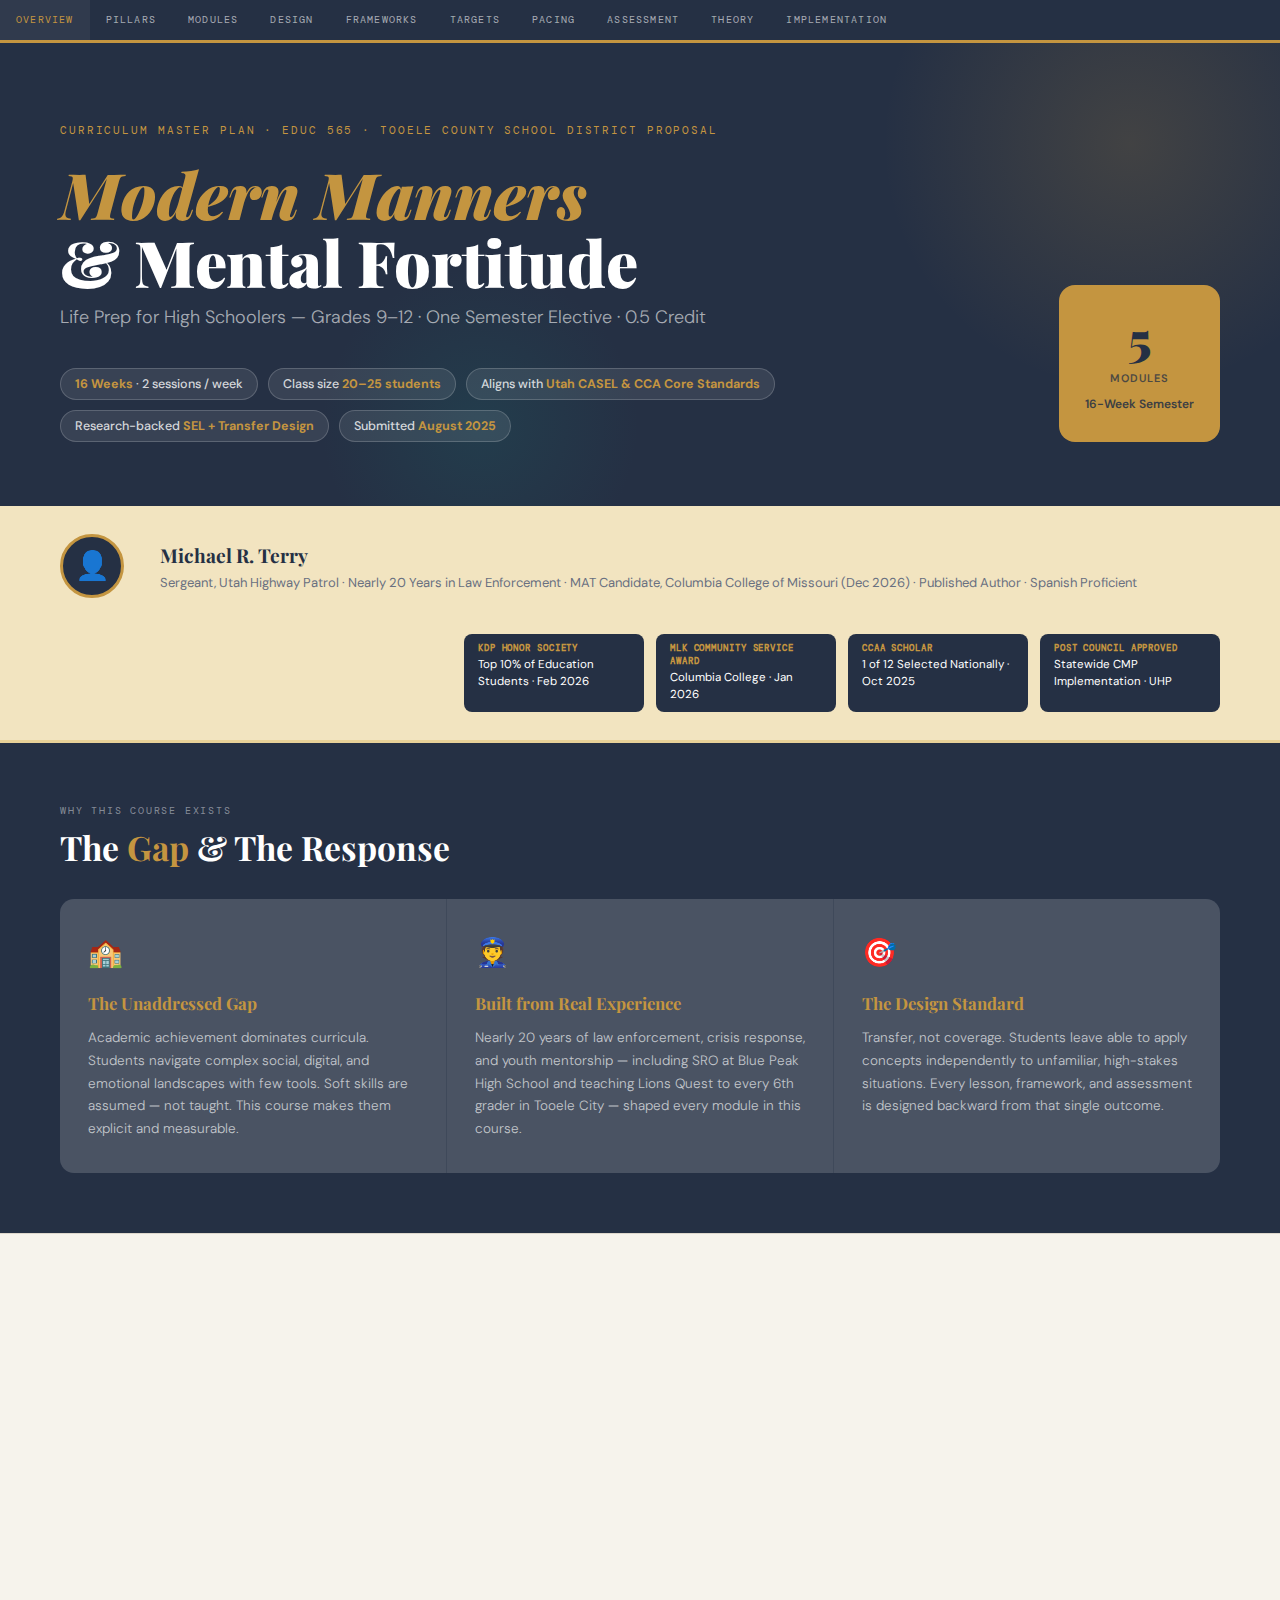
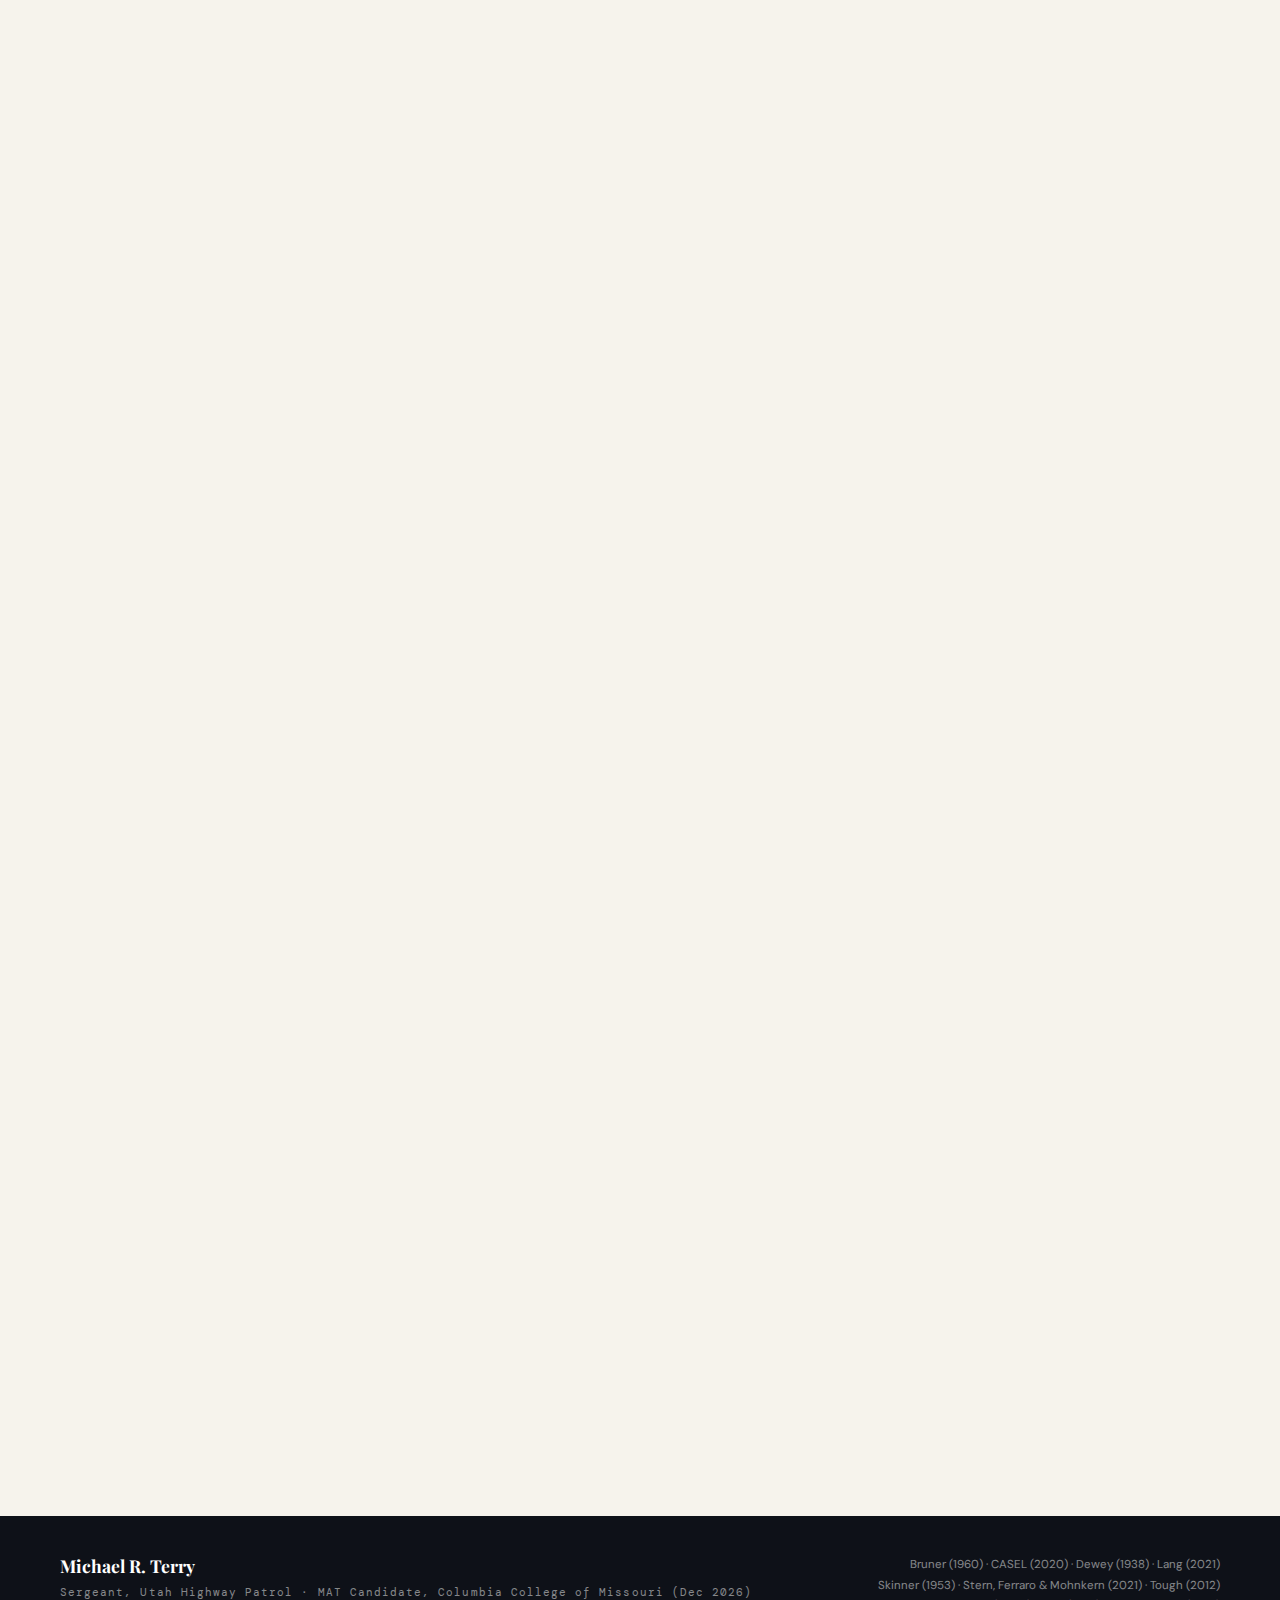
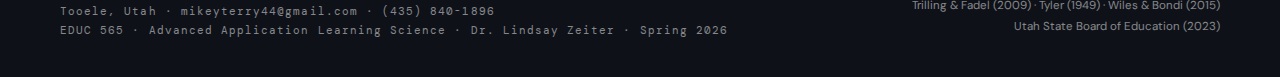
<file: index.html>
<!DOCTYPE html>
<html lang="en">
<head>
<meta charset="UTF-8">
<meta name="viewport" content="width=device-width, initial-scale=1.0">
<title>Modern Manners & Mental Fortitude — Full Curriculum Infographic</title>
<link href="https://fonts.googleapis.com/css2?family=Playfair+Display:ital,wght@0,700;0,900;1,700&family=DM+Sans:ital,wght@0,300;0,400;0,500;0,600;1,400&family=DM+Mono:wght@400;500&display=swap" rel="stylesheet">
<style>
:root {
  --ink:      #0e1118;
  --paper:    #f6f3ec;
  --slate:    #253044;
  --slate2:   #344159;
  --gold:     #c49540;
  --gold-lt:  #f2e4c0;
  --gold-dim: #e8d198;
  --teal:     #1b6b6b;
  --teal-lt:  #cce9e9;
  --rust:     #b0432e;
  --rust-lt:  #f3dbd5;
  --sage:     #456640;
  --sage-lt:  #d8ecd5;
  --plum:     #5c3d6e;
  --plum-lt:  #e5d8ef;
  --muted:    #697080;
  --rule:     #ddd7cc;
  --white:    #ffffff;
}
* { box-sizing: border-box; margin: 0; padding: 0; }
html { scroll-behavior: smooth; }
body { background: var(--paper); color: var(--ink); font-family: 'DM Sans', sans-serif; font-size: 15px; line-height: 1.6; }

nav { position: sticky; top: 0; z-index: 100; background: var(--slate); display: flex; flex-wrap: wrap; border-bottom: 3px solid var(--gold); }
nav a { color: rgba(255,255,255,.6); text-decoration: none; font-family: 'DM Mono', monospace; font-size: 10px; letter-spacing: .12em; text-transform: uppercase; padding: 12px 16px; transition: color .2s, background .2s; white-space: nowrap; }
nav a:hover { color: var(--gold); background: rgba(255,255,255,.05); }

.hero { background: var(--slate); padding: 80px 60px 64px; position: relative; overflow: hidden; }
.hero::before { content: ''; position: absolute; width: 500px; height: 500px; top: -150px; right: -100px; border-radius: 50%; background: radial-gradient(circle, rgba(196,149,64,.18) 0%, transparent 70%); pointer-events: none; }
.hero::after { content: ''; position: absolute; width: 320px; height: 320px; bottom: -80px; left: 25%; border-radius: 50%; background: radial-gradient(circle, rgba(27,107,107,.22) 0%, transparent 70%); pointer-events: none; }
.hero-layout { display: grid; grid-template-columns: 1fr auto; gap: 48px; align-items: end; position: relative; z-index: 1; }
.hero-eyebrow { font-family: 'DM Mono', monospace; font-size: 10.5px; letter-spacing: .18em; text-transform: uppercase; color: var(--gold); margin-bottom: 20px; }
.hero h1 { font-family: 'Playfair Display', serif; font-size: clamp(2.4rem, 5vw, 4.2rem); font-weight: 900; line-height: 1.06; color: #fff; margin-bottom: 8px; }
.hero h1 em { font-style: italic; color: var(--gold); }
.hero-tagline { font-size: 18px; color: rgba(255,255,255,.6); font-weight: 300; margin-bottom: 36px; }
.hero-chips { display: flex; flex-wrap: wrap; gap: 10px; }
.chip { background: rgba(255,255,255,.09); border: 1px solid rgba(255,255,255,.18); border-radius: 40px; padding: 5px 14px; font-size: 12.5px; color: rgba(255,255,255,.8); font-weight: 500; }
.chip strong { color: var(--gold); }
.hero-badge { background: var(--gold); color: var(--slate); border-radius: 16px; padding: 28px 26px; text-align: center; min-width: 160px; flex-shrink: 0; }
.badge-num { font-family: 'Playfair Display', serif; font-size: 3rem; font-weight: 900; line-height: 1; display: block; margin-bottom: 4px; }
.badge-label { font-size: 11px; font-weight: 600; text-transform: uppercase; letter-spacing: .10em; opacity: .75; }
.badge-sub { font-size: 12px; font-weight: 600; margin-top: 6px; opacity: .85; }

.inst-strip { background: var(--gold-lt); border-bottom: 3px solid var(--gold-dim); padding: 28px 60px; display: flex; align-items: center; gap: 36px; flex-wrap: wrap; }
.inst-avatar { width: 64px; height: 64px; border-radius: 50%; background: var(--slate); display: flex; align-items: center; justify-content: center; font-size: 28px; flex-shrink: 0; border: 3px solid var(--gold); }
.inst-name { font-family: 'Playfair Display', serif; font-size: 1.2rem; font-weight: 700; color: var(--slate); }
.inst-titles { font-size: 13px; color: var(--muted); margin-top: 3px; line-height: 1.5; }
.inst-awards { margin-left: auto; display: flex; gap: 12px; flex-wrap: wrap; }
.award-pill { background: var(--slate); color: #fff; border-radius: 8px; padding: 8px 14px; font-size: 11.5px; line-height: 1.45; max-width: 180px; }
.award-pill strong { display: block; color: var(--gold); font-family: 'DM Mono', monospace; font-size: 9px; letter-spacing: .10em; text-transform: uppercase; margin-bottom: 2px; }

.section { padding: 60px; border-bottom: 1px solid var(--rule); }
.section.alt { background: var(--white); }
.section.dark { background: var(--slate); color: #fff; }
.section.gold-bg { background: var(--gold-lt); }
.section-label { font-family: 'DM Mono', monospace; font-size: 10px; letter-spacing: .18em; text-transform: uppercase; color: var(--muted); margin-bottom: 8px; }
.section.dark .section-label { color: rgba(255,255,255,.45); }
.section-title { font-family: 'Playfair Display', serif; font-size: clamp(1.5rem, 3vw, 2.1rem); font-weight: 700; line-height: 1.2; color: var(--slate); margin-bottom: 32px; }
.section.dark .section-title { color: #fff; }
.accent { color: var(--gold); }
.accent-rust { color: var(--rust); }

.rat-grid { display: grid; grid-template-columns: repeat(3, 1fr); gap: 1px; background: rgba(255,255,255,.12); border-radius: 14px; overflow: hidden; }
.rat-cell { background: rgba(255,255,255,.06); padding: 32px 28px; }
.rat-icon { font-size: 28px; margin-bottom: 14px; }
.rat-title { font-family: 'Playfair Display', serif; font-size: 1.05rem; font-weight: 700; color: var(--gold); margin-bottom: 10px; }
.rat-body { font-size: 13.5px; color: rgba(255,255,255,.68); line-height: 1.7; font-weight: 300; }

.pillars-grid { display: grid; grid-template-columns: repeat(4, 1fr); gap: 18px; }
.pillar { border-radius: 14px; padding: 28px 22px 24px; position: relative; overflow: hidden; border: 1.5px solid transparent; transition: transform .2s, box-shadow .2s; }
.pillar:hover { transform: translateY(-4px); box-shadow: 0 14px 36px rgba(0,0,0,.10); }
.pillar.p-teal { background: var(--teal-lt); border-color: var(--teal); }
.pillar.p-rust { background: var(--rust-lt); border-color: var(--rust); }
.pillar.p-gold { background: var(--gold-lt); border-color: var(--gold); }
.pillar.p-sage { background: var(--sage-lt); border-color: var(--sage); }
.pillar-wm { font-family: 'Playfair Display', serif; font-size: 5rem; font-weight: 900; line-height: 1; position: absolute; top: 8px; right: 12px; opacity: .09; }
.pillar.p-teal .pillar-wm { color: var(--teal); }
.pillar.p-rust .pillar-wm { color: var(--rust); }
.pillar.p-gold .pillar-wm { color: var(--gold); }
.pillar.p-sage .pillar-wm { color: var(--sage); }
.pillar-icon { font-size: 26px; margin-bottom: 12px; }
.pillar-title { font-family: 'Playfair Display', serif; font-size: 1.05rem; font-weight: 700; color: var(--slate); margin-bottom: 10px; }
.pillar-body { font-size: 13px; color: var(--muted); line-height: 1.65; }
.pillar-subs { margin-top: 14px; display: flex; flex-direction: column; gap: 5px; }
.sub-tag { font-size: 11.5px; color: var(--muted); padding-left: 0; border-top: 1px solid var(--rule); padding-top: 5px; }
.sub-tag::before { content: '→ '; opacity: .5; }

.cq-grid { display: grid; grid-template-columns: 1fr 1fr; gap: 16px; }
.cq-card { background: var(--white); border-radius: 12px; padding: 24px 26px; border-left: 5px solid var(--gold); box-shadow: 0 2px 10px rgba(0,0,0,.05); }
.cq-card p { font-family: 'Playfair Display', serif; font-size: 1.05rem; font-style: italic; color: var(--slate); line-height: 1.55; }
.cq-card p::before { content: '"'; color: var(--gold); }
.cq-card p::after { content: '"'; color: var(--gold); }

.modules-grid { display: grid; grid-template-columns: repeat(5, 1fr); gap: 14px; }
.module-card { background: var(--white); border-radius: 12px; padding: 22px 18px; box-shadow: 0 2px 10px rgba(0,0,0,.04); transition: transform .2s; }
.module-card:nth-child(1) { border-top: 4px solid var(--gold); }
.module-card:nth-child(2) { border-top: 4px solid var(--teal); }
.module-card:nth-child(3) { border-top: 4px solid var(--rust); }
.module-card:nth-child(4) { border-top: 4px solid var(--sage); }
.module-card:nth-child(5) { border-top: 4px solid var(--plum); }
.module-card:hover { transform: translateY(-3px); }
.module-num { font-family: 'DM Mono', monospace; font-size: 10px; letter-spacing: .12em; text-transform: uppercase; color: var(--muted); margin-bottom: 6px; }
.module-icon { font-size: 24px; margin-bottom: 10px; }
.module-title { font-family: 'Playfair Display', serif; font-size: .95rem; font-weight: 700; color: var(--slate); margin-bottom: 10px; }
.module-topics { display: flex; flex-direction: column; gap: 5px; }
.module-topic { font-size: 12px; color: var(--muted); padding-left: 12px; position: relative; line-height: 1.5; }
.module-topic::before { content: '·'; position: absolute; left: 3px; color: var(--gold); font-weight: 700; }

.spiral-wrapper { display: grid; grid-template-columns: 200px 1fr; gap: 32px; align-items: center; }
.spiral-diagram { display: flex; flex-direction: column; gap: 8px; }
.spiral-ring { height: 44px; border-radius: 0 22px 22px 0; display: flex; align-items: center; padding: 0 18px 0 14px; font-size: 12px; font-weight: 600; color: white; white-space: nowrap; }
.spiral-ring:nth-child(1) { width: 100%; background: var(--teal); }
.spiral-ring:nth-child(2) { width: 133%; background: var(--gold); color: var(--slate); }
.spiral-ring:nth-child(3) { width: 166%; background: var(--rust); }
.spiral-ring:nth-child(4) { width: 200%; background: var(--slate); }
.spiral-label { font-size: 10.5px; color: var(--muted); font-family: 'DM Mono', monospace; letter-spacing: .10em; text-transform: uppercase; margin-top: 8px; }
.spiral-desc-col { display: flex; flex-direction: column; gap: 12px; }
.spiral-item { background: var(--white); border-radius: 10px; padding: 16px 20px; border-left: 4px solid var(--rule); font-size: 13.5px; color: var(--ink); line-height: 1.6; }
.spiral-item strong { font-weight: 600; color: var(--slate); display: block; margin-bottom: 3px; }

.timeline-outer { overflow-x: auto; }
.timeline-track { display: flex; position: relative; min-width: 700px; padding-top: 56px; }
.timeline-line { position: absolute; top: 24px; left: 11px; right: 0; height: 3px; background: linear-gradient(90deg, var(--teal), var(--gold), var(--rust), var(--sage), var(--slate)); border-radius: 3px; }
.phase { flex: 1; padding-right: 18px; position: relative; }
.phase:last-child { padding-right: 0; }
.phase-dot { position: absolute; top: -44px; left: 0; width: 22px; height: 22px; border-radius: 50%; border: 3px solid var(--paper); box-shadow: 0 0 0 2px currentColor; }
.phase:nth-child(1) .phase-dot { color: var(--teal); background: var(--teal); }
.phase:nth-child(2) .phase-dot { color: var(--gold); background: var(--gold); }
.phase:nth-child(3) .phase-dot { color: var(--rust); background: var(--rust); }
.phase:nth-child(4) .phase-dot { color: var(--sage); background: var(--sage); }
.phase:nth-child(5) .phase-dot { color: var(--slate); background: var(--slate); }
.phase-days { font-family: 'DM Mono', monospace; font-size: 9.5px; letter-spacing: .10em; text-transform: uppercase; color: var(--muted); margin-bottom: 5px; }
.phase-name { font-family: 'Playfair Display', serif; font-size: 1rem; font-weight: 700; color: var(--slate); margin-bottom: 8px; }
.phase-desc { font-size: 12.5px; color: var(--muted); line-height: 1.65; }
.phase-tools { margin-top: 10px; display: flex; flex-direction: column; gap: 4px; }
.phase-tool { font-size: 11.5px; color: var(--muted); padding-left: 10px; position: relative; }
.phase-tool::before { content: '▸'; position: absolute; left: 0; color: var(--gold); font-size: 9px; top: 2px; }

.fw-row { display: grid; grid-template-columns: 1fr 1fr; gap: 24px; }
.fw-card { background: var(--white); border-radius: 14px; padding: 30px 28px; border: 1px solid var(--rule); box-shadow: 0 2px 14px rgba(0,0,0,.04); }
.fw-header { display: flex; align-items: flex-start; gap: 14px; margin-bottom: 22px; padding-bottom: 18px; border-bottom: 1px solid var(--rule); }
.fw-badge { width: 48px; height: 48px; border-radius: 12px; display: flex; align-items: center; justify-content: center; font-size: 22px; flex-shrink: 0; }
.fw-badge.teal { background: var(--teal-lt); }
.fw-badge.rust { background: var(--rust-lt); }
.fw-title { font-family: 'Playfair Display', serif; font-size: 1.1rem; font-weight: 700; color: var(--slate); line-height: 1.3; margin-bottom: 3px; }
.fw-subtitle { font-size: 12.5px; color: var(--muted); }
.fw-steps { display: flex; flex-direction: column; gap: 12px; }
.fw-step { display: flex; align-items: flex-start; gap: 12px; }
.fw-letter { font-family: 'Playfair Display', serif; font-size: 1.6rem; font-weight: 900; line-height: 1; min-width: 28px; padding-top: 1px; }
.fw-letter.teal { color: var(--teal); }
.fw-letter.rust { color: var(--rust); }
.fw-step-body { font-size: 13.5px; line-height: 1.55; }
.fw-step-body strong { color: var(--slate); }
.fw-step-body span { color: var(--muted); }

.targets-list { display: flex; flex-direction: column; gap: 12px; }
.t-row { display: flex; align-items: flex-start; gap: 18px; background: var(--white); padding: 18px 22px; border-radius: 10px; border: 1px solid var(--rule); transition: border-color .2s; }
.t-row:hover { border-color: var(--gold); }
.t-num { font-family: 'Playfair Display', serif; font-size: 2rem; font-weight: 900; color: var(--gold); line-height: 1; min-width: 36px; padding-top: 2px; }
.t-text { font-size: 14px; color: var(--ink); line-height: 1.65; flex: 1; }
.t-tag { margin-left: auto; flex-shrink: 0; font-family: 'DM Mono', monospace; font-size: 10.5px; padding: 4px 10px; border-radius: 20px; background: var(--gold-lt); color: var(--gold); font-weight: 500; align-self: center; white-space: nowrap; }

.contexts-grid { display: grid; grid-template-columns: repeat(4, 1fr); gap: 16px; }
.ctx-card { background: var(--slate); border-radius: 14px; padding: 28px 22px; text-align: center; transition: transform .2s, box-shadow .2s; border-bottom: 4px solid transparent; }
.ctx-card:nth-child(1) { border-color: var(--teal); }
.ctx-card:nth-child(2) { border-color: var(--gold); }
.ctx-card:nth-child(3) { border-color: var(--rust); }
.ctx-card:nth-child(4) { border-color: var(--sage); }
.ctx-card:hover { transform: translateY(-4px); box-shadow: 0 16px 36px rgba(0,0,0,.22); }
.ctx-icon { font-size: 34px; margin-bottom: 12px; }
.ctx-name { font-family: 'Playfair Display', serif; font-size: 1rem; font-weight: 700; color: #fff; margin-bottom: 8px; }
.ctx-desc { font-size: 12.5px; color: rgba(255,255,255,.6); line-height: 1.65; font-weight: 300; }

.lit-row { display: grid; grid-template-columns: repeat(4, 1fr); gap: 14px; }
.lit-card { padding: 22px 18px; border-radius: 12px; border: 1.5px solid var(--rule); background: var(--paper); transition: border-color .2s, transform .2s; }
.lit-card:hover { border-color: var(--gold); transform: translateY(-2px); }
.lit-icon { font-size: 24px; margin-bottom: 10px; }
.lit-name { font-family: 'Playfair Display', serif; font-size: .95rem; font-weight: 700; color: var(--slate); margin-bottom: 7px; }
.lit-desc { font-size: 12.5px; color: var(--muted); line-height: 1.65; }

.pacing-grid { display: grid; grid-template-columns: repeat(4, 1fr); gap: 10px; }
.wk { background: var(--white); border-radius: 10px; padding: 14px 16px; border: 1px solid var(--rule); transition: border-color .2s; position: relative; }
.wk:hover { border-color: var(--gold); }
.wk.milestone { border-color: var(--rust); background: var(--rust-lt); }
.wk-num { font-family: 'DM Mono', monospace; font-size: 9.5px; letter-spacing: .12em; text-transform: uppercase; color: var(--muted); margin-bottom: 5px; }
.wk.milestone .wk-num { color: var(--rust); }
.wk-text { font-size: 12.5px; color: var(--ink); line-height: 1.55; font-weight: 500; }
.wk-dot { position: absolute; top: 10px; right: 10px; width: 8px; height: 8px; border-radius: 50%; background: var(--gold); opacity: .5; }
.wk.milestone .wk-dot { background: var(--rust); opacity: 1; }

.assess-list { display: flex; flex-direction: column; gap: 12px; }
.assess-row { display: grid; grid-template-columns: 26px 180px 100px 1fr 120px; gap: 18px; align-items: start; background: var(--white); padding: 16px 22px; border-radius: 10px; border: 1px solid var(--rule); }
.assess-row.hdr { background: var(--slate); border: none; font-family: 'DM Mono', monospace; font-size: 9.5px; letter-spacing: .12em; text-transform: uppercase; color: rgba(255,255,255,.55); padding: 12px 22px; }
.a-icon { font-size: 18px; padding-top: 1px; }
.a-name { font-size: 13.5px; font-weight: 600; color: var(--slate); line-height: 1.45; }
.a-badge { font-family: 'DM Mono', monospace; font-size: 10.5px; padding: 4px 10px; border-radius: 20px; font-weight: 500; width: fit-content; white-space: nowrap; }
.a-badge.f { background: var(--teal-lt); color: var(--teal); }
.a-badge.s { background: var(--rust-lt); color: var(--rust); }
.a-desc { font-size: 13px; color: var(--muted); line-height: 1.65; }
.a-targets { font-family: 'DM Mono', monospace; font-size: 12px; color: var(--gold); font-weight: 500; text-align: right; }

.rubric-table { width: 100%; border-collapse: collapse; font-size: 13px; background: var(--white); border-radius: 12px; overflow: hidden; box-shadow: 0 2px 12px rgba(0,0,0,.05); }
.rubric-table thead th { background: var(--slate); color: #fff; padding: 14px 16px; text-align: left; font-family: 'DM Mono', monospace; font-size: 10px; letter-spacing: .12em; text-transform: uppercase; font-weight: 400; }
.rubric-table thead th.col-e { color: var(--gold); }
.rubric-table thead th.col-m { color: var(--teal-lt); }
.rubric-table thead th.col-n { color: rgba(255,255,255,.5); }
.rubric-table tbody tr { border-bottom: 1px solid var(--rule); }
.rubric-table tbody tr:last-child { border-bottom: none; }
.rubric-table tbody td { padding: 13px 16px; vertical-align: top; line-height: 1.6; }
.rubric-table tbody td:first-child { font-weight: 600; color: var(--slate); }
.rubric-table tbody tr:nth-child(even) td { background: var(--paper); }

.scenario-box { background: var(--rust-lt); border-left: 6px solid var(--rust); border-radius: 0 14px 14px 0; padding: 36px 40px; }
.scenario-box h3 { font-family: 'Playfair Display', serif; font-size: 1.3rem; font-weight: 700; color: var(--slate); margin-bottom: 14px; }
.scenario-body { font-size: 14px; color: var(--ink); line-height: 1.75; margin-bottom: 20px; }
.s-tags { display: flex; flex-wrap: wrap; gap: 8px; }
.s-tag { background: var(--rust); color: #fff; border-radius: 20px; padding: 5px 15px; font-size: 12.5px; font-weight: 500; }

.journal-grid { display: grid; grid-template-columns: repeat(5, 1fr); gap: 12px; }
.j-card { background: var(--white); border-radius: 12px; padding: 20px 18px; border: 1px solid var(--rule); border-top: 4px solid var(--gold); }
.j-icon { font-size: 22px; margin-bottom: 10px; }
.j-prompt { font-size: 13px; font-style: italic; color: var(--slate); line-height: 1.6; font-family: 'Playfair Display', serif; }

.theory-grid { display: grid; grid-template-columns: repeat(4, 1fr); gap: 16px; }
.theory-card { background: var(--white); border-radius: 12px; padding: 22px 20px; border-top: 4px solid var(--gold); box-shadow: 0 2px 10px rgba(0,0,0,.04); }
.theory-author { font-family: 'DM Mono', monospace; font-size: 10px; letter-spacing: .10em; color: var(--gold); text-transform: uppercase; margin-bottom: 6px; }
.theory-title { font-family: 'Playfair Display', serif; font-size: .95rem; font-weight: 700; color: var(--slate); margin-bottom: 10px; }
.theory-body { font-size: 12.5px; color: var(--muted); line-height: 1.65; }

.impl-grid { display: grid; grid-template-columns: repeat(3, 1fr); gap: 20px; }
.impl-card { padding: 26px 24px; border-radius: 12px; border: 1px solid var(--rule); background: var(--white); }
.impl-icon { font-size: 26px; margin-bottom: 12px; }
.impl-title { font-family: 'Playfair Display', serif; font-size: 1rem; font-weight: 700; color: var(--slate); margin-bottom: 12px; }
.impl-items { display: flex; flex-direction: column; gap: 6px; }
.impl-item { font-size: 13px; color: var(--muted); line-height: 1.55; padding-left: 14px; position: relative; }
.impl-item::before { content: '→'; position: absolute; left: 0; color: var(--gold); font-size: 11px; top: 2px; }

.eval-grid { display: flex; flex-direction: column; gap: 12px; }
.eval-row { display: grid; grid-template-columns: 260px 1fr; gap: 20px; align-items: center; background: var(--white); padding: 16px 22px; border-radius: 10px; border: 1px solid var(--rule); }
.eval-goal { font-size: 13.5px; font-weight: 600; color: var(--slate); line-height: 1.5; }
.eval-method { font-size: 13px; color: var(--muted); line-height: 1.6; padding-left: 18px; border-left: 3px solid var(--gold); }

.budget-grid { display: grid; grid-template-columns: repeat(4, 1fr); gap: 14px; margin-bottom: 20px; }
.budget-card { background: var(--white); border-radius: 12px; padding: 20px 18px; border: 1px solid var(--rule); text-align: center; transition: border-color .2s; }
.budget-card:hover { border-color: var(--gold); }
.budget-amt { font-family: 'Playfair Display', serif; font-size: 1.7rem; font-weight: 900; color: var(--slate); line-height: 1; margin-bottom: 6px; }
.budget-cat { font-size: 12.5px; color: var(--muted); line-height: 1.5; }
.budget-total { background: var(--slate); color: #fff; border-radius: 12px; padding: 20px 28px; display: flex; justify-content: space-between; align-items: center; }
.budget-total-label { font-size: 14px; font-weight: 600; }
.budget-total-amt { font-family: 'Playfair Display', serif; font-size: 2rem; font-weight: 900; color: var(--gold); }

footer { background: var(--ink); color: rgba(255,255,255,.5); padding: 36px 60px; display: grid; grid-template-columns: 1fr auto; gap: 24px; align-items: center; }
.footer-name { font-family: 'Playfair Display', serif; font-size: 1.1rem; color: #fff; font-weight: 700; margin-bottom: 4px; }
.footer-meta { font-family: 'DM Mono', monospace; font-size: 10.5px; letter-spacing: .10em; line-height: 1.8; }
.footer-refs { font-size: 11.5px; line-height: 1.8; text-align: right; max-width: 400px; }

.fade { opacity: 0; transform: translateY(20px); transition: opacity .5s ease, transform .5s ease; }
.fade.in { opacity: 1; transform: translateY(0); }

@media (max-width: 900px) {
  .section, .hero { padding: 40px 24px; }
  .inst-strip { padding: 24px; }
  .hero-layout { grid-template-columns: 1fr; }
  .hero-badge { display: none; }
  .pillars-grid, .modules-grid, .contexts-grid, .lit-row, .theory-grid, .pacing-grid, .journal-grid, .budget-grid { grid-template-columns: 1fr 1fr; }
  .rat-grid, .fw-row, .impl-grid, .spiral-wrapper { grid-template-columns: 1fr; }
  .assess-row { grid-template-columns: 1fr 1fr; }
  .assess-row.hdr { display: none; }
  .eval-row { grid-template-columns: 1fr; }
  footer { grid-template-columns: 1fr; }
  .footer-refs { text-align: left; }
}
</style>
</head>
<body>

<nav>
  <a href="#overview">Overview</a>
  <a href="#pillars">Pillars</a>
  <a href="#modules">Modules</a>
  <a href="#design">Design</a>
  <a href="#frameworks">Frameworks</a>
  <a href="#targets">Targets</a>
  <a href="#pacing">Pacing</a>
  <a href="#assessment">Assessment</a>
  <a href="#theory">Theory</a>
  <a href="#implementation">Implementation</a>
</nav>

<!-- HERO -->
<header class="hero" id="overview">
  <div class="hero-layout">
    <div>
      <p class="hero-eyebrow">Curriculum Master Plan · EDUC 565 · Tooele County School District Proposal</p>
      <h1><em>Modern Manners</em><br>&amp; Mental Fortitude</h1>
      <p class="hero-tagline">Life Prep for High Schoolers — Grades 9–12 · One Semester Elective · 0.5 Credit</p>
      <div class="hero-chips">
        <div class="chip"><strong>16 Weeks</strong> · 2 sessions / week</div>
        <div class="chip">Class size <strong>20–25 students</strong></div>
        <div class="chip">Aligns with <strong>Utah CASEL &amp; CCA Core Standards</strong></div>
        <div class="chip">Research-backed <strong>SEL + Transfer Design</strong></div>
        <div class="chip">Submitted <strong>August 2025</strong></div>
      </div>
    </div>
    <div class="hero-badge">
      <span class="badge-num">5</span>
      <span class="badge-label">Modules</span>
      <div class="badge-sub">16-Week Semester</div>
    </div>
  </div>
</header>

<!-- INSTRUCTOR STRIP -->
<div class="inst-strip">
  <div class="inst-avatar">👤</div>
  <div>
    <div class="inst-name">Michael R. Terry</div>
    <div class="inst-titles">Sergeant, Utah Highway Patrol · Nearly 20 Years in Law Enforcement · MAT Candidate, Columbia College of Missouri (Dec 2026) · Published Author · Spanish Proficient</div>
  </div>
  <div class="inst-awards">
    <div class="award-pill"><strong>KDP Honor Society</strong>Top 10% of Education Students · Feb 2026</div>
    <div class="award-pill"><strong>MLK Community Service Award</strong>Columbia College · Jan 2026</div>
    <div class="award-pill"><strong>CCAA Scholar</strong>1 of 12 Selected Nationally · Oct 2025</div>
    <div class="award-pill"><strong>POST Council Approved</strong>Statewide CMP Implementation · UHP</div>
  </div>
</div>

<!-- RATIONALE -->
<section class="section dark fade" id="rationale">
  <p class="section-label">Why This Course Exists</p>
  <h2 class="section-title">The <span class="accent">Gap</span> &amp; The Response</h2>
  <div class="rat-grid">
    <div class="rat-cell fade"><div class="rat-icon">🏫</div><div class="rat-title">The Unaddressed Gap</div><div class="rat-body">Academic achievement dominates curricula. Students navigate complex social, digital, and emotional landscapes with few tools. Soft skills are assumed — not taught. This course makes them explicit and measurable.</div></div>
    <div class="rat-cell fade"><div class="rat-icon">👮</div><div class="rat-title">Built from Real Experience</div><div class="rat-body">Nearly 20 years of law enforcement, crisis response, and youth mentorship — including SRO at Blue Peak High School and teaching Lions Quest to every 6th grader in Tooele City — shaped every module in this course.</div></div>
    <div class="rat-cell fade"><div class="rat-icon">🎯</div><div class="rat-title">The Design Standard</div><div class="rat-body">Transfer, not coverage. Students leave able to apply concepts independently to unfamiliar, high-stakes situations. Every lesson, framework, and assessment is designed backward from that single outcome.</div></div>
  </div>
</section>

<!-- PILLARS -->
<section class="section fade" id="pillars">
  <p class="section-label">Anchoring Concepts</p>
  <h2 class="section-title">Four Core <span class="accent">Pillars</span></h2>
  <div class="pillars-grid">
    <div class="pillar p-teal fade"><div class="pillar-wm">01</div><div class="pillar-icon">🤝</div><div class="pillar-title">Respectful Communication</div><div class="pillar-body">Tone, body language, active listening, I-statements, and repair moves across every context — school, workplace, community, and digital.</div><div class="pillar-subs"><div class="sub-tag">Eye contact &amp; nonverbal cues</div><div class="sub-tag">Conflict repair steps</div><div class="sub-tag">Authority &amp; feedback response</div></div></div>
    <div class="pillar p-rust fade"><div class="pillar-wm">02</div><div class="pillar-icon">🧘</div><div class="pillar-title">Emotional Regulation</div><div class="pillar-body">Identifying triggers, managing stress, and applying the Pause–Label–Reframe–Respond routine as a performance skill — not a therapy tool.</div><div class="pillar-subs"><div class="sub-tag">Escalation vs. de-escalation</div><div class="sub-tag">Peer pressure &amp; belonging</div><div class="sub-tag">Mindfulness &amp; grounding</div></div></div>
    <div class="pillar p-gold fade"><div class="pillar-wm">03</div><div class="pillar-icon">⚖️</div><div class="pillar-title">Decision-Making Under Pressure</div><div class="pillar-body">Pause–Options–Consequences–Choose: a structured four-step framework applied across scenarios with competing priorities and real stakes.</div><div class="pillar-subs"><div class="sub-tag">Consequence mapping</div><div class="sub-tag">Short vs. long-term thinking</div><div class="sub-tag">Digital permanence</div></div></div>
    <div class="pillar p-sage fade"><div class="pillar-wm">04</div><div class="pillar-icon">🔁</div><div class="pillar-title">Accountability &amp; Repair</div><div class="pillar-body">Own it, fix it, follow through. How accountability builds trust and long-term opportunity — and why repair after a mistake is a strength.</div><div class="pillar-subs"><div class="sub-tag">Integrity &amp; follow-through</div><div class="sub-tag">Personal growth targets</div><div class="sub-tag">Self-assessment cycles</div></div></div>
  </div>
</section>

<!-- COMPELLING QUESTIONS -->
<section class="section alt gold-bg fade">
  <p class="section-label">Unit Inquiry</p>
  <h2 class="section-title">Compelling <span class="accent">Questions</span></h2>
  <div class="cq-grid">
    <div class="cq-card fade"><p>How do my everyday choices shape how others trust me — and the opportunities I get?</p></div>
    <div class="cq-card fade"><p>What does respect look like when no one is watching?</p></div>
    <div class="cq-card fade"><p>Why do strong emotions make good decisions harder — and what can I do about it in the moment?</p></div>
    <div class="cq-card fade"><p>How should my behavior change depending on context: friend group, classroom, workplace, or online?</p></div>
  </div>
</section>

<!-- 5 MODULES -->
<section class="section fade" id="modules">
  <p class="section-label">Content Strands</p>
  <h2 class="section-title">Five <span class="accent">Modules</span></h2>
  <div class="modules-grid">
    <div class="module-card fade"><div class="module-num">Module 01</div><div class="module-icon">🎩</div><div class="module-title">Modern Manners</div><div class="module-topics"><div class="module-topic">Eye contact &amp; greetings</div><div class="module-topic">Cell phone etiquette</div><div class="module-topic">Gratitude practices</div><div class="module-topic">Context-appropriate behavior</div></div></div>
    <div class="module-card fade"><div class="module-num">Module 02</div><div class="module-icon">🧠</div><div class="module-title">Emotional Intelligence</div><div class="module-topics"><div class="module-topic">Self-awareness &amp; triggers</div><div class="module-topic">Stress &amp; anxiety tools</div><div class="module-topic">Mindfulness basics</div><div class="module-topic">Regulation routines</div></div></div>
    <div class="module-card fade"><div class="module-num">Module 03</div><div class="module-icon">🕊️</div><div class="module-title">Conflict Navigation</div><div class="module-topics"><div class="module-topic">Disagreement without disrespect</div><div class="module-topic">Apologies &amp; repair</div><div class="module-topic">Boundaries</div><div class="module-topic">Peer mediation</div></div></div>
    <div class="module-card fade"><div class="module-num">Module 04</div><div class="module-icon">📱</div><div class="module-title">Digital Citizenship</div><div class="module-topics"><div class="module-topic">Online tone &amp; posting</div><div class="module-topic">Digital permanence</div><div class="module-topic">Reputation management</div><div class="module-topic">Privacy &amp; boundaries</div></div></div>
    <div class="module-card fade"><div class="module-num">Module 05</div><div class="module-icon">🌱</div><div class="module-title">Personal Growth</div><div class="module-topics"><div class="module-topic">Goal setting</div><div class="module-topic">Self-assessment</div><div class="module-topic">Integrity &amp; follow-through</div><div class="module-topic">Capstone project</div></div></div>
  </div>
</section>

<!-- SPIRAL CURRICULUM DESIGN -->
<section class="section alt fade" id="design">
  <p class="section-label">Curriculum Structure · Bruner (1960)</p>
  <h2 class="section-title">Spiral <span class="accent">Design</span></h2>
  <div class="spiral-wrapper">
    <div>
      <div class="spiral-diagram">
        <div class="spiral-ring">Introduce</div>
        <div class="spiral-ring">Reinforce</div>
        <div class="spiral-ring">Apply</div>
        <div class="spiral-ring">Transfer</div>
        <div class="spiral-label">Increasing Complexity →</div>
      </div>
    </div>
    <div class="spiral-desc-col">
      <div class="spiral-item fade"><strong>Weeks 1–2: Direct Instruction</strong>Core concepts introduced through mini-lessons, case studies, graphic organizers, and instructor modeling. Shared vocabulary built across the class.</div>
      <div class="spiral-item fade"><strong>Week 3: Simulation &amp; Role-Play</strong>Students apply learned skills in structured practice. Scenario prompts build fluency before independent application is expected.</div>
      <div class="spiral-item fade"><strong>Week 4: Collaborative Challenge &amp; Reflection</strong>Team-based tasks reinforce understanding. Reflection journals connect experience to concept and set goals for the next four-week cycle.</div>
      <div class="spiral-item fade"><strong>All Four Pillars Revisited Every Cycle</strong>Respect, regulation, decision-making, and accountability reappear in every module at increasing levels of complexity — exactly as Bruner's spiral model intended.</div>
    </div>
  </div>
</section>

<!-- UNIT STORYBOARD TIMELINE -->
<section class="section fade">
  <p class="section-label">Unit Storyboard · Stern et al. (2021)</p>
  <h2 class="section-title">How the <span class="accent">Unit Flows</span></h2>
  <div class="timeline-outer">
    <div class="timeline-track">
      <div class="timeline-line"></div>
      <div class="phase fade"><div class="phase-dot"></div><div class="phase-days">Days 1–4</div><div class="phase-name">Acquire</div><div class="phase-desc">Build shared vocabulary around all four anchoring concepts.</div><div class="phase-tools"><div class="phase-tool">Concept mapping</div><div class="phase-tool">Guided questioning</div><div class="phase-tool">Short video dilemmas</div><div class="phase-tool">Graphic organizers</div></div></div>
      <div class="phase fade"><div class="phase-dot"></div><div class="phase-days">Days 5–7</div><div class="phase-name">Connect</div><div class="phase-desc">Examine the relationship between emotions, choices, and consequences.</div><div class="phase-tools"><div class="phase-tool">Cause-effect charts</div><div class="phase-tool">Paired case studies</div><div class="phase-tool">Discussion protocols</div><div class="phase-tool">Reflection journals</div></div></div>
      <div class="phase fade"><div class="phase-dot"></div><div class="phase-days">Days 8–10</div><div class="phase-name">Similar Transfer</div><div class="phase-desc">Apply concepts to familiar school and peer scenarios.</div><div class="phase-tools"><div class="phase-tool">Role-play &amp; scenario cards</div><div class="phase-tool">Decision frameworks</div><div class="phase-tool">Peer feedback tools</div></div></div>
      <div class="phase fade"><div class="phase-dot"></div><div class="phase-days">Days 11–13</div><div class="phase-name">Dissimilar Transfer</div><div class="phase-desc">Apply independently to workplace, community, and digital contexts never practiced in class.</div><div class="phase-tools"><div class="phase-tool">Workplace case studies</div><div class="phase-tool">Digital dilemmas</div><div class="phase-tool">Reflective justification</div></div></div>
      <div class="phase fade"><div class="phase-dot"></div><div class="phase-days">Days 14–15</div><div class="phase-name">Student Action</div><div class="phase-desc">Culminating performance task with a real-world audience.</div><div class="phase-tools"><div class="phase-tool">Novel scenario response</div><div class="phase-tool">Justified decision + repair plan</div><div class="phase-tool">Authentic audience feedback</div></div></div>
    </div>
  </div>
</section>

<!-- FRAMEWORKS -->
<section class="section alt fade" id="frameworks">
  <p class="section-label">Student-Facing Thinking Tools</p>
  <h2 class="section-title">The Two <span class="accent">Frameworks</span></h2>
  <div class="fw-row">
    <div class="fw-card fade">
      <div class="fw-header"><div class="fw-badge teal">🧘</div><div><div class="fw-title">Regulation Routine</div><div class="fw-subtitle">Self-regulation under stress — used before decision-making</div></div></div>
      <div class="fw-steps">
        <div class="fw-step"><div class="fw-letter teal">P</div><div class="fw-step-body"><strong>Pause.</strong> <span>Stop the automatic reaction. Create space before responding.</span></div></div>
        <div class="fw-step"><div class="fw-letter teal">L</div><div class="fw-step-body"><strong>Label.</strong> <span>Name the emotion. What am I actually feeling right now?</span></div></div>
        <div class="fw-step"><div class="fw-letter teal">R</div><div class="fw-step-body"><strong>Reframe.</strong> <span>Shift perspective. What is actually happening vs. what I assumed?</span></div></div>
        <div class="fw-step"><div class="fw-letter teal">R</div><div class="fw-step-body"><strong>Respond.</strong> <span>Choose deliberately — aligned with values and context.</span></div></div>
      </div>
    </div>
    <div class="fw-card fade">
      <div class="fw-header"><div class="fw-badge rust">⚖️</div><div><div class="fw-title">Decision-Making Framework</div><div class="fw-subtitle">Structured choice-making under pressure and competing priorities</div></div></div>
      <div class="fw-steps">
        <div class="fw-step"><div class="fw-letter rust">P</div><div class="fw-step-body"><strong>Pause.</strong> <span>Regulate first. Good decisions require cognitive space.</span></div></div>
        <div class="fw-step"><div class="fw-letter rust">O</div><div class="fw-step-body"><strong>Options.</strong> <span>Identify multiple possible responses. What are my real choices?</span></div></div>
        <div class="fw-step"><div class="fw-letter rust">C</div><div class="fw-step-body"><strong>Consequences.</strong> <span>Evaluate short and long-term outcomes. Who is affected and how?</span></div></div>
        <div class="fw-step"><div class="fw-letter rust">C</div><div class="fw-step-body"><strong>Choose.</strong> <span>Select a response and justify it. Be able to explain the reasoning.</span></div></div>
      </div>
    </div>
  </div>
</section>

<!-- LEARNING TARGETS -->
<section class="section fade" id="targets">
  <p class="section-label">Learning Standards &amp; Objectives</p>
  <h2 class="section-title">What Students Will <span class="accent">Be Able to Do</span></h2>
  <div class="targets-list">
    <div class="t-row fade"><div class="t-num">1</div><div class="t-text">Recognize and actively use respectful communication approaches across school, community, workplace, and digital contexts.</div><div class="t-tag">Module 1, 3</div></div>
    <div class="t-row fade"><div class="t-num">2</div><div class="t-text">Use a decision-making framework (Pause–Options–Consequences–Choose) to analyze scenarios and justify choices with evidence and likely consequences.</div><div class="t-tag">Module 2, 3</div></div>
    <div class="t-row fade"><div class="t-num">3</div><div class="t-text">Apply self-regulation strategies (Pause–Label–Reframe–Respond) during conflict or stress, using the routine as a performance skill, not a therapeutic one.</div><div class="t-tag">Module 2</div></div>
    <div class="t-row fade"><div class="t-num">4</div><div class="t-text">Navigate digital and in-person etiquette with attention to permanence, reputation, and audience — in school, community, and online settings.</div><div class="t-tag">Module 4</div></div>
    <div class="t-row fade"><div class="t-num">5</div><div class="t-text">Explain how accountability — owning a mistake, repairing it, and following through — builds trust and long-term opportunity.</div><div class="t-tag">Module 5</div></div>
    <div class="t-row fade"><div class="t-num">6</div><div class="t-text">Establish personal growth targets, monitor progress through self-assessment, and independently transfer all skills to an unfamiliar, high-stakes scenario.</div><div class="t-tag">Module 5</div></div>
  </div>
</section>

<!-- TRANSFER CONTEXTS -->
<section class="section alt fade">
  <p class="section-label">Real-World Application</p>
  <h2 class="section-title">Where Students <span class="accent">Transfer</span></h2>
  <div class="contexts-grid">
    <div class="ctx-card fade"><div class="ctx-icon">🏫</div><div class="ctx-name">School &amp; Community</div><div class="ctx-desc">Respectful language, follow-through, and conflict repair in everyday peer and adult interactions across campus and community settings.</div></div>
    <div class="ctx-card fade"><div class="ctx-icon">💼</div><div class="ctx-name">Workplace Readiness</div><div class="ctx-desc">Professionalism, feedback response, teamwork norms, and decision-making in simulated job and team settings mirroring post-secondary realities.</div></div>
    <div class="ctx-card fade"><div class="ctx-icon">📱</div><div class="ctx-name">Digital &amp; Social Media</div><div class="ctx-desc">Digital citizenship, tone, privacy, and reputation management — with intentional focus on the permanence of online choices.</div></div>
    <div class="ctx-card fade"><div class="ctx-icon">🔥</div><div class="ctx-name">High-Stress Moments</div><div class="ctx-desc">Self-regulation and de-escalation when emotions run high or social pressure is present — trained as a performance competency.</div></div>
  </div>
</section>

<!-- MODERN LITERACIES -->
<section class="section fade">
  <p class="section-label">Skills Beyond Standards · Stern et al. (2021) &amp; Lang (2021)</p>
  <h2 class="section-title">Modern <span class="accent">Literacies</span> Developed</h2>
  <div class="lit-row">
    <div class="lit-card fade"><div class="lit-icon">🔍</div><div class="lit-name">Critical Thinking</div><div class="lit-desc">Structured decision framework to evaluate options, consequences, and long-term outcomes in any context.</div></div>
    <div class="lit-card fade"><div class="lit-icon">💬</div><div class="lit-name">Communication</div><div class="lit-desc">Respectful tone, active listening moves, and audience-aware responses in face-to-face and written formats.</div></div>
    <div class="lit-card fade"><div class="lit-icon">🤝</div><div class="lit-name">Collaboration</div><div class="lit-desc">Group norms, roles, task distribution, disagreement routines, and feedback cycles — with guided reflection built in.</div></div>
    <div class="lit-card fade"><div class="lit-icon">🌐</div><div class="lit-name">Digital Citizenship</div><div class="lit-desc">Evaluating online behavior, sources, and permanence; aligning online choices with real-world goals and reputation.</div></div>
  </div>
</section>

<!-- PACING CALENDAR -->
<section class="section alt fade" id="pacing">
  <p class="section-label">16-Week Pacing Calendar</p>
  <h2 class="section-title">Week-by-Week <span class="accent">Schedule</span></h2>
  <div class="pacing-grid">
    <div class="wk fade"><div class="wk-dot"></div><div class="wk-num">Week 1</div><div class="wk-text">Course Introduction · Expectations · Icebreakers</div></div>
    <div class="wk fade"><div class="wk-dot"></div><div class="wk-num">Week 2</div><div class="wk-text">Respectful Communication: Active listening, sentence stems</div></div>
    <div class="wk fade"><div class="wk-dot"></div><div class="wk-num">Week 3</div><div class="wk-text">Role-Play: Disagreements &amp; Listening Skills</div></div>
    <div class="wk milestone fade"><div class="wk-dot"></div><div class="wk-num">Week 4</div><div class="wk-text">Manners Challenge + Group Discussion ★</div></div>
    <div class="wk fade"><div class="wk-dot"></div><div class="wk-num">Week 5</div><div class="wk-text">EQ &amp; Emotional Regulation: Triggers, grounding</div></div>
    <div class="wk fade"><div class="wk-dot"></div><div class="wk-num">Week 6</div><div class="wk-text">Peer Interviews: How We Cope</div></div>
    <div class="wk fade"><div class="wk-dot"></div><div class="wk-num">Week 7</div><div class="wk-text">Team Challenge: Managing Stress</div></div>
    <div class="wk milestone fade"><div class="wk-dot"></div><div class="wk-num">Week 8</div><div class="wk-text">Guest Speaker: First Responder on Composure ★</div></div>
    <div class="wk fade"><div class="wk-dot"></div><div class="wk-num">Week 9</div><div class="wk-text">Modern Etiquette: Digital, public, school settings</div></div>
    <div class="wk fade"><div class="wk-dot"></div><div class="wk-num">Week 10</div><div class="wk-text">Scenario Simulations: Online Conversations</div></div>
    <div class="wk fade"><div class="wk-dot"></div><div class="wk-num">Week 11</div><div class="wk-text">Role-Play &amp; Manners in Motion Challenge</div></div>
    <div class="wk milestone fade"><div class="wk-dot"></div><div class="wk-num">Week 12</div><div class="wk-text">Conflict Resolution: Boundaries, apologies ★</div></div>
    <div class="wk fade"><div class="wk-dot"></div><div class="wk-num">Week 13</div><div class="wk-text">Simulation: Group Conflicts &amp; Peer Mediation</div></div>
    <div class="wk fade"><div class="wk-dot"></div><div class="wk-num">Week 14</div><div class="wk-text">Self-Evaluation &amp; Goal Setting</div></div>
    <div class="wk fade"><div class="wk-dot"></div><div class="wk-num">Week 15</div><div class="wk-text">Capstone Project Work Week</div></div>
    <div class="wk milestone fade"><div class="wk-dot"></div><div class="wk-num">Week 16</div><div class="wk-text">Capstone Presentations &amp; Course Reflections ★</div></div>
  </div>
</section>

<!-- ASSESSMENT -->
<section class="section fade" id="assessment">
  <p class="section-label">Assessment Framework · Tyler (1949) &amp; Dewey (1938)</p>
  <h2 class="section-title">How Learning <span class="accent">Is Measured</span></h2>
  <div class="assess-list">
    <div class="assess-row hdr"><div></div><div>Assessment</div><div>Type</div><div>Purpose &amp; Use</div><div style="text-align:right">Targets</div></div>
    <div class="assess-row fade"><div class="a-icon">📝</div><div class="a-name">Weekly Reflection Journals</div><div><div class="a-badge f">Formative</div></div><div class="a-desc">Five guided prompts each week: what was practiced, how it transferred outside class, what to do differently, what others modeled, and a goal for next week. Tracks metacognitive growth across the semester.</div><div class="a-targets">LT 3, 5, 6</div></div>
    <div class="assess-row fade"><div class="a-icon">🗂️</div><div class="a-name">Concept Sorting &amp; Exit Reflections</div><div><div class="a-badge f">Formative</div></div><div class="a-desc">Determines whether students can accurately define and distinguish anchoring concepts. Informs pacing and re-teaching decisions before moving forward.</div><div class="a-targets">LT 1</div></div>
    <div class="assess-row fade"><div class="a-icon">🎭</div><div class="a-name">Scenario Analysis &amp; Role-Play Rubrics</div><div><div class="a-badge f">Formative</div></div><div class="a-desc">Observes whether students apply regulation and decision frameworks during structured practice. Peer observation checklists used for conflict resolution scenarios.</div><div class="a-targets">LT 2, 3</div></div>
    <div class="assess-row fade"><div class="a-icon">📊</div><div class="a-name">Pre/Post Self-Efficacy Surveys</div><div><div class="a-badge f">Formative</div></div><div class="a-desc">CASEL-based competency surveys at course start and end. Quantifies growth in confidence, regulation, and interpersonal skills. Teacher and guest speaker feedback included.</div><div class="a-targets">LT 1–6</div></div>
    <div class="assess-row fade"><div class="a-icon">🏆</div><div class="a-name">"How I Handle It" Capstone</div><div><div class="a-badge s">Summative</div></div><div class="a-desc">Students present a real or simulated scenario and walk through how they applied course strategies. Evaluated on clarity, strategy application, reflection, delivery, and visual support materials.</div><div class="a-targets">LT 1–6</div></div>
    <div class="assess-row fade"><div class="a-icon">🎯</div><div class="a-name">Novel Scenario Performance Task</div><div><div class="a-badge s">Summative</div></div><div class="a-desc">Unfamiliar, high-pressure scenario mixing school, digital, and community contexts. Students produce a justified decision, evidence of regulation, and an accountability or repair plan for a real-world audience.</div><div class="a-targets">LT 1–6</div></div>
  </div>
</section>

<!-- CAPSTONE RUBRIC -->
<section class="section alt fade">
  <p class="section-label">Summative Rubric</p>
  <h2 class="section-title">Capstone: <span class="accent">"How I Handle It"</span></h2>
  <table class="rubric-table">
    <thead>
      <tr><th>Criteria</th><th class="col-e">Exceeds (10)</th><th class="col-m">Meets (8)</th><th class="col-n">Needs Improvement (5)</th></tr>
    </thead>
    <tbody>
      <tr><td>Clarity of Scenario</td><td>Clear, relatable, thoughtfully chosen with real-world grounding</td><td>Relevant and understandable</td><td>Unclear or vague scenario</td></tr>
      <tr><td>Application of Strategies</td><td>Demonstrates mastery of course tools with nuanced, layered application</td><td>Applies most tools correctly</td><td>Few or incorrect applications</td></tr>
      <tr><td>Self-Reflection</td><td>Insightful and honest reflection showing genuine growth awareness</td><td>Basic self-reflection shown</td><td>Minimal or shallow insight</td></tr>
      <tr><td>Delivery</td><td>Confident, clear, and engaging throughout the presentation</td><td>Clear but with minor issues</td><td>Unclear or difficult to follow</td></tr>
      <tr><td>Visual/Support Materials</td><td>Effective, well-prepared visuals that enhance the presentation</td><td>Basic visuals included</td><td>Missing or ineffective visuals</td></tr>
    </tbody>
  </table>
</section>

<!-- NOVEL SCENARIO -->
<section class="section fade">
  <p class="section-label">Summative Performance Task · Part 2</p>
  <h2 class="section-title">The <span class="accent-rust">Novel Scenario</span></h2>
  <div class="scenario-box">
    <h3>Unfamiliar. High-Stakes. Real-World Complexity.</h3>
    <p class="scenario-body">Students encounter a situation they have never practiced — one that deliberately mixes school expectations, digital communication, and community behavior. It adds pressure, gives partial information, and forces competing priorities. No clean answers, no practiced script. Students must draw on everything they have learned and demonstrate independent transfer to prove the learning is real.</p>
    <p class="scenario-body">The authentic audience includes school administrators, community leaders, or workplace supervisors. Students observe the impact of their choices by evaluating how decisions affect trust, reputation, and opportunity — exactly the feedback loop the real world provides.</p>
    <div class="s-tags">
      <div class="s-tag">Justified Decision</div>
      <div class="s-tag">Evidence of Self-Regulation</div>
      <div class="s-tag">Accountability or Repair Plan</div>
      <div class="s-tag">Written or Multimedia Response</div>
      <div class="s-tag">Real-World Authentic Audience</div>
      <div class="s-tag">Metacognitive Reflection</div>
    </div>
  </div>
</section>

<!-- REFLECTION JOURNAL -->
<section class="section alt fade">
  <p class="section-label">Weekly Formative Practice · Dewey (1938)</p>
  <h2 class="section-title">Reflection <span class="accent">Journal</span> Prompts</h2>
  <div class="journal-grid">
    <div class="j-card fade"><div class="j-icon">💡</div><div class="j-prompt">What was one skill or idea you practiced this week?</div></div>
    <div class="j-card fade"><div class="j-icon">🌍</div><div class="j-prompt">How did it go when you applied it outside the classroom?</div></div>
    <div class="j-card fade"><div class="j-icon">🔄</div><div class="j-prompt">What would you do differently next time?</div></div>
    <div class="j-card fade"><div class="j-icon">👀</div><div class="j-prompt">How did someone else demonstrate good manners or emotional control this week?</div></div>
    <div class="j-card fade"><div class="j-icon">🎯</div><div class="j-prompt">What is one goal you want to set for next week?</div></div>
  </div>
</section>

<!-- THEORY -->
<section class="section fade" id="theory">
  <p class="section-label">Theoretical Foundations</p>
  <h2 class="section-title">The Research <span class="accent">Behind the Design</span></h2>
  <div class="theory-grid">
    <div class="theory-card fade"><div class="theory-author">Tyler (1949)</div><div class="theory-title">Objectives-Based Design</div><div class="theory-body">All course goals are intentional, measurable, and aligned with student needs. Backward design from capstone to daily objectives.</div></div>
    <div class="theory-card fade"><div class="theory-author">Bruner (1960)</div><div class="theory-title">Spiral Curriculum</div><div class="theory-body">Core concepts revisited with increasing complexity across all five modules. Layered understanding builds over time.</div></div>
    <div class="theory-card fade"><div class="theory-author">Dewey (1938)</div><div class="theory-title">Experience &amp; Education</div><div class="theory-body">Real-world role-play and simulations ground learning. Reflection journals connect experience to concept to future application.</div></div>
    <div class="theory-card fade"><div class="theory-author">Skinner (1953)</div><div class="theory-title">Reinforcement in Practice</div><div class="theory-body">Peer feedback, instructor recognition, and Manners in Motion challenges reinforce positive skill application across the semester.</div></div>
    <div class="theory-card fade"><div class="theory-author">Wiles &amp; Bondi (2015)</div><div class="theory-title">Curriculum Planning Model</div><div class="theory-body">CMP links context, goals, implementation, and evaluation into a coherent whole with continuous improvement built in.</div></div>
    <div class="theory-card fade"><div class="theory-author">CASEL (2020)</div><div class="theory-title">SEL Competencies</div><div class="theory-body">Self-management, interpersonal communication, responsible decision-making, and digital citizenship aligned to Utah CCA Core Standards.</div></div>
    <div class="theory-card fade"><div class="theory-author">Stern et al. (2021)</div><div class="theory-title">Learning That Transfers</div><div class="theory-body">Anchoring concepts, compelling questions, and dissimilar transfer tasks drive unit structure. Coverage is never the goal.</div></div>
    <div class="theory-card fade"><div class="theory-author">Lang (2021) &amp; Tough (2012)</div><div class="theory-title">Small Teaching &amp; Grit</div><div class="theory-body">Brief, frequent retrieval and reflection cycles build durable habits. Grit and character development underpin every module.</div></div>
  </div>
</section>

<!-- IMPLEMENTATION -->
<section class="section alt fade" id="implementation">
  <p class="section-label">Implementation Plan</p>
  <h2 class="section-title">How to <span class="accent">Make It Work</span></h2>
  <div class="impl-grid">
    <div class="impl-card fade"><div class="impl-icon">🗓️</div><div class="impl-title">Scheduling Options</div><div class="impl-items"><div class="impl-item">Daily elective (45–60 min)</div><div class="impl-item">A/B block (90 min every other day)</div><div class="impl-item">Advisory enrichment block (pilot)</div><div class="impl-item">Class size: 20–25 students</div><div class="impl-item">Flexible seating + open space for simulations</div></div></div>
    <div class="impl-card fade"><div class="impl-icon">🎯</div><div class="impl-title">Instructional Strategies</div><div class="impl-items"><div class="impl-item">Role-play &amp; scenario simulation</div><div class="impl-item">Team challenges &amp; practice rounds</div><div class="impl-item">Guest speakers: first responders, employers, community leaders</div><div class="impl-item">Peer interviews &amp; guided journaling</div><div class="impl-item">Weekly Manners in Motion challenge</div></div></div>
    <div class="impl-card fade"><div class="impl-icon">📦</div><div class="impl-title">Materials &amp; Staff Prep</div><div class="impl-items"><div class="impl-item">Student journals or digital reflection logs</div><div class="impl-item">Scenario prompt cards &amp; Manners Challenge Cards</div><div class="impl-item">Projector/whiteboard for modeling &amp; instructional video</div><div class="impl-item">One-day teacher workshop on SEL &amp; group dynamics</div><div class="impl-item">Resource folder: scope, sequence, objectives, rubrics</div></div></div>
  </div>
</section>

<!-- EVAL GOALS -->
<section class="section fade">
  <p class="section-label">Evaluation Aligned to Goals · Wiles &amp; Bondi (2015)</p>
  <h2 class="section-title">Goals Mapped to <span class="accent">Evaluation Methods</span></h2>
  <div class="eval-grid">
    <div class="eval-row fade"><div class="eval-goal">Goal 1: Respectful Communication</div><div class="eval-method">Peer role-play and sentence-stem performance rubrics across school, community, workplace, and digital contexts.</div></div>
    <div class="eval-row fade"><div class="eval-goal">Goal 2: Managing Stress &amp; Triggers</div><div class="eval-method">Weekly guided journaling tracking regulation routine application — plus the final capstone presentation component.</div></div>
    <div class="eval-row fade"><div class="eval-goal">Goal 3: Modern Etiquette</div><div class="eval-method">Performance tasks and Manners in Motion challenge observations with structured rubrics.</div></div>
    <div class="eval-row fade"><div class="eval-goal">Goal 4: Conflict Resolution</div><div class="eval-method">Peer observation checklists during scenario simulations. Students evaluate each other using structured observation tools.</div></div>
    <div class="eval-row fade"><div class="eval-goal">Goal 5: Self-Assessment &amp; Growth</div><div class="eval-method">Pre/post CASEL self-efficacy surveys and teacher-student conferences measuring growth in confidence and accountability.</div></div>
  </div>
</section>

<!-- BUDGET -->
<section class="section alt fade">
  <p class="section-label">Proposed Project Budget</p>
  <h2 class="section-title">Resource <span class="accent">Requirements</span></h2>
  <div class="budget-grid">
    <div class="budget-card fade"><div class="budget-amt">$1,200</div><div class="budget-cat">Curriculum Development<br>Research texts, draft printing, revision copies</div></div>
    <div class="budget-card fade"><div class="budget-amt">$2,200</div><div class="budget-cat">Technology &amp; Software<br>Survey platform, data analysis, simulation tools</div></div>
    <div class="budget-card fade"><div class="budget-amt">$2,500</div><div class="budget-cat">Professional Development<br>Conference registration, collaborative planning</div></div>
    <div class="budget-card fade"><div class="budget-amt">$1,800</div><div class="budget-cat">Instructional Materials<br>Workbooks, classroom supplies, pilot materials</div></div>
    <div class="budget-card fade"><div class="budget-amt">$2,000</div><div class="budget-cat">Evaluation &amp; Data Analysis<br>Assessment development, external review</div></div>
    <div class="budget-card fade"><div class="budget-amt">$1,000</div><div class="budget-cat">Dissemination<br>Final guide printing, replication documentation</div></div>
    <div class="budget-card fade"><div class="budget-amt">$500</div><div class="budget-cat">Indirect Costs<br>Administrative &amp; miscellaneous expenses</div></div>
    <div class="budget-card fade" style="border: 1.5px dashed var(--muted);"><div class="budget-amt" style="font-size:1.1rem; color:var(--muted);">In-Kind</div><div class="budget-cat">Personal time: curriculum design, research, data collection &amp; analysis</div></div>
  </div>
  <div class="budget-total">
    <div class="budget-total-label">Total Proposed Budget (Direct Costs)</div>
    <div class="budget-total-amt">$11,200</div>
  </div>
</section>

<footer>
  <div>
    <div class="footer-name">Michael R. Terry</div>
    <div class="footer-meta">
      Sergeant, Utah Highway Patrol · MAT Candidate, Columbia College of Missouri (Dec 2026)<br>
      Tooele, Utah · mikeyterry44@gmail.com · (435) 840-1896<br>
      EDUC 565 · Advanced Application Learning Science · Dr. Lindsay Zeiter · Spring 2026
    </div>
  </div>
  <div class="footer-refs">
    Bruner (1960) · CASEL (2020) · Dewey (1938) · Lang (2021)<br>
    Skinner (1953) · Stern, Ferraro &amp; Mohnkern (2021) · Tough (2012)<br>
    Trilling &amp; Fadel (2009) · Tyler (1949) · Wiles &amp; Bondi (2015)<br>
    Utah State Board of Education (2023)
  </div>
</footer>

<script>
const observer = new IntersectionObserver(entries => {
  entries.forEach(entry => {
    if (entry.isIntersecting) {
      entry.target.classList.add('in');
      const children = entry.target.querySelectorAll(':scope > .fade, :scope > * > .fade');
      children.forEach((child, i) => setTimeout(() => child.classList.add('in'), i * 65));
    }
  });
}, { threshold: 0.06 });
document.querySelectorAll('.fade').forEach(el => observer.observe(el));
</script>
</body>
</html>
</file>
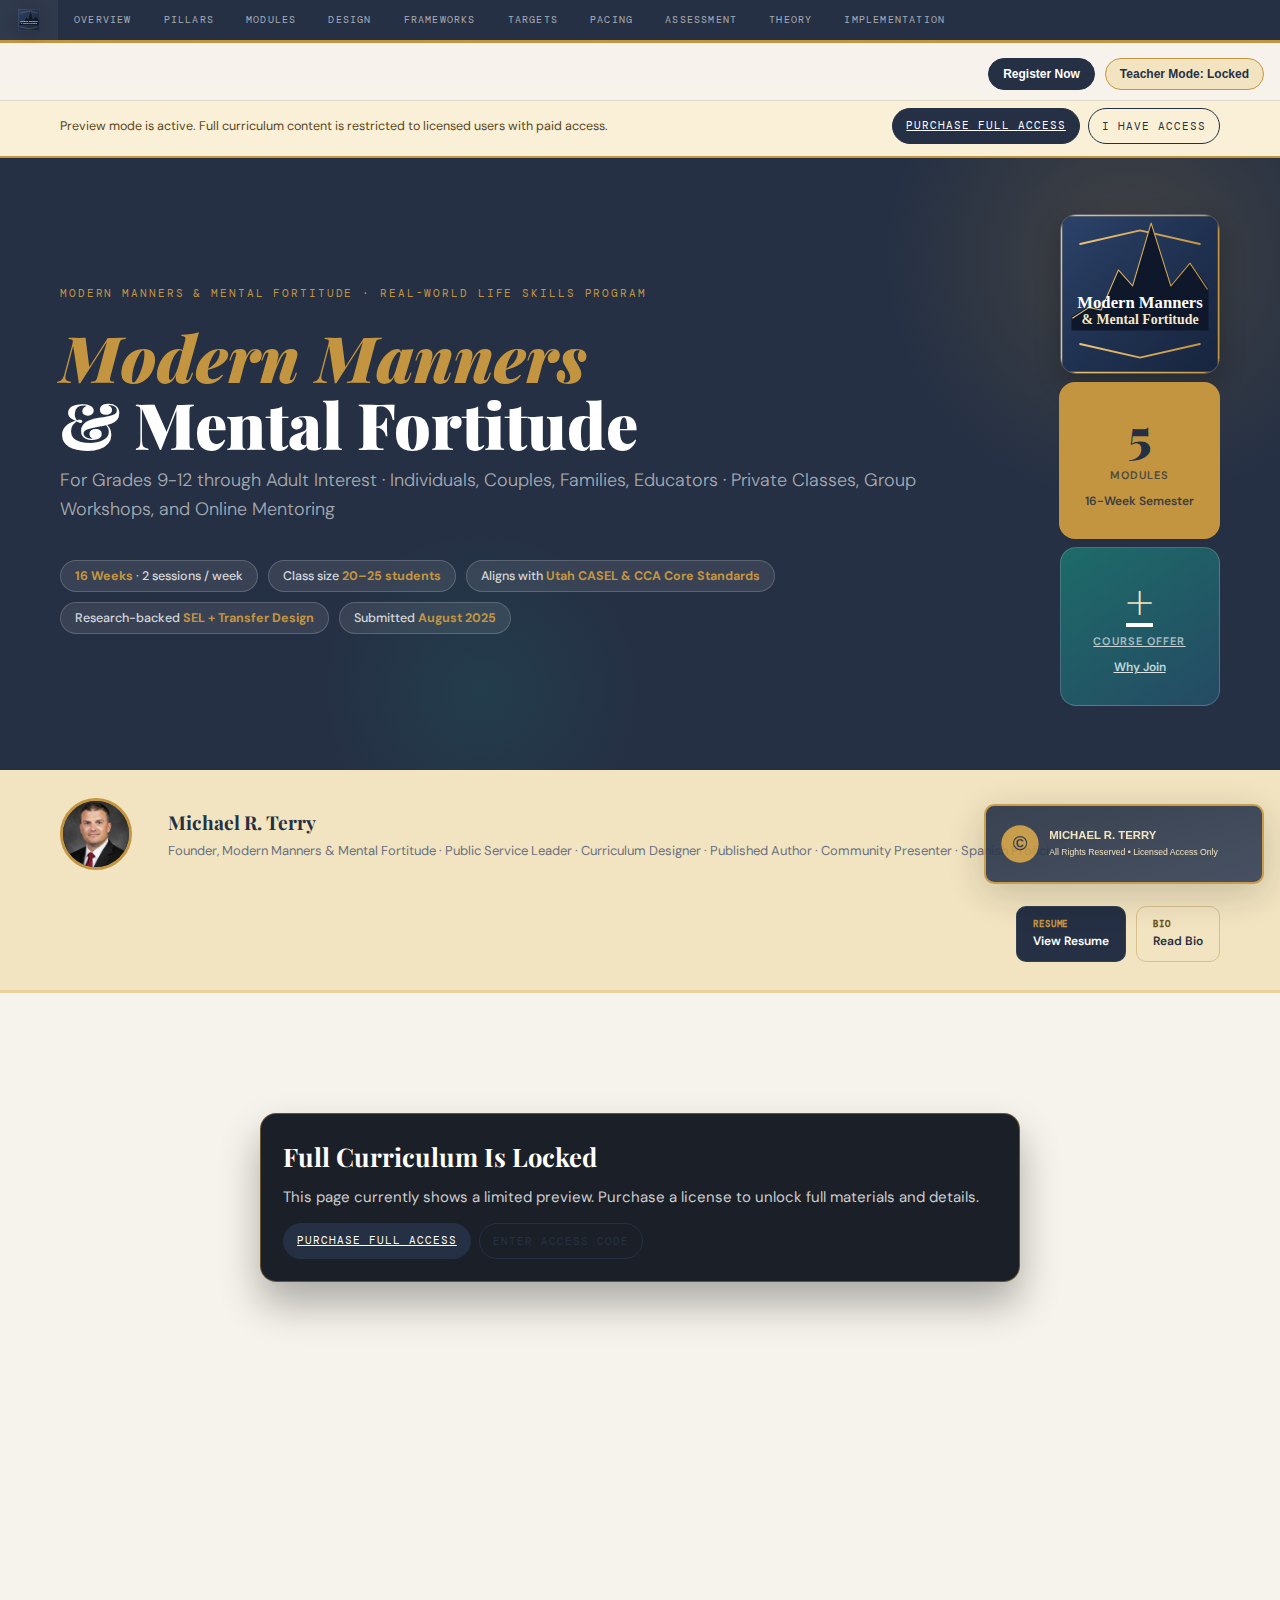
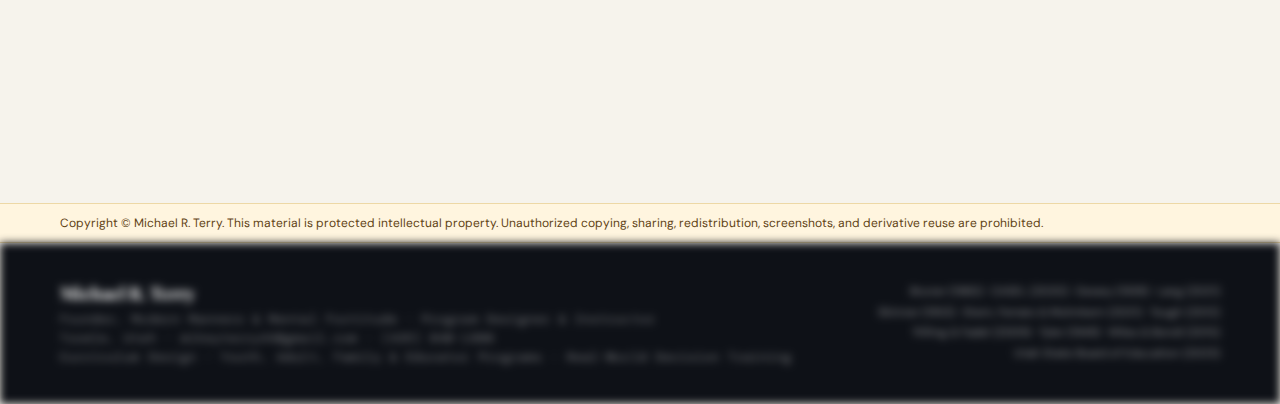
<file: docs/index.html>
<!DOCTYPE html>
<html lang="en">
<head>
<meta charset="UTF-8">
<meta name="viewport" content="width=device-width, initial-scale=1.0">
<title>Modern Manners & Mental Fortitude — Full Curriculum</title>
<link href="https://fonts.googleapis.com/css2?family=Playfair+Display:ital,wght@0,700;0,900;1,700&family=DM+Sans:ital,wght@0,300;0,400;0,500;0,600;1,400&family=DM+Mono:wght@400;500&display=swap" rel="stylesheet">
<style>
:root {
  --ink:      #0e1118;
  --paper:    #f6f3ec;
  --slate:    #253044;
  --slate2:   #344159;
  --gold:     #c49540;
  --gold-lt:  #f2e4c0;
  --gold-dim: #e8d198;
  --teal:     #1b6b6b;
  --teal-lt:  #cce9e9;
  --rust:     #b0432e;
  --rust-lt:  #f3dbd5;
  --sage:     #456640;
  --sage-lt:  #d8ecd5;
  --plum:     #5c3d6e;
  --plum-lt:  #e5d8ef;
  --muted:    #697080;
  --rule:     #ddd7cc;
  --white:    #ffffff;
}
* { box-sizing: border-box; margin: 0; padding: 0; }
html { scroll-behavior: smooth; }
body { background: var(--paper); color: var(--ink); font-family: 'DM Sans', sans-serif; font-size: 15px; line-height: 1.6; }

nav { position: sticky; top: 0; z-index: 100; background: var(--slate); display: flex; flex-wrap: wrap; border-bottom: 3px solid var(--gold); }
nav a { color: rgba(255,255,255,.6); text-decoration: none; font-family: 'DM Mono', monospace; font-size: 10px; letter-spacing: .12em; text-transform: uppercase; padding: 12px 16px; transition: color .2s, background .2s; white-space: nowrap; }
nav a:hover { color: var(--gold); background: rgba(255,255,255,.05); }
.nav-logo { padding: 8px 12px; display: inline-flex; align-items: center; }
.nav-logo img { width: 34px; height: 22px; object-fit: contain; border-radius: 6px; opacity: .95; filter: drop-shadow(0 3px 8px rgba(0,0,0,.2)); }

.hero { background: var(--slate); padding: 56px 60px 64px; position: relative; overflow: hidden; }
.hero::before { content: ''; position: absolute; width: 500px; height: 500px; top: -150px; right: -100px; border-radius: 50%; background: radial-gradient(circle, rgba(196,149,64,.18) 0%, transparent 70%); pointer-events: none; }
.hero::after { content: ''; position: absolute; width: 320px; height: 320px; bottom: -80px; left: 25%; border-radius: 50%; background: radial-gradient(circle, rgba(27,107,107,.22) 0%, transparent 70%); pointer-events: none; }
.hero-layout { display: grid; grid-template-columns: 1fr auto; gap: 48px; align-items: center; position: relative; z-index: 1; }
.hero-side { display: flex; flex-direction: column; align-items: center; gap: 8px; transform: translateY(0); }
.hero-logo-large { width: 160px; height: 160px; object-fit: contain; background: transparent; border-radius: 16px; border: 1px solid rgba(255,255,255,.2); box-shadow: 0 10px 24px rgba(0,0,0,.26); padding: 0; }
.hero-eyebrow { font-family: 'DM Mono', monospace; font-size: 10.5px; letter-spacing: .18em; text-transform: uppercase; color: var(--gold); margin-bottom: 20px; }
.hero h1 { font-family: 'Playfair Display', serif; font-size: clamp(2.4rem, 5vw, 4.2rem); font-weight: 900; line-height: 1.06; color: #fff; margin-bottom: 8px; }
.hero h1 em { font-style: italic; color: var(--gold); }
.hero-tagline { font-size: 18px; color: rgba(255,255,255,.6); font-weight: 300; margin-bottom: 36px; }
.hero-chips { display: flex; flex-wrap: wrap; gap: 10px; }
.chip { background: rgba(255,255,255,.09); border: 1px solid rgba(255,255,255,.18); border-radius: 40px; padding: 5px 14px; font-size: 12.5px; color: rgba(255,255,255,.8); font-weight: 500; }
.chip strong { color: var(--gold); }
.hero-badge { background: var(--gold); color: var(--slate); border-radius: 16px; padding: 28px 26px; text-align: center; min-width: 160px; flex-shrink: 0; }
.badge-num { font-family: 'Playfair Display', serif; font-size: 3rem; font-weight: 900; line-height: 1; display: block; margin-bottom: 4px; }
.badge-label { font-size: 11px; font-weight: 600; text-transform: uppercase; letter-spacing: .10em; opacity: .75; }
.badge-sub { font-size: 12px; font-weight: 600; margin-top: 6px; opacity: .85; }
.offer-badge {
  background: linear-gradient(145deg, #1d6b69 0%, #254a63 100%);
  color: #fff;
  border: 1px solid rgba(255,255,255,.18);
}
.offer-badge .badge-label { color: rgba(255,255,255,.82); }
.offer-badge .badge-sub { color: #d7eee9; }
.offer-badge .badge-num { color: #f2e4c0; }

.inst-strip { background: var(--gold-lt); border-bottom: 3px solid var(--gold-dim); padding: 28px 60px; display: flex; align-items: center; gap: 36px; flex-wrap: wrap; }
.inst-avatar { width: 72px; height: 72px; border-radius: 50%; overflow: hidden; flex-shrink: 0; border: 3px solid var(--gold); background: var(--slate); }
.inst-avatar img { width: 100%; height: 100%; object-fit: cover; object-position: center 18%; display: block; }
.inst-name { font-family: 'Playfair Display', serif; font-size: 1.2rem; font-weight: 700; color: var(--slate); }
.inst-titles { font-size: 13px; color: var(--muted); margin-top: 3px; line-height: 1.5; }
.bio-link {
  margin-left: auto;
  background: var(--slate);
  color: #fff;
  border-radius: 10px;
  padding: 12px 16px;
  font-size: 12px;
  font-weight: 600;
  line-height: 1.3;
  text-decoration: none;
  border: 1px solid rgba(255,255,255,.08);
  transition: transform .18s ease, box-shadow .18s ease, background .18s ease;
}
.bio-link span {
  display: block;
  font-family: 'DM Mono', monospace;
  font-size: 9px;
  letter-spacing: .10em;
  text-transform: uppercase;
  color: var(--gold);
  margin-bottom: 3px;
}
.bio-link:hover,
.bio-link:focus-visible {
  background: #1f293b;
  transform: translateY(-1px);
  box-shadow: 0 6px 18px rgba(0,0,0,.16);
}
.bio-actions {
  margin-left: auto;
  display: flex;
  gap: 10px;
  flex-wrap: wrap;
}
.bio-link.secondary {
  background: #f2e4c0;
  color: #253044;
  border-color: #d8c08d;
}
.bio-link.secondary span {
  color: #6f5422;
}
.bio-link.secondary:hover,
.bio-link.secondary:focus-visible {
  background: #e8d7ad;
}

.section { padding: 60px; border-bottom: 1px solid var(--rule); }
.section.alt { background: var(--white); }
.section.dark { background: var(--slate); color: #fff; }
.section.gold-bg { background: var(--gold-lt); }
.section-label { font-family: 'DM Mono', monospace; font-size: 10px; letter-spacing: .18em; text-transform: uppercase; color: var(--muted); margin-bottom: 8px; }
.section.dark .section-label { color: rgba(255,255,255,.45); }
.section-title { font-family: 'Playfair Display', serif; font-size: clamp(1.5rem, 3vw, 2.1rem); font-weight: 700; line-height: 1.2; color: var(--slate); margin-bottom: 32px; }
.section.dark .section-title { color: #fff; }
.accent { color: var(--gold); }
.accent-rust { color: var(--rust); }

.rat-grid { display: grid; grid-template-columns: repeat(3, 1fr); gap: 1px; background: rgba(255,255,255,.12); border-radius: 14px; overflow: hidden; }
.rat-cell { background: rgba(255,255,255,.06); padding: 32px 28px; }
.rat-icon { font-size: 28px; margin-bottom: 14px; }
.rat-title { font-family: 'Playfair Display', serif; font-size: 1.05rem; font-weight: 700; color: var(--gold); margin-bottom: 10px; }
.rat-body { font-size: 13.5px; color: rgba(255,255,255,.68); line-height: 1.7; font-weight: 300; }

.pillars-grid { display: grid; grid-template-columns: repeat(4, 1fr); gap: 18px; }
.pillar { border-radius: 14px; padding: 28px 22px 24px; position: relative; overflow: hidden; border: 1.5px solid transparent; transition: transform .2s, box-shadow .2s; }
.pillar:hover { transform: translateY(-4px); box-shadow: 0 14px 36px rgba(0,0,0,.10); }
.pillar.p-teal { background: var(--teal-lt); border-color: var(--teal); }
.pillar.p-rust { background: var(--rust-lt); border-color: var(--rust); }
.pillar.p-gold { background: var(--gold-lt); border-color: var(--gold); }
.pillar.p-sage { background: var(--sage-lt); border-color: var(--sage); }
.pillar-wm { font-family: 'Playfair Display', serif; font-size: 5rem; font-weight: 900; line-height: 1; position: absolute; top: 8px; right: 12px; opacity: .09; }
.pillar.p-teal .pillar-wm { color: var(--teal); }
.pillar.p-rust .pillar-wm { color: var(--rust); }
.pillar.p-gold .pillar-wm { color: var(--gold); }
.pillar.p-sage .pillar-wm { color: var(--sage); }
.pillar-icon { font-size: 26px; margin-bottom: 12px; }
.pillar-title { font-family: 'Playfair Display', serif; font-size: 1.05rem; font-weight: 700; color: var(--slate); margin-bottom: 10px; }
.pillar-body { font-size: 13px; color: var(--muted); line-height: 1.65; }
.pillar-subs { margin-top: 14px; display: flex; flex-direction: column; gap: 5px; }
.sub-tag { font-size: 11.5px; color: var(--muted); padding-left: 0; border-top: 1px solid var(--rule); padding-top: 5px; }
.sub-tag::before { content: '→ '; opacity: .5; }

.cq-grid { display: grid; grid-template-columns: 1fr 1fr; gap: 16px; }
.cq-card { background: var(--white); border-radius: 12px; padding: 24px 26px; border-left: 5px solid var(--gold); box-shadow: 0 2px 10px rgba(0,0,0,.05); }
.cq-card p { font-family: 'Playfair Display', serif; font-size: 1.05rem; font-style: italic; color: var(--slate); line-height: 1.55; }
.cq-card p::before { content: '"'; color: var(--gold); }
.cq-card p::after { content: '"'; color: var(--gold); }

.modules-grid { display: grid; grid-template-columns: repeat(5, 1fr); gap: 14px; }
.module-card { background: var(--white); border-radius: 12px; padding: 22px 18px; box-shadow: 0 2px 10px rgba(0,0,0,.04); transition: transform .2s; }
.module-card:nth-child(1) { border-top: 4px solid var(--gold); }
.module-card:nth-child(2) { border-top: 4px solid var(--teal); }
.module-card:nth-child(3) { border-top: 4px solid var(--rust); }
.module-card:nth-child(4) { border-top: 4px solid var(--sage); }
.module-card:nth-child(5) { border-top: 4px solid var(--plum); }
.module-card:hover { transform: translateY(-3px); }
.module-num { font-family: 'DM Mono', monospace; font-size: 10px; letter-spacing: .12em; text-transform: uppercase; color: var(--muted); margin-bottom: 6px; }
.module-icon { font-size: 24px; margin-bottom: 10px; }
.module-title { font-family: 'Playfair Display', serif; font-size: .95rem; font-weight: 700; color: var(--slate); margin-bottom: 10px; }
.module-topics { display: flex; flex-direction: column; gap: 5px; }
.module-topic { font-size: 12px; color: var(--muted); padding-left: 12px; position: relative; line-height: 1.5; }
.module-topic::before { content: '·'; position: absolute; left: 3px; color: var(--gold); font-weight: 700; }

.spiral-wrapper { display: grid; grid-template-columns: 200px 1fr; gap: 32px; align-items: center; }
.spiral-diagram { display: flex; flex-direction: column; gap: 8px; }
.spiral-ring { height: 44px; border-radius: 0 22px 22px 0; display: flex; align-items: center; padding: 0 18px 0 14px; font-size: 12px; font-weight: 600; color: white; white-space: nowrap; }
.spiral-ring:nth-child(1) { width: 100%; background: var(--teal); }
.spiral-ring:nth-child(2) { width: 133%; background: var(--gold); color: var(--slate); }
.spiral-ring:nth-child(3) { width: 166%; background: var(--rust); }
.spiral-ring:nth-child(4) { width: 200%; background: var(--slate); }
.spiral-label { font-size: 10.5px; color: var(--muted); font-family: 'DM Mono', monospace; letter-spacing: .10em; text-transform: uppercase; margin-top: 8px; }
.spiral-desc-col { display: flex; flex-direction: column; gap: 12px; }
.spiral-item { background: var(--white); border-radius: 10px; padding: 16px 20px; border-left: 4px solid var(--rule); font-size: 13.5px; color: var(--ink); line-height: 1.6; }
.spiral-item strong { font-weight: 600; color: var(--slate); display: block; margin-bottom: 3px; }

.timeline-outer { overflow-x: auto; }
.timeline-track { display: flex; position: relative; min-width: 700px; padding-top: 56px; }
.timeline-line { position: absolute; top: 24px; left: 11px; right: 0; height: 3px; background: linear-gradient(90deg, var(--teal), var(--gold), var(--rust), var(--sage), var(--slate)); border-radius: 3px; }
.phase { flex: 1; padding-right: 18px; position: relative; }
.phase:last-child { padding-right: 0; }
.phase-dot { position: absolute; top: -44px; left: 0; width: 22px; height: 22px; border-radius: 50%; border: 3px solid var(--paper); box-shadow: 0 0 0 2px currentColor; }
.phase:nth-child(1) .phase-dot { color: var(--teal); background: var(--teal); }
.phase:nth-child(2) .phase-dot { color: var(--gold); background: var(--gold); }
.phase:nth-child(3) .phase-dot { color: var(--rust); background: var(--rust); }
.phase:nth-child(4) .phase-dot { color: var(--sage); background: var(--sage); }
.phase:nth-child(5) .phase-dot { color: var(--slate); background: var(--slate); }
.phase-days { font-family: 'DM Mono', monospace; font-size: 9.5px; letter-spacing: .10em; text-transform: uppercase; color: var(--muted); margin-bottom: 5px; }
.phase-name { font-family: 'Playfair Display', serif; font-size: 1rem; font-weight: 700; color: var(--slate); margin-bottom: 8px; }
.phase-desc { font-size: 12.5px; color: var(--muted); line-height: 1.65; }
.phase-tools { margin-top: 10px; display: flex; flex-direction: column; gap: 4px; }
.phase-tool { font-size: 11.5px; color: var(--muted); padding-left: 10px; position: relative; }
.phase-tool::before { content: '▸'; position: absolute; left: 0; color: var(--gold); font-size: 9px; top: 2px; }

.fw-row { display: grid; grid-template-columns: 1fr 1fr; gap: 24px; }
.fw-card { background: var(--white); border-radius: 14px; padding: 30px 28px; border: 1px solid var(--rule); box-shadow: 0 2px 14px rgba(0,0,0,.04); }
.fw-header { display: flex; align-items: flex-start; gap: 14px; margin-bottom: 22px; padding-bottom: 18px; border-bottom: 1px solid var(--rule); }
.fw-badge { width: 48px; height: 48px; border-radius: 12px; display: flex; align-items: center; justify-content: center; font-size: 22px; flex-shrink: 0; }
.fw-badge.teal { background: var(--teal-lt); }
.fw-badge.rust { background: var(--rust-lt); }
.fw-title { font-family: 'Playfair Display', serif; font-size: 1.1rem; font-weight: 700; color: var(--slate); line-height: 1.3; margin-bottom: 3px; }
.fw-subtitle { font-size: 12.5px; color: var(--muted); }
.fw-steps { display: flex; flex-direction: column; gap: 12px; }
.fw-step { display: flex; align-items: flex-start; gap: 12px; }
.fw-letter { font-family: 'Playfair Display', serif; font-size: 1.6rem; font-weight: 900; line-height: 1; min-width: 28px; padding-top: 1px; }
.fw-letter.teal { color: var(--teal); }
.fw-letter.rust { color: var(--rust); }
.fw-step-body { font-size: 13.5px; line-height: 1.55; }
.fw-step-body strong { color: var(--slate); }
.fw-step-body span { color: var(--muted); }

.targets-list { display: flex; flex-direction: column; gap: 12px; }
.t-row { display: flex; align-items: flex-start; gap: 18px; background: var(--white); padding: 18px 22px; border-radius: 10px; border: 1px solid var(--rule); transition: border-color .2s; }
.t-row:hover { border-color: var(--gold); }
.t-num { font-family: 'Playfair Display', serif; font-size: 2rem; font-weight: 900; color: var(--gold); line-height: 1; min-width: 36px; padding-top: 2px; }
.t-text { font-size: 14px; color: var(--ink); line-height: 1.65; flex: 1; }
.t-tag { margin-left: auto; flex-shrink: 0; font-family: 'DM Mono', monospace; font-size: 10.5px; padding: 4px 10px; border-radius: 20px; background: var(--gold-lt); color: var(--gold); font-weight: 500; align-self: center; white-space: nowrap; }

.contexts-grid { display: grid; grid-template-columns: repeat(4, 1fr); gap: 16px; }
.ctx-card { background: var(--slate); border-radius: 14px; padding: 28px 22px; text-align: center; transition: transform .2s, box-shadow .2s; border-bottom: 4px solid transparent; }
.ctx-card:nth-child(1) { border-color: var(--teal); }
.ctx-card:nth-child(2) { border-color: var(--gold); }
.ctx-card:nth-child(3) { border-color: var(--rust); }
.ctx-card:nth-child(4) { border-color: var(--sage); }
.ctx-card:hover { transform: translateY(-4px); box-shadow: 0 16px 36px rgba(0,0,0,.22); }
.ctx-icon { font-size: 34px; margin-bottom: 12px; }
.ctx-name { font-family: 'Playfair Display', serif; font-size: 1rem; font-weight: 700; color: #fff; margin-bottom: 8px; }
.ctx-desc { font-size: 12.5px; color: rgba(255,255,255,.6); line-height: 1.65; font-weight: 300; }

.lit-row { display: grid; grid-template-columns: repeat(4, 1fr); gap: 14px; }
.lit-card { padding: 22px 18px; border-radius: 12px; border: 1.5px solid var(--rule); background: var(--paper); transition: border-color .2s, transform .2s; }
.lit-card:hover { border-color: var(--gold); transform: translateY(-2px); }
.lit-icon { font-size: 24px; margin-bottom: 10px; }
.lit-name { font-family: 'Playfair Display', serif; font-size: .95rem; font-weight: 700; color: var(--slate); margin-bottom: 7px; }
.lit-desc { font-size: 12.5px; color: var(--muted); line-height: 1.65; }

.pacing-grid { display: grid; grid-template-columns: repeat(4, 1fr); gap: 10px; }
.wk { background: var(--white); border-radius: 10px; padding: 14px 16px; border: 1px solid var(--rule); transition: border-color .2s; position: relative; }
.wk:hover { border-color: var(--gold); }
.wk.milestone { border-color: var(--rust); background: var(--rust-lt); }
.wk-num { font-family: 'DM Mono', monospace; font-size: 9.5px; letter-spacing: .12em; text-transform: uppercase; color: var(--muted); margin-bottom: 5px; }
.wk.milestone .wk-num { color: var(--rust); }
.wk-text { font-size: 12.5px; color: var(--ink); line-height: 1.55; font-weight: 500; }
.wk-dot { position: absolute; top: 10px; right: 10px; width: 8px; height: 8px; border-radius: 50%; background: var(--gold); opacity: .5; }
.wk.milestone .wk-dot { background: var(--rust); opacity: 1; }

.assess-list { display: flex; flex-direction: column; gap: 12px; }
.assess-row { display: grid; grid-template-columns: 26px 180px 100px 1fr 120px; gap: 18px; align-items: start; background: var(--white); padding: 16px 22px; border-radius: 10px; border: 1px solid var(--rule); }
.assess-row.hdr { background: var(--slate); border: none; font-family: 'DM Mono', monospace; font-size: 9.5px; letter-spacing: .12em; text-transform: uppercase; color: rgba(255,255,255,.55); padding: 12px 22px; }
.a-icon { font-size: 18px; padding-top: 1px; }
.a-name { font-size: 13.5px; font-weight: 600; color: var(--slate); line-height: 1.45; }
.a-badge { font-family: 'DM Mono', monospace; font-size: 10.5px; padding: 4px 10px; border-radius: 20px; font-weight: 500; width: fit-content; white-space: nowrap; }
.a-badge.f { background: var(--teal-lt); color: var(--teal); }
.a-badge.s { background: var(--rust-lt); color: var(--rust); }
.a-desc { font-size: 13px; color: var(--muted); line-height: 1.65; }
.a-targets { font-family: 'DM Mono', monospace; font-size: 12px; color: var(--gold); font-weight: 500; text-align: right; }

.rubric-table { width: 100%; border-collapse: collapse; font-size: 13px; background: var(--white); border-radius: 12px; overflow: hidden; box-shadow: 0 2px 12px rgba(0,0,0,.05); }
.rubric-table thead th { background: var(--slate); color: #fff; padding: 14px 16px; text-align: left; font-family: 'DM Mono', monospace; font-size: 10px; letter-spacing: .12em; text-transform: uppercase; font-weight: 400; }
.rubric-table thead th.col-e { color: var(--gold); }
.rubric-table thead th.col-m { color: var(--teal-lt); }
.rubric-table thead th.col-n { color: rgba(255,255,255,.5); }
.rubric-table tbody tr { border-bottom: 1px solid var(--rule); }
.rubric-table tbody tr:last-child { border-bottom: none; }
.rubric-table tbody td { padding: 13px 16px; vertical-align: top; line-height: 1.6; }
.rubric-table tbody td:first-child { font-weight: 600; color: var(--slate); }
.rubric-table tbody tr:nth-child(even) td { background: var(--paper); }

.scenario-box { background: var(--rust-lt); border-left: 6px solid var(--rust); border-radius: 0 14px 14px 0; padding: 36px 40px; }
.scenario-box h3 { font-family: 'Playfair Display', serif; font-size: 1.3rem; font-weight: 700; color: var(--slate); margin-bottom: 14px; }
.scenario-body { font-size: 14px; color: var(--ink); line-height: 1.75; margin-bottom: 20px; }
.s-tags { display: flex; flex-wrap: wrap; gap: 8px; }
.s-tag { background: var(--rust); color: #fff; border-radius: 20px; padding: 5px 15px; font-size: 12.5px; font-weight: 500; }

.journal-grid { display: grid; grid-template-columns: repeat(5, 1fr); gap: 12px; }
.j-card { background: var(--white); border-radius: 12px; padding: 20px 18px; border: 1px solid var(--rule); border-top: 4px solid var(--gold); }
.j-icon { font-size: 22px; margin-bottom: 10px; }
.j-prompt { font-size: 13px; font-style: italic; color: var(--slate); line-height: 1.6; font-family: 'Playfair Display', serif; }

.theory-grid { display: grid; grid-template-columns: repeat(4, 1fr); gap: 16px; }
.theory-card { background: var(--white); border-radius: 12px; padding: 22px 20px; border-top: 4px solid var(--gold); box-shadow: 0 2px 10px rgba(0,0,0,.04); }
.theory-author { font-family: 'DM Mono', monospace; font-size: 10px; letter-spacing: .10em; color: var(--gold); text-transform: uppercase; margin-bottom: 6px; }
.theory-title { font-family: 'Playfair Display', serif; font-size: .95rem; font-weight: 700; color: var(--slate); margin-bottom: 10px; }
.theory-body { font-size: 12.5px; color: var(--muted); line-height: 1.65; }

.impl-grid { display: grid; grid-template-columns: repeat(3, 1fr); gap: 20px; }
.impl-card { padding: 26px 24px; border-radius: 12px; border: 1px solid var(--rule); background: var(--white); }
.impl-icon { font-size: 26px; margin-bottom: 12px; }
.impl-title { font-family: 'Playfair Display', serif; font-size: 1rem; font-weight: 700; color: var(--slate); margin-bottom: 12px; }
.impl-items { display: flex; flex-direction: column; gap: 6px; }
.impl-item { font-size: 13px; color: var(--muted); line-height: 1.55; padding-left: 14px; position: relative; }
.impl-item::before { content: '→'; position: absolute; left: 0; color: var(--gold); font-size: 11px; top: 2px; }

.eval-grid { display: flex; flex-direction: column; gap: 12px; }
.eval-row { display: grid; grid-template-columns: 260px 1fr; gap: 20px; align-items: center; background: var(--white); padding: 16px 22px; border-radius: 10px; border: 1px solid var(--rule); }
.eval-goal { font-size: 13.5px; font-weight: 600; color: var(--slate); line-height: 1.5; }
.eval-method { font-size: 13px; color: var(--muted); line-height: 1.6; padding-left: 18px; border-left: 3px solid var(--gold); }

.budget-grid { display: grid; grid-template-columns: repeat(4, 1fr); gap: 14px; margin-bottom: 20px; }
.budget-card { background: var(--white); border-radius: 12px; padding: 20px 18px; border: 1px solid var(--rule); text-align: center; transition: border-color .2s; }
.budget-card:hover { border-color: var(--gold); }
.budget-amt { font-family: 'Playfair Display', serif; font-size: 1.7rem; font-weight: 900; color: var(--slate); line-height: 1; margin-bottom: 6px; }
.budget-cat { font-size: 12.5px; color: var(--muted); line-height: 1.5; }
.budget-total { background: var(--slate); color: #fff; border-radius: 12px; padding: 20px 28px; display: flex; justify-content: space-between; align-items: center; }
.budget-total-label { font-size: 14px; font-weight: 600; }
.budget-total-amt { font-family: 'Playfair Display', serif; font-size: 2rem; font-weight: 900; color: var(--gold); }

footer { background: var(--ink); color: rgba(255,255,255,.5); padding: 36px 60px; display: grid; grid-template-columns: 1fr auto; gap: 24px; align-items: center; }
.footer-name { font-family: 'Playfair Display', serif; font-size: 1.1rem; color: #fff; font-weight: 700; margin-bottom: 4px; }
.footer-meta { font-family: 'DM Mono', monospace; font-size: 10.5px; letter-spacing: .10em; line-height: 1.8; }
.footer-refs { font-size: 11.5px; line-height: 1.8; text-align: right; max-width: 400px; }

.fade { opacity: 0; transform: translateY(20px); transition: opacity .5s ease, transform .5s ease; }
.fade.in { opacity: 1; transform: translateY(0); }

.utility-bar {
  position: sticky;
  top: 48px;
  z-index: 95;
  background: rgba(246, 243, 236, 0.92);
  backdrop-filter: blur(6px);
  border-bottom: 1px solid var(--rule);
  padding: 10px 16px;
  display: flex;
  justify-content: flex-end;
  gap: 10px;
}
.util-btn {
  border: 1px solid var(--rule);
  background: var(--white);
  color: var(--slate);
  border-radius: 999px;
  padding: 8px 14px;
  font-size: 12px;
  font-weight: 600;
  cursor: pointer;
}
.util-btn.primary { background: var(--slate); color: #fff; border-color: var(--slate); }
.util-btn.locked { background: var(--gold-lt); border-color: var(--gold); }

.card-link { cursor: pointer; }
.card-link:focus-visible { outline: 3px solid var(--gold); outline-offset: 2px; }

.modal {
  position: fixed;
  inset: 0;
  z-index: 300;
  display: none;
  align-items: center;
  justify-content: center;
  padding: 18px;
}
.modal.open { display: flex; }
.modal-backdrop { position: absolute; inset: 0; background: rgba(14, 17, 24, 0.55); }
.modal-panel {
  position: relative;
  width: min(680px, 96vw);
  max-height: 90vh;
  overflow: auto;
  background: var(--paper);
  border-radius: 16px;
  border: 1px solid var(--rule);
  padding: 24px;
  box-shadow: 0 20px 50px rgba(0, 0, 0, 0.25);
}
.modal-title {
  font-family: 'Playfair Display', serif;
  color: var(--slate);
  font-size: 1.7rem;
  line-height: 1.2;
  margin-bottom: 8px;
}
.modal-sub { color: var(--muted); margin-bottom: 16px; }
.form-grid { display: grid; gap: 10px; }
.form-grid label { font-weight: 600; color: var(--slate); font-size: 13px; }
.form-grid input, .form-grid select, .form-grid textarea {
  width: 100%;
  padding: 12px;
  border-radius: 10px;
  border: 1px solid var(--rule);
  background: var(--white);
  color: var(--ink);
  font-size: 14px;
}
.modal-actions { margin-top: 16px; display: flex; justify-content: flex-end; gap: 8px; }
.form-status {
  margin-top: 10px;
  border: 1px solid var(--rule);
  border-radius: 10px;
  padding: 10px 12px;
  font-size: 13px;
  color: var(--slate);
  background: var(--white);
  display: none;
}
.form-status.show { display: block; }
.copyright-warning {
  background: #fff5df;
  color: #5f4315;
  border-top: 1px solid #edd8a6;
  border-bottom: 1px solid #edd8a6;
  padding: 10px 60px;
  font-size: 12px;
  line-height: 1.5;
}
.copyright-floating {
  position: fixed;
  right: 16px;
  bottom: 16px;
  width: min(280px, 62vw);
  opacity: .9;
  z-index: 55;
  pointer-events: none;
}
.copyright-floating img { width: 100%; height: auto; display: block; filter: drop-shadow(0 10px 20px rgba(0,0,0,.2)); }
.access-gate {
  background: #f9f0d7;
  border-bottom: 2px solid var(--gold);
  padding: 12px 60px;
  display: flex;
  align-items: center;
  justify-content: space-between;
  gap: 12px;
  flex-wrap: wrap;
}
.access-gate-copy { font-size: 12.5px; color: #5b4518; max-width: 900px; }
.access-actions { display: flex; gap: 8px; flex-wrap: wrap; }
.access-btn {
  border: 1px solid var(--slate);
  background: var(--slate);
  color: #fff;
  border-radius: 999px;
  padding: 8px 13px;
  font-size: 11px;
  letter-spacing: .09em;
  text-transform: uppercase;
  font-family: 'DM Mono', monospace;
  cursor: pointer;
}
.access-btn.secondary {
  background: transparent;
  color: var(--slate);
}
body.preview-locked .protected-content {
  filter: blur(4px) saturate(.85);
  pointer-events: none;
  user-select: none;
}
.protected-shell { position: relative; }
.locked-overlay {
  display: none;
  position: absolute;
  left: 50%;
  top: 120px;
  transform: translateX(-50%);
  z-index: 22;
  width: min(760px, calc(100% - 32px));
  background: rgba(15,20,30,.95);
  color: #fff;
  border: 1px solid rgba(196,149,64,.45);
  border-radius: 16px;
  padding: 22px;
  box-shadow: 0 22px 40px rgba(0,0,0,.3);
}
body.preview-locked .locked-overlay { display: block; }
.locked-overlay h3 { font-family: 'Playfair Display', serif; font-size: 1.6rem; margin-bottom: 8px; }
.locked-overlay p { color: rgba(255,255,255,.78); margin-bottom: 14px; }
.locked-overlay .access-actions { margin-top: 4px; }

@media (max-width: 900px) {
  .section, .hero { padding: 40px 24px; }
  .inst-strip { padding: 24px; }
  .copyright-warning, .access-gate { padding: 12px 24px; }
  .locked-overlay { top: 80px; }
  .hero-layout { grid-template-columns: 1fr; }
  .hero-side { align-items: flex-start; transform: translateY(0); }
  .hero-logo-large { width: 140px; height: 140px; object-fit: contain; }
  #modulesBadge { display: none; }
  .offer-badge { display: inline-flex; }
  .pillars-grid, .modules-grid, .contexts-grid, .lit-row, .theory-grid, .pacing-grid, .journal-grid, .budget-grid { grid-template-columns: 1fr 1fr; }
  .rat-grid, .fw-row, .impl-grid, .spiral-wrapper { grid-template-columns: 1fr; }
  .assess-row { grid-template-columns: 1fr 1fr; }
  .assess-row.hdr { display: none; }
  .eval-row { grid-template-columns: 1fr; }
  footer { grid-template-columns: 1fr; }
  .footer-refs { text-align: left; }
  .utility-bar { top: 44px; justify-content: center; flex-wrap: wrap; }
}
</style>
</head>
<body>

<nav>
  <a class="nav-logo" href="index.html" aria-label="Home">
    <img src="assets/mmmf-site-mark.svg" alt="Site logo">
  </a>
  <a href="#overview">Overview</a>
  <a href="#pillars">Pillars</a>
  <a href="#modules">Modules</a>
  <a href="#design">Design</a>
  <a href="#frameworks">Frameworks</a>
  <a href="#targets">Targets</a>
  <a href="#pacing">Pacing</a>
  <a href="#assessment">Assessment</a>
  <a href="#theory">Theory</a>
  <a href="#implementation">Implementation</a>
</nav>
<div class="utility-bar">
  <button class="util-btn primary" id="registerBtn" type="button">Register Now</button>
  <button class="util-btn locked" id="teacherToggle" type="button">Teacher Mode: Locked</button>
  <button class="util-btn locked" id="publicAccessToggle" type="button" style="display:none;">Public Access: Locked</button>
  <button class="util-btn" id="sheetsTabBtn" type="button" style="display:none;">Sheets</button>
  <button class="util-btn" id="settingsBtn" type="button" style="display:none;">Settings</button>
  <button class="util-btn" id="adminBtn" type="button" style="display:none;">Admin</button>
</div>
<div class="access-gate" id="accessGate">
  <div class="access-gate-copy">Preview mode is active. Full curriculum content is restricted to licensed users with paid access.</div>
  <div class="access-actions">
    <a class="access-btn" id="purchaseLinkTop" href="#">Purchase Full Access</a>
    <button class="access-btn secondary" id="unlockBtnTop" type="button">I Have Access</button>
  </div>
</div>

<!-- HERO -->
<header class="hero" id="overview">
  <div class="hero-layout">
    <div>
      <p class="hero-eyebrow">Modern Manners &amp; Mental Fortitude · Real-World Life Skills Program</p>
      <h1><em>Modern Manners</em><br>&amp; Mental Fortitude</h1>
      <p class="hero-tagline">For Grades 9-12 through Adult Interest · Individuals, Couples, Families, Educators · Private Classes, Group Workshops, and Online Mentoring</p>
      <div class="hero-chips">
        <div class="chip"><strong>16 Weeks</strong> · 2 sessions / week</div>
        <div class="chip">Class size <strong>20–25 students</strong></div>
        <div class="chip">Aligns with <strong>Utah CASEL &amp; CCA Core Standards</strong></div>
        <div class="chip">Research-backed <strong>SEL + Transfer Design</strong></div>
        <div class="chip">Submitted <strong>August 2025</strong></div>
      </div>
    </div>
    <div class="hero-side">
      <img class="hero-logo-large" src="assets/mmmf-site-mark.svg" alt="Modern Manners &amp; Mental Fortitude logo">
      <div class="hero-badge card-link" id="modulesBadge" tabindex="0" role="button" aria-label="Open module list">
        <span class="badge-num">5</span>
        <span class="badge-label">Modules</span>
        <div class="badge-sub">16-Week Semester</div>
      </div>
      <a class="hero-badge offer-badge" href="offer.html" aria-label="Open course offer">
        <span class="badge-num">+</span>
        <span class="badge-label">Course Offer</span>
        <div class="badge-sub">Why Join</div>
      </a>
    </div>
  </div>
</header>

<!-- INSTRUCTOR STRIP -->
<div class="inst-strip">
  <div class="inst-avatar">
    <img src="michael-terry-headshot.jpg" alt="Portrait of Michael R. Terry">
  </div>
  <div>
    <div class="inst-name">Michael R. Terry</div>
    <div class="inst-titles">Founder, Modern Manners &amp; Mental Fortitude · Public Service Leader · Curriculum Designer · Published Author · Community Presenter · Spanish Proficient</div>
  </div>
  <div class="bio-actions">
    <a class="bio-link" href="resume.html">
      <span>Resume</span>
      View Resume
    </a>
    <a class="bio-link secondary" href="bio.html">
      <span>Bio</span>
      Read Bio
    </a>
  </div>
</div>

<div class="protected-shell">
<div class="locked-overlay" id="lockedOverlay">
  <h3>Full Curriculum Is Locked</h3>
  <p>This page currently shows a limited preview. Purchase a license to unlock full materials and details.</p>
  <div class="access-actions">
    <a class="access-btn" id="purchaseLinkOverlay" href="#">Purchase Full Access</a>
    <button class="access-btn secondary" id="unlockBtnOverlay" type="button">Enter Access Code</button>
  </div>
</div>

<!-- RATIONALE -->
<section class="section dark fade protected-content" id="rationale">
  <p class="section-label">Why This Course Exists</p>
  <h2 class="section-title">The <span class="accent">Gap</span> &amp; The Response</h2>
  <div class="rat-grid">
    <div class="rat-cell fade"><div class="rat-icon">🏫</div><div class="rat-title">The Unaddressed Gap</div><div class="rat-body">Academic achievement dominates curricula. Students navigate complex social, digital, and emotional landscapes with few tools. Soft skills are assumed — not taught. This course makes them explicit and measurable.</div></div>
    <div class="rat-cell fade"><div class="rat-icon">👮</div><div class="rat-title">Built from Real Experience</div><div class="rat-body">Nearly 20 years of law enforcement, crisis response, and youth mentorship — including SRO at Blue Peak High School and teaching Lions Quest to every 6th grader in Tooele City — shaped every module in this course.</div></div>
    <div class="rat-cell fade"><div class="rat-icon">🎯</div><div class="rat-title">The Design Standard</div><div class="rat-body">Transfer, not coverage. Students leave able to apply concepts independently to unfamiliar, high-stakes situations. Every lesson, framework, and assessment is designed backward from that single outcome.</div></div>
  </div>
</section>

<!-- PILLARS -->
<section class="section fade protected-content" id="pillars">
  <p class="section-label">Anchoring Concepts</p>
  <h2 class="section-title">Four Core <span class="accent">Pillars</span></h2>
  <div class="pillars-grid">
    <div class="pillar p-teal fade"><div class="pillar-wm">01</div><div class="pillar-icon">🤝</div><div class="pillar-title">Respectful Communication</div><div class="pillar-body">Tone, body language, active listening, I-statements, and repair moves across every context — school, workplace, community, and digital.</div><div class="pillar-subs"><div class="sub-tag">Eye contact &amp; nonverbal cues</div><div class="sub-tag">Conflict repair steps</div><div class="sub-tag">Authority &amp; feedback response</div></div></div>
    <div class="pillar p-rust fade"><div class="pillar-wm">02</div><div class="pillar-icon">🧘</div><div class="pillar-title">Emotional Regulation</div><div class="pillar-body">Identifying triggers, managing stress, and applying the Pause–Label–Reframe–Respond routine as a performance skill — not a therapy tool.</div><div class="pillar-subs"><div class="sub-tag">Escalation vs. de-escalation</div><div class="sub-tag">Peer pressure &amp; belonging</div><div class="sub-tag">Mindfulness &amp; grounding</div></div></div>
    <div class="pillar p-gold fade"><div class="pillar-wm">03</div><div class="pillar-icon">⚖️</div><div class="pillar-title">Decision-Making Under Pressure</div><div class="pillar-body">Pause–Options–Consequences–Choose: a structured four-step framework applied across scenarios with competing priorities and real stakes.</div><div class="pillar-subs"><div class="sub-tag">Consequence mapping</div><div class="sub-tag">Short vs. long-term thinking</div><div class="sub-tag">Digital permanence</div></div></div>
    <div class="pillar p-sage fade"><div class="pillar-wm">04</div><div class="pillar-icon">🔁</div><div class="pillar-title">Accountability &amp; Repair</div><div class="pillar-body">Own it, fix it, follow through. How accountability builds trust and long-term opportunity — and why repair after a mistake is a strength.</div><div class="pillar-subs"><div class="sub-tag">Integrity &amp; follow-through</div><div class="sub-tag">Personal growth targets</div><div class="sub-tag">Self-assessment cycles</div></div></div>
  </div>
</section>

<!-- COMPELLING QUESTIONS -->
<section class="section alt gold-bg fade protected-content">
  <p class="section-label">Unit Inquiry</p>
  <h2 class="section-title">Compelling <span class="accent">Questions</span></h2>
  <div class="cq-grid">
    <div class="cq-card fade"><p>How do my everyday choices shape how others trust me — and the opportunities I get?</p></div>
    <div class="cq-card fade"><p>What does respect look like when no one is watching?</p></div>
    <div class="cq-card fade"><p>Why do strong emotions make good decisions harder — and what can I do about it in the moment?</p></div>
    <div class="cq-card fade"><p>How should my behavior change depending on context: friend group, classroom, workplace, or online?</p></div>
  </div>
</section>

<!-- 5 MODULES -->
<section class="section fade protected-content" id="modules">
  <p class="section-label">Content Strands</p>
  <h2 class="section-title">Five <span class="accent">Modules</span></h2>
  <div class="modules-grid">
    <div class="module-card fade"><div class="module-num">Module 01</div><div class="module-icon">🎩</div><div class="module-title">Modern Manners</div><div class="module-topics"><div class="module-topic">Eye contact &amp; greetings</div><div class="module-topic">Cell phone etiquette</div><div class="module-topic">Gratitude practices</div><div class="module-topic">Context-appropriate behavior</div></div></div>
    <div class="module-card fade"><div class="module-num">Module 02</div><div class="module-icon">🧠</div><div class="module-title">Emotional Intelligence</div><div class="module-topics"><div class="module-topic">Self-awareness &amp; triggers</div><div class="module-topic">Stress &amp; anxiety tools</div><div class="module-topic">Mindfulness basics</div><div class="module-topic">Regulation routines</div></div></div>
    <div class="module-card fade"><div class="module-num">Module 03</div><div class="module-icon">🕊️</div><div class="module-title">Conflict Navigation</div><div class="module-topics"><div class="module-topic">Disagreement without disrespect</div><div class="module-topic">Apologies &amp; repair</div><div class="module-topic">Boundaries</div><div class="module-topic">Peer mediation</div></div></div>
    <div class="module-card fade"><div class="module-num">Module 04</div><div class="module-icon">📱</div><div class="module-title">Digital Citizenship</div><div class="module-topics"><div class="module-topic">Online tone &amp; posting</div><div class="module-topic">Digital permanence</div><div class="module-topic">Reputation management</div><div class="module-topic">Privacy &amp; boundaries</div></div></div>
    <div class="module-card fade"><div class="module-num">Module 05</div><div class="module-icon">🌱</div><div class="module-title">Personal Growth</div><div class="module-topics"><div class="module-topic">Goal setting</div><div class="module-topic">Self-assessment</div><div class="module-topic">Integrity &amp; follow-through</div><div class="module-topic">Capstone project</div></div></div>
  </div>
</section>

<!-- SPIRAL CURRICULUM DESIGN -->
<section class="section alt fade protected-content" id="design">
  <p class="section-label">Curriculum Structure · Bruner (1960)</p>
  <h2 class="section-title">Spiral <span class="accent">Design</span></h2>
  <div class="spiral-wrapper">
    <div>
      <div class="spiral-diagram">
        <div class="spiral-ring">Introduce</div>
        <div class="spiral-ring">Reinforce</div>
        <div class="spiral-ring">Apply</div>
        <div class="spiral-ring">Transfer</div>
        <div class="spiral-label">Increasing Complexity →</div>
      </div>
    </div>
    <div class="spiral-desc-col">
      <div class="spiral-item fade"><strong>Weeks 1–2: Direct Instruction</strong>Core concepts introduced through mini-lessons, case studies, graphic organizers, and instructor modeling. Shared vocabulary built across the class.</div>
      <div class="spiral-item fade"><strong>Week 3: Simulation &amp; Role-Play</strong>Students apply learned skills in structured practice. Scenario prompts build fluency before independent application is expected.</div>
      <div class="spiral-item fade"><strong>Week 4: Collaborative Challenge &amp; Reflection</strong>Team-based tasks reinforce understanding. Reflection journals connect experience to concept and set goals for the next four-week cycle.</div>
      <div class="spiral-item fade"><strong>All Four Pillars Revisited Every Cycle</strong>Respect, regulation, decision-making, and accountability reappear in every module at increasing levels of complexity — exactly as Bruner's spiral model intended.</div>
    </div>
  </div>
</section>

<!-- UNIT STORYBOARD TIMELINE -->
<section class="section fade protected-content">
  <p class="section-label">Unit Storyboard · Stern et al. (2021)</p>
  <h2 class="section-title">How the <span class="accent">Unit Flows</span></h2>
  <div class="timeline-outer">
    <div class="timeline-track">
      <div class="timeline-line"></div>
      <div class="phase fade"><div class="phase-dot"></div><div class="phase-days">Days 1–4</div><div class="phase-name">Acquire</div><div class="phase-desc">Build shared vocabulary around all four anchoring concepts.</div><div class="phase-tools"><div class="phase-tool">Concept mapping</div><div class="phase-tool">Guided questioning</div><div class="phase-tool">Short video dilemmas</div><div class="phase-tool">Graphic organizers</div></div></div>
      <div class="phase fade"><div class="phase-dot"></div><div class="phase-days">Days 5–7</div><div class="phase-name">Connect</div><div class="phase-desc">Examine the relationship between emotions, choices, and consequences.</div><div class="phase-tools"><div class="phase-tool">Cause-effect charts</div><div class="phase-tool">Paired case studies</div><div class="phase-tool">Discussion protocols</div><div class="phase-tool">Reflection journals</div></div></div>
      <div class="phase fade"><div class="phase-dot"></div><div class="phase-days">Days 8–10</div><div class="phase-name">Similar Transfer</div><div class="phase-desc">Apply concepts to familiar school and peer scenarios.</div><div class="phase-tools"><div class="phase-tool">Role-play &amp; scenario cards</div><div class="phase-tool">Decision frameworks</div><div class="phase-tool">Peer feedback tools</div></div></div>
      <div class="phase fade"><div class="phase-dot"></div><div class="phase-days">Days 11–13</div><div class="phase-name">Dissimilar Transfer</div><div class="phase-desc">Apply independently to workplace, community, and digital contexts never practiced in class.</div><div class="phase-tools"><div class="phase-tool">Workplace case studies</div><div class="phase-tool">Digital dilemmas</div><div class="phase-tool">Reflective justification</div></div></div>
      <div class="phase fade"><div class="phase-dot"></div><div class="phase-days">Days 14–15</div><div class="phase-name">Student Action</div><div class="phase-desc">Culminating performance task with a real-world audience.</div><div class="phase-tools"><div class="phase-tool">Novel scenario response</div><div class="phase-tool">Justified decision + repair plan</div><div class="phase-tool">Authentic audience feedback</div></div></div>
    </div>
  </div>
</section>

<!-- FRAMEWORKS -->
<section class="section alt fade protected-content" id="frameworks">
  <p class="section-label">Student-Facing Thinking Tools</p>
  <h2 class="section-title">The Two <span class="accent">Frameworks</span></h2>
  <div class="fw-row">
    <div class="fw-card fade">
      <div class="fw-header"><div class="fw-badge teal">🧘</div><div><div class="fw-title">Regulation Routine</div><div class="fw-subtitle">Self-regulation under stress — used before decision-making</div></div></div>
      <div class="fw-steps">
        <div class="fw-step"><div class="fw-letter teal">P</div><div class="fw-step-body"><strong>Pause.</strong> <span>Stop the automatic reaction. Create space before responding.</span></div></div>
        <div class="fw-step"><div class="fw-letter teal">L</div><div class="fw-step-body"><strong>Label.</strong> <span>Name the emotion. What am I actually feeling right now?</span></div></div>
        <div class="fw-step"><div class="fw-letter teal">R</div><div class="fw-step-body"><strong>Reframe.</strong> <span>Shift perspective. What is actually happening vs. what I assumed?</span></div></div>
        <div class="fw-step"><div class="fw-letter teal">R</div><div class="fw-step-body"><strong>Respond.</strong> <span>Choose deliberately — aligned with values and context.</span></div></div>
      </div>
    </div>
    <div class="fw-card fade">
      <div class="fw-header"><div class="fw-badge rust">⚖️</div><div><div class="fw-title">Decision-Making Framework</div><div class="fw-subtitle">Structured choice-making under pressure and competing priorities</div></div></div>
      <div class="fw-steps">
        <div class="fw-step"><div class="fw-letter rust">P</div><div class="fw-step-body"><strong>Pause.</strong> <span>Regulate first. Good decisions require cognitive space.</span></div></div>
        <div class="fw-step"><div class="fw-letter rust">O</div><div class="fw-step-body"><strong>Options.</strong> <span>Identify multiple possible responses. What are my real choices?</span></div></div>
        <div class="fw-step"><div class="fw-letter rust">C</div><div class="fw-step-body"><strong>Consequences.</strong> <span>Evaluate short and long-term outcomes. Who is affected and how?</span></div></div>
        <div class="fw-step"><div class="fw-letter rust">C</div><div class="fw-step-body"><strong>Choose.</strong> <span>Select a response and justify it. Be able to explain the reasoning.</span></div></div>
      </div>
    </div>
  </div>
</section>

<!-- LEARNING TARGETS -->
<section class="section fade protected-content" id="targets">
  <p class="section-label">Learning Standards &amp; Objectives</p>
  <h2 class="section-title">What Students Will <span class="accent">Be Able to Do</span></h2>
  <div class="targets-list">
    <div class="t-row fade"><div class="t-num">1</div><div class="t-text">Recognize and actively use respectful communication approaches across school, community, workplace, and digital contexts.</div><div class="t-tag">Introduced: Module 1 · Reinforced: Module 3</div></div>
    <div class="t-row fade"><div class="t-num">2</div><div class="t-text">Use a decision-making framework (Pause–Options–Consequences–Choose) to analyze scenarios and justify choices with evidence and likely consequences.</div><div class="t-tag">Introduced: Module 2 · Reinforced: Module 3</div></div>
    <div class="t-row fade"><div class="t-num">3</div><div class="t-text">Apply self-regulation strategies (Pause–Label–Reframe–Respond) during conflict or stress, using the routine as a performance skill, not a therapeutic one.</div><div class="t-tag">Introduced: Module 2 · Reinforced: Module 2</div></div>
    <div class="t-row fade"><div class="t-num">4</div><div class="t-text">Navigate digital and in-person etiquette with attention to permanence, reputation, and audience — in school, community, and online settings.</div><div class="t-tag">Introduced: Module 4 · Reinforced: Module 4</div></div>
    <div class="t-row fade"><div class="t-num">5</div><div class="t-text">Explain how accountability — owning a mistake, repairing it, and following through — builds trust and long-term opportunity.</div><div class="t-tag">Introduced: Module 5 · Reinforced: Module 5</div></div>
    <div class="t-row fade"><div class="t-num">6</div><div class="t-text">Establish personal growth targets, monitor progress through self-assessment, and independently transfer all skills to an unfamiliar, high-stakes scenario.</div><div class="t-tag">Introduced: Module 5 · Reinforced: Module 5</div></div>
  </div>
</section>

<!-- TRANSFER CONTEXTS -->
<section class="section alt fade protected-content">
  <p class="section-label">Real-World Application</p>
  <h2 class="section-title">Where Students <span class="accent">Transfer</span></h2>
  <div class="contexts-grid">
    <div class="ctx-card fade"><div class="ctx-icon">🏫</div><div class="ctx-name">School &amp; Community</div><div class="ctx-desc">Respectful language, follow-through, and conflict repair in everyday peer and adult interactions across campus and community settings.</div></div>
    <div class="ctx-card fade"><div class="ctx-icon">💼</div><div class="ctx-name">Workplace Readiness</div><div class="ctx-desc">Professionalism, feedback response, teamwork norms, and decision-making in simulated job and team settings mirroring post-secondary realities.</div></div>
    <div class="ctx-card fade"><div class="ctx-icon">📱</div><div class="ctx-name">Digital &amp; Social Media</div><div class="ctx-desc">Digital citizenship, tone, privacy, and reputation management — with intentional focus on the permanence of online choices.</div></div>
    <div class="ctx-card fade"><div class="ctx-icon">🔥</div><div class="ctx-name">High-Stress Moments</div><div class="ctx-desc">Self-regulation and de-escalation when emotions run high or social pressure is present — trained as a performance competency.</div></div>
  </div>
</section>

<!-- MODERN LITERACIES -->
<section class="section fade protected-content">
  <p class="section-label">Skills Beyond Standards · Stern et al. (2021) &amp; Lang (2021)</p>
  <h2 class="section-title">Modern <span class="accent">Literacies</span> Developed</h2>
  <div class="lit-row">
    <div class="lit-card fade"><div class="lit-icon">🔍</div><div class="lit-name">Critical Thinking</div><div class="lit-desc">Structured decision framework to evaluate options, consequences, and long-term outcomes in any context.</div></div>
    <div class="lit-card fade"><div class="lit-icon">💬</div><div class="lit-name">Communication</div><div class="lit-desc">Respectful tone, active listening moves, and audience-aware responses in face-to-face and written formats.</div></div>
    <div class="lit-card fade"><div class="lit-icon">🤝</div><div class="lit-name">Collaboration</div><div class="lit-desc">Group norms, roles, task distribution, disagreement routines, and feedback cycles — with guided reflection built in.</div></div>
    <div class="lit-card fade"><div class="lit-icon">🌐</div><div class="lit-name">Digital Citizenship</div><div class="lit-desc">Evaluating online behavior, sources, and permanence; aligning online choices with real-world goals and reputation.</div></div>
  </div>
</section>

<!-- PACING CALENDAR -->
<section class="section alt fade protected-content" id="pacing">
  <p class="section-label">16-Week Pacing Calendar</p>
  <h2 class="section-title">Week-by-Week <span class="accent">Schedule</span></h2>
  <div class="pacing-grid">
    <div class="wk fade"><div class="wk-dot"></div><div class="wk-num">Week 1</div><div class="wk-text">Course Introduction · Expectations · Icebreakers</div></div>
    <div class="wk fade"><div class="wk-dot"></div><div class="wk-num">Week 2</div><div class="wk-text">Respectful Communication: Active listening, sentence stems</div></div>
    <div class="wk fade"><div class="wk-dot"></div><div class="wk-num">Week 3</div><div class="wk-text">Role-Play: Disagreements &amp; Listening Skills</div></div>
    <div class="wk milestone fade"><div class="wk-dot"></div><div class="wk-num">Week 4</div><div class="wk-text">Manners Challenge + Group Discussion ★</div></div>
    <div class="wk fade"><div class="wk-dot"></div><div class="wk-num">Week 5</div><div class="wk-text">EQ &amp; Emotional Regulation: Triggers, grounding</div></div>
    <div class="wk fade"><div class="wk-dot"></div><div class="wk-num">Week 6</div><div class="wk-text">Peer Interviews: How We Cope</div></div>
    <div class="wk fade"><div class="wk-dot"></div><div class="wk-num">Week 7</div><div class="wk-text">Team Challenge: Managing Stress</div></div>
    <div class="wk milestone fade"><div class="wk-dot"></div><div class="wk-num">Week 8</div><div class="wk-text">Guest Speaker: First Responder on Composure ★</div></div>
    <div class="wk fade"><div class="wk-dot"></div><div class="wk-num">Week 9</div><div class="wk-text">Modern Etiquette: Digital, public, school settings</div></div>
    <div class="wk fade"><div class="wk-dot"></div><div class="wk-num">Week 10</div><div class="wk-text">Scenario Simulations: Online Conversations</div></div>
    <div class="wk fade"><div class="wk-dot"></div><div class="wk-num">Week 11</div><div class="wk-text">Role-Play &amp; Manners in Motion Challenge</div></div>
    <div class="wk milestone fade"><div class="wk-dot"></div><div class="wk-num">Week 12</div><div class="wk-text">Conflict Resolution: Boundaries, apologies ★</div></div>
    <div class="wk fade"><div class="wk-dot"></div><div class="wk-num">Week 13</div><div class="wk-text">Simulation: Group Conflicts &amp; Peer Mediation</div></div>
    <div class="wk fade"><div class="wk-dot"></div><div class="wk-num">Week 14</div><div class="wk-text">Self-Evaluation &amp; Goal Setting</div></div>
    <div class="wk fade"><div class="wk-dot"></div><div class="wk-num">Week 15</div><div class="wk-text">Capstone Project Work Week</div></div>
    <div class="wk milestone fade"><div class="wk-dot"></div><div class="wk-num">Week 16</div><div class="wk-text">Capstone Presentations &amp; Course Reflections ★</div></div>
  </div>
</section>

<!-- ASSESSMENT -->
<section class="section fade protected-content" id="assessment">
  <p class="section-label">Assessment Framework · Tyler (1949) &amp; Dewey (1938)</p>
  <h2 class="section-title">How Learning <span class="accent">Is Measured</span></h2>
  <div class="assess-list">
    <div class="assess-row hdr"><div></div><div>Assessment</div><div>Type</div><div>Purpose &amp; Use</div><div style="text-align:right">Targets</div></div>
    <div class="assess-row fade"><div class="a-icon">📝</div><div class="a-name">Weekly Reflection Journals</div><div><div class="a-badge f">Formative</div></div><div class="a-desc">Five guided prompts each week: what was practiced, how it transferred outside class, what to do differently, what others modeled, and a goal for next week. Tracks metacognitive growth across the semester.</div><div class="a-targets">LT 3, 5, 6</div></div>
    <div class="assess-row fade"><div class="a-icon">🗂️</div><div class="a-name">Concept Sorting &amp; Exit Reflections</div><div><div class="a-badge f">Formative</div></div><div class="a-desc">Determines whether students can accurately define and distinguish anchoring concepts. Informs pacing and re-teaching decisions before moving forward.</div><div class="a-targets">LT 1</div></div>
    <div class="assess-row fade"><div class="a-icon">🎭</div><div class="a-name">Scenario Analysis &amp; Role-Play Rubrics</div><div><div class="a-badge f">Formative</div></div><div class="a-desc">Observes whether students apply regulation and decision frameworks during structured practice. Peer observation checklists used for conflict resolution scenarios.</div><div class="a-targets">LT 2, 3</div></div>
    <div class="assess-row fade"><div class="a-icon">📊</div><div class="a-name">Pre/Post Self-Efficacy Surveys</div><div><div class="a-badge f">Formative</div></div><div class="a-desc">CASEL-based competency surveys at course start and end. Quantifies growth in confidence, regulation, and interpersonal skills. Teacher and guest speaker feedback included.</div><div class="a-targets">LT 1–6</div></div>
    <div class="assess-row fade"><div class="a-icon">🏆</div><div class="a-name">"How I Handle It" Capstone</div><div><div class="a-badge s">Summative</div></div><div class="a-desc">Students present a real or simulated scenario and walk through how they applied course strategies. Evaluated on clarity, strategy application, reflection, delivery, and visual support materials.</div><div class="a-targets">LT 1–6</div></div>
    <div class="assess-row fade"><div class="a-icon">🎯</div><div class="a-name">Novel Scenario Performance Task</div><div><div class="a-badge s">Summative</div></div><div class="a-desc">Unfamiliar, high-pressure scenario mixing school, digital, and community contexts. Students produce a justified decision, evidence of regulation, and an accountability or repair plan for a real-world audience.</div><div class="a-targets">LT 1–6</div></div>
  </div>
</section>

<!-- CAPSTONE RUBRIC -->
<section class="section alt fade protected-content">
  <p class="section-label">Summative Rubric</p>
  <h2 class="section-title">Capstone: <span class="accent">"How I Handle It"</span></h2>
  <table class="rubric-table">
    <thead>
      <tr><th>Criteria</th><th class="col-e">Exceeds (10)</th><th class="col-m">Meets (8)</th><th class="col-n">Needs Improvement (5)</th></tr>
    </thead>
    <tbody>
      <tr><td>Clarity of Scenario</td><td>Clear, relatable, thoughtfully chosen with real-world grounding</td><td>Relevant and understandable</td><td>Unclear or vague scenario</td></tr>
      <tr><td>Application of Strategies</td><td>Demonstrates mastery of course tools with nuanced, layered application</td><td>Applies most tools correctly</td><td>Few or incorrect applications</td></tr>
      <tr><td>Self-Reflection</td><td>Insightful and honest reflection showing genuine growth awareness</td><td>Basic self-reflection shown</td><td>Minimal or shallow insight</td></tr>
      <tr><td>Delivery</td><td>Confident, clear, and engaging throughout the presentation</td><td>Clear but with minor issues</td><td>Unclear or difficult to follow</td></tr>
      <tr><td>Visual/Support Materials</td><td>Effective, well-prepared visuals that enhance the presentation</td><td>Basic visuals included</td><td>Missing or ineffective visuals</td></tr>
    </tbody>
  </table>
</section>

<!-- NOVEL SCENARIO -->
<section class="section fade protected-content">
  <p class="section-label">Summative Performance Task · Part 2</p>
  <h2 class="section-title">The <span class="accent-rust">Novel Scenario</span></h2>
  <div class="scenario-box">
    <h3>Unfamiliar. High-Stakes. Real-World Complexity.</h3>
    <p class="scenario-body">Students encounter a situation they have never practiced — one that deliberately mixes school expectations, digital communication, and community behavior. It adds pressure, gives partial information, and forces competing priorities. No clean answers, no practiced script. Students must draw on everything they have learned and demonstrate independent transfer to prove the learning is real.</p>
    <p class="scenario-body">The authentic audience includes school administrators, community leaders, or workplace supervisors. Students observe the impact of their choices by evaluating how decisions affect trust, reputation, and opportunity — exactly the feedback loop the real world provides.</p>
    <div class="s-tags">
      <div class="s-tag">Justified Decision</div>
      <div class="s-tag">Evidence of Self-Regulation</div>
      <div class="s-tag">Accountability or Repair Plan</div>
      <div class="s-tag">Written or Multimedia Response</div>
      <div class="s-tag">Real-World Authentic Audience</div>
      <div class="s-tag">Metacognitive Reflection</div>
    </div>
  </div>
</section>

<!-- REFLECTION JOURNAL -->
<section class="section alt fade protected-content">
  <p class="section-label">Weekly Formative Practice · Dewey (1938)</p>
  <h2 class="section-title">Reflection <span class="accent">Journal</span> Prompts</h2>
  <div class="journal-grid">
    <div class="j-card fade"><div class="j-icon">💡</div><div class="j-prompt">What was one skill or idea you practiced this week?</div></div>
    <div class="j-card fade"><div class="j-icon">🌍</div><div class="j-prompt">How did it go when you applied it outside the classroom?</div></div>
    <div class="j-card fade"><div class="j-icon">🔄</div><div class="j-prompt">What would you do differently next time?</div></div>
    <div class="j-card fade"><div class="j-icon">👀</div><div class="j-prompt">How did someone else demonstrate good manners or emotional control this week?</div></div>
    <div class="j-card fade"><div class="j-icon">🎯</div><div class="j-prompt">What is one goal you want to set for next week?</div></div>
  </div>
</section>

<!-- THEORY -->
<section class="section fade protected-content" id="theory">
  <p class="section-label">Theoretical Foundations</p>
  <h2 class="section-title">The Research <span class="accent">Behind the Design</span></h2>
  <div class="theory-grid">
    <div class="theory-card fade"><div class="theory-author">Tyler (1949)</div><div class="theory-title">Objectives-Based Design</div><div class="theory-body">All course goals are intentional, measurable, and aligned with student needs. Backward design from capstone to daily objectives.</div></div>
    <div class="theory-card fade"><div class="theory-author">Bruner (1960)</div><div class="theory-title">Spiral Curriculum</div><div class="theory-body">Core concepts revisited with increasing complexity across all five modules. Layered understanding builds over time.</div></div>
    <div class="theory-card fade"><div class="theory-author">Dewey (1938)</div><div class="theory-title">Experience &amp; Education</div><div class="theory-body">Real-world role-play and simulations ground learning. Reflection journals connect experience to concept to future application.</div></div>
    <div class="theory-card fade"><div class="theory-author">Skinner (1953)</div><div class="theory-title">Reinforcement in Practice</div><div class="theory-body">Peer feedback, instructor recognition, and Manners in Motion challenges reinforce positive skill application across the semester.</div></div>
    <div class="theory-card fade"><div class="theory-author">Wiles &amp; Bondi (2015)</div><div class="theory-title">Curriculum Planning Model</div><div class="theory-body">CMP links context, goals, implementation, and evaluation into a coherent whole with continuous improvement built in.</div></div>
    <div class="theory-card fade"><div class="theory-author">CASEL (2020)</div><div class="theory-title">SEL Competencies</div><div class="theory-body">Self-management, interpersonal communication, responsible decision-making, and digital citizenship aligned to Utah CCA Core Standards.</div></div>
    <div class="theory-card fade"><div class="theory-author">Stern et al. (2021)</div><div class="theory-title">Learning That Transfers</div><div class="theory-body">Anchoring concepts, compelling questions, and dissimilar transfer tasks drive unit structure. Coverage is never the goal.</div></div>
    <div class="theory-card fade"><div class="theory-author">Lang (2021) &amp; Tough (2012)</div><div class="theory-title">Small Teaching &amp; Grit</div><div class="theory-body">Brief, frequent retrieval and reflection cycles build durable habits. Grit and character development underpin every module.</div></div>
  </div>
</section>

<!-- IMPLEMENTATION -->
<section class="section alt fade protected-content" id="implementation">
  <p class="section-label">Implementation Plan</p>
  <h2 class="section-title">How to <span class="accent">Make It Work</span></h2>
  <div class="impl-grid">
    <div class="impl-card fade"><div class="impl-icon">🗓️</div><div class="impl-title">Scheduling Options</div><div class="impl-items"><div class="impl-item">Daily elective (45–60 min)</div><div class="impl-item">A/B block (90 min every other day)</div><div class="impl-item">Advisory enrichment block (pilot)</div><div class="impl-item">Class size: 20–25 students</div><div class="impl-item">Flexible seating + open space for simulations</div></div></div>
    <div class="impl-card fade"><div class="impl-icon">🎯</div><div class="impl-title">Instructional Strategies</div><div class="impl-items"><div class="impl-item">Role-play &amp; scenario simulation</div><div class="impl-item">Team challenges &amp; practice rounds</div><div class="impl-item">Guest speakers: first responders, employers, community leaders</div><div class="impl-item">Peer interviews &amp; guided journaling</div><div class="impl-item">Weekly Manners in Motion challenge</div></div></div>
    <div class="impl-card fade"><div class="impl-icon">📦</div><div class="impl-title">Materials &amp; Staff Prep</div><div class="impl-items"><div class="impl-item">Student journals or digital reflection logs</div><div class="impl-item">Scenario prompt cards &amp; Manners Challenge Cards</div><div class="impl-item">Projector/whiteboard for modeling &amp; instructional video</div><div class="impl-item">One-day teacher workshop on SEL &amp; group dynamics</div><div class="impl-item">Resource folder: scope, sequence, objectives, rubrics</div></div></div>
  </div>
</section>

<!-- EVAL GOALS -->
<section class="section fade protected-content">
  <p class="section-label">Evaluation Aligned to Goals · Wiles &amp; Bondi (2015)</p>
  <h2 class="section-title">Goals Mapped to <span class="accent">Evaluation Methods</span></h2>
  <div class="eval-grid">
    <div class="eval-row fade"><div class="eval-goal">Goal 1: Respectful Communication</div><div class="eval-method">Peer role-play and sentence-stem performance rubrics across school, community, workplace, and digital contexts.</div></div>
    <div class="eval-row fade"><div class="eval-goal">Goal 2: Managing Stress &amp; Triggers</div><div class="eval-method">Weekly guided journaling tracking regulation routine application — plus the final capstone presentation component.</div></div>
    <div class="eval-row fade"><div class="eval-goal">Goal 3: Modern Etiquette</div><div class="eval-method">Performance tasks and Manners in Motion challenge observations with structured rubrics.</div></div>
    <div class="eval-row fade"><div class="eval-goal">Goal 4: Conflict Resolution</div><div class="eval-method">Peer observation checklists during scenario simulations. Students evaluate each other using structured observation tools.</div></div>
    <div class="eval-row fade"><div class="eval-goal">Goal 5: Self-Assessment &amp; Growth</div><div class="eval-method">Pre/post CASEL self-efficacy surveys and teacher-student conferences measuring growth in confidence and accountability.</div></div>
  </div>
</section>

<!-- BUDGET -->
<section class="section alt fade protected-content">
  <p class="section-label">Proposed Project Budget</p>
  <h2 class="section-title">Resource <span class="accent">Requirements</span></h2>
  <div class="budget-grid">
    <div class="budget-card fade"><div class="budget-amt">$1,200</div><div class="budget-cat">Curriculum Development<br>Research texts, draft printing, revision copies</div></div>
    <div class="budget-card fade"><div class="budget-amt">$2,200</div><div class="budget-cat">Technology &amp; Software<br>Survey platform, data analysis, simulation tools</div></div>
    <div class="budget-card fade"><div class="budget-amt">$2,500</div><div class="budget-cat">Professional Development<br>Conference registration, collaborative planning</div></div>
    <div class="budget-card fade"><div class="budget-amt">$1,800</div><div class="budget-cat">Instructional Materials<br>Workbooks, classroom supplies, pilot materials</div></div>
    <div class="budget-card fade"><div class="budget-amt">$2,000</div><div class="budget-cat">Evaluation &amp; Data Analysis<br>Assessment development, external review</div></div>
    <div class="budget-card fade"><div class="budget-amt">$1,000</div><div class="budget-cat">Dissemination<br>Final guide printing, replication documentation</div></div>
    <div class="budget-card fade"><div class="budget-amt">$500</div><div class="budget-cat">Indirect Costs<br>Administrative &amp; miscellaneous expenses</div></div>
    <div class="budget-card fade" style="border: 1.5px dashed var(--muted);"><div class="budget-amt" style="font-size:1.1rem; color:var(--muted);">In-Kind</div><div class="budget-cat">Personal time: curriculum design, research, data collection &amp; analysis</div></div>
  </div>
  <div class="budget-total">
    <div class="budget-total-label">Total Proposed Budget (Direct Costs)</div>
    <div class="budget-total-amt">$11,200</div>
  </div>
</section>

<div class="copyright-warning">
  Copyright © Michael R. Terry. This material is protected intellectual property. Unauthorized copying, sharing, redistribution, screenshots, and derivative reuse are prohibited.
</div>

<footer class="protected-content">
  <div>
    <div class="footer-name">Michael R. Terry</div>
    <div class="footer-meta">
      Founder, Modern Manners &amp; Mental Fortitude · Program Designer &amp; Instructor<br>
      Tooele, Utah · mikeyterry44@gmail.com · (435) 840-1896<br>
      Curriculum Design · Youth, Adult, Family &amp; Educator Programs · Real-World Decision Training
    </div>
  </div>
  <div class="footer-refs">
    Bruner (1960) · CASEL (2020) · Dewey (1938) · Lang (2021)<br>
    Skinner (1953) · Stern, Ferraro &amp; Mohnkern (2021) · Tough (2012)<br>
    Trilling &amp; Fadel (2009) · Tyler (1949) · Wiles &amp; Bondi (2015)<br>
    Utah State Board of Education (2023)
  </div>
</footer>
</div>

<div class="copyright-floating" aria-hidden="true">
  <img src="assets/copyright-mark.svg" alt="">
</div>

<div class="modal" id="registerModal" aria-hidden="true">
  <div class="modal-backdrop" data-close-register></div>
  <div class="modal-panel">
    <h3 class="modal-title">Register for Future Classes</h3>
    <p class="modal-sub">Leave your info and I will contact you when class dates and locations are posted.</p>
    <form id="registerForm" novalidate>
      <div class="form-grid">
        <label for="regName">Full name</label>
        <input id="regName" name="name" required>
        <label for="regEmail">Email</label>
        <input id="regEmail" name="email" type="email" required>
        <label for="regPhone">Phone (optional)</label>
        <input id="regPhone" name="phone">
        <label for="regGroup">Best fit</label>
        <select id="regGroup" name="group" required>
          <option value="">Select one</option>
          <option>Youth</option>
          <option>Adult</option>
          <option>Family</option>
          <option>Educator</option>
        </select>
        <label for="regNotes">Notes (optional)</label>
        <textarea id="regNotes" name="notes" rows="3"></textarea>
      </div>
      <div id="registerStatus" class="form-status"></div>
      <div class="modal-actions">
        <button class="util-btn" type="button" id="registerCloseBtn">Close</button>
        <button class="util-btn primary" type="submit">Submit</button>
      </div>
    </form>
  </div>
</div>

<div class="modal" id="settingsModal" aria-hidden="true">
  <div class="modal-backdrop" data-close-settings></div>
  <div class="modal-panel">
    <h3 class="modal-title">Teacher Settings</h3>
    <p class="modal-sub">Only visible in Teacher Mode. Route registrations to a dedicated endpoint, separate from response logging.</p>
    <div class="form-grid">
      <label for="registrationEndpoint">Registration endpoint URL (optional, recommended)</label>
      <input id="registrationEndpoint" placeholder="https://script.google.com/macros/s/.../exec">
      <label for="registrationSecret">Registration secret (optional)</label>
      <input id="registrationSecret" placeholder="Stored locally">
      <label for="sheetsDashboardUrl">Google Sheets URL (Teacher tab)</label>
      <input id="sheetsDashboardUrl" placeholder="https://docs.google.com/spreadsheets/d/...">
      <label for="sheetsEndpoint">Sheets endpoint URL</label>
      <input id="sheetsEndpoint" placeholder="https://script.google.com/macros/s/.../exec">
      <label for="sheetsSecret">Sheets secret (optional)</label>
      <input id="sheetsSecret" placeholder="Stored locally">
      <label for="teacherPin">Teacher PIN</label>
      <input id="teacherPin" type="password" value="4429">
      <label for="githubToken">GitHub token (for global public lock toggle)</label>
      <input id="githubToken" type="password" placeholder="ghp_...">
    </div>
    <div class="modal-actions">
      <button class="util-btn" type="button" id="settingsCloseBtn">Close</button>
      <button class="util-btn primary" type="button" id="settingsSaveBtn">Save</button>
    </div>
  </div>
</div>

<div class="modal" id="accessModal" aria-hidden="true">
  <div class="modal-backdrop" data-close-access></div>
  <div class="modal-panel">
    <h3 class="modal-title">Enter Licensed Access Code</h3>
    <p class="modal-sub">Paid customers receive an access code after purchase. Enter it to unlock the full curriculum.</p>
    <div class="form-grid">
      <label for="accessCodeInput">Access code</label>
      <input id="accessCodeInput" placeholder="Enter code">
    </div>
    <div id="accessStatus" class="form-status"></div>
    <div class="modal-actions">
      <button class="util-btn" type="button" id="accessCloseBtn">Close</button>
      <button class="util-btn primary" type="button" id="accessUnlockBtn">Unlock</button>
    </div>
  </div>
</div>

<script>
const observer = new IntersectionObserver(entries => {
  entries.forEach(entry => {
    if (entry.isIntersecting) {
      entry.target.classList.add('in');
      const children = entry.target.querySelectorAll(':scope > .fade, :scope > * > .fade');
      children.forEach((child, i) => setTimeout(() => child.classList.add('in'), i * 65));
    }
  });
}, { threshold: 0.06 });
document.querySelectorAll('.fade').forEach(el => observer.observe(el));

// Restore prior reading position when returning from details page.
(() => {
  try {
    const params = new URLSearchParams(window.location.search);
    if (params.get('restore') !== '1') return;
    const yRaw = sessionStorage.getItem('dl_last_scroll_y');
    const y = Number(yRaw || 0);
    if (!Number.isFinite(y) || y < 0) return;
    requestAnimationFrame(() => {
      window.scrollTo({ top: y, behavior: 'auto' });
      const clean = new URL(window.location.href);
      clean.searchParams.delete('restore');
      window.history.replaceState({}, '', clean.pathname + clean.search + clean.hash);
    });
  } catch (_err) {}
})();

const LS = {
  teacherUnlocked: 'dl_teacher_unlocked',
  teacherPin: 'dl_teacher_pin',
  sheetsEndpoint: 'dl_sheets_endpoint',
  sheetsSecret: 'dl_sheets_secret',
  registrationEndpoint: 'dl_registration_endpoint',
  registrationSecret: 'dl_registration_secret',
  sheetsDashboardUrl: 'dl_sheets_dashboard_url',
  githubToken: 'dl_github_token'
};
const DEFAULT_REGISTRATION_ENDPOINT = 'https://script.google.com/macros/s/AKfycbzH2--hkA4ezway034VJ6AKK7AQlkiDkGn2rjQ1tP2PhaY25gOKX89cfJZ7fucx6yUH/exec';
const DEFAULT_SHEETS_DASHBOARD_URL = 'https://docs.google.com/spreadsheets/d/1yhgF2coWvUk3QKqN347kFGMv8pqFBz79BHWE8kphs_E/edit?gid=0#gid=0';
const GITHUB_REPO_OWNER = 'readyforreallife';
const GITHUB_REPO_NAME = 'readyforreal.life';
const GITHUB_REPO_BRANCH = 'main';
const GLOBAL_ACCESS_PATH = 'docs/site-access.json';
const FALLBACK_REGISTRATION_ENDPOINTS = [
  'https://script.google.com/macros/s/AKfycby9WsQIZXATnaKbC4JeBNT4DRLzIDVXXWutlH01wW-CXg3aWcxxsZyKErNyrLRNaCmf/exec',
  DEFAULT_REGISTRATION_ENDPOINT
];
const LEGACY_SETTINGS_KEY = 'decision-lab-settings-v1';
const LEGACY_TEACHER_KEY = 'decision-lab-teacher-mode';

const teacherToggle = document.getElementById('teacherToggle');
const publicAccessToggle = document.getElementById('publicAccessToggle');
const sheetsTabBtn = document.getElementById('sheetsTabBtn');
const settingsBtn = document.getElementById('settingsBtn');
const adminBtn = document.getElementById('adminBtn');
const registerBtn = document.getElementById('registerBtn');
const registerModal = document.getElementById('registerModal');
const settingsModal = document.getElementById('settingsModal');
const registerForm = document.getElementById('registerForm');
const registerStatus = document.getElementById('registerStatus');
const registerSubmitBtn = registerForm ? registerForm.querySelector('button[type="submit"]') : null;
const sheetsEndpointInput = document.getElementById('sheetsEndpoint');
const sheetsSecretInput = document.getElementById('sheetsSecret');
const sheetsDashboardUrlInput = document.getElementById('sheetsDashboardUrl');
const registrationEndpointInput = document.getElementById('registrationEndpoint');
const registrationSecretInput = document.getElementById('registrationSecret');
const teacherPinInput = document.getElementById('teacherPin');
const githubTokenInput = document.getElementById('githubToken');
let registerSubmitting = false;
let globalAccessState = { publicUnlocked: false, updatedAt: '' };

function getTeacherPin() {
  return localStorage.getItem(LS.teacherPin) || '4429';
}

function isTeacherUnlocked() {
  return localStorage.getItem(LS.teacherUnlocked) === '1';
}

function setTeacherUnlocked(v) {
  localStorage.setItem(LS.teacherUnlocked, v ? '1' : '0');
  localStorage.setItem(LEGACY_TEACHER_KEY, v ? 'true' : 'false');
  teacherToggle.textContent = v ? 'Teacher Mode: Unlocked' : 'Teacher Mode: Locked';
  teacherToggle.classList.toggle('locked', !v);
  publicAccessToggle.style.display = v ? 'inline-flex' : 'none';
  sheetsTabBtn.style.display = v ? 'inline-flex' : 'none';
  settingsBtn.style.display = v ? 'inline-flex' : 'none';
  adminBtn.style.display = v ? 'inline-flex' : 'none';
}

function getGithubToken() {
  return (localStorage.getItem(LS.githubToken) || '').trim();
}

function encodeBase64Utf8(str) {
  return btoa(unescape(encodeURIComponent(str)));
}

function updatePublicAccessToggle() {
  if (!publicAccessToggle) return;
  const isUnlocked = !!globalAccessState.publicUnlocked;
  publicAccessToggle.textContent = isUnlocked ? 'Public Access: Unlocked' : 'Public Access: Locked';
  publicAccessToggle.classList.toggle('locked', !isUnlocked);
}

async function loadGlobalAccessState() {
  try {
    const res = await fetch(`site-access.json?t=${Date.now()}`, { cache: 'no-store' });
    if (!res.ok) return;
    const data = await res.json();
    globalAccessState = {
      publicUnlocked: !!data.publicUnlocked,
      updatedAt: String(data.updatedAt || '')
    };
    updatePublicAccessToggle();
  } catch (_err) {}
}

async function publishGlobalAccessState(nextUnlocked) {
  const token = getGithubToken();
  if (!token) {
    window.alert('Add your GitHub token in Teacher Settings first, then save.');
    openModal(settingsModal);
    return false;
  }

  const apiUrl = `https://api.github.com/repos/${GITHUB_REPO_OWNER}/${GITHUB_REPO_NAME}/contents/${encodeURIComponent(GLOBAL_ACCESS_PATH)}`;
  const getCurrentSha = async (attempt = 0) => {
    try {
      const current = await fetch(`${apiUrl}?ref=${encodeURIComponent(GITHUB_REPO_BRANCH)}&t=${Date.now()}_${attempt}`, {
        cache: 'no-store',
        headers: {
          Authorization: `Bearer ${token}`,
          Accept: 'application/vnd.github+json',
          'X-GitHub-Api-Version': '2022-11-28'
        }
      });
      if (!current.ok) return null;
      const currentJson = await current.json();
      return currentJson.sha || null;
    } catch (_err) {
      return null;
    }
  };

  const saveOnce = async (sha) => {
    const nextState = {
      publicUnlocked: !!nextUnlocked,
      updatedAt: new Date().toISOString()
    };
    const payload = {
      message: nextState.publicUnlocked ? 'Unlock site for public visitors' : 'Lock site to paid access',
      content: encodeBase64Utf8(`${JSON.stringify(nextState, null, 2)}\n`),
      branch: GITHUB_REPO_BRANCH
    };
    if (sha) payload.sha = sha;
    const saveRes = await fetch(apiUrl, {
      method: 'PUT',
      headers: {
        Authorization: `Bearer ${token}`,
        Accept: 'application/vnd.github+json',
        'X-GitHub-Api-Version': '2022-11-28',
        'Content-Type': 'application/json'
      },
      body: JSON.stringify(payload)
    });
    let errJson = null;
    if (!saveRes.ok) {
      try {
        errJson = await saveRes.json();
      } catch (_err) {}
      return {
        ok: false,
        status: saveRes.status,
        message: errJson && errJson.message ? String(errJson.message) : ''
      };
    }
    return { ok: true, nextState };
  };

  const wait = (ms) => new Promise((resolve) => setTimeout(resolve, ms));
  let result = { ok: false, status: 0, message: '' };
  for (let attempt = 0; attempt < 5; attempt += 1) {
    result = await saveOnce(await getCurrentSha(attempt));
    if (result.ok) break;
    const isShaConflict = result.status === 409 || /does not match/i.test(result.message);
    if (!isShaConflict) break;
    await wait(250 + attempt * 200);
  }

  if (!result.ok) {
    // Last safety check: if another write already set the desired state, treat as success.
    await loadGlobalAccessState();
    if (globalAccessState.publicUnlocked === !!nextUnlocked) {
      window.alert(globalAccessState.publicUnlocked ? 'Site is now unlocked for everyone.' : 'Site is now locked to paid access.');
      return true;
    }
  }

  if (!result.ok) {
    const detail = result.message ? `\n${result.message}` : '';
    window.alert(`Could not update public access.${detail}\nRetry in a few seconds.`);
    return false;
  }

  globalAccessState = result.nextState;
  updatePublicAccessToggle();
  window.alert(result.nextState.publicUnlocked ? 'Site is now unlocked for everyone.' : 'Site is now locked to paid access.');
  setTimeout(syncGlobalAccessState, 1500);
  return true;
}

function openModal(modalEl) {
  modalEl.classList.add('open');
  modalEl.setAttribute('aria-hidden', 'false');
}

function closeModal(modalEl) {
  modalEl.classList.remove('open');
  modalEl.setAttribute('aria-hidden', 'true');
}

function showStatus(text, isError) {
  registerStatus.textContent = text;
  registerStatus.classList.add('show');
  registerStatus.style.borderColor = isError ? '#b0432e' : '#ddd7cc';
  registerStatus.style.color = isError ? '#b0432e' : '#253044';
}

async function trySubmitToEndpoint(url, payload, secret) {
  if (!url) return false;
  const outbound = { ...payload };
  if (secret && !outbound.secret) outbound.secret = secret;
  if (!outbound.secret) outbound.secret = '4429-DECISION-LAB';
  const body = JSON.stringify(outbound);
  const opts = {
    method: 'POST',
    headers: { 'Content-Type': 'text/plain;charset=utf-8' },
    body
  };
  try {
    const res = await fetch(url, opts);
    if (res.ok) return true;
  } catch (_err) {}
  try {
    if (navigator.sendBeacon) {
      const sent = navigator.sendBeacon(url, new Blob([body], { type: 'text/plain;charset=utf-8' }));
      if (sent) return true;
    }
  } catch (_err) {}
  try {
    await fetch(url, { ...opts, mode: 'no-cors' });
    return true;
  } catch (_err) {}
  return false;
}

setTeacherUnlocked(isTeacherUnlocked());
const legacySettingsRaw = localStorage.getItem(LEGACY_SETTINGS_KEY);
let legacySettings = null;
if (legacySettingsRaw) {
  try {
    legacySettings = JSON.parse(legacySettingsRaw);
  } catch (_err) {
    legacySettings = null;
  }
}
const endpointFromStorage =
  localStorage.getItem(LS.sheetsEndpoint)
  || (legacySettings && legacySettings.sheetsEndpoint)
  || '';
const secretFromStorage =
  localStorage.getItem(LS.sheetsSecret)
  || (legacySettings && legacySettings.sheetsSecret)
  || '';
const registrationEndpointFromStorage =
  localStorage.getItem(LS.registrationEndpoint)
  || (legacySettings && (legacySettings.registrationEndpoint || legacySettings.registerEndpoint))
  || DEFAULT_REGISTRATION_ENDPOINT;
const registrationSecretFromStorage =
  localStorage.getItem(LS.registrationSecret)
  || (legacySettings && (legacySettings.registrationSecret || legacySettings.registerSecret))
  || '';
const sheetsDashboardUrlFromStorage =
  localStorage.getItem(LS.sheetsDashboardUrl)
  || DEFAULT_SHEETS_DASHBOARD_URL;
sheetsEndpointInput.value = endpointFromStorage;
sheetsSecretInput.value = secretFromStorage;
sheetsDashboardUrlInput.value = sheetsDashboardUrlFromStorage;
registrationEndpointInput.value = registrationEndpointFromStorage;
registrationSecretInput.value = registrationSecretFromStorage;
teacherPinInput.value = getTeacherPin();
githubTokenInput.value = getGithubToken();
if (localStorage.getItem(LEGACY_TEACHER_KEY) === 'true') {
  setTeacherUnlocked(true);
}
updatePublicAccessToggle();
syncGlobalAccessState();

teacherToggle.addEventListener('click', () => {
  if (isTeacherUnlocked()) {
    setTeacherUnlocked(false);
    return;
  }
  const entered = window.prompt('Enter Teacher PIN');
  if (entered === null) return;
  if (entered === getTeacherPin()) {
    setTeacherUnlocked(true);
  } else {
    window.alert('Incorrect PIN.');
  }
});

settingsBtn.addEventListener('click', () => openModal(settingsModal));
adminBtn.addEventListener('click', () => { window.location.href = '/admin/'; });
sheetsTabBtn.addEventListener('click', () => {
  const url = (localStorage.getItem(LS.sheetsDashboardUrl) || DEFAULT_SHEETS_DASHBOARD_URL).trim();
  if (!url) return;
  window.location.href = url;
});
document.getElementById('settingsCloseBtn').addEventListener('click', () => closeModal(settingsModal));
document.querySelector('[data-close-settings]').addEventListener('click', () => closeModal(settingsModal));
document.getElementById('settingsSaveBtn').addEventListener('click', () => {
  localStorage.setItem(LS.sheetsEndpoint, sheetsEndpointInput.value.trim());
  localStorage.setItem(LS.sheetsSecret, sheetsSecretInput.value.trim());
  localStorage.setItem(LS.sheetsDashboardUrl, sheetsDashboardUrlInput.value.trim());
  localStorage.setItem(LS.registrationEndpoint, registrationEndpointInput.value.trim());
  localStorage.setItem(LS.registrationSecret, registrationSecretInput.value.trim());
  if (legacySettings) {
    legacySettings.sheetsEndpoint = sheetsEndpointInput.value.trim();
    legacySettings.sheetsSecret = sheetsSecretInput.value.trim();
    legacySettings.registrationEndpoint = registrationEndpointInput.value.trim();
    legacySettings.registrationSecret = registrationSecretInput.value.trim();
    localStorage.setItem(LEGACY_SETTINGS_KEY, JSON.stringify(legacySettings));
  }
  const newPin = teacherPinInput.value.trim();
  if (newPin) {
    localStorage.setItem(LS.teacherPin, newPin);
  }
  localStorage.setItem(LS.githubToken, githubTokenInput.value.trim());
  closeModal(settingsModal);
  window.alert('Settings saved.');
});

publicAccessToggle.addEventListener('click', async () => {
  if (!isTeacherUnlocked()) {
    window.alert('Unlock Teacher Mode first.');
    return;
  }
  const next = !globalAccessState.publicUnlocked;
  publicAccessToggle.disabled = true;
  try {
    const ok = await publishGlobalAccessState(next);
    if (ok) {
      if (next) {
        // If teacher toggles global unlock on, unlock this browser immediately.
        setLocalUnlocked(globalAccessState.updatedAt || new Date().toISOString());
      } else {
        // If teacher toggles global lock on, clear this browser's local paid unlock
        // so the lock is visible immediately.
        clearLocalUnlocked();
      }
      setLockedState(!(isUnlocked() || globalAccessState.publicUnlocked));
    }
  } finally {
    publicAccessToggle.disabled = false;
  }
});

registerBtn.addEventListener('click', () => {
  registerStatus.classList.remove('show');
  registerForm.reset();
  registerSubmitting = false;
  if (registerSubmitBtn) {
    registerSubmitBtn.disabled = false;
    registerSubmitBtn.textContent = 'Submit';
    registerSubmitBtn.style.opacity = '1';
    registerSubmitBtn.style.cursor = 'pointer';
  }
  openModal(registerModal);
});
document.getElementById('registerCloseBtn').addEventListener('click', () => closeModal(registerModal));
document.querySelector('[data-close-register]').addEventListener('click', () => closeModal(registerModal));

registerForm.addEventListener('submit', async (e) => {
  e.preventDefault();
  if (registerSubmitting) {
    showStatus('Submitting... please wait.', false);
    return;
  }
  registerSubmitting = true;
  if (registerSubmitBtn) {
    registerSubmitBtn.disabled = true;
    registerSubmitBtn.textContent = 'Submitting...';
    registerSubmitBtn.style.opacity = '0.72';
    registerSubmitBtn.style.cursor = 'not-allowed';
  }
  const formData = new FormData(registerForm);
  const payload = {
    type: 'registration',
    event: 'registration',
    form: 'register_now',
    name: String(formData.get('name') || '').trim(),
    email: String(formData.get('email') || '').trim(),
    phone: String(formData.get('phone') || '').trim(),
    group: String(formData.get('group') || '').trim(),
    notes: String(formData.get('notes') || '').trim(),
    timestamp: new Date().toISOString()
  };
  // Backward-compatible fields for older Apps Script handlers.
  payload.participant_name = payload.name;
  payload.role_or_level = payload.group;
  payload.age = '';
  payload.scenario_title = 'Registration Interest';
  payload.choice = 'Register Now';
  payload.tool = payload.email;
  payload.concept = payload.phone;
  payload.why = payload.notes;
  payload.full_name = payload.name;
  payload.best_fit = payload.group;
  payload.program = 'Modern Manners and Mental Fortitude';
  payload.source = 'website-register-modal';
  if (!payload.name || !payload.email || !payload.group) {
    showStatus('Please complete name, email, and best fit.', true);
    registerSubmitting = false;
    if (registerSubmitBtn) {
      registerSubmitBtn.disabled = false;
      registerSubmitBtn.textContent = 'Submit';
      registerSubmitBtn.style.opacity = '1';
      registerSubmitBtn.style.cursor = 'pointer';
    }
    return;
  }
  const primaryEndpoint =
    localStorage.getItem(LS.registrationEndpoint)
    || localStorage.getItem(LS.sheetsEndpoint)
    || DEFAULT_REGISTRATION_ENDPOINT;
  const secret =
    localStorage.getItem(LS.registrationSecret)
    || localStorage.getItem(LS.sheetsSecret)
    || '';
  const endpointCandidates = [
    primaryEndpoint,
    ...FALLBACK_REGISTRATION_ENDPOINTS
  ].filter(Boolean).filter((url, idx, arr) => arr.indexOf(url) === idx);
  if (!endpointCandidates.length) {
    const queue = JSON.parse(localStorage.getItem('dl_registration_queue') || '[]');
    queue.push(payload);
    localStorage.setItem('dl_registration_queue', JSON.stringify(queue));
    showStatus('Saved locally. Add a Registration endpoint (or Sheets endpoint) in Teacher Settings to sync.', false);
    registerSubmitting = false;
    if (registerSubmitBtn) {
      registerSubmitBtn.disabled = false;
      registerSubmitBtn.textContent = 'Submit';
      registerSubmitBtn.style.opacity = '1';
      registerSubmitBtn.style.cursor = 'pointer';
    }
    return;
  }
  try {
    let sent = false;
    for (const url of endpointCandidates) {
      // Try each configured endpoint until one accepts/dispatches.
      // Apps Script deployments vary; this fallback avoids manual endpoint churn.
      sent = await trySubmitToEndpoint(url, payload, secret);
      if (sent) break;
    }
    if (sent) {
      showStatus('Submitted. Thank you.', false);
      setTimeout(() => closeModal(registerModal), 900);
      registerSubmitting = false;
      if (registerSubmitBtn) {
        registerSubmitBtn.disabled = false;
        registerSubmitBtn.textContent = 'Submit';
        registerSubmitBtn.style.opacity = '1';
        registerSubmitBtn.style.cursor = 'pointer';
      }
      return;
    }
    throw new Error('All endpoints failed');
  } catch (_err) {
    const queue = JSON.parse(localStorage.getItem('dl_registration_queue') || '[]');
    queue.push(payload);
    localStorage.setItem('dl_registration_queue', JSON.stringify(queue));
    showStatus('Could not submit. Saved locally to retry later.', true);
    registerSubmitting = false;
    if (registerSubmitBtn) {
      registerSubmitBtn.disabled = false;
      registerSubmitBtn.textContent = 'Submit';
      registerSubmitBtn.style.opacity = '1';
      registerSubmitBtn.style.cursor = 'pointer';
    }
  }
});

const linkTargets = [
  '.pillar', '.module-card', '.t-row', '.ctx-card', '.lit-card', '.wk',
  '.assess-row:not(.hdr)', '.theory-card', '.impl-card', '.j-card',
  '.budget-card', '.eval-row', '.cq-card', '.rat-cell', '.spiral-item',
  '.phase', '.scenario-box', '.rubric-table tbody tr'
];
document.querySelectorAll(linkTargets.join(',')).forEach((el) => {
  const normalizeText = (node) => (
    String((node && (node.innerText || node.textContent)) || '')
      .replace(/\s+/g, ' ')
      .trim()
  );
  const clipAtWord = (text, maxLen) => {
    const t = String(text || '').trim();
    if (!t || t.length <= maxLen) return t;
    const clipped = t.slice(0, maxLen);
    const lastSpace = clipped.lastIndexOf(' ');
    return (lastSpace > 20 ? clipped.slice(0, lastSpace) : clipped).trim();
  };
  const titleEl =
    el.querySelector('.pillar-title, .module-title, .ctx-name, .lit-name, .phase-name, .a-name, .theory-title, .impl-title, .eval-goal, .wk-text, .j-prompt, .t-text, .cq-card p, .rat-title, .spiral-item strong')
    || el;
  const rawTitle = clipAtWord(normalizeText(titleEl), 180) || 'Detail';
  const section = el.closest('section')?.id || 'overview';
  const summary = clipAtWord(normalizeText(el), 900);
  el.classList.add('card-link');
  el.setAttribute('tabindex', '0');
  const openDetail = () => {
    try {
      sessionStorage.setItem('dl_last_scroll_y', String(window.scrollY || 0));
      sessionStorage.setItem('dl_last_section', section);
    } catch (_err) {}
    const u = new URL('details.html', window.location.href);
    u.searchParams.set('section', section);
    u.searchParams.set('title', rawTitle);
    u.searchParams.set('summary', summary);
    window.location.href = u.toString();
  };
  el.addEventListener('click', openDetail);
  el.addEventListener('keydown', (evt) => {
    if (evt.key === 'Enter' || evt.key === ' ') {
      evt.preventDefault();
      openDetail();
    }
  });
});

const modulesBadge = document.getElementById('modulesBadge');
if (modulesBadge) {
  const openModuleList = () => {
    try {
      sessionStorage.setItem('dl_last_scroll_y', String(window.scrollY || 0));
      sessionStorage.setItem('dl_last_section', 'modules');
    } catch (_err) {}
    const u = new URL('details.html', window.location.href);
    u.searchParams.set('section', 'modules');
    u.searchParams.set('title', '5 Modules · 16-Week Semester');
    u.searchParams.set(
      'summary',
      [
        'Module 1: Modern Manners',
        'Module 2: Emotional Intelligence',
        'Module 3: Conflict Navigation',
        'Module 4: Digital Citizenship',
        'Module 5: Personal Growth'
      ].join('\n')
    );
    window.location.href = u.toString();
  };
  modulesBadge.addEventListener('click', openModuleList);
  modulesBadge.addEventListener('keydown', (evt) => {
    if (evt.key === 'Enter' || evt.key === ' ') {
      evt.preventDefault();
      openModuleList();
    }
  });
}

const ACCESS_CONTROL = {
  storageKey: 'rrl_paid_access',
  unlockedAtKey: 'rrl_paid_access_unlocked_at',
  unlockCode: 'MRT-PAID-2026',
  checkoutUrl: 'https://buy.stripe.com/'
};
const accessGate = document.getElementById('accessGate');
const accessModal = document.getElementById('accessModal');
const accessCodeInput = document.getElementById('accessCodeInput');
const accessStatus = document.getElementById('accessStatus');
const purchaseLinkTop = document.getElementById('purchaseLinkTop');
const purchaseLinkOverlay = document.getElementById('purchaseLinkOverlay');
const unlockBtnTop = document.getElementById('unlockBtnTop');
const unlockBtnOverlay = document.getElementById('unlockBtnOverlay');
const accessCloseBtn = document.getElementById('accessCloseBtn');
const accessUnlockBtn = document.getElementById('accessUnlockBtn');

function showAccessStatus(msg, isError) {
  if (!accessStatus) return;
  accessStatus.textContent = msg;
  accessStatus.style.display = 'block';
  accessStatus.style.borderColor = isError ? '#b0432e' : '#5f7f35';
}
function setLockedState(locked) {
  document.body.classList.toggle('preview-locked', locked);
  if (accessGate) accessGate.style.display = locked ? 'flex' : 'none';
}
function openAccessModal() {
  if (!accessModal) return;
  accessModal.classList.add('open');
  accessModal.setAttribute('aria-hidden', 'false');
  if (accessCodeInput) {
    accessCodeInput.value = '';
    accessCodeInput.focus();
  }
  if (accessStatus) accessStatus.style.display = 'none';
}
function closeAccessModal() {
  if (!accessModal) return;
  accessModal.classList.remove('open');
  accessModal.setAttribute('aria-hidden', 'true');
}
function setLocalUnlocked(ts) {
  localStorage.setItem(ACCESS_CONTROL.storageKey, '1');
  localStorage.setItem(ACCESS_CONTROL.unlockedAtKey, String(ts || new Date().toISOString()));
}
function clearLocalUnlocked() {
  localStorage.removeItem(ACCESS_CONTROL.storageKey);
  localStorage.removeItem(ACCESS_CONTROL.unlockedAtKey);
}
function isUnlocked() {
  if (localStorage.getItem(ACCESS_CONTROL.storageKey) !== '1') return false;
  if (globalAccessState.publicUnlocked) return true;
  const localTs = Date.parse(String(localStorage.getItem(ACCESS_CONTROL.unlockedAtKey) || '')) || 0;
  const globalTs = Date.parse(String(globalAccessState.updatedAt || '')) || 0;
  if (!globalTs) return true;
  return localTs >= globalTs;
}
async function syncGlobalAccessState() {
  await loadGlobalAccessState();
  setLockedState(!(isUnlocked() || globalAccessState.publicUnlocked));
}
if (purchaseLinkTop) purchaseLinkTop.href = ACCESS_CONTROL.checkoutUrl;
if (purchaseLinkOverlay) purchaseLinkOverlay.href = ACCESS_CONTROL.checkoutUrl;
setLockedState(!(isUnlocked() || globalAccessState.publicUnlocked));
setInterval(syncGlobalAccessState, 8000);
document.addEventListener('visibilitychange', () => {
  if (!document.hidden) syncGlobalAccessState();
});
window.addEventListener('focus', syncGlobalAccessState);

unlockBtnTop?.addEventListener('click', openAccessModal);
unlockBtnOverlay?.addEventListener('click', openAccessModal);
accessCloseBtn?.addEventListener('click', closeAccessModal);
document.querySelectorAll('[data-close-access]').forEach((el) => el.addEventListener('click', closeAccessModal));
accessUnlockBtn?.addEventListener('click', () => {
  const code = String(accessCodeInput?.value || '').trim();
  if (code !== ACCESS_CONTROL.unlockCode) {
    showAccessStatus('Code not recognized. Please check your purchase email.', true);
    return;
  }
  setLocalUnlocked();
  setLockedState(!(isUnlocked() || globalAccessState.publicUnlocked));
  closeAccessModal();
});

// Deterrence only: client-side blocks can be bypassed by a determined user.
document.addEventListener('contextmenu', (evt) => {
  if (document.body.classList.contains('preview-locked')) evt.preventDefault();
});
document.addEventListener('copy', (evt) => {
  if (document.body.classList.contains('preview-locked')) evt.preventDefault();
});
document.addEventListener('cut', (evt) => {
  if (document.body.classList.contains('preview-locked')) evt.preventDefault();
});
document.addEventListener('keydown', (evt) => {
  if (!document.body.classList.contains('preview-locked')) return;
  const k = evt.key.toLowerCase();
  if ((evt.metaKey || evt.ctrlKey) && (k === 'c' || k === 's' || k === 'p' || k === 'u')) evt.preventDefault();
});
</script>
</body>
</html>

<!-- deploy-refresh: 2026-03-05T17:24Z -->
</file>
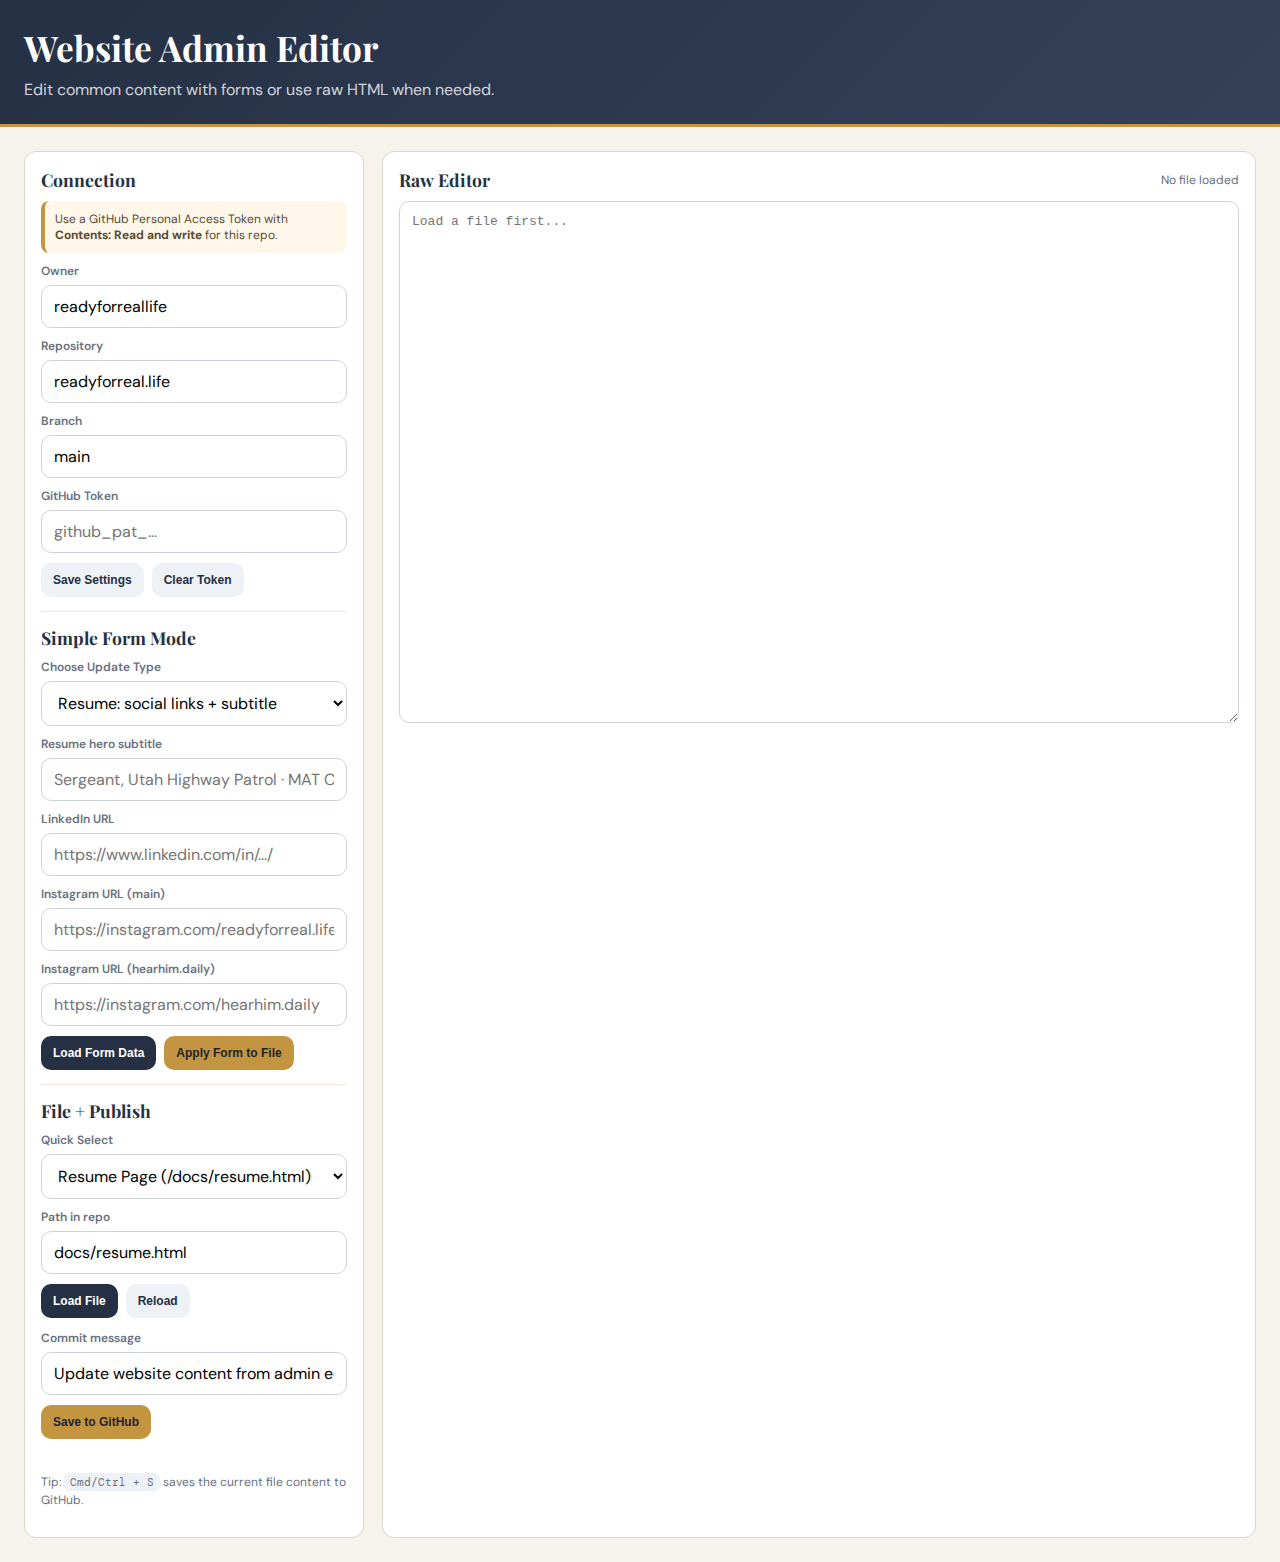
<file: docs/admin/index.html>
<!DOCTYPE html>
<html lang="en">
<head>
<meta charset="UTF-8">
<meta name="viewport" content="width=device-width, initial-scale=1.0">
<title>Site Admin Editor</title>
<link href="https://fonts.googleapis.com/css2?family=Playfair+Display:wght@700;900&family=DM+Sans:wght@400;500;600&family=DM+Mono:wght@400;500&display=swap" rel="stylesheet">
<style>
:root {
  --slate: #253044;
  --slate2: #344159;
  --gold: #c49540;
  --paper: #f6f3ec;
  --ink: #0e1118;
  --muted: #697080;
  --white: #fff;
  --danger: #b0432e;
  --ok: #1f7a55;
}
* { box-sizing: border-box; }
body {
  margin: 0;
  background: var(--paper);
  color: var(--ink);
  font-family: 'DM Sans', sans-serif;
}
.header {
  background: linear-gradient(135deg, var(--slate) 0%, var(--slate2) 100%);
  color: #fff;
  border-bottom: 3px solid var(--gold);
  padding: 24px;
}
.header h1 {
  margin: 0;
  font-family: 'Playfair Display', serif;
  font-size: clamp(1.6rem, 2.8vw, 2.2rem);
}
.header p { margin: 8px 0 0; color: rgba(255,255,255,.8); }
.wrap {
  max-width: 1280px;
  margin: 0 auto;
  padding: 24px;
  display: grid;
  grid-template-columns: 340px 1fr;
  gap: 18px;
}
.card {
  background: var(--white);
  border: 1px solid #ddd7cc;
  border-radius: 12px;
  padding: 16px;
}
.card h2 {
  margin: 0 0 10px;
  font-family: 'Playfair Display', serif;
  font-size: 1.1rem;
  color: var(--slate);
}
label {
  display: block;
  font-size: 12px;
  font-weight: 600;
  color: var(--muted);
  margin: 10px 0 6px;
}
input, select, textarea {
  width: 100%;
  border: 1px solid #cfd4dc;
  border-radius: 10px;
  padding: 10px 12px;
  font: inherit;
  background: #fff;
}
textarea {
  min-height: 58vh;
  font-family: ui-monospace, SFMono-Regular, Menlo, Monaco, Consolas, "Liberation Mono", "Courier New", monospace;
  font-size: 13px;
  line-height: 1.5;
}
.row { display: flex; gap: 8px; flex-wrap: wrap; }
.btn {
  border: 0;
  border-radius: 10px;
  padding: 10px 12px;
  font-size: 12px;
  font-weight: 700;
  cursor: pointer;
}
.btn.primary { background: var(--slate); color: #fff; }
.btn.gold { background: var(--gold); color: #1d2330; }
.btn.ghost { background: #eef1f5; color: var(--slate); }
.status { margin-top: 8px; font-size: 12px; min-height: 16px; }
.status.ok { color: var(--ok); }
.status.err { color: var(--danger); }
.note { font-size: 12px; color: var(--muted); line-height: 1.5; }
.warn {
  font-size: 12px;
  border-left: 4px solid var(--gold);
  background: #fff8ea;
  padding: 10px;
  border-radius: 8px;
  color: #5a4b2f;
}
.kbd {
  font-family: 'DM Mono', monospace;
  font-size: 11px;
  background: #eef1f5;
  border-radius: 6px;
  padding: 2px 6px;
}
hr { border: 0; border-top: 1px solid #ece6d8; margin: 14px 0; }
.editor-head {
  display: flex;
  justify-content: space-between;
  gap: 8px;
  align-items: center;
  margin-bottom: 10px;
}
.small { font-size: 12px; color: var(--muted); }
.form-panel { display: none; }
.form-panel.active { display: block; }
@media (max-width: 980px) {
  .wrap { grid-template-columns: 1fr; }
  textarea { min-height: 48vh; }
}
</style>
</head>
<body>
<header class="header">
  <h1>Website Admin Editor</h1>
  <p>Edit common content with forms or use raw HTML when needed.</p>
</header>

<main class="wrap">
  <section class="card">
    <h2>Connection</h2>
    <div class="warn">Use a GitHub Personal Access Token with <strong>Contents: Read and write</strong> for this repo.</div>

    <label for="owner">Owner</label>
    <input id="owner" type="text" value="readyforreallife">

    <label for="repo">Repository</label>
    <input id="repo" type="text" value="readyforreal.life">

    <label for="branch">Branch</label>
    <input id="branch" type="text" value="main">

    <label for="token">GitHub Token</label>
    <input id="token" type="password" placeholder="github_pat_..." autocomplete="off">

    <div class="row" style="margin-top:10px;">
      <button class="btn ghost" id="savePrefsBtn" type="button">Save Settings</button>
      <button class="btn ghost" id="clearTokenBtn" type="button">Clear Token</button>
    </div>

    <hr>

    <h2>Simple Form Mode</h2>
    <label for="formPreset">Choose Update Type</label>
    <select id="formPreset">
      <option value="resume_social">Resume: social links + subtitle</option>
      <option value="modules_hero">Modules card: hero title + summary</option>
      <option value="homepage_bio">Homepage: bio strip + resume button</option>
      <option value="raw">Raw editor only</option>
    </select>

    <div id="panel_resume_social" class="form-panel active">
      <label for="fResumeSubtitle">Resume hero subtitle</label>
      <input id="fResumeSubtitle" type="text" placeholder="Sergeant, Utah Highway Patrol · MAT Candidate · Published Author">

      <label for="fLinkedIn">LinkedIn URL</label>
      <input id="fLinkedIn" type="text" placeholder="https://www.linkedin.com/in/.../">

      <label for="fInstagramMain">Instagram URL (main)</label>
      <input id="fInstagramMain" type="text" placeholder="https://instagram.com/readyforreal.life">

      <label for="fInstagramHH">Instagram URL (hearhim.daily)</label>
      <input id="fInstagramHH" type="text" placeholder="https://instagram.com/hearhim.daily">
    </div>

    <div id="panel_modules_hero" class="form-panel">
      <label for="fModulesTitle">Modules hero title</label>
      <input id="fModulesTitle" type="text" placeholder="5 Modules · 16-Week Semester">

      <label for="fModulesSummary">Modules hero summary</label>
      <input id="fModulesSummary" type="text" placeholder="A sequenced pathway across five modules...">
    </div>

    <div id="panel_homepage_bio" class="form-panel">
      <label for="fInstName">Instructor name</label>
      <input id="fInstName" type="text" placeholder="Michael R. Terry">

      <label for="fInstTitles">Instructor titles line</label>
      <input id="fInstTitles" type="text" placeholder="Founder, Modern Manners & Mental Fortitude · ...">

      <label for="fBioUrl">Resume button URL</label>
      <input id="fBioUrl" type="text" placeholder="resume.html">

      <label for="fBioText">Resume button text</label>
      <input id="fBioText" type="text" placeholder="View Resume Profile">
    </div>

    <div class="row" style="margin-top:10px;">
      <button class="btn primary" id="loadFormBtn" type="button">Load Form Data</button>
      <button class="btn gold" id="applyFormBtn" type="button">Apply Form to File</button>
    </div>

    <hr>

    <h2>File + Publish</h2>
    <label for="filePreset">Quick Select</label>
    <select id="filePreset">
      <option value="docs/index.html">Homepage (/docs/index.html)</option>
      <option value="docs/details.html">Card Detail Page (/docs/details.html)</option>
      <option value="docs/resume.html">Resume Page (/docs/resume.html)</option>
      <option value="docs/styles.css">Styles (/docs/styles.css)</option>
      <option value="custom">Custom path...</option>
    </select>

    <label for="path">Path in repo</label>
    <input id="path" type="text" value="docs/resume.html">

    <div class="row" style="margin-top:10px;">
      <button class="btn primary" id="loadBtn" type="button">Load File</button>
      <button class="btn ghost" id="reloadBtn" type="button">Reload</button>
    </div>

    <label for="message" style="margin-top:12px;">Commit message</label>
    <input id="message" type="text" value="Update website content from admin editor">

    <div class="row" style="margin-top:10px;">
      <button class="btn gold" id="saveBtn" type="button">Save to GitHub</button>
    </div>

    <div id="status" class="status"></div>
    <p class="note" style="margin-top:10px;">Tip: <span class="kbd">Cmd/Ctrl + S</span> saves the current file content to GitHub.</p>
  </section>

  <section class="card">
    <div class="editor-head">
      <h2 style="margin:0;">Raw Editor</h2>
      <div class="small" id="fileMeta">No file loaded</div>
    </div>
    <textarea id="editor" placeholder="Load a file first..."></textarea>
  </section>
</main>

<script>
const els = {
  owner: document.getElementById('owner'),
  repo: document.getElementById('repo'),
  branch: document.getElementById('branch'),
  token: document.getElementById('token'),
  formPreset: document.getElementById('formPreset'),
  loadFormBtn: document.getElementById('loadFormBtn'),
  applyFormBtn: document.getElementById('applyFormBtn'),
  filePreset: document.getElementById('filePreset'),
  path: document.getElementById('path'),
  loadBtn: document.getElementById('loadBtn'),
  reloadBtn: document.getElementById('reloadBtn'),
  saveBtn: document.getElementById('saveBtn'),
  editor: document.getElementById('editor'),
  message: document.getElementById('message'),
  status: document.getElementById('status'),
  fileMeta: document.getElementById('fileMeta'),
  savePrefsBtn: document.getElementById('savePrefsBtn'),
  clearTokenBtn: document.getElementById('clearTokenBtn'),
  fResumeSubtitle: document.getElementById('fResumeSubtitle'),
  fLinkedIn: document.getElementById('fLinkedIn'),
  fInstagramMain: document.getElementById('fInstagramMain'),
  fInstagramHH: document.getElementById('fInstagramHH'),
  fModulesTitle: document.getElementById('fModulesTitle'),
  fModulesSummary: document.getElementById('fModulesSummary'),
  fInstName: document.getElementById('fInstName'),
  fInstTitles: document.getElementById('fInstTitles'),
  fBioUrl: document.getElementById('fBioUrl'),
  fBioText: document.getElementById('fBioText')
};

const LS = {
  owner: 'dl_admin_owner',
  repo: 'dl_admin_repo',
  branch: 'dl_admin_branch',
  path: 'dl_admin_path',
  token: 'dl_admin_token',
  formPreset: 'dl_admin_form_preset'
};

const PRESET_PATH = {
  resume_social: 'docs/resume.html',
  modules_hero: 'docs/details.html',
  homepage_bio: 'docs/index.html'
};

let currentSha = '';

function setStatus(msg, isError = false) {
  els.status.textContent = msg || '';
  els.status.className = 'status ' + (isError ? 'err' : 'ok');
}

function escHtml(s) {
  return String(s || '')
    .replace(/&/g, '&amp;')
    .replace(/</g, '&lt;')
    .replace(/>/g, '&gt;')
    .replace(/"/g, '&quot;')
    .replace(/'/g, '&#39;');
}

function escJsSingle(s) {
  return String(s || '').replace(/\\/g, '\\\\').replace(/'/g, "\\'");
}

function b64ToUtf8(base64) {
  const cleaned = String(base64 || '').replace(/\n/g, '');
  const binary = atob(cleaned);
  const bytes = new Uint8Array(binary.length);
  for (let i = 0; i < binary.length; i++) bytes[i] = binary.charCodeAt(i);
  return new TextDecoder().decode(bytes);
}

function utf8ToB64(text) {
  const bytes = new TextEncoder().encode(text);
  let bin = '';
  bytes.forEach((b) => { bin += String.fromCharCode(b); });
  return btoa(bin);
}

function apiHeaders() {
  const token = els.token.value.trim();
  const headers = {
    Accept: 'application/vnd.github+json',
    'X-GitHub-Api-Version': '2022-11-28'
  };
  if (token) headers.Authorization = 'Bearer ' + token;
  return headers;
}

function repoUrl(path) {
  const owner = els.owner.value.trim();
  const repo = els.repo.value.trim();
  return `https://api.github.com/repos/${owner}/${repo}/contents/${encodeURIComponent(path).replace(/%2F/g, '/')}`;
}

function normalizePath(p) {
  return String(p || '').trim().replace(/^\/+/, '');
}

function prettyLinkText(url) {
  return String(url || '').replace(/^https?:\/\//, '').replace(/\/$/, '');
}

async function loadFile() {
  const path = normalizePath(els.path.value);
  if (!path) return setStatus('Path is required.', true);
  setStatus('Loading...');
  els.path.value = path;

  const url = repoUrl(path) + `?ref=${encodeURIComponent(els.branch.value.trim() || 'main')}`;
  const res = await fetch(url, { headers: apiHeaders() });
  if (!res.ok) {
    const txt = await res.text();
    throw new Error(`Load failed (${res.status}): ${txt.slice(0, 220)}`);
  }

  const data = await res.json();
  currentSha = data.sha || '';
  els.editor.value = b64ToUtf8(data.content || '');
  els.fileMeta.textContent = `${path} · sha ${currentSha.slice(0, 7)}`;
  localStorage.setItem(LS.path, path);
  setStatus('File loaded.');
}

async function saveFile() {
  const path = normalizePath(els.path.value);
  if (!path) return setStatus('Path is required.', true);
  if (!els.token.value.trim()) return setStatus('GitHub token required.', true);

  const body = {
    message: (els.message.value || 'Update via website admin').trim(),
    content: utf8ToB64(els.editor.value),
    branch: (els.branch.value || 'main').trim()
  };
  if (currentSha) body.sha = currentSha;

  setStatus('Saving to GitHub...');

  const res = await fetch(repoUrl(path), {
    method: 'PUT',
    headers: { ...apiHeaders(), 'Content-Type': 'application/json' },
    body: JSON.stringify(body)
  });

  if (!res.ok) {
    const txt = await res.text();
    throw new Error(`Save failed (${res.status}): ${txt.slice(0, 260)}`);
  }

  const data = await res.json();
  currentSha = data.content && data.content.sha ? data.content.sha : currentSha;
  els.fileMeta.textContent = `${path} · sha ${String(currentSha).slice(0, 7)}`;
  setStatus('Saved and pushed to GitHub. Site should redeploy in about 1-2 minutes.');
}

function showFormPanel(key) {
  ['resume_social', 'modules_hero', 'homepage_bio'].forEach((k) => {
    const panel = document.getElementById('panel_' + k);
    if (panel) panel.classList.toggle('active', k === key);
  });
}

function getFormPath() {
  const key = els.formPreset.value;
  return PRESET_PATH[key] || '';
}

function populateFormFromEditor() {
  const text = els.editor.value;
  const mode = els.formPreset.value;

  if (mode === 'resume_social') {
    const subtitle = text.match(/<p class="hero-sub">([\s\S]*?)<\/p>/i);
    const linkedin = text.match(/https:\/\/www\.linkedin\.com\/in\/[^"'\s<]+\/?/i);
    const ig = Array.from(text.matchAll(/https:\/\/instagram\.com\/[^"'\s<]+\/?/ig)).map((m) => m[0]);
    els.fResumeSubtitle.value = subtitle ? subtitle[1].trim() : '';
    els.fLinkedIn.value = linkedin ? linkedin[0] : '';
    els.fInstagramMain.value = ig[0] || '';
    els.fInstagramHH.value = ig[1] || '';
    return;
  }

  if (mode === 'modules_hero') {
    const m = text.match(/if \(isSemesterModulesCard\) \{[\s\S]*?title = '([^']*)';[\s\S]*?summary = '([^']*)';[\s\S]*?\}/);
    els.fModulesTitle.value = m ? m[1] : '';
    els.fModulesSummary.value = m ? m[2] : '';
    return;
  }

  if (mode === 'homepage_bio') {
    const n = text.match(/<div class="inst-name">([\s\S]*?)<\/div>/i);
    const t = text.match(/<div class="inst-titles">([\s\S]*?)<\/div>/i);
    const b = text.match(/<a class="bio-link" href="([^"]*)">([\s\S]*?)<\/a>/i);
    els.fInstName.value = n ? n[1].trim() : '';
    els.fInstTitles.value = t ? t[1].trim() : '';
    els.fBioUrl.value = b ? b[1].trim() : '';
    els.fBioText.value = b ? b[2].replace(/<span>[\s\S]*?<\/span>/i, '').trim() : '';
  }
}

function applyFormToEditor() {
  let text = els.editor.value;
  const mode = els.formPreset.value;

  if (mode === 'resume_social') {
    const sub = escHtml(els.fResumeSubtitle.value.trim());
    const li = els.fLinkedIn.value.trim();
    const ig1 = els.fInstagramMain.value.trim();
    const ig2 = els.fInstagramHH.value.trim();
    if (!li || !ig1 || !ig2) throw new Error('LinkedIn and both Instagram URLs are required.');

    text = text.replace(/<p class="hero-sub">[\s\S]*?<\/p>/i, `<p class="hero-sub">${sub}</p>`);

    const socialLine = `<div class="roles"><a class="social-external" href="${escHtml(li)}">${escHtml(prettyLinkText(li))}</a> · <a class="social-external" href="${escHtml(ig1)}">${escHtml(prettyLinkText(ig1))}</a> · <a class="social-external" href="${escHtml(ig2)}">${escHtml(prettyLinkText(ig2))}</a></div>`;
    const socialRegex = /<div class="roles"><a[^>]*href="https:\/\/www\.linkedin\.com\/in\/[^"]*"[^>]*>[\s\S]*?<\/div>/i;
    if (!socialRegex.test(text)) throw new Error('Could not find social links block in file.');
    text = text.replace(socialRegex, socialLine);
  }

  if (mode === 'modules_hero') {
    const t = els.fModulesTitle.value.trim();
    const s = els.fModulesSummary.value.trim();
    if (!t || !s) throw new Error('Modules title and summary are required.');

    const block = /if \(isSemesterModulesCard\) \{[\s\S]*?\}/;
    if (!block.test(text)) throw new Error('Could not find Modules hero override block.');
    text = text.replace(block, `if (isSemesterModulesCard) {\n  title = '${escJsSingle(t)}';\n  summary = '${escJsSingle(s)}';\n}`);
  }

  if (mode === 'homepage_bio') {
    const name = escHtml(els.fInstName.value.trim());
    const titles = escHtml(els.fInstTitles.value.trim());
    const url = escHtml(els.fBioUrl.value.trim());
    const txt = escHtml(els.fBioText.value.trim() || 'View Resume Profile');
    if (!name || !titles || !url) throw new Error('Name, titles, and resume URL are required.');

    text = text.replace(/<div class="inst-name">[\s\S]*?<\/div>/i, `<div class="inst-name">${name}</div>`);
    text = text.replace(/<div class="inst-titles">[\s\S]*?<\/div>/i, `<div class="inst-titles">${titles}</div>`);
    text = text.replace(/<a class="bio-link" href="[^"]*">[\s\S]*?<\/a>/i, `<a class="bio-link" href="${url}"><span>RESUME</span>${txt}</a>`);
  }

  els.editor.value = text;
  setStatus('Form changes applied to file editor. Click Save to GitHub to publish.');
}

async function loadForForm() {
  const p = getFormPath();
  if (!p) return setStatus('Choose a form preset first.', true);
  els.path.value = p;
  els.filePreset.value = [...els.filePreset.options].some(o => o.value === p) ? p : 'custom';
  await loadFile();
  populateFormFromEditor();
  setStatus('Form data loaded from live file.');
}

els.formPreset.addEventListener('change', () => {
  const mode = els.formPreset.value;
  showFormPanel(mode);
  localStorage.setItem(LS.formPreset, mode);
  const p = getFormPath();
  if (p) {
    els.path.value = p;
    if ([...els.filePreset.options].some(o => o.value === p)) els.filePreset.value = p;
  }
});

els.filePreset.addEventListener('change', () => {
  if (els.filePreset.value !== 'custom') els.path.value = els.filePreset.value;
});

els.loadFormBtn.addEventListener('click', async () => {
  try { await loadForForm(); } catch (err) { setStatus(err.message, true); }
});

els.applyFormBtn.addEventListener('click', () => {
  try { applyFormToEditor(); } catch (err) { setStatus(err.message, true); }
});

els.loadBtn.addEventListener('click', async () => {
  try { await loadFile(); } catch (err) { setStatus(err.message, true); }
});

els.reloadBtn.addEventListener('click', async () => {
  try { await loadFile(); } catch (err) { setStatus(err.message, true); }
});

els.saveBtn.addEventListener('click', async () => {
  try { await saveFile(); } catch (err) { setStatus(err.message, true); }
});

els.savePrefsBtn.addEventListener('click', () => {
  localStorage.setItem(LS.owner, els.owner.value.trim());
  localStorage.setItem(LS.repo, els.repo.value.trim());
  localStorage.setItem(LS.branch, els.branch.value.trim());
  localStorage.setItem(LS.path, normalizePath(els.path.value));
  localStorage.setItem(LS.formPreset, els.formPreset.value);
  sessionStorage.setItem(LS.token, els.token.value.trim());
  setStatus('Settings saved (token is stored only for this browser session).');
});

els.clearTokenBtn.addEventListener('click', () => {
  els.token.value = '';
  sessionStorage.removeItem(LS.token);
  setStatus('Token cleared.');
});

document.addEventListener('keydown', async (event) => {
  const isSave = (event.metaKey || event.ctrlKey) && event.key.toLowerCase() === 's';
  if (!isSave) return;
  event.preventDefault();
  try { await saveFile(); } catch (err) { setStatus(err.message, true); }
});

(function init() {
  els.owner.value = localStorage.getItem(LS.owner) || els.owner.value;
  els.repo.value = localStorage.getItem(LS.repo) || els.repo.value;
  els.branch.value = localStorage.getItem(LS.branch) || els.branch.value;
  els.token.value = sessionStorage.getItem(LS.token) || '';

  const preset = localStorage.getItem(LS.formPreset) || 'resume_social';
  if ([...els.formPreset.options].some(o => o.value === preset)) els.formPreset.value = preset;
  showFormPanel(els.formPreset.value);

  const defaultPath = PRESET_PATH[els.formPreset.value] || 'docs/resume.html';
  const savedPath = localStorage.getItem(LS.path) || defaultPath;
  els.path.value = savedPath;
  if ([...els.filePreset.options].some(o => o.value === savedPath)) {
    els.filePreset.value = savedPath;
  } else {
    els.filePreset.value = 'custom';
  }
})();
</script>
</body>
</html>
</file>
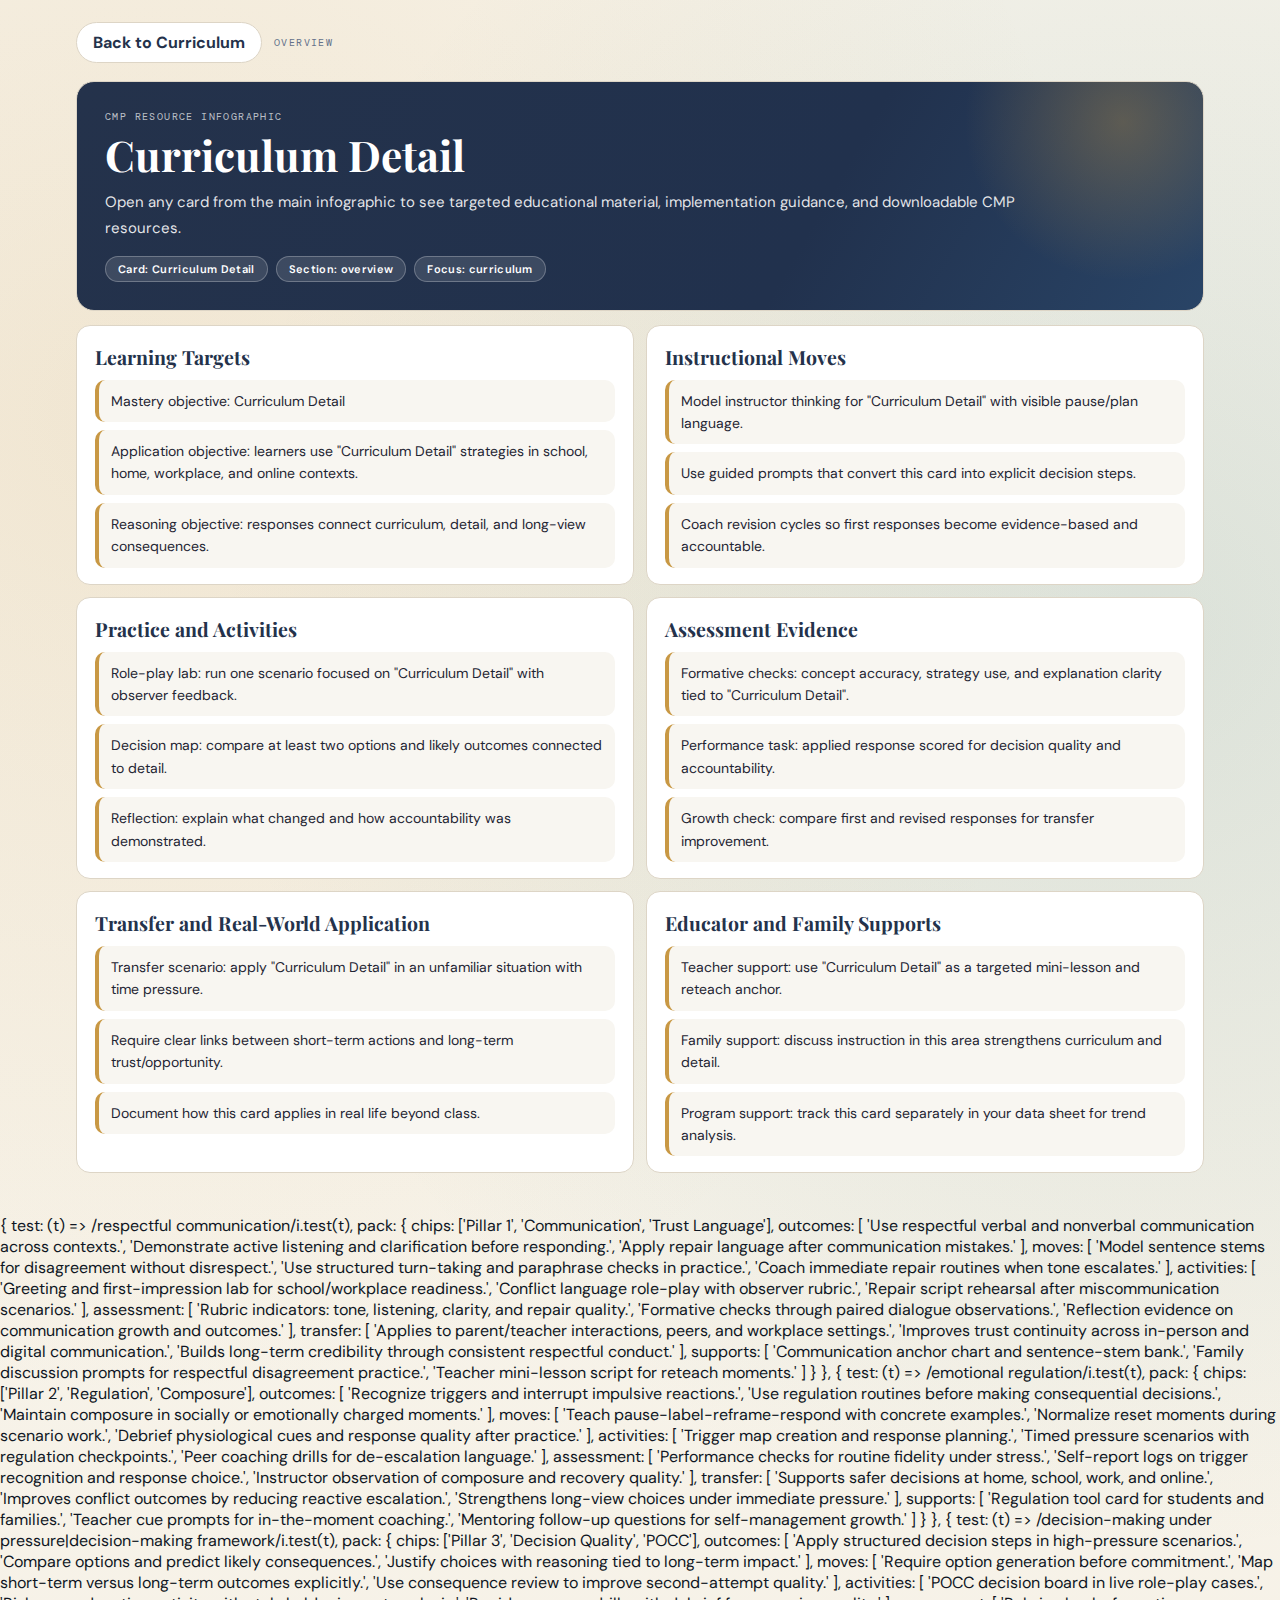
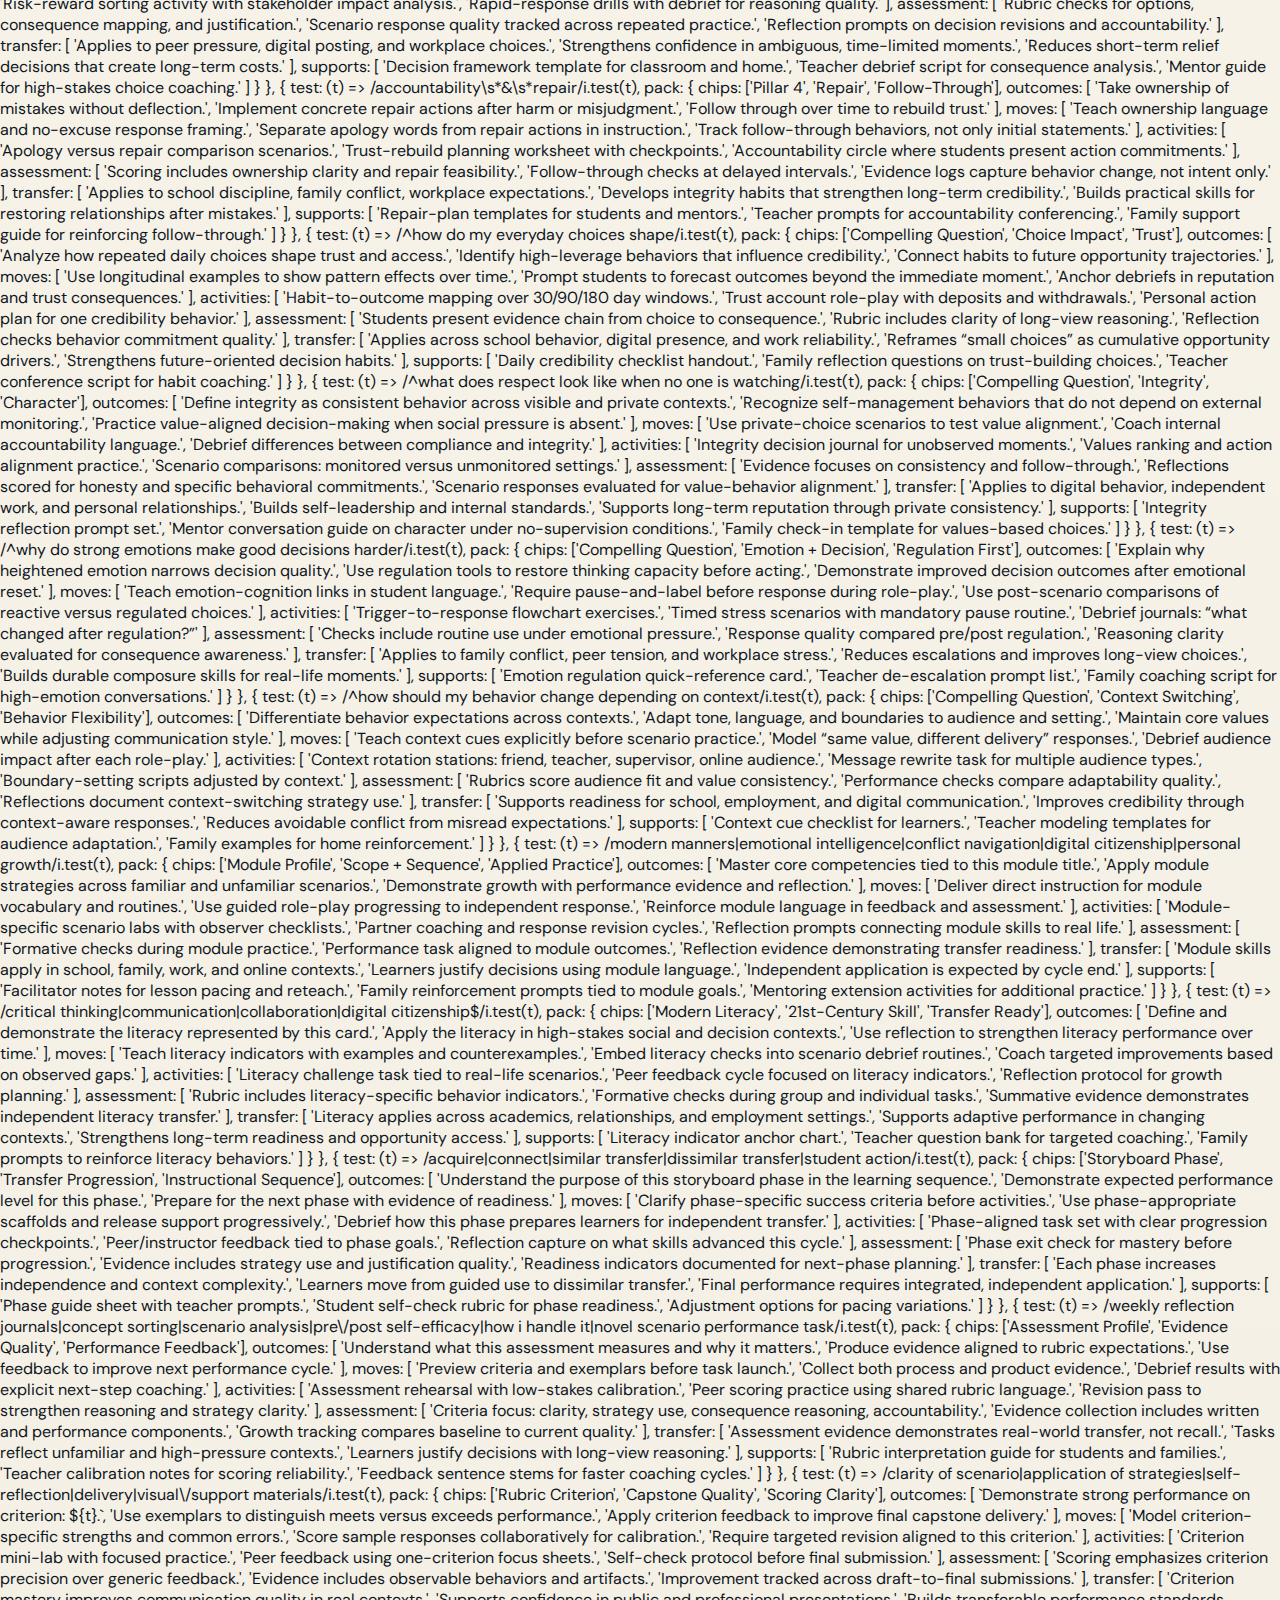
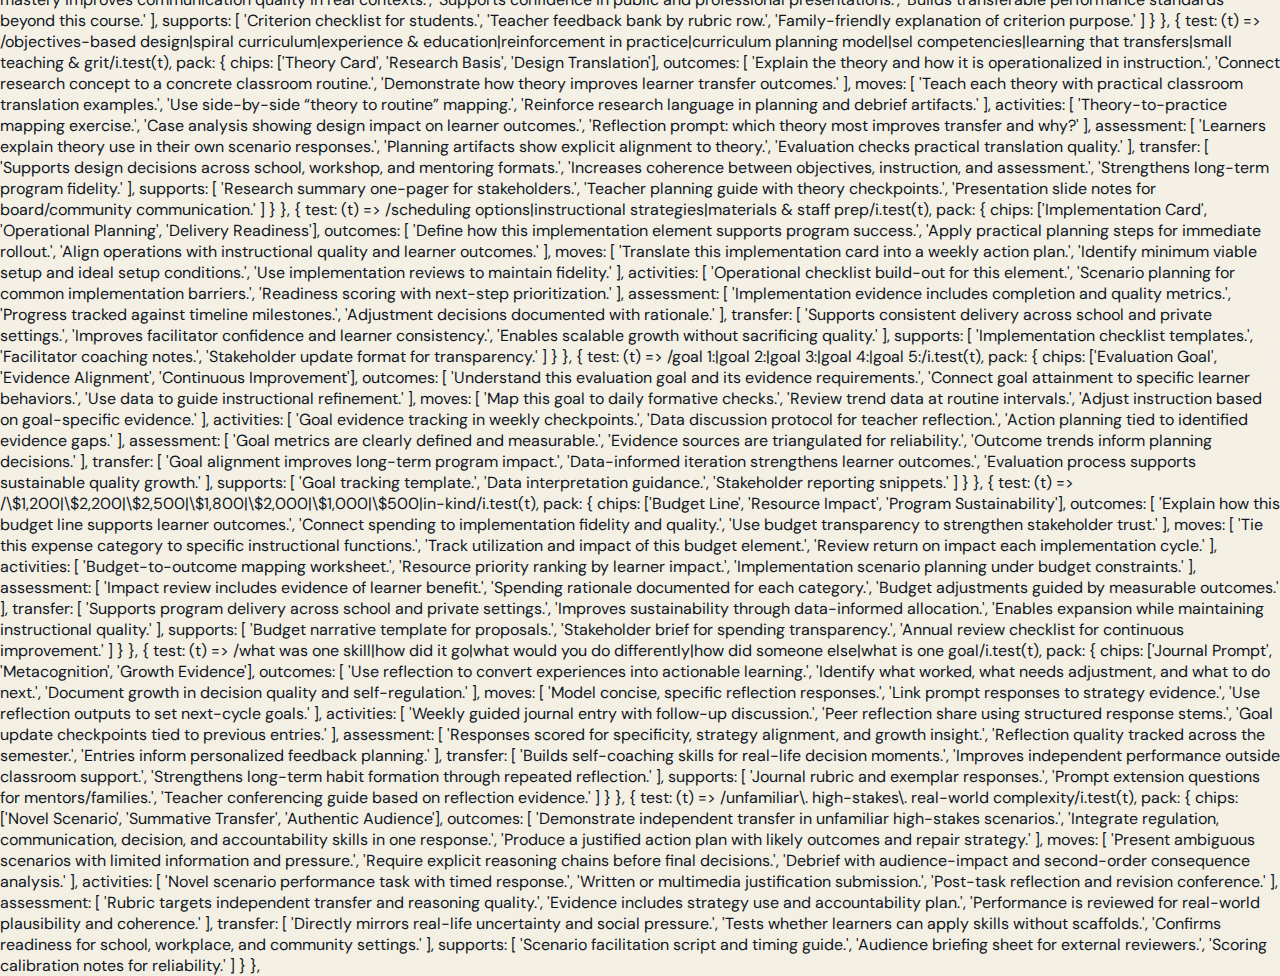
<file: details.copytest.html>
<!DOCTYPE html>
<html lang="en">
<head>
<meta charset="UTF-8">
<meta name="viewport" content="width=device-width, initial-scale=1.0">
<title>CMP Resource Detail</title>
<link href="https://fonts.googleapis.com/css2?family=Playfair+Display:wght@700;900&family=DM+Sans:wght@400;500;600;700&family=DM+Mono:wght@400;500&display=swap" rel="stylesheet">
<style>
:root {
  --ink: #0f1623;
  --paper: #f7f3ea;
  --slate: #24324b;
  --slate2: #2f415f;
  --gold: #c89844;
  --teal: #1d6b69;
  --rust: #b44a38;
  --sage: #5d7851;
  --rule: #ddd5c6;
  --white: #ffffff;
  --muted: #63718a;
}
* { box-sizing: border-box; margin: 0; padding: 0; }
body {
  font-family: 'DM Sans', sans-serif;
  color: var(--ink);
  background:
    radial-gradient(circle at 10% 10%, rgba(200, 152, 68, 0.15), transparent 25%),
    radial-gradient(circle at 90% 15%, rgba(29, 107, 105, 0.13), transparent 25%),
    linear-gradient(180deg, #f8f4eb 0%, #f4efe3 100%);
}
.wrap { max-width: 1160px; margin: 0 auto; padding: 22px 16px 42px; }
.top {
  display: flex; align-items: center; gap: 12px; flex-wrap: wrap;
  margin-bottom: 18px;
}
.btn {
  border: 1px solid var(--rule);
  background: var(--white);
  border-radius: 999px;
  color: var(--slate);
  font-weight: 700;
  text-decoration: none;
  padding: 9px 16px;
  display: inline-flex;
  align-items: center;
}
.btn-link { cursor: pointer; }
.meta {
  font-family: 'DM Mono', monospace;
  font-size: 10px;
  text-transform: uppercase;
  letter-spacing: 0.14em;
  color: var(--muted);
}
.hero {
  border-radius: 18px;
  border: 1px solid var(--rule);
  background: linear-gradient(120deg, var(--slate) 0%, #21314d 65%, #294466 100%);
  color: #fff;
  padding: 28px;
  position: relative;
  overflow: hidden;
  margin-bottom: 14px;
}
.hero::after {
  content: "";
  position: absolute;
  width: 320px;
  height: 320px;
  right: -80px;
  top: -120px;
  border-radius: 50%;
  background: radial-gradient(circle, rgba(200,152,68,.34) 0%, transparent 70%);
}
.eyebrow {
  font-family: 'DM Mono', monospace;
  letter-spacing: .14em;
  text-transform: uppercase;
  color: rgba(255,255,255,.70);
  font-size: 10px;
  margin-bottom: 8px;
}
h1 {
  font-family: 'Playfair Display', serif;
  font-size: clamp(1.8rem, 3.3vw, 2.8rem);
  line-height: 1.14;
  margin-bottom: 10px;
}
.summary {
  color: rgba(255,255,255,.88);
  line-height: 1.75;
  font-size: 15px;
  max-width: 980px;
  white-space: pre-line;
}
.chip-row {
  margin-top: 14px;
  display: flex;
  flex-wrap: wrap;
  gap: 8px;
}
.chip {
  border-radius: 999px;
  border: 1px solid rgba(255,255,255,.25);
  background: rgba(255,255,255,.12);
  font-size: 11px;
  letter-spacing: .03em;
  font-weight: 600;
  padding: 5px 12px;
}
.grid {
  display: grid;
  grid-template-columns: repeat(2, minmax(0, 1fr));
  gap: 12px;
}
.card {
  background: var(--white);
  border: 1px solid var(--rule);
  border-radius: 14px;
  padding: 18px 18px 16px;
}
.card h2 {
  font-family: 'Playfair Display', serif;
  font-size: 1.22rem;
  color: var(--slate);
  margin-bottom: 10px;
}
.card p {
  color: var(--ink);
  line-height: 1.7;
  font-size: 14px;
}
.list { display: grid; gap: 8px; margin-top: 8px; }
.item {
  border-radius: 10px;
  border-left: 4px solid var(--gold);
  background: #f8f6f1;
  padding: 10px 12px;
  color: #1f2533;
  font-size: 14px;
  line-height: 1.6;
}
.item strong { color: var(--slate); }
.docs {
  display: grid;
  grid-template-columns: repeat(2, minmax(0, 1fr));
  gap: 10px;
}
.doc-link {
  text-decoration: none;
  color: var(--slate);
  border: 1px solid var(--rule);
  border-radius: 10px;
  background: #fcfbf8;
  padding: 10px 12px;
  font-size: 13px;
  font-weight: 600;
}
.doc-link:hover { border-color: var(--gold); }
.note {
  margin-top: 10px;
  color: var(--muted);
  font-size: 13px;
}
.teacher-only { display: none; }
@media (max-width: 900px) {
  .grid, .docs { grid-template-columns: 1fr; }
}
</style>
</head>
<body>
  <div class="wrap">
    <div class="top">
      <a class="btn btn-link" href="index.html?restore=1" id="backToCurriculum">Back to Curriculum</a>
      <div class="meta" id="sectionMeta">Section</div>
    </div>

    <section class="hero">
      <div class="eyebrow">CMP Resource Infographic</div>
      <h1 id="title">Curriculum Detail</h1>
      <div class="summary" id="summary">Open any card from the main infographic to see targeted educational material, implementation guidance, and downloadable CMP resources.</div>
      <div class="chip-row" id="chipRow"></div>
    </section>

    <div class="grid">
      <section class="card">
        <h2>Learning Targets</h2>
        <div class="list" id="outcomes"></div>
      </section>
      <section class="card">
        <h2>Instructional Moves</h2>
        <div class="list" id="moves"></div>
      </section>
      <section class="card">
        <h2>Practice and Activities</h2>
        <div class="list" id="activities"></div>
      </section>
      <section class="card">
        <h2>Assessment Evidence</h2>
        <div class="list" id="assessment"></div>
      </section>
      <section class="card">
        <h2>Transfer and Real-World Application</h2>
        <div class="list" id="transfer"></div>
      </section>
      <section class="card">
        <h2>Educator and Family Supports</h2>
        <div class="list" id="supports"></div>
      </section>
      <section class="card teacher-only" id="resourcesCard" style="grid-column: 1 / -1;">
        <h2>CMP Resources and Downloads</h2>
        <div class="docs" id="resources"></div>
        <p class="note">These links open within the same website tab and can be used as handouts for classes, board review, and curriculum implementation planning.</p>
      </section>
    </div>
  </div>

<script>
const params = new URLSearchParams(window.location.search);
const title = (params.get('title') || 'Curriculum Detail').trim();
const section = (params.get('section') || 'overview').trim();
const summary = (params.get('summary') || '').trim();

const BASE_DOCS = [
  { label: 'CMP Full District Proposal', href: 'assets/docs/cmp/cmp-tooele-district-mike-terry.pdf' },
  { label: 'CMP Supplemental Packet', href: 'assets/docs/cmp/cmp-supplemental-packet.pdf' },
  { label: 'Course Addition Packet', href: 'assets/docs/cmp/course-addition-request-packet.pdf' },
  { label: 'Board Letter', href: 'assets/docs/cmp/cmp-board-letter.pdf' },
  { label: 'CMP Comparison Analysis', href: 'assets/docs/cmp/cmp-comparison-freshman-success-vs-modern-manners.pdf' },
  { label: 'One-Page Program Handout', href: 'assets/docs/cmp/One%20Page%20Handout%20-%20Modern_Manners_Mental_Fortitude_One_Pager.pdf' },
  { label: 'Unit Plan and Storyboard', href: 'assets/docs/unit-plan-storyboard.pdf' },
  { label: 'Novel Scenario (Summative)', href: 'assets/docs/novel-scenario-summative.pdf' },
  { label: 'Lesson Plan (Part 3)', href: 'assets/docs/lesson-plan-part-3.pdf' },
  { label: 'Inquiry Project Outline', href: 'assets/docs/inquiry-project-outline.pdf' }
];

const SECTION_DEFAULTS = {
  overview: {
    chips: ['Program Vision', 'All-Inclusive', 'School + Community + Family'],
    outcomes: [
      'Build respectful communication and self-regulation routines that transfer across school, family, workplace, and online contexts.',
      'Strengthen decision quality under pressure with a repeatable framework that students and adults can apply independently.',
      'Develop accountability habits: own mistakes, repair trust, and follow through with actions.'
    ],
    moves: [
      'Use explicit instruction for anchor concepts and sentence stems before scenario work.',
      'Model decision-thinking aloud: pause, identify options, map consequences, choose and justify.',
      'Revisit the same core ideas in a spiral sequence so learners progress from guided practice to independent transfer.'
    ],
    activities: [
      'Scenario cards with context shifts (home, school, workplace, online) to build flexible application.',
      'Role-play cycles with observer checklists for tone, listening, boundary setting, and repair language.',
      'Weekly reflection journals to convert lived moments into metacognitive learning evidence.'
    ],
    assessment: [
      'Formative checks: concept sorts, exit reflections, role-play rubrics, and weekly journals.',
      'Summative checks: capstone presentation and novel scenario response to an authentic audience.',
      'Growth measures: pre/post self-efficacy snapshots tied to SEL competencies.'
    ],
    transfer: [
      'Students justify decisions in unfamiliar, higher-stakes situations with limited information and social pressure.',
      'Learners connect short-term choices to long-term trust, reputation, and opportunity pathways.',
      'Adults and educators use the same language to reinforce consistency across settings.'
    ],
    supports: [
      'Teacher toolkit includes pacing map, scenario prompts, rubric language, and feedback routines.',
      'Family extension prompts keep home conversations aligned to course decision frameworks.',
      'Community-facing handouts support workshops, private classes, and mentoring sessions.'
    ]
  },
  pillars: {
    chips: ['Anchor Concepts', 'Behavior + Decision Skills', 'Spiral Reinforcement'],
    outcomes: [
      'Use respectful communication during disagreement and repair conversations.',
      'Apply self-regulation before responding under pressure.',
      'Demonstrate accountable follow-through after decisions.'
    ],
    moves: [
      'Introduce one pillar at a time with concrete examples and non-examples.',
      'Embed pillar language into discussion protocols and grading comments.',
      'Use retrieval prompts each week so pillar terms become fluent.'
    ],
    activities: [
      'Pillar stations: analyze examples from school, family, digital, and workplace situations.',
      'Partner drills for “pause and reframe” and “repair after conflict” scripts.',
      'Reflective exit tickets linked to one pillar per lesson.'
    ],
    assessment: [
      'Rubric rows map directly to pillar performance indicators.',
      'Observation checklists track communication, regulation, and accountability behaviors.',
      'Short written justifications require concept language and evidence.'
    ],
    transfer: [
      'Pillars are applied to novel dilemmas where emotional urgency conflicts with long-view goals.',
      'Learners compare outcomes when one pillar is skipped versus intentionally used.',
      'Students identify second-order effects (trust, reputation, access to opportunities).'
    ],
    supports: [
      'Teacher anchor charts and sentence stems for each pillar.',
      'Parent/mentor discussion prompts to reinforce shared language.',
      'Printable pillar quick-guide for class and coaching sessions.'
    ]
  },
  modules: {
    chips: ['Five Modules', '16-Week Flow', 'Practice to Transfer'],
    outcomes: [
      'Build from etiquette basics to independent decision transfer in complex scenarios.',
      'Strengthen learner confidence through repeated performance practice.',
      'Generate observable growth in communication, regulation, and accountability.'
    ],
    moves: [
      'Weekly structure: introduce, model, practice, reflect, and apply.',
      'Interleave module skills so no concept remains isolated.',
      'Use debrief protocols to transform role-play into strategy insight.'
    ],
    activities: [
      'Modern Manners: greetings, active listening, digital etiquette.',
      'Emotional Intelligence: trigger mapping, grounding routines, reframing drills.',
      'Conflict Navigation: apology/repair scripts, boundary language, mediation tasks.',
      'Digital Citizenship: permanence cases, audience analysis, consequence mapping.',
      'Personal Growth: goal setting, integrity checks, capstone planning.'
    ],
    assessment: [
      'Module check-ins with rubric-aligned formative tasks.',
      'Midpoint performance simulation with peer and teacher feedback.',
      'End-of-module reflection connecting strategy use to outcomes.'
    ],
    transfer: [
      'Each module includes at least one unfamiliar context problem.',
      'Learners practice using module tools when information is incomplete.',
      'Capstone combines all five modules in one authentic challenge.'
    ],
    supports: [
      'Facilitator pacing notes and discussion question bank.',
      'Private class adaptation options for individuals, couples, and families.',
      'Online mentoring adaptation with asynchronous reflection prompts.'
    ]
  },
  frameworks: {
    chips: ['PLRR', 'POCC', 'Student-Friendly Routines'],
    outcomes: [
      'Use PLRR to regulate before reacting.',
      'Use POCC to make defensible decisions under pressure.',
      'Explain reasoning with evidence and consequence awareness.'
    ],
    moves: [
      'Teach each framework step explicitly with live modeling.',
      'Use “same scenario, different framework quality” comparisons.',
      'Require framework language in oral and written debriefs.'
    ],
    activities: [
      'Rapid-cycle role-plays where students pause and reset before speaking.',
      'Decision map templates comparing options and outcomes.',
      'Partner feedback on whether each step was applied or skipped.'
    ],
    assessment: [
      'Performance rubric includes framework fidelity indicators.',
      'Reflection responses identify which step changed the outcome most.',
      'Novel scenario grading checks independent framework transfer.'
    ],
    transfer: [
      'Frameworks are applied across school conflict, work dilemmas, and digital pressure moments.',
      'Students adapt framework use with time limits and scarce information.',
      'Adults in mentoring sessions mirror the same routines for consistency.'
    ],
    supports: [
      'Pocket reference cards for PLRR and POCC.',
      'Teacher prompts for live coaching during simulations.',
      'Family conversation scripts based on framework language.'
    ]
  },
  targets: {
    chips: ['Objective Alignment', 'Observable Behaviors', 'Mastery Evidence'],
    outcomes: [
      'Targets specify exactly what students can demonstrate, not just what is covered.',
      'Targets are written for communication, regulation, decision quality, and accountability.',
      'Targets support grading consistency across teachers and cohorts.'
    ],
    moves: [
      'Post learning targets in student language at lesson launch.',
      'Tie each activity and rubric row back to a specific target.',
      'Use target-based feedback instead of generic participation comments.'
    ],
    activities: [
      'Students self-rate target confidence before and after scenario practice.',
      'Peer observers track one target during each role-play.',
      'Learners revise responses to demonstrate target growth.'
    ],
    assessment: [
      'Target-aligned checklists for formative observations.',
      'Summative rubric references target IDs for transparent grading.',
      'Summary dashboard tracks target trends over time.'
    ],
    transfer: [
      'Dissimilar transfer tasks require multiple targets in one response.',
      'Students justify choices with explicit target language.',
      'Capstone evidence shows whether skills generalize beyond class routines.'
    ],
    supports: [
      'Target tracker templates for teacher conferencing.',
      'Student-friendly target glossary for independent study.',
      'Family-facing target summary for reinforcement outside class.'
    ]
  },
  pacing: {
    chips: ['Week-by-Week', 'Milestones', 'Sustainable Delivery'],
    outcomes: [
      'Pacing ensures skills are practiced repeatedly before high-stakes assessment.',
      'Milestone weeks reinforce retention and application.',
      'Course flow supports both school semester and private cohort formats.'
    ],
    moves: [
      'Use a predictable lesson arc each week to reduce confusion and increase confidence.',
      'Build milestone weeks around synthesis, not content overload.',
      'Adjust timing for block schedules or workshop series while preserving sequence logic.'
    ],
    activities: [
      'Weekly scenario practice with rotating contexts and stakeholder roles.',
      'Reflection checkpoints at the end of each mini-cycle.',
      'Milestone challenge weeks for mixed-skill performance.'
    ],
    assessment: [
      'Weekly evidence logs support timely intervention.',
      'Mid-course review identifies learners needing additional coaching.',
      'Final milestone demonstrates integrated transfer.'
    ],
    transfer: [
      'As pacing advances, support decreases and independence increases.',
      'Late-course dilemmas include ambiguity and social risk to mirror real conditions.',
      'Students are expected to justify choices without scripted prompts.'
    ],
    supports: [
      'Alternative pacing maps for school, family, and adult workshop cohorts.',
      'Attendance-flex options for online mentoring paths.',
      'Implementation notes for compressed or extended timelines.'
    ]
  },
  assessment: {
    chips: ['Formative + Summative', 'Performance-Based', 'Growth Evidence'],
    outcomes: [
      'Assessment evaluates skill use, not just recall.',
      'Students provide evidence of thinking, not one-word answers.',
      'Scoring prioritizes clarity, strategy use, and transfer quality.'
    ],
    moves: [
      'Use low-stakes formative checks early and often.',
      'Provide rubric previews before scenario tasks.',
      'Debrief assessments with concrete next-step coaching.'
    ],
    activities: [
      'Weekly reflection journals using structured prompts.',
      'Scenario role-play rubrics scored by peers and instructor.',
      'Capstone presentations to authentic audiences.'
    ],
    assessment: [
      'Pre/post self-efficacy snapshots for growth tracking.',
      'Novel scenario summative for dissimilar transfer.',
      'Rubric dimensions: clarity, application, reflection, delivery, supports.'
    ],
    transfer: [
      'Summative scenarios combine school, digital, workplace, and family pressures.',
      'Students must show regulation and decision logic under time constraints.',
      'Evaluation includes second-order consequences and repair planning.'
    ],
    supports: [
      'Teacher calibration guide for rubric reliability.',
      'Student exemplars at multiple proficiency levels.',
      'Parent-facing explanation of how to read rubric feedback.'
    ]
  },
  theory: {
    chips: ['Research-Backed', 'Learning Science', 'CMP Coherence'],
    outcomes: [
      'Course architecture is grounded in transfer-focused curriculum design.',
      'Theory is operationalized in daily routines, not left abstract.',
      'Research foundations support district adoption and sustainability.'
    ],
    moves: [
      'Connect each classroom routine to a clear theoretical rationale.',
      'Use spiral review to deepen conceptual complexity over time.',
      'Apply reinforcement and reflection to build durable habits.'
    ],
    activities: [
      'Concept retrieval starts each cycle.',
      'Scenario application follows direct instruction.',
      'Reflection consolidates learning for future transfer.'
    ],
    assessment: [
      'Tyler alignment between objectives, instruction, and evaluation.',
      'Dewey-aligned experiential tasks with reflective integration.',
      'Stern transfer checks with dissimilar scenario design.'
    ],
    transfer: [
      'Theory-to-practice bridge: explicit routines in authentic contexts.',
      'Students show independent use of learned tools in unfamiliar settings.',
      'Curriculum supports long-term behavior change, not short-term compliance.'
    ],
    supports: [
      'Research reference summary for stakeholders and board review.',
      'Teacher orientation slides connecting theory to instruction.',
      'Implementation guide with practical classroom translation.'
    ]
  },
  implementation: {
    chips: ['Adoption Ready', 'Classroom Practical', 'Scalable'],
    outcomes: [
      'Provide a deployable model for electives, workshops, and mentoring formats.',
      'Ensure resources, pacing, and facilitation tools are ready for immediate use.',
      'Support consistent quality across different instructors and settings.'
    ],
    moves: [
      'Start with staff orientation and model lessons.',
      'Use common rubrics and observation tools across sections.',
      'Review implementation data each cycle and adjust supports.'
    ],
    activities: [
      'Scenario prompt banks and challenge cards.',
      'Guest speaker integration with reflection follow-ups.',
      'Practice labs for conflict, boundaries, and decision pressure.'
    ],
    assessment: [
      'Implementation fidelity checks each month.',
      'Submission dashboards for participation and growth.',
      'Evidence archive for board and stakeholder reporting.'
    ],
    transfer: [
      'Adapts to in-person class, private cohort, family workshop, or online mentoring.',
      'Maintains core framework integrity across delivery formats.',
      'Builds shared language across youth, adults, and educators.'
    ],
    supports: [
      'Teacher prep packet with step-by-step facilitation notes.',
      'Family workshop handouts and follow-up prompts.',
      'Online mentoring session templates with progress checkpoints.'
    ]
  },
  rationale: {
    chips: ['Need Statement', 'Local Relevance', 'Practical Outcomes'],
    outcomes: [
      'Address the gap between academic success and life readiness.',
      'Train behaviors that directly affect safety, trust, and opportunity.',
      'Equip learners with repeatable decision tools for high-pressure moments.'
    ],
    moves: [
      'Anchor instruction in realistic local and digital scenarios.',
      'Teach explicit behaviors for respectful response and repair.',
      'Use reflection to connect classroom practice to real-life moments.'
    ],
    activities: [
      'Case discussions based on common youth and adult dilemmas.',
      'Decision rehearsals with consequences mapped before action.',
      'Communication labs for conflict de-escalation and accountability.'
    ],
    assessment: [
      'Observe whether students choose long-view outcomes over short-term relief.',
      'Track quality of reasoning and consequence awareness.',
      'Measure confidence growth in handling difficult conversations.'
    ],
    transfer: [
      'Skills are used in school, home, work, and online relationships.',
      'Learners apply tools under unfamiliar pressure, not only rehearsed examples.',
      'Adults can use the same language for coaching and mentoring.'
    ],
    supports: [
      'CMP rationale documents for administrators and board members.',
      'One-page summary handouts for community partners.',
      'Talking points for presentation and adoption conversations.'
    ]
  },
  budget: {
    chips: ['Sustainability', 'Resource Planning', 'Program Growth'],
    outcomes: [
      'Support program quality through intentional resource allocation.',
      'Link budget categories to student-facing impact and fidelity.',
      'Build a sustainable model for scaling delivery options.'
    ],
    moves: [
      'Prioritize funding for training, materials, and assessment quality.',
      'Track expenditures against implementation milestones.',
      'Use data to adjust budget for highest-impact supports.'
    ],
    activities: [
      'Map each budget line to a specific instructional outcome.',
      'Create phased resource plans for pilot and expansion.',
      'Review cost-effectiveness using participation and impact metrics.'
    ],
    assessment: [
      'Quarterly review of implementation evidence versus spend.',
      'Stakeholder reporting with budget-to-outcome alignment.',
      'Continuous improvement recommendations for next cycle.'
    ],
    transfer: [
      'Budget strategy supports school adoption, private cohorts, and mentoring delivery.',
      'Funding plans include both direct instruction and family/community extensions.',
      'Resource decisions prioritize real-world skill transfer outcomes.'
    ],
    supports: [
      'Budget narrative templates for proposal packets.',
      'Board-ready summaries tied to measurable outcomes.',
      'Program sustainability planning resources.'
    ]
  }
};

const TITLE_OVERRIDES = [
  {
    when: (t) => /modern manners$/i.test(t),
    use: {
      chips: ['Module 1', 'Etiquette', 'Social Presence'],
      outcomes: [
        'Demonstrate respectful introductions, greetings, and active-listening behaviors.',
        'Apply etiquette principles in school, family, and workplace interactions.',
        'Build credibility through consistent respectful communication.'
      ]
    }
  },
  {
    when: (t) => /emotional intelligence/i.test(t),
    use: {
      chips: ['Module 2', 'Self-Regulation', 'Emotional Awareness'],
      outcomes: [
        'Identify emotional triggers and interrupt impulsive reaction patterns.',
        'Use practical regulation tools under stress.',
        'Respond with intentional language in high-emotion situations.'
      ]
    }
  },
  {
    when: (t) => /conflict navigation|conflict and repair/i.test(t),
    use: {
      chips: ['Module 3', 'Repair', 'Boundaries'],
      outcomes: [
        'Use de-escalation language during disagreement.',
        'Deliver effective apologies and structured repair plans.',
        'Set boundaries while maintaining respectful communication.'
      ]
    }
  },
  {
    when: (t) => /digital citizenship/i.test(t),
    use: {
      chips: ['Module 4', 'Online Conduct', 'Reputation'],
      outcomes: [
        'Evaluate permanence and audience impact before posting.',
        'Use digital tone and privacy best practices.',
        'Align online behavior with long-term goals and trust.'
      ]
    }
  },
  {
    when: (t) => /personal growth/i.test(t),
    use: {
      chips: ['Module 5', 'Goal Systems', 'Accountability'],
      outcomes: [
        'Set measurable personal growth goals.',
        'Track follow-through with reflection evidence.',
        'Demonstrate accountability through behavior change.'
      ]
    }
  },
  {
    when: (t) => /respectful communication/i.test(t),
    use: {
      chips: ['Pillar 1', 'Communication', 'Trust Building'],
      moves: [
        'Model respectful disagreement language and turn-taking norms.',
        'Use listening stems and paraphrase checks during pair activities.',
        'Coach repair language immediately after communication breakdowns.'
      ]
    }
  },
  {
    when: (t) => /decision-making under pressure|decision-making framework|pocc/i.test(t),
    use: {
      chips: ['Decision Framework', 'POCC', 'High-Stakes Thinking'],
      moves: [
        'Require students to name at least two options before deciding.',
        'Map short-term vs long-term consequences before response.',
        'Use accountability prompts to justify final choices.'
      ]
    }
  },
  {
    when: (t) => /regulation routine|plrr|pause/i.test(t),
    use: {
      chips: ['Regulation Routine', 'PLRR', 'Composure'],
      activities: [
        'Scenario interruption drill: pause and reset before response.',
        'Label-and-reframe practice with emotional trigger prompts.',
        'Performance reflection: how regulation changed decision quality.'
      ]
    }
  }
];

function parseWeek(titleText) {
  const m = titleText.match(/week\s+(\d{1,2})/i);
  return m ? Number(m[1]) : null;
}

function buildWeekEnhancement(week) {
  if (!week) return null;
  if (week <= 4) {
    return {
      chips: ['Pacing Detail', 'Cycle 1', 'Foundations'],
      activities: [
        'Cycle 1 builds language, routines, and social safety for productive role-play.',
        'Lessons front-load modeling so learners can see what quality responses look like.',
        'Milestone week reinforces concepts through challenge practice and reflection.'
      ]
    };
  }
  if (week <= 8) {
    return {
      chips: ['Pacing Detail', 'Cycle 2', 'Regulation'],
      activities: [
        'Cycle 2 emphasizes emotional control and decision quality under stress.',
        'Students increase independence in applying PLRR and POCC routines.',
        'Milestone week checks whether learners transfer tools beyond scripted examples.'
      ]
    };
  }
  if (week <= 12) {
    return {
      chips: ['Pacing Detail', 'Cycle 3', 'Digital + Conflict'],
      activities: [
        'Cycle 3 integrates digital citizenship with conflict repair decisions.',
        'Scenarios blend peer dynamics, social pressure, and reputation stakes.',
        'Milestone week focuses on boundary language and accountability moves.'
      ]
    };
  }
  return {
    chips: ['Pacing Detail', 'Cycle 4', 'Capstone Transfer'],
    activities: [
      'Cycle 4 moves to independent transfer and capstone preparation.',
      'Students work through unfamiliar scenarios with less teacher scaffolding.',
      'Final milestone demonstrates full-framework application to real-life stakes.'
    ]
  };
}

function mergePack(base, extra) {
  if (!extra) return base;
  const out = { ...base };
  Object.keys(extra).forEach((k) => {
    if (Array.isArray(extra[k])) out[k] = extra[k];
    else if (typeof extra[k] === 'string') out[k] = extra[k];
  });
  return out;
}

function getPack(sectionKey, titleText) {
  const base = SECTION_DEFAULTS[sectionKey] || SECTION_DEFAULTS.overview;
  let pack = { ...base };

  TITLE_OVERRIDES.forEach((ov) => {
    if (ov.when(titleText)) pack = mergePack(pack, ov.use);
  });

  const wk = parseWeek(titleText);
  if (wk) pack = mergePack(pack, buildWeekEnhancement(wk));

  return pack;
}

function safeArray(a) {
  return Array.isArray(a) ? a : [];
}

function extractKeywords(text) {
  const stop = new Set([
    'the','and','for','with','that','this','from','into','your','you','are','was','were','have','has','had',
    'in','on','at','to','of','or','as','is','be','by','an','a','it','its','their','them','they','under','over',
    'week','module','card','section','use','using','used','about'
  ]);
  return String(text || '')
    .toLowerCase()
    .replace(/[^a-z0-9\s]/g, ' ')
    .split(/\s+/)
    .filter((w) => w && w.length > 3 && !stop.has(w))
    .slice(0, 6);
}

function sentence(input, fallback) {
  const txt = String(input || '').trim();
  return txt || fallback;
}

function sectionLabel(sectionKey) {
  return String(sectionKey || 'overview').replace(/-/g, ' ');
}

const SPECIAL_CARD_PACKS = [
  {
    test: (t) => /the unaddressed gap/i.test(t),
    pack: {
      chips: ['Problem Statement', 'Need Analysis', 'Curriculum Justification'],
      outcomes: [
        'Identify the gap between academic instruction and real-life decision readiness.',
        'Explain why communication, regulation, and accountability require explicit teaching.',
        'Justify course adoption with measurable student-life relevance.'
      ],
      moves: [
        'Lead a needs-analysis discussion using local school and community examples.',
        'Compare “content coverage” versus “transfer capacity” with learners and stakeholders.',
        'Use gap evidence to define priority outcomes for implementation.'
      ],
      activities: [
        'Gap audit: students identify common high-stakes moments they feel unprepared for.',
        'Context sort: classify decisions by school, home, work, and online stakes.',
        'Outcome mapping: pair each gap with a skill objective from the course.'
      ],
      assessment: [
        'Needs statement quality scored for specificity and evidence alignment.',
        'Learners articulate why each anchor concept addresses a real gap.',
        'Stakeholder brief demonstrates clear rationale for course relevance.'
      ],
      transfer: [
        'Demonstrates how classroom skills reduce avoidable real-world consequences.',
        'Links gap areas to long-term trust, credibility, and opportunity access.',
        'Supports inclusive delivery for youth, adults, and families.'
      ],
      supports: [
        'Board-ready gap summary language.',
        'Family-facing explanation of why the course exists.',
        'Teacher facilitation prompts for opening rationale lessons.'
      ]
    }
  },
  {
    test: (t) => /built from real experience/i.test(t),
    pack: {
      chips: ['Founder Profile', 'Field Experience', 'Credibility'],
      outcomes: [
        'Understand the lived professional and mentoring experience used to build this curriculum.',
        'Connect real-world crisis decision patterns to classroom-ready skill instruction.',
        'See how field experience shaped the program focus on regulation, communication, and accountability.'
      ],
      moves: [
        'Use practitioner stories to model how pressure affects judgment and behavior.',
        'Translate field lessons into student-safe simulations and coaching routines.',
        'Debrief real examples using the same framework students use in class.'
      ],
      activities: [
        'Experience timeline: map key public-service and youth-mentoring moments to curriculum design choices.',
        'Case conversion task: convert a real field scenario into a classroom practice scenario.',
        'Reflection prompt: what leadership habits from real service apply to school and family life?'
      ],
      assessment: [
        'Learners explain which real-world experiences justify this program’s instructional priorities.',
        'Participants identify how practitioner insight improves relevance and transfer quality.',
        'Responses are evaluated for evidence of understanding between lived experience and curriculum structure.'
      ],
      transfer: [
        'Applies to youth, adults, and families because the skill demands are human, not age-limited.',
        'Builds trust with learners by showing that strategies come from tested real-life conditions.',
        'Supports mentoring and private classes by linking instruction to practical lived outcomes.'
      ],
      supports: [
        'Creator biography and talking points for introductions to schools, families, and community partners.',
        'Facilitator notes on how to use lived examples without sensationalizing events.',
        'Community-facing profile copy for flyers, website sections, and class enrollment messaging.'
      ]
    }
  },
  {
    test: (t) => /the design standard/i.test(t),
    pack: {
      chips: ['Transfer Design', 'Backward Planning', 'Mastery Focus'],
      outcomes: [
        'Prioritize transfer performance over passive content recall.',
        'Design instruction backward from summative real-world application.',
        'Define mastery as independent use in unfamiliar, higher-stakes situations.'
      ],
      moves: [
        'Start planning from capstone evidence and work backward to daily routines.',
        'Use shared language for tools, concepts, and reasoning across all modules.',
        'Build dissimilar transfer checks at regular points, not only at the end.'
      ],
      activities: [
        'Design sprint: convert one concept into instruction, practice, and transfer evidence.',
        'Scenario laddering: move from familiar to unfamiliar contexts by design.',
        'Justification drills that require tool + concept + reason statements.'
      ],
      assessment: [
        'Evidence includes quality of reasoning, not only answer selection.',
        'Transfer rubrics check independent application under pressure.',
        'Learner reflections identify second-order consequences and repair plans.'
      ],
      transfer: [
        'Learners demonstrate “long-view” decision quality in novel contexts.',
        'Framework fidelity remains stable when time pressure increases.',
        'Application quality improves from guided practice to independent response.'
      ],
      supports: [
        'Backward design planning template.',
        'Transfer-check rubric language for teacher calibration.',
        'Implementation checklist for fidelity to design standard.'
      ]
    }
  },
  {
    test: (t) => /post council approved/i.test(t),
    pack: {
      chips: ['Credential Evidence', 'Program Legitimacy', 'Stakeholder Trust'],
      outcomes: [
        'Clarify what POST Council approval signals about program credibility and implementation readiness.',
        'Communicate this credential to districts, educators, and families as quality assurance.',
        'Use the credential as supporting evidence in adoption and partnership conversations.'
      ],
      moves: [
        'Position credential language in proposals, board packets, and opening program overviews.',
        'Tie credential to standards-aligned outcomes and measurable student growth.',
        'Use transparent implementation evidence to show this is not a theory-only course.'
      ],
      activities: [
        'Credential-to-impact mapping: connect each credential claim to a concrete learning outcome.',
        'Stakeholder simulation: explain approval significance to a parent, educator, and board member.',
        'Program brief exercise: write a short adoption summary using credential evidence.'
      ],
      assessment: [
        'Participants produce a one-minute credential explanation suitable for public audiences.',
        'Materials are scored for clarity, accuracy, and relevance to learner outcomes.',
        'Review checks whether credential language strengthens confidence without overclaiming.'
      ],
      transfer: [
        'Strengthens trust in private classes, school adoption meetings, and community workshops.',
        'Provides a repeatable credibility narrative across website, flyers, and presentations.',
        'Supports long-term program sustainability through clear external validation.'
      ],
      supports: [
        'Credential messaging template for website and outreach materials.',
        'Board-friendly talking points tied to outcomes and implementation.',
        'FAQ block for educators and families asking about approval and quality.'
      ]
    }
  },
  {
    test: (t) => /kdp honor society|mlk community service award|ccaa scholar/i.test(t),
    pack: {
      chips: ['Recognition', 'Professional Development', 'Program Leadership'],
      outcomes: [
        'Show how professional recognition supports program trust and leadership credibility.',
        'Connect awards to consistent service, preparation, and educational commitment.',
        'Use recognition as context, not as substitute for instructional evidence.'
      ],
      moves: [
        'Frame recognition as supporting credibility while centering student outcomes.',
        'Use concise credential language in introductions and outreach communications.',
        'Pair recognition with clear examples of curriculum quality and learner impact.'
      ],
      activities: [
        'Build a one-paragraph credibility statement for website and flyer use.',
        'Practice presenting recognition in a way that remains student-centered.',
        'Draft a short “why this matters for learners” explanation.'
      ],
      assessment: [
        'Message clarity: award information is accurate, brief, and relevant.',
        'Audience fit: language works for families, schools, and community partners.',
        'Outcome link: recognition is tied to program quality, not personal promotion.'
      ],
      transfer: [
        'Improves stakeholder confidence for classes, mentoring, and partnerships.',
        'Supports outreach consistency across digital and in-person communication.',
        'Helps families understand leadership quality behind instruction.'
      ],
      supports: [
        'Credential summary snippets for web cards and presentation slides.',
        'Outreach copy blocks for community and district contacts.',
        'Short-form bio language aligned to program mission.'
      ]
    }
  }
];

function splitSummarySentences(summaryText) {
  return String(summaryText || '')
    .split(/(?<=[.!?])\s+/)
    .map((s) => s.trim())
    .filter(Boolean);
}

function buildCardSpecificPack(basePack, titleText, sectionKey, summaryText) {
  for (const entry of SPECIAL_CARD_PACKS) {
    if (entry.test(titleText)) {
      return entry.pack;
    }
  }

  const sectionName = sectionLabel(sectionKey);
  const keywords = extractKeywords(summaryText);
  const k1 = keywords[0] || 'decision quality';
  const k2 = keywords[1] || 'self-regulation';
  const k3 = keywords[2] || 'accountability';
  const summarySentences = splitSummarySentences(summaryText);
  const s1 = summarySentences[0] || `This card focuses on ${titleText}.`;
  const s2 = summarySentences[1] || `Instruction in this area strengthens ${k1} and ${k2}.`;
  const s3 = summarySentences[2] || `Learners demonstrate impact through accountable action and reflection.`;

  return {
    chips: [
      `Card: ${titleText}`,
      `Section: ${sectionName}`,
      `Focus: ${k1}`
    ],
    outcomes: [
      `Mastery objective: ${s1}`,
      `Application objective: learners use "${titleText}" strategies in school, home, workplace, and online contexts.`,
      `Reasoning objective: responses connect ${k1}, ${k2}, and long-view consequences.`
    ],
    moves: [
      `Model instructor thinking for "${titleText}" with visible pause/plan language.`,
      `Use guided prompts that convert this card into explicit decision steps.`,
      `Coach revision cycles so first responses become evidence-based and accountable.`
    ],
    activities: [
      `Role-play lab: run one scenario focused on "${titleText}" with observer feedback.`,
      `Decision map: compare at least two options and likely outcomes connected to ${k2}.`,
      `Reflection: explain what changed and how ${k3} was demonstrated.`
    ],
    assessment: [
      `Formative checks: concept accuracy, strategy use, and explanation clarity tied to "${titleText}".`,
      `Performance task: applied response scored for decision quality and accountability.`,
      `Growth check: compare first and revised responses for transfer improvement.`
    ],
    transfer: [
      `Transfer scenario: apply "${titleText}" in an unfamiliar situation with time pressure.`,
      `Require clear links between short-term actions and long-term trust/opportunity.`,
      `Document how this card applies in real life beyond class.`
    ],
    supports: [
      `Teacher support: use "${titleText}" as a targeted mini-lesson and reteach anchor.`,
      `Family support: discuss ${s2.toLowerCase()}`,
      `Program support: track this card separately in your data sheet for trend analysis.`
    ]
  };
}

function renderList(id, items) {
  const el = document.getElementById(id);
  el.innerHTML = '';
  (items || []).forEach((txt) => {
    const div = document.createElement('div');
    div.className = 'item';
    div.textContent = txt;
    el.appendChild(div);
  });
}

function renderResources(items) {
  const el = document.getElementById('resources');
  el.innerHTML = '';
  (items || []).forEach((res) => {
    const a = document.createElement('a');
    a.className = 'doc-link';
    a.href = res.href;
    a.textContent = res.label;
    el.appendChild(a);
  });
}

function isTeacherModeEnabled() {
  return localStorage.getItem('dl_teacher_unlocked') === '1'
    || localStorage.getItem('decision-lab-teacher-mode') === 'true';
}

function renderChips(items) {
  const el = document.getElementById('chipRow');
  el.innerHTML = '';
  (items || []).forEach((c) => {
    const chip = document.createElement('span');
    chip.className = 'chip';
    chip.textContent = c;
    el.appendChild(chip);
  });
}

document.getElementById('title').textContent = title;
document.getElementById('sectionMeta').textContent = section.replace(/-/g, ' ');
document.title = title + ' | CMP Resource Detail';
if (summary) {
  document.getElementById('summary').textContent = summary;
}

const sectionPack = getPack(section, title);
const pack = buildCardSpecificPack(sectionPack, title, section, summary || title);
renderChips(pack.chips || []);
renderList('outcomes', pack.outcomes || []);
renderList('moves', pack.moves || []);
renderList('activities', pack.activities || []);
renderList('assessment', pack.assessment || []);
renderList('transfer', pack.transfer || []);
renderList('supports', pack.supports || []);
const resourcesCard = document.getElementById('resourcesCard');
if (resourcesCard && isTeacherModeEnabled()) {
  resourcesCard.style.display = 'block';
  renderResources(BASE_DOCS);
}

const backToCurriculum = document.getElementById('backToCurriculum');
if (backToCurriculum) {
  backToCurriculum.addEventListener('click', (evt) => {
    evt.preventDefault();
    try {
      // Prefer native history when available (keeps exact browser position/state).
      if (window.history.length > 1 && document.referrer.includes(window.location.host)) {
        window.history.back();
        return;
      }
    } catch (_err) {}
    window.location.href = 'index.html?restore=1';
  });
}
</script>
</body>
</html>
  {
    test: (t) => /respectful communication/i.test(t),
    pack: {
      chips: ['Pillar 1', 'Communication', 'Trust Language'],
      outcomes: [
        'Use respectful verbal and nonverbal communication across contexts.',
        'Demonstrate active listening and clarification before responding.',
        'Apply repair language after communication mistakes.'
      ],
      moves: [
        'Model sentence stems for disagreement without disrespect.',
        'Use structured turn-taking and paraphrase checks in practice.',
        'Coach immediate repair routines when tone escalates.'
      ],
      activities: [
        'Greeting and first-impression lab for school/workplace readiness.',
        'Conflict language role-play with observer rubric.',
        'Repair script rehearsal after miscommunication scenarios.'
      ],
      assessment: [
        'Rubric indicators: tone, listening, clarity, and repair quality.',
        'Formative checks through paired dialogue observations.',
        'Reflection evidence on communication growth and outcomes.'
      ],
      transfer: [
        'Applies to parent/teacher interactions, peers, and workplace settings.',
        'Improves trust continuity across in-person and digital communication.',
        'Builds long-term credibility through consistent respectful conduct.'
      ],
      supports: [
        'Communication anchor chart and sentence-stem bank.',
        'Family discussion prompts for respectful disagreement practice.',
        'Teacher mini-lesson script for reteach moments.'
      ]
    }
  },
  {
    test: (t) => /emotional regulation/i.test(t),
    pack: {
      chips: ['Pillar 2', 'Regulation', 'Composure'],
      outcomes: [
        'Recognize triggers and interrupt impulsive reactions.',
        'Use regulation routines before making consequential decisions.',
        'Maintain composure in socially or emotionally charged moments.'
      ],
      moves: [
        'Teach pause-label-reframe-respond with concrete examples.',
        'Normalize reset moments during scenario work.',
        'Debrief physiological cues and response quality after practice.'
      ],
      activities: [
        'Trigger map creation and response planning.',
        'Timed pressure scenarios with regulation checkpoints.',
        'Peer coaching drills for de-escalation language.'
      ],
      assessment: [
        'Performance checks for routine fidelity under stress.',
        'Self-report logs on trigger recognition and response choice.',
        'Instructor observation of composure and recovery quality.'
      ],
      transfer: [
        'Supports safer decisions at home, school, work, and online.',
        'Improves conflict outcomes by reducing reactive escalation.',
        'Strengthens long-view choices under immediate pressure.'
      ],
      supports: [
        'Regulation tool card for students and families.',
        'Teacher cue prompts for in-the-moment coaching.',
        'Mentoring follow-up questions for self-management growth.'
      ]
    }
  },
  {
    test: (t) => /decision-making under pressure|decision-making framework/i.test(t),
    pack: {
      chips: ['Pillar 3', 'Decision Quality', 'POCC'],
      outcomes: [
        'Apply structured decision steps in high-pressure scenarios.',
        'Compare options and predict likely consequences.',
        'Justify choices with reasoning tied to long-term impact.'
      ],
      moves: [
        'Require option generation before commitment.',
        'Map short-term versus long-term outcomes explicitly.',
        'Use consequence review to improve second-attempt quality.'
      ],
      activities: [
        'POCC decision board in live role-play cases.',
        'Risk-reward sorting activity with stakeholder impact analysis.',
        'Rapid-response drills with debrief for reasoning quality.'
      ],
      assessment: [
        'Rubric checks for options, consequence mapping, and justification.',
        'Scenario response quality tracked across repeated practice.',
        'Reflection prompts on decision revisions and accountability.'
      ],
      transfer: [
        'Applies to peer pressure, digital posting, and workplace choices.',
        'Strengthens confidence in ambiguous, time-limited moments.',
        'Reduces short-term relief decisions that create long-term costs.'
      ],
      supports: [
        'Decision framework template for classroom and home.',
        'Teacher debrief script for consequence analysis.',
        'Mentor guide for high-stakes choice coaching.'
      ]
    }
  },
  {
    test: (t) => /accountability\s*&\s*repair/i.test(t),
    pack: {
      chips: ['Pillar 4', 'Repair', 'Follow-Through'],
      outcomes: [
        'Take ownership of mistakes without deflection.',
        'Implement concrete repair actions after harm or misjudgment.',
        'Follow through over time to rebuild trust.'
      ],
      moves: [
        'Teach ownership language and no-excuse response framing.',
        'Separate apology words from repair actions in instruction.',
        'Track follow-through behaviors, not only initial statements.'
      ],
      activities: [
        'Apology versus repair comparison scenarios.',
        'Trust-rebuild planning worksheet with checkpoints.',
        'Accountability circle where students present action commitments.'
      ],
      assessment: [
        'Scoring includes ownership clarity and repair feasibility.',
        'Follow-through checks at delayed intervals.',
        'Evidence logs capture behavior change, not intent only.'
      ],
      transfer: [
        'Applies to school discipline, family conflict, workplace expectations.',
        'Develops integrity habits that strengthen long-term credibility.',
        'Builds practical skills for restoring relationships after mistakes.'
      ],
      supports: [
        'Repair-plan templates for students and mentors.',
        'Teacher prompts for accountability conferencing.',
        'Family support guide for reinforcing follow-through.'
      ]
    }
  },
  {
    test: (t) => /^how do my everyday choices shape/i.test(t),
    pack: {
      chips: ['Compelling Question', 'Choice Impact', 'Trust'],
      outcomes: [
        'Analyze how repeated daily choices shape trust and access.',
        'Identify high-leverage behaviors that influence credibility.',
        'Connect habits to future opportunity trajectories.'
      ],
      moves: [
        'Use longitudinal examples to show pattern effects over time.',
        'Prompt students to forecast outcomes beyond the immediate moment.',
        'Anchor debriefs in reputation and trust consequences.'
      ],
      activities: [
        'Habit-to-outcome mapping over 30/90/180 day windows.',
        'Trust account role-play with deposits and withdrawals.',
        'Personal action plan for one credibility behavior.'
      ],
      assessment: [
        'Students present evidence chain from choice to consequence.',
        'Rubric includes clarity of long-view reasoning.',
        'Reflection checks behavior commitment quality.'
      ],
      transfer: [
        'Applies across school behavior, digital presence, and work reliability.',
        'Reframes “small choices” as cumulative opportunity drivers.',
        'Strengthens future-oriented decision habits.'
      ],
      supports: [
        'Daily credibility checklist handout.',
        'Family reflection questions on trust-building choices.',
        'Teacher conference script for habit coaching.'
      ]
    }
  },
  {
    test: (t) => /^what does respect look like when no one is watching/i.test(t),
    pack: {
      chips: ['Compelling Question', 'Integrity', 'Character'],
      outcomes: [
        'Define integrity as consistent behavior across visible and private contexts.',
        'Recognize self-management behaviors that do not depend on external monitoring.',
        'Practice value-aligned decision-making when social pressure is absent.'
      ],
      moves: [
        'Use private-choice scenarios to test value alignment.',
        'Coach internal accountability language.',
        'Debrief differences between compliance and integrity.'
      ],
      activities: [
        'Integrity decision journal for unobserved moments.',
        'Values ranking and action alignment practice.',
        'Scenario comparisons: monitored versus unmonitored settings.'
      ],
      assessment: [
        'Evidence focuses on consistency and follow-through.',
        'Reflections scored for honesty and specific behavioral commitments.',
        'Scenario responses evaluated for value-behavior alignment.'
      ],
      transfer: [
        'Applies to digital behavior, independent work, and personal relationships.',
        'Builds self-leadership and internal standards.',
        'Supports long-term reputation through private consistency.'
      ],
      supports: [
        'Integrity reflection prompt set.',
        'Mentor conversation guide on character under no-supervision conditions.',
        'Family check-in template for values-based choices.'
      ]
    }
  },
  {
    test: (t) => /^why do strong emotions make good decisions harder/i.test(t),
    pack: {
      chips: ['Compelling Question', 'Emotion + Decision', 'Regulation First'],
      outcomes: [
        'Explain why heightened emotion narrows decision quality.',
        'Use regulation tools to restore thinking capacity before acting.',
        'Demonstrate improved decision outcomes after emotional reset.'
      ],
      moves: [
        'Teach emotion-cognition links in student language.',
        'Require pause-and-label before response during role-play.',
        'Use post-scenario comparisons of reactive versus regulated choices.'
      ],
      activities: [
        'Trigger-to-response flowchart exercises.',
        'Timed stress scenarios with mandatory pause routine.',
        'Debrief journals: “what changed after regulation?”'
      ],
      assessment: [
        'Checks include routine use under emotional pressure.',
        'Response quality compared pre/post regulation.',
        'Reasoning clarity evaluated for consequence awareness.'
      ],
      transfer: [
        'Applies to family conflict, peer tension, and workplace stress.',
        'Reduces escalations and improves long-view choices.',
        'Builds durable composure skills for real-life moments.'
      ],
      supports: [
        'Emotion regulation quick-reference card.',
        'Teacher de-escalation prompt list.',
        'Family coaching script for high-emotion conversations.'
      ]
    }
  },
  {
    test: (t) => /^how should my behavior change depending on context/i.test(t),
    pack: {
      chips: ['Compelling Question', 'Context Switching', 'Behavior Flexibility'],
      outcomes: [
        'Differentiate behavior expectations across contexts.',
        'Adapt tone, language, and boundaries to audience and setting.',
        'Maintain core values while adjusting communication style.'
      ],
      moves: [
        'Teach context cues explicitly before scenario practice.',
        'Model “same value, different delivery” responses.',
        'Debrief audience impact after each role-play.'
      ],
      activities: [
        'Context rotation stations: friend, teacher, supervisor, online audience.',
        'Message rewrite task for multiple audience types.',
        'Boundary-setting scripts adjusted by context.'
      ],
      assessment: [
        'Rubrics score audience fit and value consistency.',
        'Performance checks compare adaptability quality.',
        'Reflections document context-switching strategy use.'
      ],
      transfer: [
        'Supports readiness for school, employment, and digital communication.',
        'Improves credibility through context-aware responses.',
        'Reduces avoidable conflict from misread expectations.'
      ],
      supports: [
        'Context cue checklist for learners.',
        'Teacher modeling templates for audience adaptation.',
        'Family examples for home reinforcement.'
      ]
    }
  },
  {
    test: (t) => /modern manners|emotional intelligence|conflict navigation|digital citizenship|personal growth/i.test(t),
    pack: {
      chips: ['Module Profile', 'Scope + Sequence', 'Applied Practice'],
      outcomes: [
        'Master core competencies tied to this module title.',
        'Apply module strategies across familiar and unfamiliar scenarios.',
        'Demonstrate growth with performance evidence and reflection.'
      ],
      moves: [
        'Deliver direct instruction for module vocabulary and routines.',
        'Use guided role-play progressing to independent response.',
        'Reinforce module language in feedback and assessment.'
      ],
      activities: [
        'Module-specific scenario labs with observer checklists.',
        'Partner coaching and response revision cycles.',
        'Reflection prompts connecting module skills to real life.'
      ],
      assessment: [
        'Formative checks during module practice.',
        'Performance task aligned to module outcomes.',
        'Reflection evidence demonstrating transfer readiness.'
      ],
      transfer: [
        'Module skills apply in school, family, work, and online contexts.',
        'Learners justify decisions using module language.',
        'Independent application is expected by cycle end.'
      ],
      supports: [
        'Facilitator notes for lesson pacing and reteach.',
        'Family reinforcement prompts tied to module goals.',
        'Mentoring extension activities for additional practice.'
      ]
    }
  },
  {
    test: (t) => /critical thinking|communication|collaboration|digital citizenship$/i.test(t),
    pack: {
      chips: ['Modern Literacy', '21st-Century Skill', 'Transfer Ready'],
      outcomes: [
        'Define and demonstrate the literacy represented by this card.',
        'Apply the literacy in high-stakes social and decision contexts.',
        'Use reflection to strengthen literacy performance over time.'
      ],
      moves: [
        'Teach literacy indicators with examples and counterexamples.',
        'Embed literacy checks into scenario debrief routines.',
        'Coach targeted improvements based on observed gaps.'
      ],
      activities: [
        'Literacy challenge task tied to real-life scenarios.',
        'Peer feedback cycle focused on literacy indicators.',
        'Reflection protocol for growth planning.'
      ],
      assessment: [
        'Rubric includes literacy-specific behavior indicators.',
        'Formative checks during group and individual tasks.',
        'Summative evidence demonstrates independent literacy transfer.'
      ],
      transfer: [
        'Literacy applies across academics, relationships, and employment settings.',
        'Supports adaptive performance in changing contexts.',
        'Strengthens long-term readiness and opportunity access.'
      ],
      supports: [
        'Literacy indicator anchor chart.',
        'Teacher question bank for targeted coaching.',
        'Family prompts to reinforce literacy behaviors.'
      ]
    }
  },
  {
    test: (t) => /acquire|connect|similar transfer|dissimilar transfer|student action/i.test(t),
    pack: {
      chips: ['Storyboard Phase', 'Transfer Progression', 'Instructional Sequence'],
      outcomes: [
        'Understand the purpose of this storyboard phase in the learning sequence.',
        'Demonstrate expected performance level for this phase.',
        'Prepare for the next phase with evidence of readiness.'
      ],
      moves: [
        'Clarify phase-specific success criteria before activities.',
        'Use phase-appropriate scaffolds and release support progressively.',
        'Debrief how this phase prepares learners for independent transfer.'
      ],
      activities: [
        'Phase-aligned task set with clear progression checkpoints.',
        'Peer/instructor feedback tied to phase goals.',
        'Reflection capture on what skills advanced this cycle.'
      ],
      assessment: [
        'Phase exit check for mastery before progression.',
        'Evidence includes strategy use and justification quality.',
        'Readiness indicators documented for next-phase planning.'
      ],
      transfer: [
        'Each phase increases independence and context complexity.',
        'Learners move from guided use to dissimilar transfer.',
        'Final performance requires integrated, independent application.'
      ],
      supports: [
        'Phase guide sheet with teacher prompts.',
        'Student self-check rubric for phase readiness.',
        'Adjustment options for pacing variations.'
      ]
    }
  },
  {
    test: (t) => /weekly reflection journals|concept sorting|scenario analysis|pre\/post self-efficacy|how i handle it|novel scenario performance task/i.test(t),
    pack: {
      chips: ['Assessment Profile', 'Evidence Quality', 'Performance Feedback'],
      outcomes: [
        'Understand what this assessment measures and why it matters.',
        'Produce evidence aligned to rubric expectations.',
        'Use feedback to improve next performance cycle.'
      ],
      moves: [
        'Preview criteria and exemplars before task launch.',
        'Collect both process and product evidence.',
        'Debrief results with explicit next-step coaching.'
      ],
      activities: [
        'Assessment rehearsal with low-stakes calibration.',
        'Peer scoring practice using shared rubric language.',
        'Revision pass to strengthen reasoning and strategy clarity.'
      ],
      assessment: [
        'Criteria focus: clarity, strategy use, consequence reasoning, accountability.',
        'Evidence collection includes written and performance components.',
        'Growth tracking compares baseline to current quality.'
      ],
      transfer: [
        'Assessment evidence demonstrates real-world transfer, not recall.',
        'Tasks reflect unfamiliar and high-pressure contexts.',
        'Learners justify decisions with long-view reasoning.'
      ],
      supports: [
        'Rubric interpretation guide for students and families.',
        'Teacher calibration notes for scoring reliability.',
        'Feedback sentence stems for faster coaching cycles.'
      ]
    }
  },
  {
    test: (t) => /clarity of scenario|application of strategies|self-reflection|delivery|visual\/support materials/i.test(t),
    pack: {
      chips: ['Rubric Criterion', 'Capstone Quality', 'Scoring Clarity'],
      outcomes: [
        `Demonstrate strong performance on criterion: ${t}.`,
        'Use exemplars to distinguish meets versus exceeds performance.',
        'Apply criterion feedback to improve final capstone delivery.'
      ],
      moves: [
        'Model criterion-specific strengths and common errors.',
        'Score sample responses collaboratively for calibration.',
        'Require targeted revision aligned to this criterion.'
      ],
      activities: [
        'Criterion mini-lab with focused practice.',
        'Peer feedback using one-criterion focus sheets.',
        'Self-check protocol before final submission.'
      ],
      assessment: [
        'Scoring emphasizes criterion precision over generic feedback.',
        'Evidence includes observable behaviors and artifacts.',
        'Improvement tracked across draft-to-final submissions.'
      ],
      transfer: [
        'Criterion mastery improves communication quality in real contexts.',
        'Supports confidence in public and professional presentations.',
        'Builds transferable performance standards beyond this course.'
      ],
      supports: [
        'Criterion checklist for students.',
        'Teacher feedback bank by rubric row.',
        'Family-friendly explanation of criterion purpose.'
      ]
    }
  },
  {
    test: (t) => /objectives-based design|spiral curriculum|experience & education|reinforcement in practice|curriculum planning model|sel competencies|learning that transfers|small teaching & grit/i.test(t),
    pack: {
      chips: ['Theory Card', 'Research Basis', 'Design Translation'],
      outcomes: [
        'Explain the theory and how it is operationalized in instruction.',
        'Connect research concept to a concrete classroom routine.',
        'Demonstrate how theory improves learner transfer outcomes.'
      ],
      moves: [
        'Teach each theory with practical classroom translation examples.',
        'Use side-by-side “theory to routine” mapping.',
        'Reinforce research language in planning and debrief artifacts.'
      ],
      activities: [
        'Theory-to-practice mapping exercise.',
        'Case analysis showing design impact on learner outcomes.',
        'Reflection prompt: which theory most improves transfer and why?'
      ],
      assessment: [
        'Learners explain theory use in their own scenario responses.',
        'Planning artifacts show explicit alignment to theory.',
        'Evaluation checks practical translation quality.'
      ],
      transfer: [
        'Supports design decisions across school, workshop, and mentoring formats.',
        'Increases coherence between objectives, instruction, and assessment.',
        'Strengthens long-term program fidelity.'
      ],
      supports: [
        'Research summary one-pager for stakeholders.',
        'Teacher planning guide with theory checkpoints.',
        'Presentation slide notes for board/community communication.'
      ]
    }
  },
  {
    test: (t) => /scheduling options|instructional strategies|materials & staff prep/i.test(t),
    pack: {
      chips: ['Implementation Card', 'Operational Planning', 'Delivery Readiness'],
      outcomes: [
        'Define how this implementation element supports program success.',
        'Apply practical planning steps for immediate rollout.',
        'Align operations with instructional quality and learner outcomes.'
      ],
      moves: [
        'Translate this implementation card into a weekly action plan.',
        'Identify minimum viable setup and ideal setup conditions.',
        'Use implementation reviews to maintain fidelity.'
      ],
      activities: [
        'Operational checklist build-out for this element.',
        'Scenario planning for common implementation barriers.',
        'Readiness scoring with next-step prioritization.'
      ],
      assessment: [
        'Implementation evidence includes completion and quality metrics.',
        'Progress tracked against timeline milestones.',
        'Adjustment decisions documented with rationale.'
      ],
      transfer: [
        'Supports consistent delivery across school and private settings.',
        'Improves facilitator confidence and learner consistency.',
        'Enables scalable growth without sacrificing quality.'
      ],
      supports: [
        'Implementation checklist templates.',
        'Facilitator coaching notes.',
        'Stakeholder update format for transparency.'
      ]
    }
  },
  {
    test: (t) => /goal 1:|goal 2:|goal 3:|goal 4:|goal 5:/i.test(t),
    pack: {
      chips: ['Evaluation Goal', 'Evidence Alignment', 'Continuous Improvement'],
      outcomes: [
        'Understand this evaluation goal and its evidence requirements.',
        'Connect goal attainment to specific learner behaviors.',
        'Use data to guide instructional refinement.'
      ],
      moves: [
        'Map this goal to daily formative checks.',
        'Review trend data at routine intervals.',
        'Adjust instruction based on goal-specific evidence.'
      ],
      activities: [
        'Goal evidence tracking in weekly checkpoints.',
        'Data discussion protocol for teacher reflection.',
        'Action planning tied to identified evidence gaps.'
      ],
      assessment: [
        'Goal metrics are clearly defined and measurable.',
        'Evidence sources are triangulated for reliability.',
        'Outcome trends inform planning decisions.'
      ],
      transfer: [
        'Goal alignment improves long-term program impact.',
        'Data-informed iteration strengthens learner outcomes.',
        'Evaluation process supports sustainable quality growth.'
      ],
      supports: [
        'Goal tracking template.',
        'Data interpretation guidance.',
        'Stakeholder reporting snippets.'
      ]
    }
  },
  {
    test: (t) => /\$1,200|\$2,200|\$2,500|\$1,800|\$2,000|\$1,000|\$500|in-kind/i.test(t),
    pack: {
      chips: ['Budget Line', 'Resource Impact', 'Program Sustainability'],
      outcomes: [
        'Explain how this budget line supports learner outcomes.',
        'Connect spending to implementation fidelity and quality.',
        'Use budget transparency to strengthen stakeholder trust.'
      ],
      moves: [
        'Tie this expense category to specific instructional functions.',
        'Track utilization and impact of this budget element.',
        'Review return on impact each implementation cycle.'
      ],
      activities: [
        'Budget-to-outcome mapping worksheet.',
        'Resource priority ranking by learner impact.',
        'Implementation scenario planning under budget constraints.'
      ],
      assessment: [
        'Impact review includes evidence of learner benefit.',
        'Spending rationale documented for each category.',
        'Budget adjustments guided by measurable outcomes.'
      ],
      transfer: [
        'Supports program delivery across school and private settings.',
        'Improves sustainability through data-informed allocation.',
        'Enables expansion while maintaining instructional quality.'
      ],
      supports: [
        'Budget narrative template for proposals.',
        'Stakeholder brief for spending transparency.',
        'Annual review checklist for continuous improvement.'
      ]
    }
  },
  {
    test: (t) => /what was one skill|how did it go|what would you do differently|how did someone else|what is one goal/i.test(t),
    pack: {
      chips: ['Journal Prompt', 'Metacognition', 'Growth Evidence'],
      outcomes: [
        'Use reflection to convert experiences into actionable learning.',
        'Identify what worked, what needs adjustment, and what to do next.',
        'Document growth in decision quality and self-regulation.'
      ],
      moves: [
        'Model concise, specific reflection responses.',
        'Link prompt responses to strategy evidence.',
        'Use reflection outputs to set next-cycle goals.'
      ],
      activities: [
        'Weekly guided journal entry with follow-up discussion.',
        'Peer reflection share using structured response stems.',
        'Goal update checkpoints tied to previous entries.'
      ],
      assessment: [
        'Responses scored for specificity, strategy alignment, and growth insight.',
        'Reflection quality tracked across the semester.',
        'Entries inform personalized feedback planning.'
      ],
      transfer: [
        'Builds self-coaching skills for real-life decision moments.',
        'Improves independent performance outside classroom support.',
        'Strengthens long-term habit formation through repeated reflection.'
      ],
      supports: [
        'Journal rubric and exemplar responses.',
        'Prompt extension questions for mentors/families.',
        'Teacher conferencing guide based on reflection evidence.'
      ]
    }
  },
  {
    test: (t) => /unfamiliar\. high-stakes\. real-world complexity/i.test(t),
    pack: {
      chips: ['Novel Scenario', 'Summative Transfer', 'Authentic Audience'],
      outcomes: [
        'Demonstrate independent transfer in unfamiliar high-stakes scenarios.',
        'Integrate regulation, communication, decision, and accountability skills in one response.',
        'Produce a justified action plan with likely outcomes and repair strategy.'
      ],
      moves: [
        'Present ambiguous scenarios with limited information and pressure.',
        'Require explicit reasoning chains before final decisions.',
        'Debrief with audience-impact and second-order consequence analysis.'
      ],
      activities: [
        'Novel scenario performance task with timed response.',
        'Written or multimedia justification submission.',
        'Post-task reflection and revision conference.'
      ],
      assessment: [
        'Rubric targets independent transfer and reasoning quality.',
        'Evidence includes strategy use and accountability plan.',
        'Performance is reviewed for real-world plausibility and coherence.'
      ],
      transfer: [
        'Directly mirrors real-life uncertainty and social pressure.',
        'Tests whether learners can apply skills without scaffolds.',
        'Confirms readiness for school, workplace, and community settings.'
      ],
      supports: [
        'Scenario facilitation script and timing guide.',
        'Audience briefing sheet for external reviewers.',
        'Scoring calibration notes for reliability.'
      ]
    }
  },
</file>
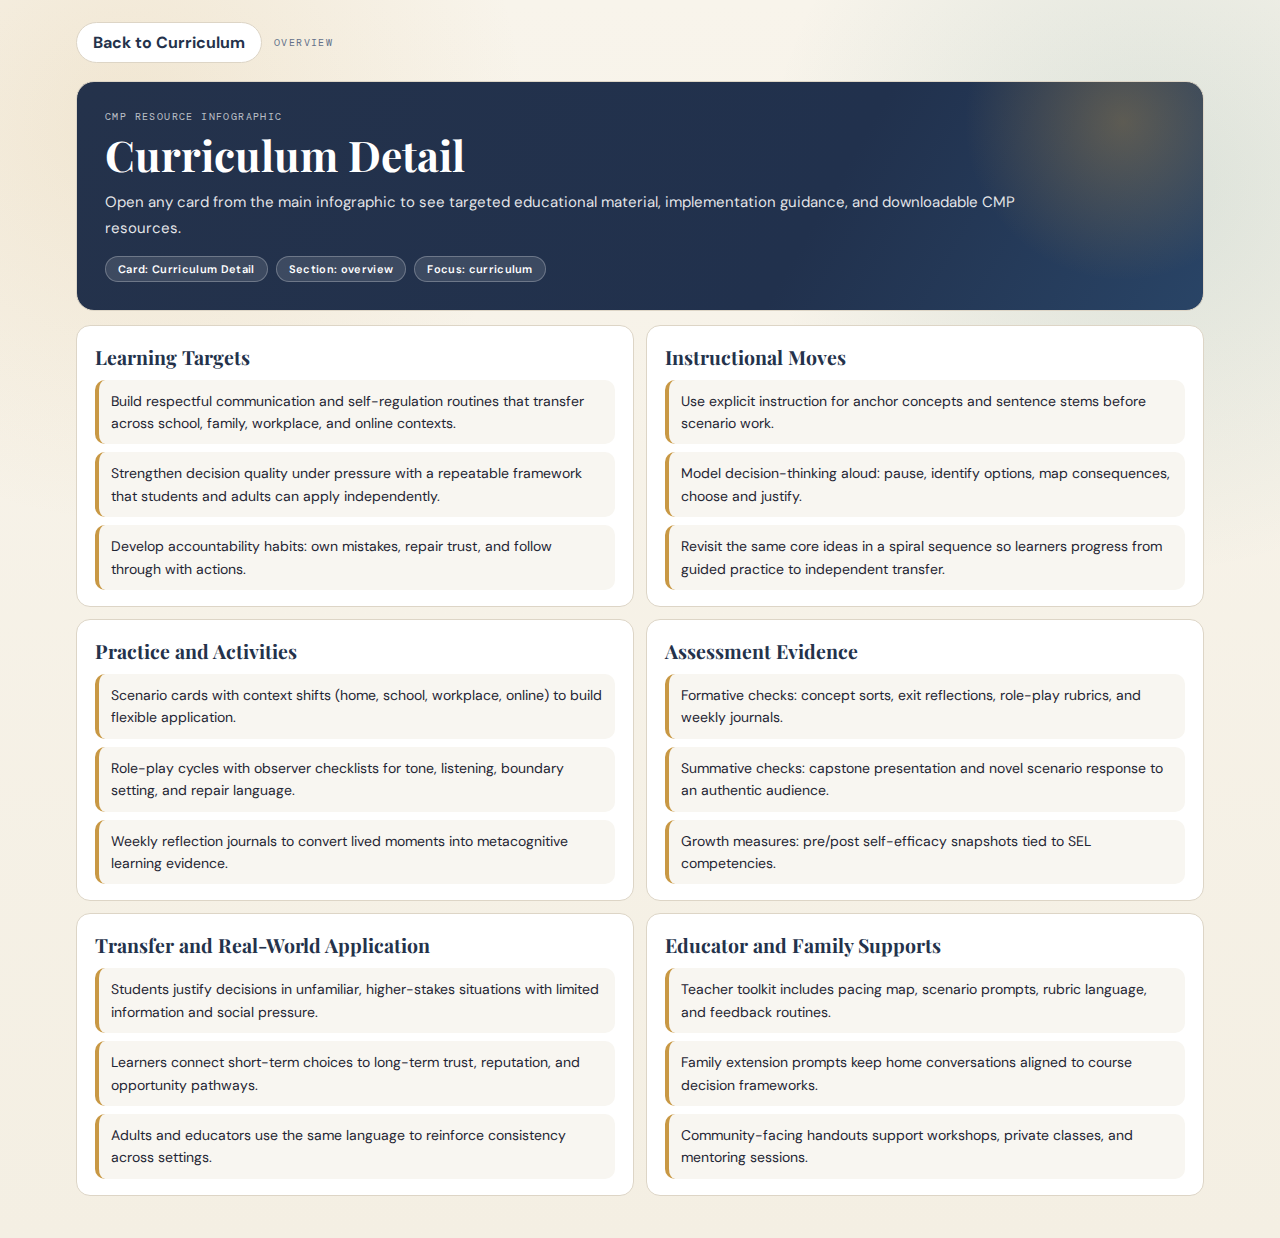
<file: details.html>
<!DOCTYPE html>
<html lang="en">
<head>
<meta charset="UTF-8">
<meta name="viewport" content="width=device-width, initial-scale=1.0">
<title>CMP Resource Detail</title>
<link href="https://fonts.googleapis.com/css2?family=Playfair+Display:wght@700;900&family=DM+Sans:wght@400;500;600;700&family=DM+Mono:wght@400;500&display=swap" rel="stylesheet">
<style>
:root {
  --ink: #0f1623;
  --paper: #f7f3ea;
  --slate: #24324b;
  --slate2: #2f415f;
  --gold: #c89844;
  --teal: #1d6b69;
  --rust: #b44a38;
  --sage: #5d7851;
  --rule: #ddd5c6;
  --white: #ffffff;
  --muted: #63718a;
}
* { box-sizing: border-box; margin: 0; padding: 0; }
body {
  font-family: 'DM Sans', sans-serif;
  color: var(--ink);
  background:
    radial-gradient(circle at 10% 10%, rgba(200, 152, 68, 0.15), transparent 25%),
    radial-gradient(circle at 90% 15%, rgba(29, 107, 105, 0.13), transparent 25%),
    linear-gradient(180deg, #f8f4eb 0%, #f4efe3 100%);
}
.wrap { max-width: 1160px; margin: 0 auto; padding: 22px 16px 42px; }
.top {
  display: flex; align-items: center; gap: 12px; flex-wrap: wrap;
  margin-bottom: 18px;
}
.btn {
  border: 1px solid var(--rule);
  background: var(--white);
  border-radius: 999px;
  color: var(--slate);
  font-weight: 700;
  text-decoration: none;
  padding: 9px 16px;
  display: inline-flex;
  align-items: center;
}
.meta {
  font-family: 'DM Mono', monospace;
  font-size: 10px;
  text-transform: uppercase;
  letter-spacing: 0.14em;
  color: var(--muted);
}
.hero {
  border-radius: 18px;
  border: 1px solid var(--rule);
  background: linear-gradient(120deg, var(--slate) 0%, #21314d 65%, #294466 100%);
  color: #fff;
  padding: 28px;
  position: relative;
  overflow: hidden;
  margin-bottom: 14px;
}
.hero::after {
  content: "";
  position: absolute;
  width: 320px;
  height: 320px;
  right: -80px;
  top: -120px;
  border-radius: 50%;
  background: radial-gradient(circle, rgba(200,152,68,.34) 0%, transparent 70%);
}
.eyebrow {
  font-family: 'DM Mono', monospace;
  letter-spacing: .14em;
  text-transform: uppercase;
  color: rgba(255,255,255,.70);
  font-size: 10px;
  margin-bottom: 8px;
}
h1 {
  font-family: 'Playfair Display', serif;
  font-size: clamp(1.8rem, 3.3vw, 2.8rem);
  line-height: 1.14;
  margin-bottom: 10px;
}
.summary {
  color: rgba(255,255,255,.88);
  line-height: 1.75;
  font-size: 15px;
  max-width: 980px;
  white-space: pre-line;
}
.chip-row {
  margin-top: 14px;
  display: flex;
  flex-wrap: wrap;
  gap: 8px;
}
.chip {
  border-radius: 999px;
  border: 1px solid rgba(255,255,255,.25);
  background: rgba(255,255,255,.12);
  font-size: 11px;
  letter-spacing: .03em;
  font-weight: 600;
  padding: 5px 12px;
}
.grid {
  display: grid;
  grid-template-columns: repeat(2, minmax(0, 1fr));
  gap: 12px;
}
.card {
  background: var(--white);
  border: 1px solid var(--rule);
  border-radius: 14px;
  padding: 18px 18px 16px;
}
.card h2 {
  font-family: 'Playfair Display', serif;
  font-size: 1.22rem;
  color: var(--slate);
  margin-bottom: 10px;
}
.card p {
  color: var(--ink);
  line-height: 1.7;
  font-size: 14px;
}
.list { display: grid; gap: 8px; margin-top: 8px; }
.item {
  border-radius: 10px;
  border-left: 4px solid var(--gold);
  background: #f8f6f1;
  padding: 10px 12px;
  color: #1f2533;
  font-size: 14px;
  line-height: 1.6;
}
.item strong { color: var(--slate); }
.docs {
  display: grid;
  grid-template-columns: repeat(2, minmax(0, 1fr));
  gap: 10px;
}
.doc-link {
  text-decoration: none;
  color: var(--slate);
  border: 1px solid var(--rule);
  border-radius: 10px;
  background: #fcfbf8;
  padding: 10px 12px;
  font-size: 13px;
  font-weight: 600;
}
.doc-link:hover { border-color: var(--gold); }
.note {
  margin-top: 10px;
  color: var(--muted);
  font-size: 13px;
}
.teacher-only { display: none; }
@media (max-width: 900px) {
  .grid, .docs { grid-template-columns: 1fr; }
}
</style>
</head>
<body>
  <div class="wrap">
    <div class="top">
      <a class="btn" href="index.html">Back to Curriculum</a>
      <div class="meta" id="sectionMeta">Section</div>
    </div>

    <section class="hero">
      <div class="eyebrow">CMP Resource Infographic</div>
      <h1 id="title">Curriculum Detail</h1>
      <div class="summary" id="summary">Open any card from the main infographic to see targeted educational material, implementation guidance, and downloadable CMP resources.</div>
      <div class="chip-row" id="chipRow"></div>
    </section>

    <div class="grid">
      <section class="card">
        <h2>Learning Targets</h2>
        <div class="list" id="outcomes"></div>
      </section>
      <section class="card">
        <h2>Instructional Moves</h2>
        <div class="list" id="moves"></div>
      </section>
      <section class="card">
        <h2>Practice and Activities</h2>
        <div class="list" id="activities"></div>
      </section>
      <section class="card">
        <h2>Assessment Evidence</h2>
        <div class="list" id="assessment"></div>
      </section>
      <section class="card">
        <h2>Transfer and Real-World Application</h2>
        <div class="list" id="transfer"></div>
      </section>
      <section class="card">
        <h2>Educator and Family Supports</h2>
        <div class="list" id="supports"></div>
      </section>
      <section class="card teacher-only" id="resourcesCard" style="grid-column: 1 / -1;">
        <h2>CMP Resources and Downloads</h2>
        <div class="docs" id="resources"></div>
        <p class="note">These links open within the same website tab and can be used as handouts for classes, board review, and curriculum implementation planning.</p>
      </section>
    </div>
  </div>

<script>
const params = new URLSearchParams(window.location.search);
const title = (params.get('title') || 'Curriculum Detail').trim();
const section = (params.get('section') || 'overview').trim();
const summary = (params.get('summary') || '').trim();

const BASE_DOCS = [
  { label: 'CMP Full District Proposal', href: 'assets/docs/cmp/cmp-tooele-district-mike-terry.pdf' },
  { label: 'CMP Supplemental Packet', href: 'assets/docs/cmp/cmp-supplemental-packet.pdf' },
  { label: 'Course Addition Packet', href: 'assets/docs/cmp/course-addition-request-packet.pdf' },
  { label: 'Board Letter', href: 'assets/docs/cmp/cmp-board-letter.pdf' },
  { label: 'CMP Comparison Analysis', href: 'assets/docs/cmp/cmp-comparison-freshman-success-vs-modern-manners.pdf' },
  { label: 'One-Page Program Handout', href: 'assets/docs/cmp/One%20Page%20Handout%20-%20Modern_Manners_Mental_Fortitude_One_Pager.pdf' },
  { label: 'Unit Plan and Storyboard', href: 'assets/docs/unit-plan-storyboard.pdf' },
  { label: 'Novel Scenario (Summative)', href: 'assets/docs/novel-scenario-summative.pdf' },
  { label: 'Lesson Plan (Part 3)', href: 'assets/docs/lesson-plan-part-3.pdf' },
  { label: 'Inquiry Project Outline', href: 'assets/docs/inquiry-project-outline.pdf' }
];

const SECTION_DEFAULTS = {
  overview: {
    chips: ['Program Vision', 'All-Inclusive', 'School + Community + Family'],
    outcomes: [
      'Build respectful communication and self-regulation routines that transfer across school, family, workplace, and online contexts.',
      'Strengthen decision quality under pressure with a repeatable framework that students and adults can apply independently.',
      'Develop accountability habits: own mistakes, repair trust, and follow through with actions.'
    ],
    moves: [
      'Use explicit instruction for anchor concepts and sentence stems before scenario work.',
      'Model decision-thinking aloud: pause, identify options, map consequences, choose and justify.',
      'Revisit the same core ideas in a spiral sequence so learners progress from guided practice to independent transfer.'
    ],
    activities: [
      'Scenario cards with context shifts (home, school, workplace, online) to build flexible application.',
      'Role-play cycles with observer checklists for tone, listening, boundary setting, and repair language.',
      'Weekly reflection journals to convert lived moments into metacognitive learning evidence.'
    ],
    assessment: [
      'Formative checks: concept sorts, exit reflections, role-play rubrics, and weekly journals.',
      'Summative checks: capstone presentation and novel scenario response to an authentic audience.',
      'Growth measures: pre/post self-efficacy snapshots tied to SEL competencies.'
    ],
    transfer: [
      'Students justify decisions in unfamiliar, higher-stakes situations with limited information and social pressure.',
      'Learners connect short-term choices to long-term trust, reputation, and opportunity pathways.',
      'Adults and educators use the same language to reinforce consistency across settings.'
    ],
    supports: [
      'Teacher toolkit includes pacing map, scenario prompts, rubric language, and feedback routines.',
      'Family extension prompts keep home conversations aligned to course decision frameworks.',
      'Community-facing handouts support workshops, private classes, and mentoring sessions.'
    ]
  },
  pillars: {
    chips: ['Anchor Concepts', 'Behavior + Decision Skills', 'Spiral Reinforcement'],
    outcomes: [
      'Use respectful communication during disagreement and repair conversations.',
      'Apply self-regulation before responding under pressure.',
      'Demonstrate accountable follow-through after decisions.'
    ],
    moves: [
      'Introduce one pillar at a time with concrete examples and non-examples.',
      'Embed pillar language into discussion protocols and grading comments.',
      'Use retrieval prompts each week so pillar terms become fluent.'
    ],
    activities: [
      'Pillar stations: analyze examples from school, family, digital, and workplace situations.',
      'Partner drills for “pause and reframe” and “repair after conflict” scripts.',
      'Reflective exit tickets linked to one pillar per lesson.'
    ],
    assessment: [
      'Rubric rows map directly to pillar performance indicators.',
      'Observation checklists track communication, regulation, and accountability behaviors.',
      'Short written justifications require concept language and evidence.'
    ],
    transfer: [
      'Pillars are applied to novel dilemmas where emotional urgency conflicts with long-view goals.',
      'Learners compare outcomes when one pillar is skipped versus intentionally used.',
      'Students identify second-order effects (trust, reputation, access to opportunities).'
    ],
    supports: [
      'Teacher anchor charts and sentence stems for each pillar.',
      'Parent/mentor discussion prompts to reinforce shared language.',
      'Printable pillar quick-guide for class and coaching sessions.'
    ]
  },
  modules: {
    chips: ['Five Modules', '16-Week Flow', 'Practice to Transfer'],
    outcomes: [
      'Build from etiquette basics to independent decision transfer in complex scenarios.',
      'Strengthen learner confidence through repeated performance practice.',
      'Generate observable growth in communication, regulation, and accountability.'
    ],
    moves: [
      'Weekly structure: introduce, model, practice, reflect, and apply.',
      'Interleave module skills so no concept remains isolated.',
      'Use debrief protocols to transform role-play into strategy insight.'
    ],
    activities: [
      'Modern Manners: greetings, active listening, digital etiquette.',
      'Emotional Intelligence: trigger mapping, grounding routines, reframing drills.',
      'Conflict Navigation: apology/repair scripts, boundary language, mediation tasks.',
      'Digital Citizenship: permanence cases, audience analysis, consequence mapping.',
      'Personal Growth: goal setting, integrity checks, capstone planning.'
    ],
    assessment: [
      'Module check-ins with rubric-aligned formative tasks.',
      'Midpoint performance simulation with peer and teacher feedback.',
      'End-of-module reflection connecting strategy use to outcomes.'
    ],
    transfer: [
      'Each module includes at least one unfamiliar context problem.',
      'Learners practice using module tools when information is incomplete.',
      'Capstone combines all five modules in one authentic challenge.'
    ],
    supports: [
      'Facilitator pacing notes and discussion question bank.',
      'Private class adaptation options for individuals, couples, and families.',
      'Online mentoring adaptation with asynchronous reflection prompts.'
    ]
  },
  frameworks: {
    chips: ['PLRR', 'POCC', 'Student-Friendly Routines'],
    outcomes: [
      'Use PLRR to regulate before reacting.',
      'Use POCC to make defensible decisions under pressure.',
      'Explain reasoning with evidence and consequence awareness.'
    ],
    moves: [
      'Teach each framework step explicitly with live modeling.',
      'Use “same scenario, different framework quality” comparisons.',
      'Require framework language in oral and written debriefs.'
    ],
    activities: [
      'Rapid-cycle role-plays where students pause and reset before speaking.',
      'Decision map templates comparing options and outcomes.',
      'Partner feedback on whether each step was applied or skipped.'
    ],
    assessment: [
      'Performance rubric includes framework fidelity indicators.',
      'Reflection responses identify which step changed the outcome most.',
      'Novel scenario grading checks independent framework transfer.'
    ],
    transfer: [
      'Frameworks are applied across school conflict, work dilemmas, and digital pressure moments.',
      'Students adapt framework use with time limits and scarce information.',
      'Adults in mentoring sessions mirror the same routines for consistency.'
    ],
    supports: [
      'Pocket reference cards for PLRR and POCC.',
      'Teacher prompts for live coaching during simulations.',
      'Family conversation scripts based on framework language.'
    ]
  },
  targets: {
    chips: ['Objective Alignment', 'Observable Behaviors', 'Mastery Evidence'],
    outcomes: [
      'Targets specify exactly what students can demonstrate, not just what is covered.',
      'Targets are written for communication, regulation, decision quality, and accountability.',
      'Targets support grading consistency across teachers and cohorts.'
    ],
    moves: [
      'Post learning targets in student language at lesson launch.',
      'Tie each activity and rubric row back to a specific target.',
      'Use target-based feedback instead of generic participation comments.'
    ],
    activities: [
      'Students self-rate target confidence before and after scenario practice.',
      'Peer observers track one target during each role-play.',
      'Learners revise responses to demonstrate target growth.'
    ],
    assessment: [
      'Target-aligned checklists for formative observations.',
      'Summative rubric references target IDs for transparent grading.',
      'Summary dashboard tracks target trends over time.'
    ],
    transfer: [
      'Dissimilar transfer tasks require multiple targets in one response.',
      'Students justify choices with explicit target language.',
      'Capstone evidence shows whether skills generalize beyond class routines.'
    ],
    supports: [
      'Target tracker templates for teacher conferencing.',
      'Student-friendly target glossary for independent study.',
      'Family-facing target summary for reinforcement outside class.'
    ]
  },
  pacing: {
    chips: ['Week-by-Week', 'Milestones', 'Sustainable Delivery'],
    outcomes: [
      'Pacing ensures skills are practiced repeatedly before high-stakes assessment.',
      'Milestone weeks reinforce retention and application.',
      'Course flow supports both school semester and private cohort formats.'
    ],
    moves: [
      'Use a predictable lesson arc each week to reduce confusion and increase confidence.',
      'Build milestone weeks around synthesis, not content overload.',
      'Adjust timing for block schedules or workshop series while preserving sequence logic.'
    ],
    activities: [
      'Weekly scenario practice with rotating contexts and stakeholder roles.',
      'Reflection checkpoints at the end of each mini-cycle.',
      'Milestone challenge weeks for mixed-skill performance.'
    ],
    assessment: [
      'Weekly evidence logs support timely intervention.',
      'Mid-course review identifies learners needing additional coaching.',
      'Final milestone demonstrates integrated transfer.'
    ],
    transfer: [
      'As pacing advances, support decreases and independence increases.',
      'Late-course dilemmas include ambiguity and social risk to mirror real conditions.',
      'Students are expected to justify choices without scripted prompts.'
    ],
    supports: [
      'Alternative pacing maps for school, family, and adult workshop cohorts.',
      'Attendance-flex options for online mentoring paths.',
      'Implementation notes for compressed or extended timelines.'
    ]
  },
  assessment: {
    chips: ['Formative + Summative', 'Performance-Based', 'Growth Evidence'],
    outcomes: [
      'Assessment evaluates skill use, not just recall.',
      'Students provide evidence of thinking, not one-word answers.',
      'Scoring prioritizes clarity, strategy use, and transfer quality.'
    ],
    moves: [
      'Use low-stakes formative checks early and often.',
      'Provide rubric previews before scenario tasks.',
      'Debrief assessments with concrete next-step coaching.'
    ],
    activities: [
      'Weekly reflection journals using structured prompts.',
      'Scenario role-play rubrics scored by peers and instructor.',
      'Capstone presentations to authentic audiences.'
    ],
    assessment: [
      'Pre/post self-efficacy snapshots for growth tracking.',
      'Novel scenario summative for dissimilar transfer.',
      'Rubric dimensions: clarity, application, reflection, delivery, supports.'
    ],
    transfer: [
      'Summative scenarios combine school, digital, workplace, and family pressures.',
      'Students must show regulation and decision logic under time constraints.',
      'Evaluation includes second-order consequences and repair planning.'
    ],
    supports: [
      'Teacher calibration guide for rubric reliability.',
      'Student exemplars at multiple proficiency levels.',
      'Parent-facing explanation of how to read rubric feedback.'
    ]
  },
  theory: {
    chips: ['Research-Backed', 'Learning Science', 'CMP Coherence'],
    outcomes: [
      'Course architecture is grounded in transfer-focused curriculum design.',
      'Theory is operationalized in daily routines, not left abstract.',
      'Research foundations support district adoption and sustainability.'
    ],
    moves: [
      'Connect each classroom routine to a clear theoretical rationale.',
      'Use spiral review to deepen conceptual complexity over time.',
      'Apply reinforcement and reflection to build durable habits.'
    ],
    activities: [
      'Concept retrieval starts each cycle.',
      'Scenario application follows direct instruction.',
      'Reflection consolidates learning for future transfer.'
    ],
    assessment: [
      'Tyler alignment between objectives, instruction, and evaluation.',
      'Dewey-aligned experiential tasks with reflective integration.',
      'Stern transfer checks with dissimilar scenario design.'
    ],
    transfer: [
      'Theory-to-practice bridge: explicit routines in authentic contexts.',
      'Students show independent use of learned tools in unfamiliar settings.',
      'Curriculum supports long-term behavior change, not short-term compliance.'
    ],
    supports: [
      'Research reference summary for stakeholders and board review.',
      'Teacher orientation slides connecting theory to instruction.',
      'Implementation guide with practical classroom translation.'
    ]
  },
  implementation: {
    chips: ['Adoption Ready', 'Classroom Practical', 'Scalable'],
    outcomes: [
      'Provide a deployable model for electives, workshops, and mentoring formats.',
      'Ensure resources, pacing, and facilitation tools are ready for immediate use.',
      'Support consistent quality across different instructors and settings.'
    ],
    moves: [
      'Start with staff orientation and model lessons.',
      'Use common rubrics and observation tools across sections.',
      'Review implementation data each cycle and adjust supports.'
    ],
    activities: [
      'Scenario prompt banks and challenge cards.',
      'Guest speaker integration with reflection follow-ups.',
      'Practice labs for conflict, boundaries, and decision pressure.'
    ],
    assessment: [
      'Implementation fidelity checks each month.',
      'Submission dashboards for participation and growth.',
      'Evidence archive for board and stakeholder reporting.'
    ],
    transfer: [
      'Adapts to in-person class, private cohort, family workshop, or online mentoring.',
      'Maintains core framework integrity across delivery formats.',
      'Builds shared language across youth, adults, and educators.'
    ],
    supports: [
      'Teacher prep packet with step-by-step facilitation notes.',
      'Family workshop handouts and follow-up prompts.',
      'Online mentoring session templates with progress checkpoints.'
    ]
  },
  rationale: {
    chips: ['Need Statement', 'Local Relevance', 'Practical Outcomes'],
    outcomes: [
      'Address the gap between academic success and life readiness.',
      'Train behaviors that directly affect safety, trust, and opportunity.',
      'Equip learners with repeatable decision tools for high-pressure moments.'
    ],
    moves: [
      'Anchor instruction in realistic local and digital scenarios.',
      'Teach explicit behaviors for respectful response and repair.',
      'Use reflection to connect classroom practice to real-life moments.'
    ],
    activities: [
      'Case discussions based on common youth and adult dilemmas.',
      'Decision rehearsals with consequences mapped before action.',
      'Communication labs for conflict de-escalation and accountability.'
    ],
    assessment: [
      'Observe whether students choose long-view outcomes over short-term relief.',
      'Track quality of reasoning and consequence awareness.',
      'Measure confidence growth in handling difficult conversations.'
    ],
    transfer: [
      'Skills are used in school, home, work, and online relationships.',
      'Learners apply tools under unfamiliar pressure, not only rehearsed examples.',
      'Adults can use the same language for coaching and mentoring.'
    ],
    supports: [
      'CMP rationale documents for administrators and board members.',
      'One-page summary handouts for community partners.',
      'Talking points for presentation and adoption conversations.'
    ]
  },
  budget: {
    chips: ['Sustainability', 'Resource Planning', 'Program Growth'],
    outcomes: [
      'Support program quality through intentional resource allocation.',
      'Link budget categories to student-facing impact and fidelity.',
      'Build a sustainable model for scaling delivery options.'
    ],
    moves: [
      'Prioritize funding for training, materials, and assessment quality.',
      'Track expenditures against implementation milestones.',
      'Use data to adjust budget for highest-impact supports.'
    ],
    activities: [
      'Map each budget line to a specific instructional outcome.',
      'Create phased resource plans for pilot and expansion.',
      'Review cost-effectiveness using participation and impact metrics.'
    ],
    assessment: [
      'Quarterly review of implementation evidence versus spend.',
      'Stakeholder reporting with budget-to-outcome alignment.',
      'Continuous improvement recommendations for next cycle.'
    ],
    transfer: [
      'Budget strategy supports school adoption, private cohorts, and mentoring delivery.',
      'Funding plans include both direct instruction and family/community extensions.',
      'Resource decisions prioritize real-world skill transfer outcomes.'
    ],
    supports: [
      'Budget narrative templates for proposal packets.',
      'Board-ready summaries tied to measurable outcomes.',
      'Program sustainability planning resources.'
    ]
  }
};

const TITLE_OVERRIDES = [
  {
    when: (t) => /modern manners$/i.test(t),
    use: {
      chips: ['Module 1', 'Etiquette', 'Social Presence'],
      outcomes: [
        'Demonstrate respectful introductions, greetings, and active-listening behaviors.',
        'Apply etiquette principles in school, family, and workplace interactions.',
        'Build credibility through consistent respectful communication.'
      ]
    }
  },
  {
    when: (t) => /emotional intelligence/i.test(t),
    use: {
      chips: ['Module 2', 'Self-Regulation', 'Emotional Awareness'],
      outcomes: [
        'Identify emotional triggers and interrupt impulsive reaction patterns.',
        'Use practical regulation tools under stress.',
        'Respond with intentional language in high-emotion situations.'
      ]
    }
  },
  {
    when: (t) => /conflict navigation|conflict and repair/i.test(t),
    use: {
      chips: ['Module 3', 'Repair', 'Boundaries'],
      outcomes: [
        'Use de-escalation language during disagreement.',
        'Deliver effective apologies and structured repair plans.',
        'Set boundaries while maintaining respectful communication.'
      ]
    }
  },
  {
    when: (t) => /digital citizenship/i.test(t),
    use: {
      chips: ['Module 4', 'Online Conduct', 'Reputation'],
      outcomes: [
        'Evaluate permanence and audience impact before posting.',
        'Use digital tone and privacy best practices.',
        'Align online behavior with long-term goals and trust.'
      ]
    }
  },
  {
    when: (t) => /personal growth/i.test(t),
    use: {
      chips: ['Module 5', 'Goal Systems', 'Accountability'],
      outcomes: [
        'Set measurable personal growth goals.',
        'Track follow-through with reflection evidence.',
        'Demonstrate accountability through behavior change.'
      ]
    }
  },
  {
    when: (t) => /respectful communication/i.test(t),
    use: {
      chips: ['Pillar 1', 'Communication', 'Trust Building'],
      moves: [
        'Model respectful disagreement language and turn-taking norms.',
        'Use listening stems and paraphrase checks during pair activities.',
        'Coach repair language immediately after communication breakdowns.'
      ]
    }
  },
  {
    when: (t) => /decision-making under pressure|decision-making framework|pocc/i.test(t),
    use: {
      chips: ['Decision Framework', 'POCC', 'High-Stakes Thinking'],
      moves: [
        'Require students to name at least two options before deciding.',
        'Map short-term vs long-term consequences before response.',
        'Use accountability prompts to justify final choices.'
      ]
    }
  },
  {
    when: (t) => /regulation routine|plrr|pause/i.test(t),
    use: {
      chips: ['Regulation Routine', 'PLRR', 'Composure'],
      activities: [
        'Scenario interruption drill: pause and reset before response.',
        'Label-and-reframe practice with emotional trigger prompts.',
        'Performance reflection: how regulation changed decision quality.'
      ]
    }
  }
];

function parseWeek(titleText) {
  const m = titleText.match(/week\s+(\d{1,2})/i);
  return m ? Number(m[1]) : null;
}

function buildWeekEnhancement(week) {
  if (!week) return null;
  if (week <= 4) {
    return {
      chips: ['Pacing Detail', 'Cycle 1', 'Foundations'],
      activities: [
        'Cycle 1 builds language, routines, and social safety for productive role-play.',
        'Lessons front-load modeling so learners can see what quality responses look like.',
        'Milestone week reinforces concepts through challenge practice and reflection.'
      ]
    };
  }
  if (week <= 8) {
    return {
      chips: ['Pacing Detail', 'Cycle 2', 'Regulation'],
      activities: [
        'Cycle 2 emphasizes emotional control and decision quality under stress.',
        'Students increase independence in applying PLRR and POCC routines.',
        'Milestone week checks whether learners transfer tools beyond scripted examples.'
      ]
    };
  }
  if (week <= 12) {
    return {
      chips: ['Pacing Detail', 'Cycle 3', 'Digital + Conflict'],
      activities: [
        'Cycle 3 integrates digital citizenship with conflict repair decisions.',
        'Scenarios blend peer dynamics, social pressure, and reputation stakes.',
        'Milestone week focuses on boundary language and accountability moves.'
      ]
    };
  }
  return {
    chips: ['Pacing Detail', 'Cycle 4', 'Capstone Transfer'],
    activities: [
      'Cycle 4 moves to independent transfer and capstone preparation.',
      'Students work through unfamiliar scenarios with less teacher scaffolding.',
      'Final milestone demonstrates full-framework application to real-life stakes.'
    ]
  };
}

function mergePack(base, extra) {
  if (!extra) return base;
  const out = { ...base };
  Object.keys(extra).forEach((k) => {
    if (Array.isArray(extra[k])) out[k] = extra[k];
    else if (typeof extra[k] === 'string') out[k] = extra[k];
  });
  return out;
}

function getPack(sectionKey, titleText) {
  const base = SECTION_DEFAULTS[sectionKey] || SECTION_DEFAULTS.overview;
  let pack = { ...base };

  TITLE_OVERRIDES.forEach((ov) => {
    if (ov.when(titleText)) pack = mergePack(pack, ov.use);
  });

  const wk = parseWeek(titleText);
  if (wk) pack = mergePack(pack, buildWeekEnhancement(wk));

  return pack;
}

function safeArray(a) {
  return Array.isArray(a) ? a : [];
}

function extractKeywords(text) {
  const stop = new Set([
    'the','and','for','with','that','this','from','into','your','you','are','was','were','have','has','had',
    'in','on','at','to','of','or','as','is','be','by','an','a','it','its','their','them','they','under','over',
    'week','module','card','section','use','using','used','about'
  ]);
  return String(text || '')
    .toLowerCase()
    .replace(/[^a-z0-9\s]/g, ' ')
    .split(/\s+/)
    .filter((w) => w && w.length > 3 && !stop.has(w))
    .slice(0, 6);
}

function sentence(input, fallback) {
  const txt = String(input || '').trim();
  return txt || fallback;
}

function sectionLabel(sectionKey) {
  return String(sectionKey || 'overview').replace(/-/g, ' ');
}

function buildCardSpecificPack(basePack, titleText, sectionKey, summaryText) {
  const sectionName = sectionLabel(sectionKey);
  const keywords = extractKeywords(summaryText);
  const k1 = keywords[0] || 'decision quality';
  const k2 = keywords[1] || 'self-regulation';
  const k3 = keywords[2] || 'accountability';

  const fallbackOutcomes = safeArray(basePack.outcomes);
  const fallbackMoves = safeArray(basePack.moves);
  const fallbackActivities = safeArray(basePack.activities);
  const fallbackAssessment = safeArray(basePack.assessment);
  const fallbackTransfer = safeArray(basePack.transfer);
  const fallbackSupports = safeArray(basePack.supports);

  return {
    chips: [
      `Card: ${titleText}`,
      `Section: ${sectionName}`,
      `Focus: ${k1}`
    ],
    outcomes: [
      sentence(fallbackOutcomes[0], `Define mastery for "${titleText}" with observable behaviors in communication, judgment, and follow-through.`),
      sentence(fallbackOutcomes[1], `Demonstrate skill transfer for "${titleText}" across school, home, workplace, and online contexts.`),
      sentence(fallbackOutcomes[2], `Produce evidence-based reasoning tied to ${k1}, ${k2}, and long-view consequences.`)
    ],
    moves: [
      sentence(fallbackMoves[0], `Model instructor thinking aloud for "${titleText}" so learners can see strategy selection in real time.`),
      sentence(fallbackMoves[1], `Use guided prompts that convert the card context into practice decisions with clear trade-off analysis.`),
      sentence(fallbackMoves[2], `Coach revision cycles where students improve first responses into high-quality, accountable responses.`)
    ],
    activities: [
      sentence(fallbackActivities[0], `Run a role-play sequence centered on "${titleText}" with peer observation and debrief.`),
      sentence(fallbackActivities[1], `Use a scenario lab where learners map options, likely outcomes, and second-order effects linked to ${k2}.`),
      sentence(fallbackActivities[2], `Assign a reflection task: what decision was made, what changed, and how ${k3} was demonstrated.`)
    ],
    assessment: [
      sentence(fallbackAssessment[0], `Formative evidence: brief checks for concept accuracy, regulation strategy use, and explanation clarity.`),
      sentence(fallbackAssessment[1], `Performance evidence: applied response to "${titleText}" scored with rubric indicators.`),
      sentence(fallbackAssessment[2], `Growth evidence: compare first attempt versus revised attempt for transfer quality and accountability.`)
    ],
    transfer: [
      sentence(fallbackTransfer[0], `Transfer task: apply "${titleText}" to an unfamiliar context with time pressure and incomplete information.`),
      sentence(fallbackTransfer[1], `Require explicit links between short-term choices and long-term trust, credibility, and opportunity.`),
      sentence(fallbackTransfer[2], `Document how strategy use in this card can be used outside class in daily life and mentoring settings.`)
    ],
    supports: [
      sentence(fallbackSupports[0], `Teacher support: use this card as a mini-lesson opener, practice cycle, and targeted reteach tool.`),
      sentence(fallbackSupports[1], `Family support: provide one home discussion prompt tied to "${titleText}" and one reflection follow-up question.`),
      sentence(fallbackSupports[2], `Program support: tag this card in your tracking sheet for trend analysis and targeted intervention planning.`)
    ]
  };
}

function renderList(id, items) {
  const el = document.getElementById(id);
  el.innerHTML = '';
  (items || []).forEach((txt) => {
    const div = document.createElement('div');
    div.className = 'item';
    div.textContent = txt;
    el.appendChild(div);
  });
}

function renderResources(items) {
  const el = document.getElementById('resources');
  el.innerHTML = '';
  (items || []).forEach((res) => {
    const a = document.createElement('a');
    a.className = 'doc-link';
    a.href = res.href;
    a.textContent = res.label;
    el.appendChild(a);
  });
}

function isTeacherModeEnabled() {
  return localStorage.getItem('dl_teacher_unlocked') === '1'
    || localStorage.getItem('decision-lab-teacher-mode') === 'true';
}

function renderChips(items) {
  const el = document.getElementById('chipRow');
  el.innerHTML = '';
  (items || []).forEach((c) => {
    const chip = document.createElement('span');
    chip.className = 'chip';
    chip.textContent = c;
    el.appendChild(chip);
  });
}

document.getElementById('title').textContent = title;
document.getElementById('sectionMeta').textContent = section.replace(/-/g, ' ');
document.title = title + ' | CMP Resource Detail';
if (summary) {
  document.getElementById('summary').textContent = summary;
}

const sectionPack = getPack(section, title);
const pack = buildCardSpecificPack(sectionPack, title, section, summary || title);
renderChips(pack.chips || []);
renderList('outcomes', pack.outcomes || []);
renderList('moves', pack.moves || []);
renderList('activities', pack.activities || []);
renderList('assessment', pack.assessment || []);
renderList('transfer', pack.transfer || []);
renderList('supports', pack.supports || []);
const resourcesCard = document.getElementById('resourcesCard');
if (resourcesCard && isTeacherModeEnabled()) {
  resourcesCard.style.display = 'block';
  renderResources(BASE_DOCS);
}
</script>
</body>
</html>
</file>
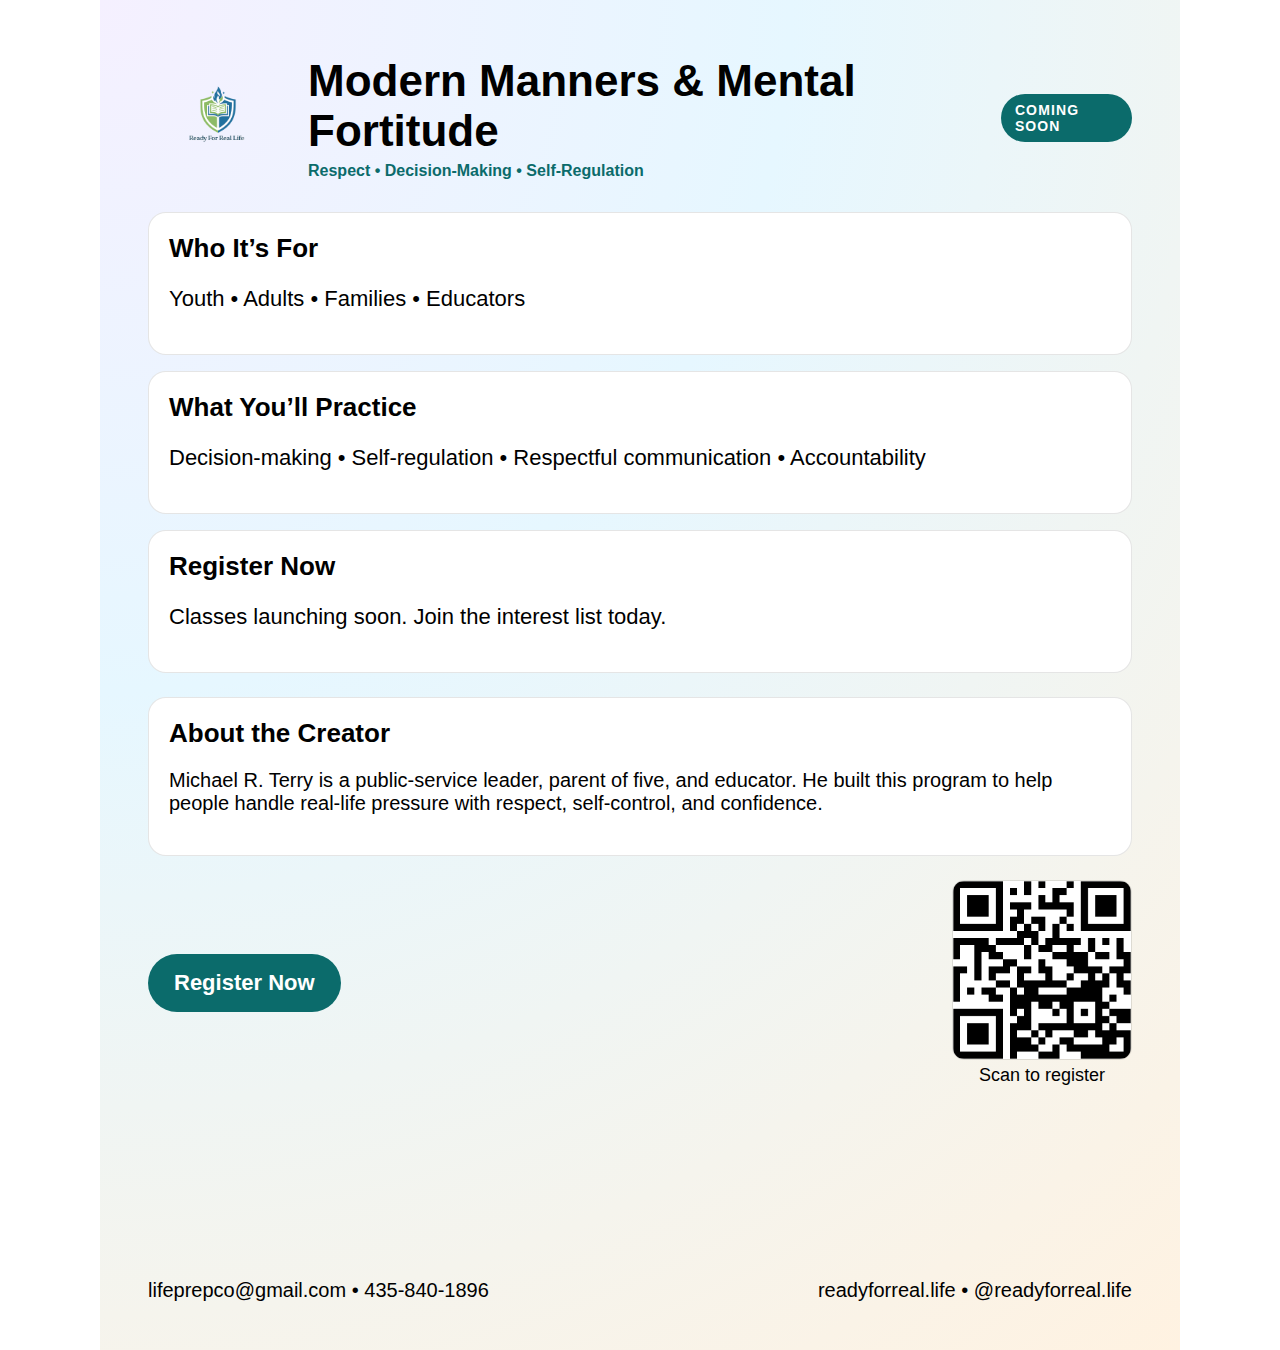
<file: flyer-social.html>
<!doctype html>
<html lang="en">
<head>
  <meta charset="utf-8" />
  <meta name="viewport" content="width=device-width, initial-scale=1" />
  <title>MMMF Social Flyer</title>
  <link rel="stylesheet" href="flyer-social.css" />
</head>
<body>
  <main class="social">
    <header>
      <img src="assets/brand.png" class="logo" alt="Ready For Real Life" />
      <div>
        <h1>Modern Manners & Mental Fortitude</h1>
        <p>Respect • Decision‑Making • Self‑Regulation</p>
      </div>
      <span class="pill">Coming Soon</span>
    </header>

    <section class="cards">
      <div class="card">
        <h2>Who It’s For</h2>
        <p>Youth • Adults • Families • Educators</p>
      </div>
      <div class="card">
        <h2>What You’ll Practice</h2>
        <p>Decision‑making • Self‑regulation • Respectful communication • Accountability</p>
      </div>
      <div class="card">
        <h2>Register Now</h2>
        <p>Classes launching soon. Join the interest list today.</p>
      </div>
    </section>

    <section class="about">
      <h2>About the Creator</h2>
      <p>Michael R. Terry is a public‑service leader, parent of five, and educator. He built this program to help people handle real‑life pressure with respect, self‑control, and confidence.</p>
    </section>

    <section class="cta">
      <a href="https://readyforreal.life" target="_blank" rel="noopener">Register Now</a>
      <div class="qr">
        <img src="assets/qr-register.png" alt="QR code to readyforreal.life" />
        <div>Scan to register</div>
      </div>
    </section>

    <footer>
      <div>lifeprepco@gmail.com • 435‑840‑1896</div>
      <div>readyforreal.life • @readyforreal.life</div>
    </footer>
  </main>
</body>
</html>
</file>
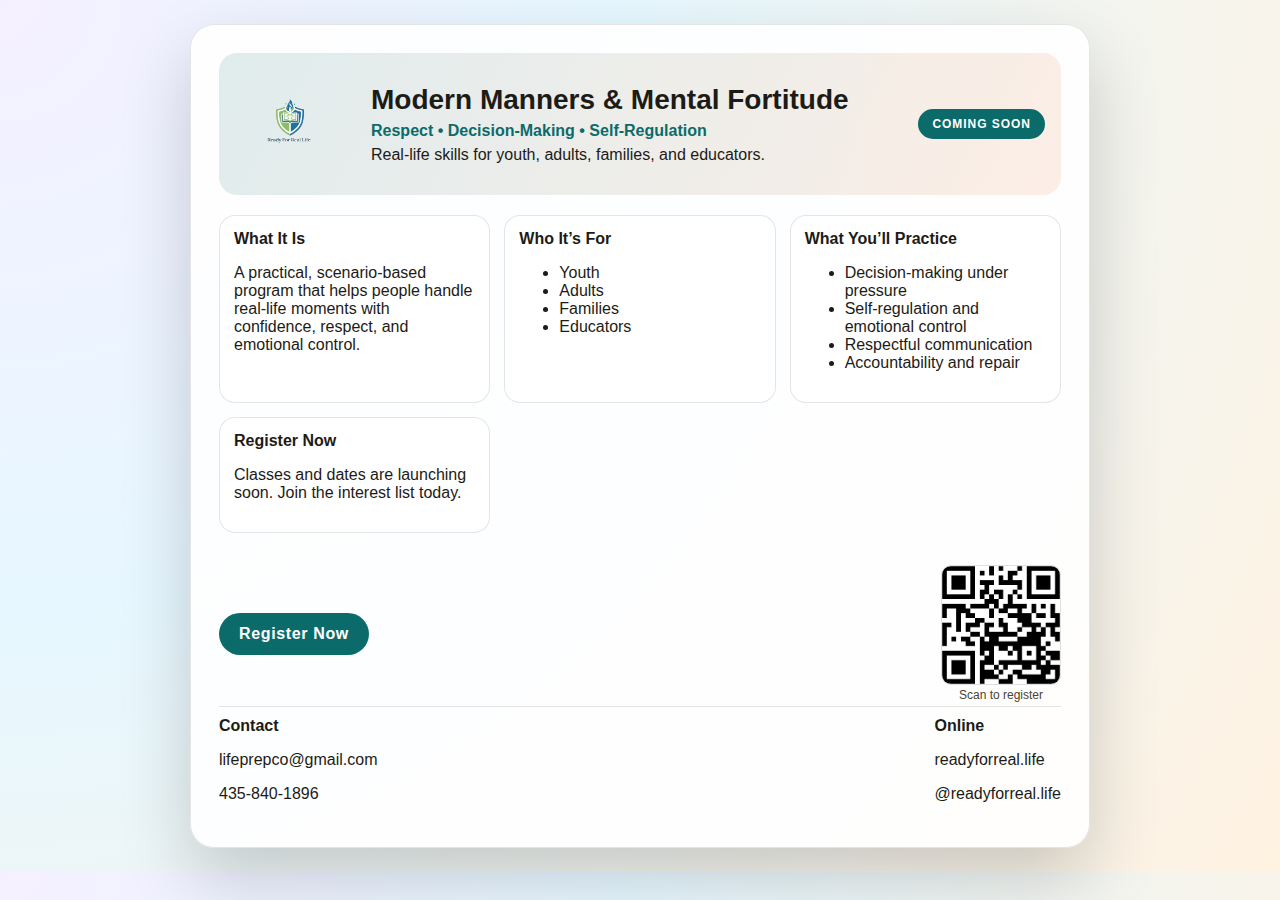
<file: flyer.html>
<!doctype html>
<html lang="en">
<head>
  <meta charset="utf-8" />
  <meta name="viewport" content="width=device-width, initial-scale=1" />
  <title>Modern Manners & Mental Fortitude — Flyer</title>
  <link rel="stylesheet" href="flyer.css" />
</head>
<body>
  <main class="flyer">
    <header class="hero">
      <img src="assets/brand.png" alt="Ready For Real Life logo" class="logo" />
      <div class="hero-text">
        <h1>Modern Manners & Mental Fortitude</h1>
        <p class="tagline">Respect • Decision‑Making • Self‑Regulation</p>
        <p class="subtitle">Real‑life skills for youth, adults, families, and educators.</p>
      </div>
      <div class="coming-soon">Coming Soon</div>
    </header>

    <section class="content">
      <div class="panel">
        <h2>What It Is</h2>
        <p>A practical, scenario‑based program that helps people handle real‑life moments with confidence, respect, and emotional control.</p>
      </div>
      <div class="panel">
        <h2>Who It’s For</h2>
        <ul>
          <li>Youth</li>
          <li>Adults</li>
          <li>Families</li>
          <li>Educators</li>
        </ul>
      </div>
      <div class="panel">
        <h2>What You’ll Practice</h2>
        <ul>
          <li>Decision‑making under pressure</li>
          <li>Self‑regulation and emotional control</li>
          <li>Respectful communication</li>
          <li>Accountability and repair</li>
        </ul>
      </div>
      <div class="panel">
        <h2>Register Now</h2>
        <p>Classes and dates are launching soon. Join the interest list today.</p>
      </div>
    </section>

    <section class="cta">
      <a class="cta-button" href="https://readyforreal.life" target="_blank" rel="noopener">Register Now</a>
      <div class="qr">
        <img src="assets/qr-register.png" alt="QR code to readyforreal.life" />
        <div>Scan to register</div>
      </div>
    </section>

    <section class="contact">
      <div>
        <strong>Contact</strong>
        <p>lifeprepco@gmail.com</p>
        <p>435‑840‑1896</p>
      </div>
      <div>
        <strong>Online</strong>
        <p>readyforreal.life</p>
        <p>@readyforreal.life</p>
      </div>
    </section>
  </main>
</body>
</html>
</file>
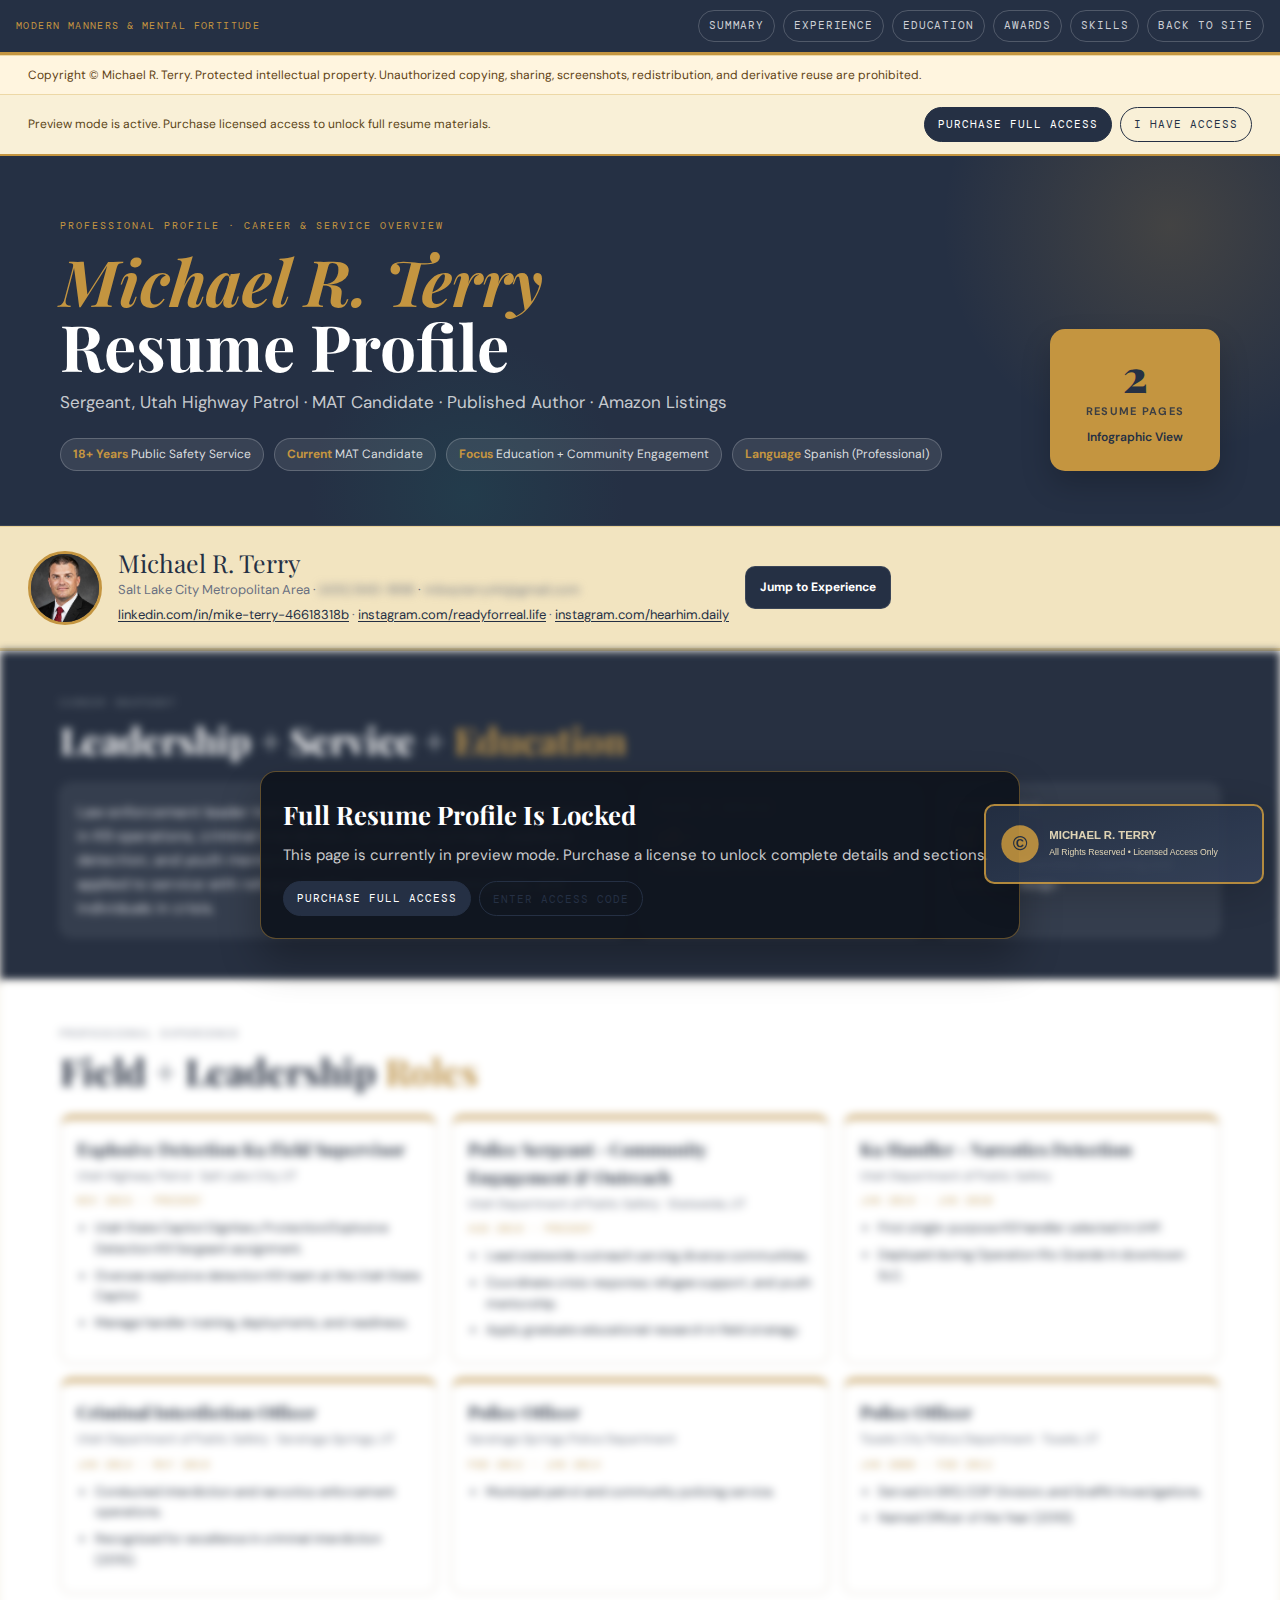
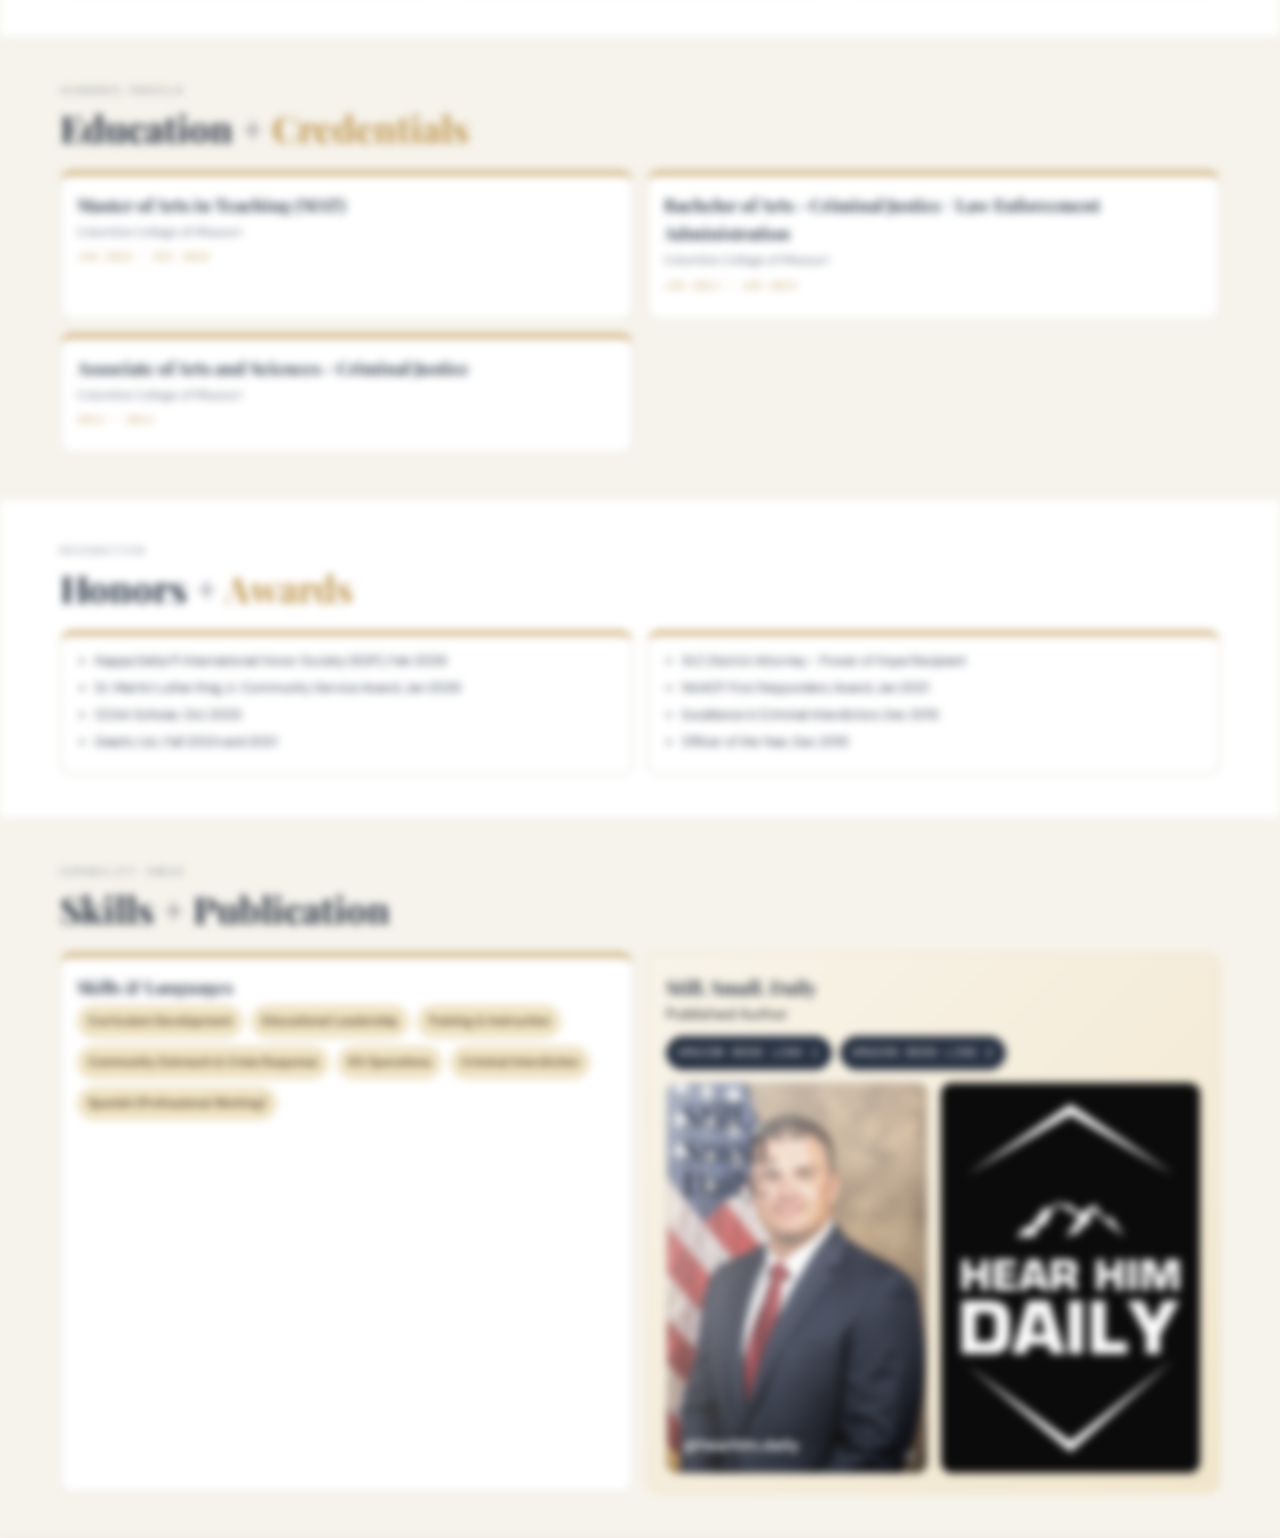
<file: resume.html>
<!DOCTYPE html>
<html lang="en">
<head>
  <meta charset="UTF-8">
  <meta name="viewport" content="width=device-width, initial-scale=1.0">
  <title>Michael R. Terry | Resume Profile</title>
  <link href="https://fonts.googleapis.com/css2?family=Playfair+Display:ital,wght@0,700;0,900;1,700&family=DM+Sans:ital,wght@0,300;0,400;0,500;0,600;1,400&family=DM+Mono:wght@400;500&display=swap" rel="stylesheet">
  <style>
    :root {
      --ink: #0e1118;
      --paper: #f6f3ec;
      --slate: #253044;
      --slate2: #344159;
      --gold: #c49540;
      --gold-lt: #f2e4c0;
      --gold-dim: #e8d198;
      --teal: #1b6b6b;
      --rust: #b0432e;
      --sage: #456640;
      --muted: #697080;
      --rule: #ddd7cc;
      --white: #ffffff;
    }
    * { box-sizing: border-box; margin: 0; padding: 0; }
    html { scroll-behavior: smooth; }
    body { background: var(--paper); color: var(--ink); font-family: "DM Sans", sans-serif; font-size: 15px; line-height: 1.6; }
    nav {
      position: sticky; top: 0; z-index: 30; background: var(--slate); border-bottom: 3px solid var(--gold);
      display: flex; align-items: center; justify-content: space-between; gap: 16px; padding: 10px 16px;
    }
    .brand {
      color: var(--gold); text-decoration: none; font-family: "DM Mono", monospace; font-size: 10px;
      letter-spacing: .14em; text-transform: uppercase; white-space: nowrap;
    }
    .nav-links { display: flex; flex-wrap: wrap; gap: 8px; }
    .nav-links a {
      color: rgba(255,255,255,.78); text-decoration: none; font-size: 11px; font-family: "DM Mono", monospace;
      letter-spacing: .08em; text-transform: uppercase; border: 1px solid rgba(255,255,255,.2); border-radius: 999px; padding: 6px 10px;
    }
    .copyright-warning {
      background: #fff5df;
      color: #5f4315;
      border-top: 1px solid #edd8a6;
      border-bottom: 1px solid #edd8a6;
      padding: 10px 28px;
      font-size: 12px;
      line-height: 1.5;
    }
    .access-gate {
      background: #f9f0d7;
      border-bottom: 2px solid var(--gold);
      padding: 12px 28px;
      display: flex;
      align-items: center;
      justify-content: space-between;
      gap: 10px;
      flex-wrap: wrap;
    }
    .access-gate-copy { font-size: 12px; color: #5b4518; }
    .access-actions { display: flex; gap: 8px; flex-wrap: wrap; }
    .access-btn {
      border: 1px solid var(--slate);
      background: var(--slate);
      color: #fff;
      border-radius: 999px;
      padding: 8px 13px;
      font-size: 11px;
      letter-spacing: .09em;
      text-transform: uppercase;
      font-family: 'DM Mono', monospace;
      text-decoration: none;
      cursor: pointer;
    }
    .access-btn.secondary { background: transparent; color: var(--slate); }
    body.preview-locked .protected-content {
      filter: blur(4px) saturate(.85);
      pointer-events: none;
      user-select: none;
    }
    .protected-shell { position: relative; }
    .locked-overlay {
      display: none;
      position: absolute;
      left: 50%;
      top: 120px;
      transform: translateX(-50%);
      z-index: 22;
      width: min(760px, calc(100% - 32px));
      background: rgba(15,20,30,.95);
      color: #fff;
      border: 1px solid rgba(196,149,64,.45);
      border-radius: 16px;
      padding: 22px;
      box-shadow: 0 22px 40px rgba(0,0,0,.3);
    }
    body.preview-locked .locked-overlay { display: block; }
    .locked-overlay h3 { font-family: "Playfair Display", serif; font-size: 1.6rem; margin-bottom: 8px; }
    .locked-overlay p { color: rgba(255,255,255,.78); margin-bottom: 14px; }
    .copyright-floating {
      position: fixed;
      right: 16px;
      bottom: 16px;
      width: min(280px, 62vw);
      opacity: .9;
      z-index: 55;
      pointer-events: none;
    }
    .copyright-floating img { width: 100%; display: block; filter: drop-shadow(0 10px 20px rgba(0,0,0,.2)); }
    .hero {
      background: var(--slate); color: white; padding: 62px 28px 54px; position: relative; overflow: hidden;
      border-bottom: 1px solid rgba(255,255,255,.09);
    }
    .hero::before {
      content: ""; position: absolute; width: 460px; height: 460px; right: -120px; top: -160px; border-radius: 50%;
      background: radial-gradient(circle, rgba(196,149,64,.19) 0%, transparent 70%);
    }
    .hero::after {
      content: ""; position: absolute; width: 320px; height: 320px; left: 24%; bottom: -130px; border-radius: 50%;
      background: radial-gradient(circle, rgba(27,107,107,.2) 0%, transparent 70%);
    }
    .hero-wrap {
      max-width: 1160px; margin: 0 auto; display: grid; grid-template-columns: 1fr auto; align-items: end; gap: 30px; position: relative; z-index: 1;
    }
    .eyebrow {
      font-family: "DM Mono", monospace; font-size: 10px; letter-spacing: .2em; text-transform: uppercase; color: var(--gold); margin-bottom: 14px;
    }
    h1 { font-family: "Playfair Display", serif; font-size: clamp(2.2rem, 5vw, 4rem); line-height: 1.02; margin-bottom: 10px; }
    h1 em { color: var(--gold); font-style: italic; }
    .hero-sub { color: rgba(255,255,255,.75); font-size: 17px; margin-bottom: 22px; }
    .chips { display: flex; flex-wrap: wrap; gap: 10px; }
    .chip {
      background: rgba(255,255,255,.09); border: 1px solid rgba(255,255,255,.2); border-radius: 999px;
      padding: 6px 12px; font-size: 12px; color: rgba(255,255,255,.83);
    }
    .chip strong { color: var(--gold); font-weight: 700; }
    .hero-badge {
      background: var(--gold); color: var(--slate); border-radius: 15px; min-width: 170px;
      text-align: center; padding: 24px 20px; box-shadow: 0 14px 30px rgba(0,0,0,.2);
    }
    .hero-badge .num { display: block; font-family: "Playfair Display", serif; font-size: 2.8rem; line-height: 1; font-weight: 900; }
    .hero-badge .txt { font-size: 11px; letter-spacing: .12em; text-transform: uppercase; opacity: .85; font-weight: 700; }
    .hero-badge .subtxt { margin-top: 6px; font-size: 12px; font-weight: 600; }

    .profile-strip {
      background: var(--gold-lt); border-top: 1px solid var(--gold-dim); border-bottom: 3px solid var(--gold-dim);
      padding: 22px 28px; display: grid; grid-template-columns: auto 1fr auto; gap: 16px; align-items: center;
    }
    .profile-wrap { max-width: 1160px; margin: 0 auto; width: 100%; display: grid; grid-template-columns: auto 1fr auto; gap: 16px; align-items: center; }
    .avatar { width: 74px; height: 74px; border-radius: 50%; border: 3px solid var(--gold); overflow: hidden; background: var(--slate); }
    .avatar img { width: 100%; height: 100%; object-fit: cover; object-position: center 18%; display: block; }
    .name { font-family: "Playfair Display", serif; font-size: 1.55rem; color: var(--slate); line-height: 1.1; }
    .roles { font-size: 13px; color: var(--muted); margin-top: 4px; }
    .roles a { color: var(--slate); text-decoration: underline; text-underline-offset: 2px; }
    .roles a:hover { color: #1b2942; }
    .sensitive-contact { transition: filter .18s ease; }
    body.preview-locked .sensitive-contact { filter: blur(4px); user-select: none; pointer-events: none; }
    .btn {
      background: var(--slate); color: white; text-decoration: none; border-radius: 10px; padding: 11px 14px; font-size: 12px; font-weight: 700;
      border: 1px solid rgba(255,255,255,.1);
    }

    .section { padding: 44px 28px; border-bottom: 1px solid var(--rule); }
    .section.dark { background: var(--slate); color: white; }
    .section.alt { background: var(--white); }
    .container { max-width: 1160px; margin: 0 auto; }
    .section-label {
      font-family: "DM Mono", monospace; font-size: 10px; letter-spacing: .18em; text-transform: uppercase; margin-bottom: 8px; color: var(--muted);
    }
    .section.dark .section-label { color: rgba(255,255,255,.45); }
    .section-title { font-family: "Playfair Display", serif; font-size: clamp(1.6rem, 3vw, 2.3rem); line-height: 1.15; color: var(--slate); margin-bottom: 22px; }
    .section.dark .section-title { color: white; }
    .accent { color: var(--gold); }

    .summary-grid { display: grid; grid-template-columns: 2fr 1fr 1fr; gap: 14px; }
    .summary-main, .metric {
      border-radius: 12px; border: 1px solid rgba(255,255,255,.12); background: rgba(255,255,255,.07); padding: 16px;
    }
    .summary-main p { color: rgba(255,255,255,.8); }
    .metric .k { font-family: "DM Mono", monospace; font-size: 10px; letter-spacing: .12em; text-transform: uppercase; color: rgba(255,255,255,.55); }
    .metric .v { margin-top: 6px; font-family: "Playfair Display", serif; font-size: 1.7rem; color: var(--gold); line-height: 1; }
    .metric .d { margin-top: 6px; font-size: 12px; color: rgba(255,255,255,.78); }

    .cards3 { display: grid; grid-template-columns: repeat(3, 1fr); gap: 14px; }
    .cards2 { display: grid; grid-template-columns: 1fr 1fr; gap: 14px; }
    .card {
      background: var(--white); border: 1px solid var(--rule); border-radius: 12px; padding: 16px;
      border-top: 4px solid var(--gold);
    }
    .card h3 { font-family: "Playfair Display", serif; font-size: 1.1rem; color: var(--slate); margin-bottom: 4px; }
    .meta { font-size: 12px; color: var(--muted); margin-bottom: 7px; }
    .date { font-family: "DM Mono", monospace; font-size: 10px; letter-spacing: .1em; text-transform: uppercase; color: var(--gold); margin-bottom: 9px; }
    .card ul { margin-left: 18px; }
    .card li { margin-bottom: 6px; font-size: 13px; color: #2f384a; }

    .tags { display: flex; flex-wrap: wrap; gap: 8px; }
    .tag {
      background: var(--gold-lt); color: #5b471d; border: 1px solid #e2cf9a; border-radius: 999px; padding: 6px 10px;
      font-size: 12px; font-weight: 700;
    }
    .pub {
      background: linear-gradient(135deg, #f9f4e8 0%, #f3e6c7 100%); border: 1px solid #ebd7a7; border-radius: 12px; padding: 18px;
    }
    .pub strong { font-family: "Playfair Display", serif; font-size: 1.2rem; color: var(--slate); display: block; }
    .book-showcase {
      display: grid;
      grid-template-columns: 1fr 1fr;
      gap: 12px;
      margin-top: 12px;
    }
    .book-card {
      border: 1px solid var(--rule);
      border-radius: 12px;
      overflow: hidden;
      background: #0b1220;
      color: #fff;
      position: relative;
      min-height: 260px;
    }
    .book-card img { width: 100%; height: 100%; object-fit: cover; display: block; }
    .book-card.logo-card { background: #0b0b0b; }
    .book-card.logo-card img { object-fit: contain; padding: 10px; }
    .book-cover-overlay {
      position: absolute;
      inset: 0;
      display: flex;
      flex-direction: column;
      justify-content: space-between;
      padding: 16px;
      background: linear-gradient(120deg, rgba(255,255,255,.62) 0%, rgba(255,255,255,.12) 58%, rgba(0,0,0,.42) 100%);
      color: #111827;
    }
    .book-title-stack { font-family: "Playfair Display", serif; font-size: 2.1rem; line-height: 1; color: #111827; }
    .book-handle { color: #fff; font-weight: 700; text-shadow: 0 2px 8px rgba(0,0,0,.45); }
    .book-links { display: flex; flex-wrap: wrap; gap: 8px; margin-top: 10px; }
    .book-link {
      display: inline-block;
      text-decoration: none;
      border: 1px solid var(--slate);
      background: var(--slate);
      color: #fff;
      border-radius: 999px;
      padding: 7px 11px;
      font-size: 11px;
      letter-spacing: .08em;
      text-transform: uppercase;
      font-family: "DM Mono", monospace;
    }
    .util-btn {
      border: 1px solid var(--rule);
      background: var(--white);
      color: var(--ink);
      border-radius: 999px;
      padding: 8px 14px;
      font-size: 12px;
      font-weight: 600;
      cursor: pointer;
    }
    .util-btn.primary {
      border-color: var(--slate);
      background: var(--slate);
      color: #fff;
    }
    .modal { position: fixed; inset: 0; z-index: 80; display: none; }
    .modal.open { display: block; }
    .modal-backdrop { position: absolute; inset: 0; background: rgba(12,16,24,.58); }
    .modal-panel {
      position: relative;
      width: min(580px, calc(100% - 32px));
      margin: 10vh auto 0;
      background: var(--paper);
      border: 1px solid var(--rule);
      border-radius: 14px;
      padding: 18px;
    }
    .modal-title { font-family: "Playfair Display", serif; font-size: 1.3rem; color: var(--slate); margin-bottom: 6px; }
    .modal-sub { color: var(--muted); font-size: 13px; margin-bottom: 12px; }
    .form-grid { display: grid; gap: 8px; }
    .form-grid label { font-family: "DM Mono", monospace; font-size: 10px; letter-spacing: .12em; text-transform: uppercase; color: var(--muted); }
    .form-grid input {
      width: 100%;
      border: 1px solid var(--rule);
      border-radius: 10px;
      padding: 10px 12px;
      background: var(--white);
      color: var(--ink);
      font-size: 14px;
    }
    .form-status {
      margin-top: 10px;
      border: 1px solid var(--rule);
      border-radius: 10px;
      padding: 10px 12px;
      font-size: 13px;
      color: var(--slate);
      background: var(--white);
      display: none;
    }
    .modal-actions { margin-top: 14px; display: flex; justify-content: flex-end; gap: 8px; }

    @media (max-width: 980px) {
      .hero-wrap { grid-template-columns: 1fr; }
      .profile-wrap { grid-template-columns: auto 1fr; }
      .profile-wrap .btn { grid-column: 1 / -1; width: fit-content; }
      .summary-grid { grid-template-columns: 1fr; }
      .cards3 { grid-template-columns: 1fr; }
      .cards2 { grid-template-columns: 1fr; }
      .copyright-warning, .access-gate { padding: 12px 24px; }
      .locked-overlay { top: 80px; }
    }
  </style>
</head>
<body>
  <nav>
    <a class="brand" href="index.html">Modern Manners & Mental Fortitude</a>
    <div class="nav-links">
      <a href="#summary">Summary</a>
      <a href="#experience">Experience</a>
      <a href="#education">Education</a>
      <a href="#awards">Awards</a>
      <a href="#skills">Skills</a>
      <a href="index.html">Back to Site</a>
    </div>
  </nav>
  <div class="copyright-warning">
    Copyright © Michael R. Terry. Protected intellectual property. Unauthorized copying, sharing, screenshots, redistribution, and derivative reuse are prohibited.
  </div>
  <div class="access-gate" id="accessGate">
    <div class="access-gate-copy">Preview mode is active. Purchase licensed access to unlock full resume materials.</div>
    <div class="access-actions">
      <a class="access-btn" id="purchaseLinkTop" href="#">Purchase Full Access</a>
      <button class="access-btn secondary" id="unlockBtnTop" type="button">I Have Access</button>
    </div>
  </div>

  <header class="hero">
    <div class="hero-wrap">
      <div>
        <p class="eyebrow">Professional Profile · Career & Service Overview</p>
        <h1><em>Michael R. Terry</em><br>Resume Profile</h1>
        <p class="hero-sub">Sergeant, Utah Highway Patrol · MAT Candidate · Published Author · Amazon Listings</p>
        <div class="chips">
          <div class="chip"><strong>18+ Years</strong> Public Safety Service</div>
          <div class="chip"><strong>Current</strong> MAT Candidate</div>
          <div class="chip"><strong>Focus</strong> Education + Community Engagement</div>
          <div class="chip"><strong>Language</strong> Spanish (Professional)</div>
        </div>
      </div>
      <div class="hero-badge">
        <span class="num">2</span>
        <span class="txt">Resume Pages</span>
        <div class="subtxt">Infographic View</div>
      </div>
    </div>
  </header>

  <div class="profile-strip">
    <div class="profile-wrap">
      <div class="avatar"><img src="michael-terry-headshot.jpg" alt="Portrait of Michael R. Terry"></div>
      <div>
        <div class="name">Michael R. Terry</div>
        <div class="roles">Salt Lake City Metropolitan Area · <span class="sensitive-contact">(435) 840-1896</span> · <span class="sensitive-contact">mikeyterry44@gmail.com</span></div>
        <div class="roles"><a class="social-external" href="https://www.linkedin.com/in/mike-terry-46618318b/">linkedin.com/in/mike-terry-46618318b</a> · <a class="social-external" href="https://instagram.com/readyforreal.life">instagram.com/readyforreal.life</a> · <a class="social-external" href="https://instagram.com/hearhim.daily">instagram.com/hearhim.daily</a></div>
      </div>
      <a class="btn" href="#experience">Jump to Experience</a>
    </div>
  </div>

  <div class="protected-shell">
  <div class="locked-overlay" id="lockedOverlay">
    <h3>Full Resume Profile Is Locked</h3>
    <p>This page is currently in preview mode. Purchase a license to unlock complete details and sections.</p>
    <div class="access-actions">
      <a class="access-btn" id="purchaseLinkOverlay" href="#">Purchase Full Access</a>
      <button class="access-btn secondary" id="unlockBtnOverlay" type="button">Enter Access Code</button>
    </div>
  </div>
  <section class="section dark protected-content" id="summary">
    <div class="container">
      <p class="section-label">Career Snapshot</p>
      <h2 class="section-title">Leadership + Service + <span class="accent">Education</span></h2>
      <div class="summary-grid">
        <div class="summary-main">
          <p>Law enforcement leader transitioning to education with deep experience in K9 operations, criminal interdiction, community outreach, explosive detection, and youth mentorship. Graduate MAT coursework is actively applied to service with refugee families, immigrant communities, and individuals in crisis.</p>
        </div>
        <div class="metric">
          <div class="k">Years of Service</div>
          <div class="v">18+</div>
          <div class="d">Public safety and community leadership.</div>
        </div>
        <div class="metric">
          <div class="k">Current Role</div>
          <div class="v">MAT</div>
          <div class="d">Graduate preparation in teaching and curriculum design.</div>
        </div>
      </div>
    </div>
  </section>

  <section class="section alt protected-content" id="experience">
    <div class="container">
      <p class="section-label">Professional Experience</p>
      <h2 class="section-title">Field + Leadership <span class="accent">Roles</span></h2>
      <div class="cards3">
        <article class="card">
          <h3>Explosive Detection K9 Field Supervisor</h3>
          <div class="meta">Utah Highway Patrol · Salt Lake City, UT</div>
          <div class="date">Nov 2023 - Present</div>
          <ul>
            <li>Utah State Capitol Dignitary Protection/Explosive Detection K9 Sergeant assignment.</li>
            <li>Oversee explosive detection K9 team at the Utah State Capitol.</li>
            <li>Manage handler training, deployments, and readiness.</li>
          </ul>
        </article>
        <article class="card">
          <h3>Police Sergeant - Community Engagement & Outreach</h3>
          <div class="meta">Utah Department of Public Safety · Statewide, UT</div>
          <div class="date">Aug 2019 - Present</div>
          <ul>
            <li>Lead statewide outreach serving diverse communities.</li>
            <li>Coordinate crisis response, refugee support, and youth mentorship.</li>
            <li>Apply graduate educational research in field strategy.</li>
          </ul>
        </article>
        <article class="card">
          <h3>K9 Handler - Narcotics Detection</h3>
          <div class="meta">Utah Department of Public Safety</div>
          <div class="date">Jan 2016 - Jan 2020</div>
          <ul>
            <li>First single-purpose K9 handler selected in UHP.</li>
            <li>Deployed during Operation Rio Grande in downtown SLC.</li>
          </ul>
        </article>
        <article class="card">
          <h3>Criminal Interdiction Officer</h3>
          <div class="meta">Utah Department of Public Safety · Saratoga Springs, UT</div>
          <div class="date">Jan 2014 - May 2019</div>
          <ul>
            <li>Conducted interdiction and narcotics enforcement operations.</li>
            <li>Recognized for excellence in criminal interdiction (2015).</li>
          </ul>
        </article>
        <article class="card">
          <h3>Police Officer</h3>
          <div class="meta">Saratoga Springs Police Department</div>
          <div class="date">Feb 2012 - Jan 2014</div>
          <ul>
            <li>Municipal patrol and community policing service.</li>
          </ul>
        </article>
        <article class="card">
          <h3>Police Officer</h3>
          <div class="meta">Tooele City Police Department · Tooele, UT</div>
          <div class="date">Jan 2008 - Feb 2012</div>
          <ul>
            <li>Served in SRO, COP Division, and Graffiti Investigations.</li>
            <li>Named Officer of the Year (2010).</li>
          </ul>
        </article>
      </div>
    </div>
  </section>

  <section class="section protected-content" id="education">
    <div class="container">
      <p class="section-label">Academic Profile</p>
      <h2 class="section-title">Education + <span class="accent">Credentials</span></h2>
      <div class="cards2">
        <article class="card">
          <h3>Master of Arts in Teaching (MAT)</h3>
          <div class="meta">Columbia College of Missouri</div>
          <div class="date">Jan 2025 - Dec 2026</div>
        </article>
        <article class="card">
          <h3>Bachelor of Arts - Criminal Justice / Law Enforcement Administration</h3>
          <div class="meta">Columbia College of Missouri</div>
          <div class="date">Jan 2012 - Jan 2024</div>
        </article>
        <article class="card">
          <h3>Associate of Arts and Sciences - Criminal Justice</h3>
          <div class="meta">Columbia College of Missouri</div>
          <div class="date">2012 - 2014</div>
        </article>
      </div>
    </div>
  </section>

  <section class="section alt protected-content" id="awards">
    <div class="container">
      <p class="section-label">Recognition</p>
      <h2 class="section-title">Honors + <span class="accent">Awards</span></h2>
      <div class="cards2">
        <article class="card">
          <ul>
            <li>Kappa Delta Pi International Honor Society (KDP), Feb 2026</li>
            <li>Dr. Martin Luther King Jr. Community Service Award, Jan 2026</li>
            <li>CCAA Scholar, Oct 2025</li>
            <li>Dean's List, Fall 2024 and 2021</li>
          </ul>
        </article>
        <article class="card">
          <ul>
            <li>SLC District Attorney - Power of Hope Recipient</li>
            <li>NAACP First Responders Award, Jan 2021</li>
            <li>Excellence in Criminal Interdiction, Dec 2015</li>
            <li>Officer of the Year, Dec 2010</li>
          </ul>
        </article>
      </div>
    </div>
  </section>

  <section class="section protected-content" id="skills">
    <div class="container">
      <p class="section-label">Capability Areas</p>
      <h2 class="section-title">Skills + Publication</h2>
      <div class="cards2">
        <article class="card">
          <h3>Skills & Languages</h3>
          <div class="tags">
            <span class="tag">Curriculum Development</span>
            <span class="tag">Educational Leadership</span>
            <span class="tag">Training & Instruction</span>
            <span class="tag">Community Outreach & Crisis Response</span>
            <span class="tag">K9 Operations</span>
            <span class="tag">Criminal Interdiction</span>
            <span class="tag">Spanish (Professional Working)</span>
          </div>
        </article>
        <article class="pub">
          <strong>Still. Small. Daily</strong>
          Published Author
          <div class="book-links">
            <a class="book-link" href="https://www.amazon.com/Still-Small-Daily-Michael-Terry-ebook/dp/B0G6VXNXHD/ref=tmm_kin_swatch_0" target="_blank" rel="noopener noreferrer">Amazon Book Link 1</a>
            <a class="book-link" href="https://a.co/d/00Kf67G7" target="_blank" rel="noopener noreferrer">Amazon Book Link 2</a>
          </div>
          <div class="book-showcase">
            <div class="book-card">
              <img src="assets/creator.jpg" alt="Still. Small. Daily book image">
              <div class="book-cover-overlay">
                <div class="book-title-stack">Still.<br>Small.<br>Daily.</div>
                <div class="book-handle">@hearhim.daily</div>
              </div>
            </div>
            <div class="book-card logo-card">
              <img src="assets/hear-him-daily-logo.png" alt="Hear Him Daily logo">
            </div>
          </div>
        </article>
      </div>
    </div>
  </section>
  </div>

  <div class="copyright-floating" aria-hidden="true">
    <img src="assets/copyright-mark.svg" alt="">
  </div>

  <div class="modal" id="accessModal" aria-hidden="true">
    <div class="modal-backdrop" data-close-access></div>
    <div class="modal-panel">
      <h3 class="modal-title">Enter Licensed Access Code</h3>
      <p class="modal-sub">Paid customers receive an access code after purchase. Enter it to unlock this page.</p>
      <div class="form-grid">
        <label for="accessCodeInput">Access code</label>
        <input id="accessCodeInput" placeholder="Enter code">
      </div>
      <div id="accessStatus" class="form-status"></div>
      <div class="modal-actions">
        <button class="util-btn" type="button" id="accessCloseBtn">Close</button>
        <button class="util-btn primary" type="button" id="accessUnlockBtn">Unlock</button>
      </div>
    </div>
  </div>

  <script>
    const ACCESS_CONTROL = {
      storageKey: 'rrl_paid_access',
      unlockCode: 'MRT-PAID-2026',
      checkoutUrl: 'https://buy.stripe.com/'
    };
    const accessGate = document.getElementById('accessGate');
    const accessModal = document.getElementById('accessModal');
    const accessCodeInput = document.getElementById('accessCodeInput');
    const accessStatus = document.getElementById('accessStatus');
    const purchaseLinkTop = document.getElementById('purchaseLinkTop');
    const purchaseLinkOverlay = document.getElementById('purchaseLinkOverlay');
    const unlockBtnTop = document.getElementById('unlockBtnTop');
    const unlockBtnOverlay = document.getElementById('unlockBtnOverlay');
    const accessCloseBtn = document.getElementById('accessCloseBtn');
    const accessUnlockBtn = document.getElementById('accessUnlockBtn');
    function showAccessStatus(msg, isError) {
      if (!accessStatus) return;
      accessStatus.textContent = msg;
      accessStatus.style.display = 'block';
      accessStatus.style.borderColor = isError ? '#b0432e' : '#5f7f35';
    }
    function setLockedState(locked) {
      document.body.classList.toggle('preview-locked', locked);
      if (accessGate) accessGate.style.display = locked ? 'flex' : 'none';
    }
    function openAccessModal() {
      if (!accessModal) return;
      accessModal.classList.add('open');
      accessModal.setAttribute('aria-hidden', 'false');
      if (accessCodeInput) {
        accessCodeInput.value = '';
        accessCodeInput.focus();
      }
      if (accessStatus) accessStatus.style.display = 'none';
    }
    function closeAccessModal() {
      if (!accessModal) return;
      accessModal.classList.remove('open');
      accessModal.setAttribute('aria-hidden', 'true');
    }
    function isUnlocked() {
      return localStorage.getItem(ACCESS_CONTROL.storageKey) === '1';
    }
    if (purchaseLinkTop) purchaseLinkTop.href = ACCESS_CONTROL.checkoutUrl;
    if (purchaseLinkOverlay) purchaseLinkOverlay.href = ACCESS_CONTROL.checkoutUrl;
    setLockedState(!isUnlocked());
    unlockBtnTop?.addEventListener('click', openAccessModal);
    unlockBtnOverlay?.addEventListener('click', openAccessModal);
    accessCloseBtn?.addEventListener('click', closeAccessModal);
    document.querySelectorAll('[data-close-access]').forEach((el) => el.addEventListener('click', closeAccessModal));
    accessUnlockBtn?.addEventListener('click', () => {
      const code = String(accessCodeInput?.value || '').trim();
      if (code !== ACCESS_CONTROL.unlockCode) {
        showAccessStatus('Code not recognized. Please check your purchase email.', true);
        return;
      }
      localStorage.setItem(ACCESS_CONTROL.storageKey, '1');
      setLockedState(false);
      closeAccessModal();
    });
    document.addEventListener('contextmenu', (evt) => {
      if (document.body.classList.contains('preview-locked')) evt.preventDefault();
    });
    document.addEventListener('copy', (evt) => {
      if (document.body.classList.contains('preview-locked')) evt.preventDefault();
    });
    document.addEventListener('cut', (evt) => {
      if (document.body.classList.contains('preview-locked')) evt.preventDefault();
    });
    document.addEventListener('keydown', (evt) => {
      if (!document.body.classList.contains('preview-locked')) return;
      const k = evt.key.toLowerCase();
      if ((evt.metaKey || evt.ctrlKey) && (k === 'c' || k === 's' || k === 'p' || k === 'u')) evt.preventDefault();
    });
    document.querySelectorAll('.social-external').forEach((el) => {
      el.addEventListener('click', (evt) => {
        evt.preventDefault();
        const url = el.getAttribute('href');
        if (!url) return;
        const popup = window.open(
          url,
          'rrlSocialWindow',
          'popup=yes,width=1180,height=860,left=120,top=80,menubar=no,toolbar=yes,location=yes,status=yes,scrollbars=yes,resizable=yes'
        );
        if (!popup) window.location.href = url;
      });
    });
  </script>
</body>
</html>
</file>
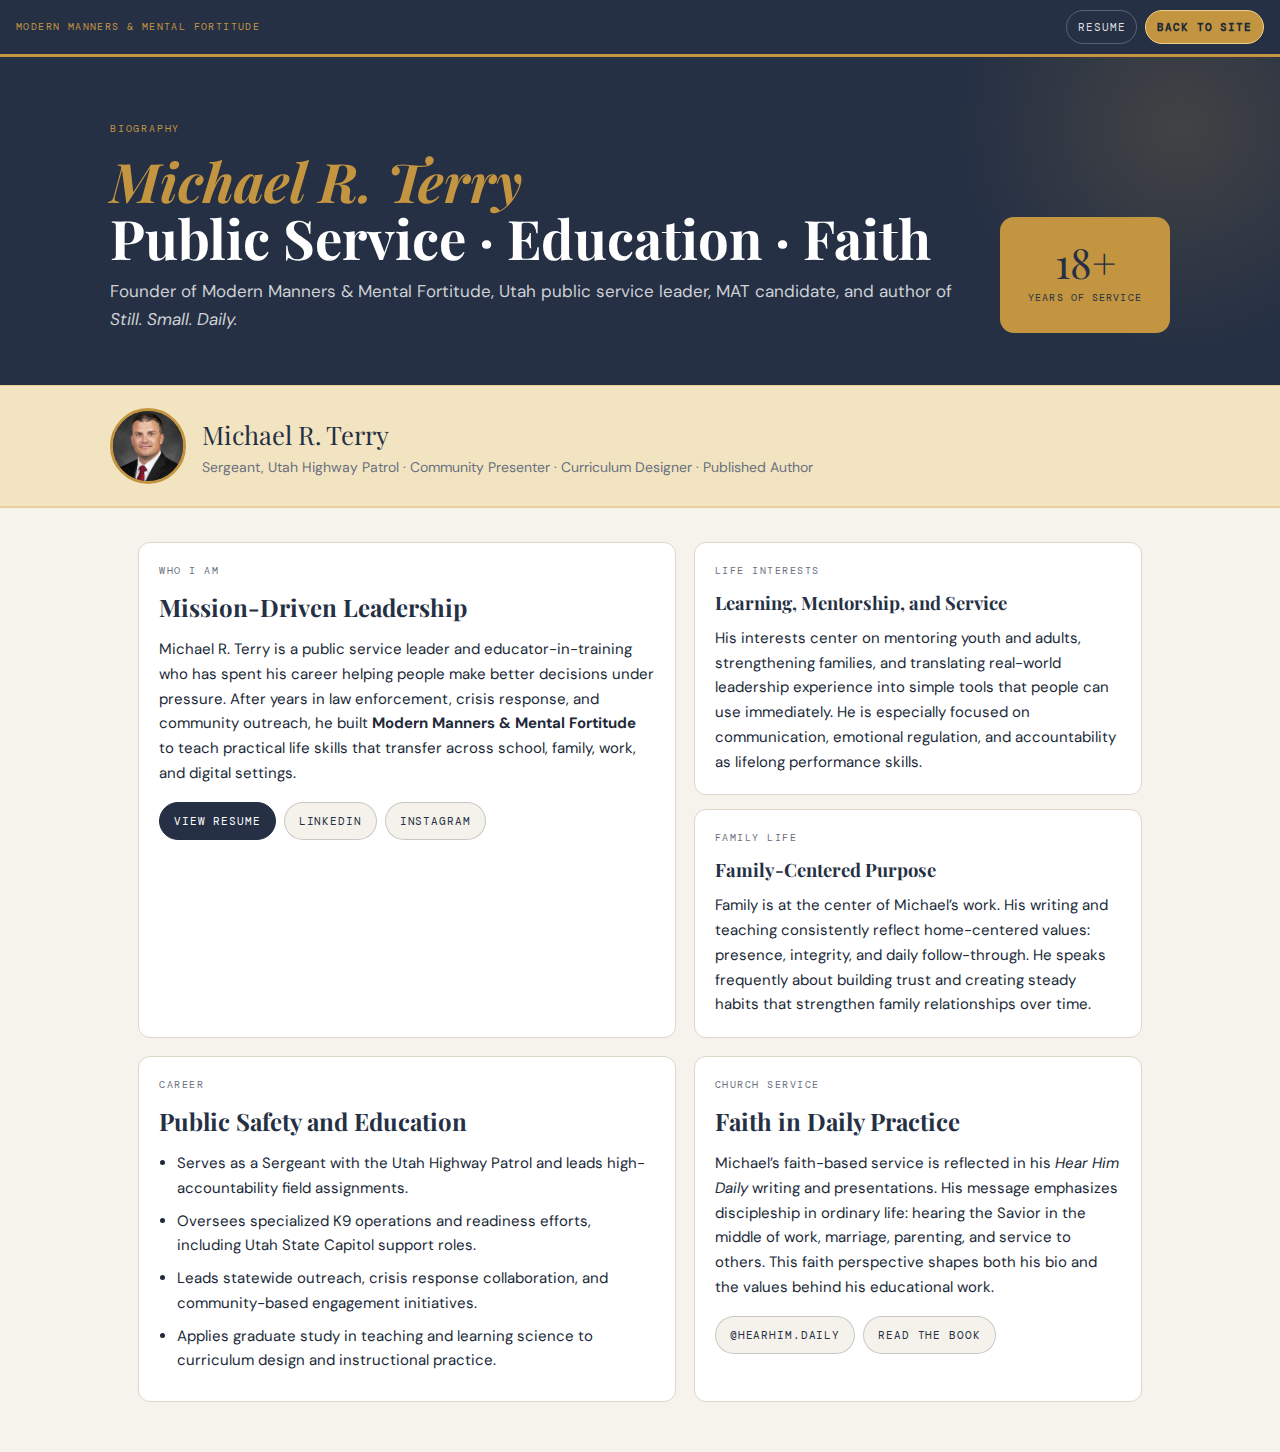
<file: docs/bio.html>
<!DOCTYPE html>
<html lang="en">
<head>
<meta charset="UTF-8">
<meta name="viewport" content="width=device-width, initial-scale=1.0">
<title>Michael R. Terry | Bio</title>
<link href="https://fonts.googleapis.com/css2?family=Playfair+Display:ital,wght@0,700;0,900;1,700&family=DM+Sans:wght@300;400;500;600&family=DM+Mono:wght@400;500&display=swap" rel="stylesheet">
<style>
:root {
  --ink: #0e1118;
  --paper: #f6f3ec;
  --slate: #253044;
  --slate2: #344159;
  --gold: #c49540;
  --gold-lt: #f2e4c0;
  --rule: #ddd7cc;
  --muted: #697080;
  --white: #ffffff;
}
* { box-sizing: border-box; margin: 0; padding: 0; }
body { background: var(--paper); color: var(--ink); font-family: 'DM Sans', sans-serif; line-height: 1.65; }
nav {
  position: sticky; top: 0; z-index: 40;
  background: var(--slate);
  border-bottom: 3px solid var(--gold);
  padding: 10px 16px;
  display: flex; align-items: center; justify-content: space-between; gap: 12px;
}
.brand {
  color: var(--gold);
  text-decoration: none;
  font-family: 'DM Mono', monospace;
  font-size: 10px;
  letter-spacing: .14em;
  text-transform: uppercase;
}
.nav-actions { display: flex; gap: 8px; flex-wrap: wrap; }
.nav-actions a {
  color: rgba(255,255,255,.86);
  text-decoration: none;
  border: 1px solid rgba(255,255,255,.24);
  border-radius: 999px;
  padding: 7px 11px;
  font-size: 11px;
  font-family: 'DM Mono', monospace;
  letter-spacing: .08em;
  text-transform: uppercase;
}
.nav-actions a.primary {
  background: var(--gold);
  color: #1f2a3a;
  border-color: #efcd88;
  font-weight: 700;
}
.hero {
  background: var(--slate);
  color: var(--white);
  padding: 64px 28px 52px;
  position: relative;
  overflow: hidden;
}
.hero::before {
  content: '';
  position: absolute;
  width: 440px;
  height: 440px;
  border-radius: 50%;
  right: -120px;
  top: -150px;
  background: radial-gradient(circle, rgba(196,149,64,.18) 0%, transparent 72%);
}
.hero-wrap {
  max-width: 1060px;
  margin: 0 auto;
  position: relative;
  z-index: 1;
  display: grid;
  grid-template-columns: 1fr auto;
  gap: 28px;
  align-items: end;
}
.eyebrow {
  font-family: 'DM Mono', monospace;
  font-size: 10px;
  letter-spacing: .18em;
  text-transform: uppercase;
  color: var(--gold);
  margin-bottom: 14px;
}
.hero h1 {
  font-family: 'Playfair Display', serif;
  font-size: clamp(2rem, 4.4vw, 3.4rem);
  line-height: 1.06;
  margin-bottom: 10px;
}
.hero h1 em { color: var(--gold); font-style: italic; }
.hero-sub { color: rgba(255,255,255,.78); font-size: 17px; }
.hero-badge {
  background: var(--gold);
  color: #253044;
  border-radius: 14px;
  padding: 24px 22px;
  min-width: 170px;
  text-align: center;
}
.hero-badge .n { display: block; font-family: 'Playfair Display', serif; font-size: 2.6rem; line-height: 1; }
.hero-badge .l { font-family: 'DM Mono', monospace; font-size: 10px; letter-spacing: .11em; text-transform: uppercase; }
.strip {
  background: var(--gold-lt);
  border-top: 1px solid #e8d198;
  border-bottom: 2px solid #e8d198;
  padding: 22px 28px;
}
.strip-wrap { max-width: 1060px; margin: 0 auto; display: grid; grid-template-columns: auto 1fr; gap: 16px; align-items: center; }
.avatar { width: 76px; height: 76px; border-radius: 50%; overflow: hidden; border: 3px solid var(--gold); background: var(--slate); }
.avatar img { width: 100%; height: 100%; object-fit: cover; object-position: center 18%; }
.strip-name { font-family: 'Playfair Display', serif; font-size: 1.6rem; color: var(--slate); }
.strip-role { color: var(--muted); font-size: 14px; }
.main { max-width: 1060px; margin: 0 auto; padding: 34px 28px 50px; }
.grid { display: grid; grid-template-columns: 1.2fr 1fr; gap: 18px; }
.card {
  background: var(--white);
  border: 1px solid var(--rule);
  border-radius: 12px;
  padding: 20px;
}
.card h2 {
  font-family: 'Playfair Display', serif;
  color: var(--slate);
  font-size: 1.5rem;
  margin-bottom: 10px;
}
.card h3 {
  font-family: 'Playfair Display', serif;
  color: var(--slate);
  font-size: 1.15rem;
  margin-bottom: 8px;
}
.kicker {
  font-family: 'DM Mono', monospace;
  font-size: 10px;
  letter-spacing: .15em;
  text-transform: uppercase;
  color: var(--muted);
  margin-bottom: 8px;
}
.copy { font-size: 15px; color: #202938; }
.stack { display: grid; gap: 14px; }
.list { padding-left: 18px; }
.list li { margin-bottom: 8px; }
.cta-row { margin-top: 16px; display: flex; gap: 8px; flex-wrap: wrap; }
.cta {
  text-decoration: none;
  border-radius: 999px;
  padding: 9px 14px;
  font-family: 'DM Mono', monospace;
  font-size: 11px;
  letter-spacing: .08em;
  text-transform: uppercase;
  border: 1px solid rgba(37,48,68,.22);
  color: #253044;
  background: #f5f2eb;
}
.cta.primary { background: var(--slate); color: #fff; border-color: var(--slate); }
@media (max-width: 900px) {
  .hero-wrap { grid-template-columns: 1fr; }
  .grid { grid-template-columns: 1fr; }
}
</style>
</head>
<body>
<nav>
  <a class="brand" href="index.html">Modern Manners &amp; Mental Fortitude</a>
  <div class="nav-actions">
    <a href="resume.html">Resume</a>
    <a class="primary" href="index.html">Back to Site</a>
  </div>
</nav>

<header class="hero">
  <div class="hero-wrap">
    <div>
      <p class="eyebrow">Biography</p>
      <h1><em>Michael R. Terry</em><br>Public Service · Education · Faith</h1>
      <p class="hero-sub">Founder of Modern Manners &amp; Mental Fortitude, Utah public service leader, MAT candidate, and author of <em>Still. Small. Daily.</em></p>
    </div>
    <div class="hero-badge">
      <span class="n">18+</span>
      <span class="l">Years of Service</span>
    </div>
  </div>
</header>

<div class="strip">
  <div class="strip-wrap">
    <div class="avatar"><img src="michael-terry-headshot.jpg" alt="Portrait of Michael R. Terry"></div>
    <div>
      <div class="strip-name">Michael R. Terry</div>
      <div class="strip-role">Sergeant, Utah Highway Patrol · Community Presenter · Curriculum Designer · Published Author</div>
    </div>
  </div>
</div>

<main class="main">
  <div class="grid">
    <article class="card">
      <p class="kicker">Who I Am</p>
      <h2>Mission-Driven Leadership</h2>
      <p class="copy">Michael R. Terry is a public service leader and educator-in-training who has spent his career helping people make better decisions under pressure. After years in law enforcement, crisis response, and community outreach, he built <strong>Modern Manners &amp; Mental Fortitude</strong> to teach practical life skills that transfer across school, family, work, and digital settings.</p>
      <div class="cta-row">
        <a class="cta primary" href="resume.html">View Resume</a>
        <a class="cta" href="https://www.linkedin.com/in/mike-terry-46618318b/">LinkedIn</a>
        <a class="cta" href="https://instagram.com/readyforreal.life">Instagram</a>
      </div>
    </article>

    <section class="stack">
      <article class="card">
        <p class="kicker">Life Interests</p>
        <h3>Learning, Mentorship, and Service</h3>
        <p class="copy">His interests center on mentoring youth and adults, strengthening families, and translating real-world leadership experience into simple tools that people can use immediately. He is especially focused on communication, emotional regulation, and accountability as lifelong performance skills.</p>
      </article>

      <article class="card">
        <p class="kicker">Family Life</p>
        <h3>Family-Centered Purpose</h3>
        <p class="copy">Family is at the center of Michael’s work. His writing and teaching consistently reflect home-centered values: presence, integrity, and daily follow-through. He speaks frequently about building trust and creating steady habits that strengthen family relationships over time.</p>
      </article>
    </section>
  </div>

  <div class="grid" style="margin-top:18px;">
    <article class="card">
      <p class="kicker">Career</p>
      <h2>Public Safety and Education</h2>
      <ul class="list copy">
        <li>Serves as a Sergeant with the Utah Highway Patrol and leads high-accountability field assignments.</li>
        <li>Oversees specialized K9 operations and readiness efforts, including Utah State Capitol support roles.</li>
        <li>Leads statewide outreach, crisis response collaboration, and community-based engagement initiatives.</li>
        <li>Applies graduate study in teaching and learning science to curriculum design and instructional practice.</li>
      </ul>
    </article>

    <article class="card">
      <p class="kicker">Church Service</p>
      <h2>Faith in Daily Practice</h2>
      <p class="copy">Michael’s faith-based service is reflected in his <em>Hear Him Daily</em> writing and presentations. His message emphasizes discipleship in ordinary life: hearing the Savior in the middle of work, marriage, parenting, and service to others. This faith perspective shapes both his bio and the values behind his educational work.</p>
      <div class="cta-row">
        <a class="cta" href="https://instagram.com/hearhim.daily">@hearhim.daily</a>
        <a class="cta" href="https://www.amazon.com/Still-Small-Daily-Michael-Terry-ebook/dp/B0G6VXNXHD/ref=tmm_kin_swatch_0">Read the Book</a>
      </div>
    </article>
  </div>
</main>
</body>
</html>
</file>
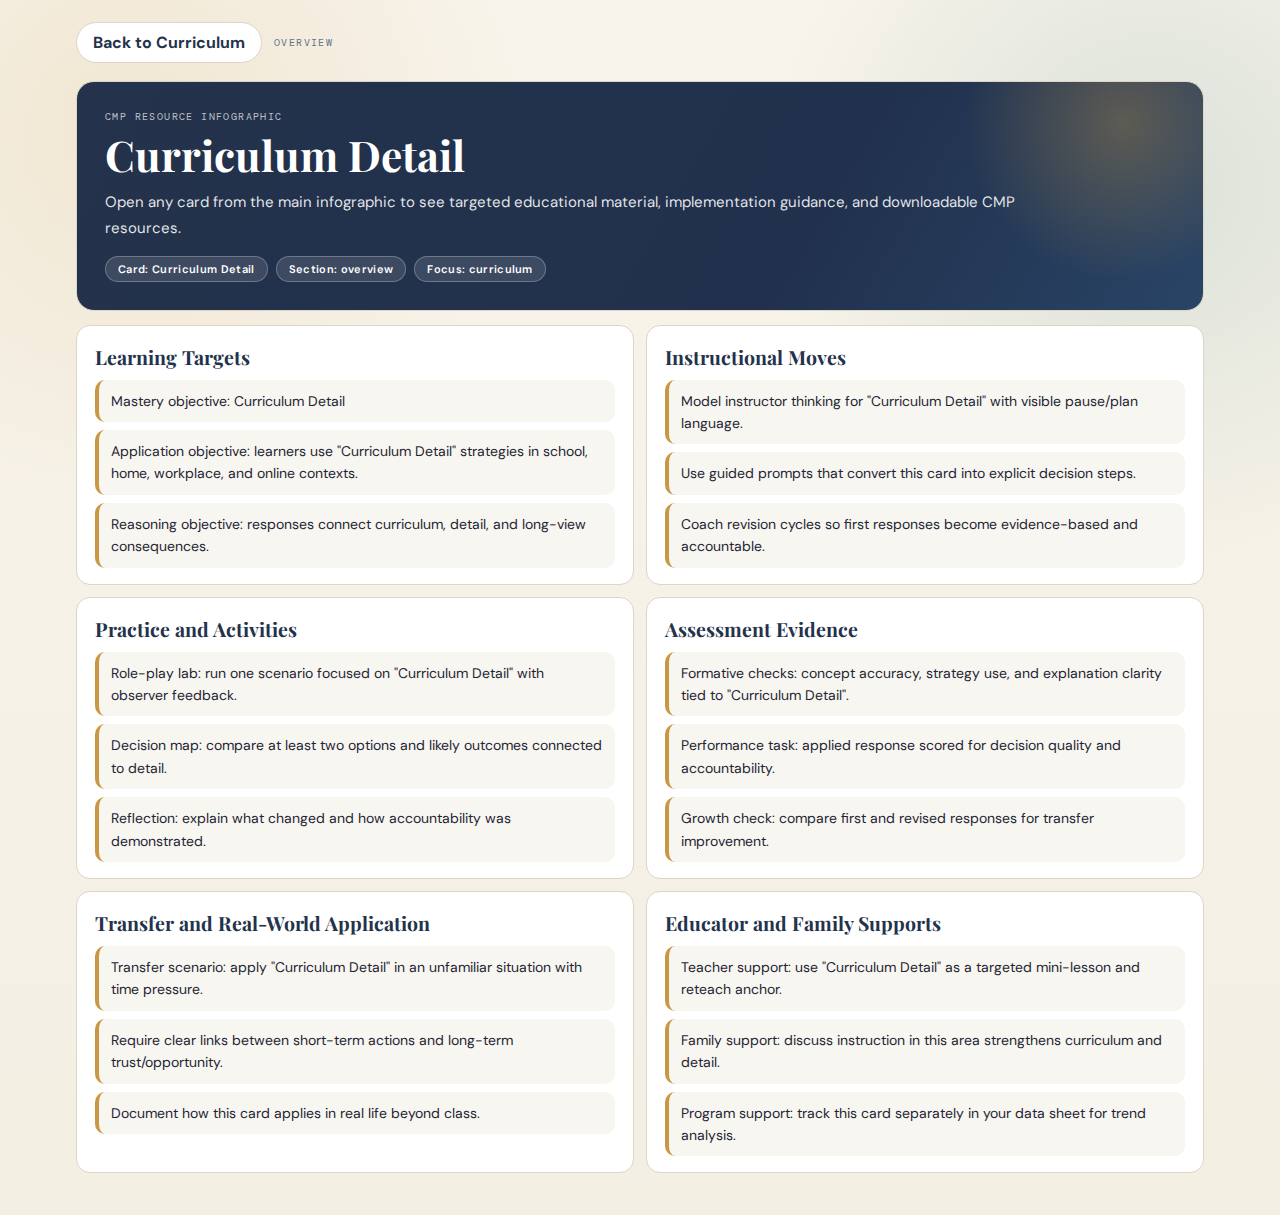
<file: docs/details.html>
<!DOCTYPE html>
<html lang="en">
<head>
<meta charset="UTF-8">
<meta name="viewport" content="width=device-width, initial-scale=1.0">
<title>CMP Resource Detail</title>
<link href="https://fonts.googleapis.com/css2?family=Playfair+Display:wght@700;900&family=DM+Sans:wght@400;500;600;700&family=DM+Mono:wght@400;500&display=swap" rel="stylesheet">
<style>
:root {
  --ink: #0f1623;
  --paper: #f7f3ea;
  --slate: #24324b;
  --slate2: #2f415f;
  --gold: #c89844;
  --teal: #1d6b69;
  --rust: #b44a38;
  --sage: #5d7851;
  --rule: #ddd5c6;
  --white: #ffffff;
  --muted: #63718a;
}
* { box-sizing: border-box; margin: 0; padding: 0; }
body {
  font-family: 'DM Sans', sans-serif;
  color: var(--ink);
  background:
    radial-gradient(circle at 10% 10%, rgba(200, 152, 68, 0.15), transparent 25%),
    radial-gradient(circle at 90% 15%, rgba(29, 107, 105, 0.13), transparent 25%),
    linear-gradient(180deg, #f8f4eb 0%, #f4efe3 100%);
}
.wrap { max-width: 1160px; margin: 0 auto; padding: 22px 16px 42px; }
.top {
  display: flex; align-items: center; gap: 12px; flex-wrap: wrap;
  margin-bottom: 18px;
}
.btn {
  border: 1px solid var(--rule);
  background: var(--white);
  border-radius: 999px;
  color: var(--slate);
  font-weight: 700;
  text-decoration: none;
  padding: 9px 16px;
  display: inline-flex;
  align-items: center;
}
.btn-link { cursor: pointer; }
.meta {
  font-family: 'DM Mono', monospace;
  font-size: 10px;
  text-transform: uppercase;
  letter-spacing: 0.14em;
  color: var(--muted);
}
.hero {
  border-radius: 18px;
  border: 1px solid var(--rule);
  background: linear-gradient(120deg, var(--slate) 0%, #21314d 65%, #294466 100%);
  color: #fff;
  padding: 28px;
  position: relative;
  overflow: hidden;
  margin-bottom: 14px;
}
.hero::after {
  content: "";
  position: absolute;
  width: 320px;
  height: 320px;
  right: -80px;
  top: -120px;
  border-radius: 50%;
  background: radial-gradient(circle, rgba(200,152,68,.34) 0%, transparent 70%);
}
.eyebrow {
  font-family: 'DM Mono', monospace;
  letter-spacing: .14em;
  text-transform: uppercase;
  color: rgba(255,255,255,.70);
  font-size: 10px;
  margin-bottom: 8px;
}
h1 {
  font-family: 'Playfair Display', serif;
  font-size: clamp(1.8rem, 3.3vw, 2.8rem);
  line-height: 1.14;
  margin-bottom: 10px;
}
.summary {
  color: rgba(255,255,255,.88);
  line-height: 1.75;
  font-size: 15px;
  max-width: 980px;
  white-space: pre-line;
}
.chip-row {
  margin-top: 14px;
  display: flex;
  flex-wrap: wrap;
  gap: 8px;
}
.chip {
  border-radius: 999px;
  border: 1px solid rgba(255,255,255,.25);
  background: rgba(255,255,255,.12);
  font-size: 11px;
  letter-spacing: .03em;
  font-weight: 600;
  padding: 5px 12px;
}
.chip.clickable { cursor: pointer; }
.chip.clickable:hover { background: rgba(255,255,255,.20); }
.grid {
  display: grid;
  grid-template-columns: repeat(2, minmax(0, 1fr));
  gap: 12px;
}
.card {
  background: var(--white);
  border: 1px solid var(--rule);
  border-radius: 14px;
  padding: 18px 18px 16px;
}
.card h2 {
  font-family: 'Playfair Display', serif;
  font-size: 1.22rem;
  color: var(--slate);
  margin-bottom: 10px;
}
.card p {
  color: var(--ink);
  line-height: 1.7;
  font-size: 14px;
}
.list { display: grid; gap: 8px; margin-top: 8px; }
.item {
  border-radius: 10px;
  border-left: 4px solid var(--gold);
  background: #f8f6f1;
  padding: 10px 12px;
  color: #1f2533;
  font-size: 14px;
  line-height: 1.6;
}
.item.clickable { cursor: pointer; transition: transform .12s ease, box-shadow .12s ease; }
.item.clickable:hover { transform: translateY(-1px); box-shadow: 0 6px 16px rgba(0,0,0,.08); }
.item.clickable:focus-visible { outline: 3px solid rgba(200,152,68,.45); outline-offset: 2px; }
.item strong { color: var(--slate); }
.docs {
  display: grid;
  grid-template-columns: repeat(2, minmax(0, 1fr));
  gap: 10px;
}
.doc-link {
  text-decoration: none;
  color: var(--slate);
  border: 1px solid var(--rule);
  border-radius: 10px;
  background: #fcfbf8;
  padding: 10px 12px;
  font-size: 13px;
  font-weight: 600;
}
.doc-link:hover { border-color: var(--gold); }
.note {
  margin-top: 10px;
  color: var(--muted);
  font-size: 13px;
}
.teacher-only { display: none; }
.detail-modal {
  position: fixed;
  inset: 0;
  background: rgba(10, 15, 25, .45);
  display: none;
  align-items: center;
  justify-content: center;
  padding: 18px;
  z-index: 9999;
}
.detail-panel {
  width: min(860px, 100%);
  max-height: 86vh;
  overflow: auto;
  background: #fff;
  border: 1px solid var(--rule);
  border-radius: 16px;
  padding: 18px;
}
.detail-top {
  display: flex;
  align-items: flex-start;
  justify-content: space-between;
  gap: 12px;
  margin-bottom: 10px;
}
.detail-title {
  font-family: 'Playfair Display', serif;
  color: var(--slate);
  font-size: 1.4rem;
  line-height: 1.25;
}
.detail-kicker {
  font-family: 'DM Mono', monospace;
  text-transform: uppercase;
  letter-spacing: .12em;
  font-size: 10px;
  color: var(--muted);
  margin-bottom: 6px;
}
.detail-close {
  border: 1px solid var(--rule);
  background: #fff;
  border-radius: 999px;
  padding: 8px 12px;
  font-weight: 700;
  color: var(--slate);
  cursor: pointer;
}
.detail-sections { display: grid; gap: 10px; }
.detail-box {
  border: 1px solid var(--rule);
  border-radius: 10px;
  background: #faf8f2;
  padding: 10px 12px;
}
.detail-box h3 { margin-bottom: 6px; font-size: 14px; color: var(--slate); }
.detail-box p { margin: 0; font-size: 14px; color: #1f2533; line-height: 1.6; }
@media (max-width: 900px) {
  .grid, .docs { grid-template-columns: 1fr; }
}
</style>
</head>
<body>
  <div class="wrap">
    <div class="top">
      <a class="btn btn-link" href="index.html?restore=1" id="backToCurriculum">Back to Curriculum</a>
      <div class="meta" id="sectionMeta">Section</div>
    </div>

    <section class="hero">
      <div class="eyebrow">CMP Resource Infographic</div>
      <h1 id="title">Curriculum Detail</h1>
      <div class="summary" id="summary">Open any card from the main infographic to see targeted educational material, implementation guidance, and downloadable CMP resources.</div>
      <div class="chip-row" id="chipRow"></div>
    </section>

    <div class="grid">
      <section class="card">
        <h2>Learning Targets</h2>
        <div class="list" id="outcomes"></div>
      </section>
      <section class="card">
        <h2>Instructional Moves</h2>
        <div class="list" id="moves"></div>
      </section>
      <section class="card">
        <h2>Practice and Activities</h2>
        <div class="list" id="activities"></div>
      </section>
      <section class="card">
        <h2>Assessment Evidence</h2>
        <div class="list" id="assessment"></div>
      </section>
      <section class="card">
        <h2>Transfer and Real-World Application</h2>
        <div class="list" id="transfer"></div>
      </section>
      <section class="card">
        <h2>Educator and Family Supports</h2>
        <div class="list" id="supports"></div>
      </section>
      <section class="card teacher-only" id="resourcesCard" style="grid-column: 1 / -1;">
        <h2>CMP Resources and Downloads</h2>
        <div class="docs" id="resources"></div>
        <p class="note">These links open within the same website tab and can be used as handouts for classes, board review, and curriculum implementation planning.</p>
      </section>
    </div>
  </div>

  <div class="detail-modal" id="detailModal" aria-hidden="true">
    <div class="detail-panel" role="dialog" aria-modal="true" aria-labelledby="detailTitle">
      <div class="detail-top">
        <div>
          <div class="detail-kicker" id="detailKicker">Point Detail</div>
          <h2 class="detail-title" id="detailTitle">Detail</h2>
        </div>
        <button class="detail-close" id="detailClose" type="button">Close</button>
      </div>
      <div class="detail-sections">
        <div class="detail-box">
          <h3>What This Means for Learners</h3>
          <p id="detailMeaning"></p>
        </div>
        <div class="detail-box">
          <h3>Why This Is in the Course</h3>
          <p id="detailOrigin"></p>
        </div>
        <div class="detail-box">
          <h3>How to Practice It</h3>
          <p id="detailApply"></p>
        </div>
      </div>
    </div>
  </div>

<script>
const params = new URLSearchParams(window.location.search);
const title = (params.get('title') || 'Curriculum Detail').trim();
const section = (params.get('section') || 'overview').trim();
const summary = (params.get('summary') || '').trim();

const BASE_DOCS = [
  { label: 'CMP Full District Proposal', href: 'assets/docs/cmp/cmp-tooele-district-mike-terry.pdf' },
  { label: 'CMP Supplemental Packet', href: 'assets/docs/cmp/cmp-supplemental-packet.pdf' },
  { label: 'Course Addition Packet', href: 'assets/docs/cmp/course-addition-request-packet.pdf' },
  { label: 'Board Letter', href: 'assets/docs/cmp/cmp-board-letter.pdf' },
  { label: 'CMP Comparison Analysis', href: 'assets/docs/cmp/cmp-comparison-freshman-success-vs-modern-manners.pdf' },
  { label: 'One-Page Program Handout', href: 'assets/docs/cmp/One%20Page%20Handout%20-%20Modern_Manners_Mental_Fortitude_One_Pager.pdf' },
  { label: 'Unit Plan and Storyboard', href: 'assets/docs/unit-plan-storyboard.pdf' },
  { label: 'Novel Scenario (Summative)', href: 'assets/docs/novel-scenario-summative.pdf' },
  { label: 'Lesson Plan (Part 3)', href: 'assets/docs/lesson-plan-part-3.pdf' },
  { label: 'Inquiry Project Outline', href: 'assets/docs/inquiry-project-outline.pdf' }
];

const SECTION_DEFAULTS = {
  overview: {
    chips: ['Program Vision', 'All-Inclusive', 'School + Community + Family'],
    outcomes: [
      'Build respectful communication and self-regulation routines that transfer across school, family, workplace, and online contexts.',
      'Strengthen decision quality under pressure with a repeatable framework that students and adults can apply independently.',
      'Develop accountability habits: own mistakes, repair trust, and follow through with actions.'
    ],
    moves: [
      'Use explicit instruction for anchor concepts and sentence stems before scenario work.',
      'Model decision-thinking aloud: pause, identify options, map consequences, choose and justify.',
      'Revisit the same core ideas in a spiral sequence so learners progress from guided practice to independent transfer.'
    ],
    activities: [
      'Scenario cards with context shifts (home, school, workplace, online) to build flexible application.',
      'Role-play cycles with observer checklists for tone, listening, boundary setting, and repair language.',
      'Weekly reflection journals to convert lived moments into metacognitive learning evidence.'
    ],
    assessment: [
      'Formative checks: concept sorts, exit reflections, role-play rubrics, and weekly journals.',
      'Summative checks: capstone presentation and novel scenario response to an authentic audience.',
      'Growth measures: pre/post self-efficacy snapshots tied to SEL competencies.'
    ],
    transfer: [
      'Students justify decisions in unfamiliar, higher-stakes situations with limited information and social pressure.',
      'Learners connect short-term choices to long-term trust, reputation, and opportunity pathways.',
      'Adults and educators use the same language to reinforce consistency across settings.'
    ],
    supports: [
      'Teacher toolkit includes pacing map, scenario prompts, rubric language, and feedback routines.',
      'Family extension prompts keep home conversations aligned to course decision frameworks.',
      'Community-facing handouts support workshops, private classes, and mentoring sessions.'
    ]
  },
  pillars: {
    chips: ['Anchor Concepts', 'Behavior + Decision Skills', 'Spiral Reinforcement'],
    outcomes: [
      'Use respectful communication during disagreement and repair conversations.',
      'Apply self-regulation before responding under pressure.',
      'Demonstrate accountable follow-through after decisions.'
    ],
    moves: [
      'Introduce one pillar at a time with concrete examples and non-examples.',
      'Embed pillar language into discussion protocols and grading comments.',
      'Use retrieval prompts each week so pillar terms become fluent.'
    ],
    activities: [
      'Pillar stations: analyze examples from school, family, digital, and workplace situations.',
      'Partner drills for “pause and reframe” and “repair after conflict” scripts.',
      'Reflective exit tickets linked to one pillar per lesson.'
    ],
    assessment: [
      'Rubric rows map directly to pillar performance indicators.',
      'Observation checklists track communication, regulation, and accountability behaviors.',
      'Short written justifications require concept language and evidence.'
    ],
    transfer: [
      'Pillars are applied to novel dilemmas where emotional urgency conflicts with long-view goals.',
      'Learners compare outcomes when one pillar is skipped versus intentionally used.',
      'Students identify second-order effects (trust, reputation, access to opportunities).'
    ],
    supports: [
      'Teacher anchor charts and sentence stems for each pillar.',
      'Parent/mentor discussion prompts to reinforce shared language.',
      'Printable pillar quick-guide for class and coaching sessions.'
    ]
  },
  modules: {
    chips: ['Five Modules', '16-Week Flow', 'Practice to Transfer'],
    outcomes: [
      'Build from etiquette basics to independent decision transfer in complex scenarios.',
      'Strengthen learner confidence through repeated performance practice.',
      'Generate observable growth in communication, regulation, and accountability.'
    ],
    moves: [
      'Weekly structure: introduce, model, practice, reflect, and apply.',
      'Interleave module skills so no concept remains isolated.',
      'Use debrief protocols to transform role-play into strategy insight.'
    ],
    activities: [
      'Modern Manners: greetings, active listening, digital etiquette.',
      'Emotional Intelligence: trigger mapping, grounding routines, reframing drills.',
      'Conflict Navigation: apology/repair scripts, boundary language, mediation tasks.',
      'Digital Citizenship: permanence cases, audience analysis, consequence mapping.',
      'Personal Growth: goal setting, integrity checks, capstone planning.'
    ],
    assessment: [
      'Module check-ins with rubric-aligned formative tasks.',
      'Midpoint performance simulation with peer and teacher feedback.',
      'End-of-module reflection connecting strategy use to outcomes.'
    ],
    transfer: [
      'Each module includes at least one unfamiliar context problem.',
      'Learners practice using module tools when information is incomplete.',
      'Capstone combines all five modules in one authentic challenge.'
    ],
    supports: [
      'Facilitator pacing notes and discussion question bank.',
      'Private class adaptation options for individuals, couples, and families.',
      'Online mentoring adaptation with asynchronous reflection prompts.'
    ]
  },
  frameworks: {
    chips: ['PLRR', 'POCC', 'Student-Friendly Routines'],
    outcomes: [
      'Use PLRR to regulate before reacting.',
      'Use POCC to make defensible decisions under pressure.',
      'Explain reasoning with evidence and consequence awareness.'
    ],
    moves: [
      'Teach each framework step explicitly with live modeling.',
      'Use “same scenario, different framework quality” comparisons.',
      'Require framework language in oral and written debriefs.'
    ],
    activities: [
      'Rapid-cycle role-plays where students pause and reset before speaking.',
      'Decision map templates comparing options and outcomes.',
      'Partner feedback on whether each step was applied or skipped.'
    ],
    assessment: [
      'Performance rubric includes framework fidelity indicators.',
      'Reflection responses identify which step changed the outcome most.',
      'Novel scenario grading checks independent framework transfer.'
    ],
    transfer: [
      'Frameworks are applied across school conflict, work dilemmas, and digital pressure moments.',
      'Students adapt framework use with time limits and scarce information.',
      'Adults in mentoring sessions mirror the same routines for consistency.'
    ],
    supports: [
      'Pocket reference cards for PLRR and POCC.',
      'Teacher prompts for live coaching during simulations.',
      'Family conversation scripts based on framework language.'
    ]
  },
  targets: {
    chips: ['Objective Alignment', 'Observable Behaviors', 'Mastery Evidence'],
    outcomes: [
      'Targets specify exactly what students can demonstrate, not just what is covered.',
      'Targets are written for communication, regulation, decision quality, and accountability.',
      'Targets support grading consistency across teachers and cohorts.'
    ],
    moves: [
      'Post learning targets in student language at lesson launch.',
      'Tie each activity and rubric row back to a specific target.',
      'Use target-based feedback instead of generic participation comments.'
    ],
    activities: [
      'Students self-rate target confidence before and after scenario practice.',
      'Peer observers track one target during each role-play.',
      'Learners revise responses to demonstrate target growth.'
    ],
    assessment: [
      'Target-aligned checklists for formative observations.',
      'Summative rubric references target IDs for transparent grading.',
      'Summary dashboard tracks target trends over time.'
    ],
    transfer: [
      'Dissimilar transfer tasks require multiple targets in one response.',
      'Students justify choices with explicit target language.',
      'Capstone evidence shows whether skills generalize beyond class routines.'
    ],
    supports: [
      'Target tracker templates for teacher conferencing.',
      'Student-friendly target glossary for independent study.',
      'Family-facing target summary for reinforcement outside class.'
    ]
  },
  pacing: {
    chips: ['Week-by-Week', 'Milestones', 'Sustainable Delivery'],
    outcomes: [
      'Pacing ensures skills are practiced repeatedly before high-stakes assessment.',
      'Milestone weeks reinforce retention and application.',
      'Course flow supports both school semester and private cohort formats.'
    ],
    moves: [
      'Use a predictable lesson arc each week to reduce confusion and increase confidence.',
      'Build milestone weeks around synthesis, not content overload.',
      'Adjust timing for block schedules or workshop series while preserving sequence logic.'
    ],
    activities: [
      'Weekly scenario practice with rotating contexts and stakeholder roles.',
      'Reflection checkpoints at the end of each mini-cycle.',
      'Milestone challenge weeks for mixed-skill performance.'
    ],
    assessment: [
      'Weekly evidence logs support timely intervention.',
      'Mid-course review identifies learners needing additional coaching.',
      'Final milestone demonstrates integrated transfer.'
    ],
    transfer: [
      'As pacing advances, support decreases and independence increases.',
      'Late-course dilemmas include ambiguity and social risk to mirror real conditions.',
      'Students are expected to justify choices without scripted prompts.'
    ],
    supports: [
      'Alternative pacing maps for school, family, and adult workshop cohorts.',
      'Attendance-flex options for online mentoring paths.',
      'Implementation notes for compressed or extended timelines.'
    ]
  },
  assessment: {
    chips: ['Formative + Summative', 'Performance-Based', 'Growth Evidence'],
    outcomes: [
      'Assessment evaluates skill use, not just recall.',
      'Students provide evidence of thinking, not one-word answers.',
      'Scoring prioritizes clarity, strategy use, and transfer quality.'
    ],
    moves: [
      'Use low-stakes formative checks early and often.',
      'Provide rubric previews before scenario tasks.',
      'Debrief assessments with concrete next-step coaching.'
    ],
    activities: [
      'Weekly reflection journals using structured prompts.',
      'Scenario role-play rubrics scored by peers and instructor.',
      'Capstone presentations to authentic audiences.'
    ],
    assessment: [
      'Pre/post self-efficacy snapshots for growth tracking.',
      'Novel scenario summative for dissimilar transfer.',
      'Rubric dimensions: clarity, application, reflection, delivery, supports.'
    ],
    transfer: [
      'Summative scenarios combine school, digital, workplace, and family pressures.',
      'Students must show regulation and decision logic under time constraints.',
      'Evaluation includes second-order consequences and repair planning.'
    ],
    supports: [
      'Teacher calibration guide for rubric reliability.',
      'Student exemplars at multiple proficiency levels.',
      'Parent-facing explanation of how to read rubric feedback.'
    ]
  },
  theory: {
    chips: ['Research-Backed', 'Learning Science', 'CMP Coherence'],
    outcomes: [
      'Course architecture is grounded in transfer-focused curriculum design.',
      'Theory is operationalized in daily routines, not left abstract.',
      'Research foundations support district adoption and sustainability.'
    ],
    moves: [
      'Connect each classroom routine to a clear theoretical rationale.',
      'Use spiral review to deepen conceptual complexity over time.',
      'Apply reinforcement and reflection to build durable habits.'
    ],
    activities: [
      'Concept retrieval starts each cycle.',
      'Scenario application follows direct instruction.',
      'Reflection consolidates learning for future transfer.'
    ],
    assessment: [
      'Tyler alignment between objectives, instruction, and evaluation.',
      'Dewey-aligned experiential tasks with reflective integration.',
      'Stern transfer checks with dissimilar scenario design.'
    ],
    transfer: [
      'Theory-to-practice bridge: explicit routines in authentic contexts.',
      'Students show independent use of learned tools in unfamiliar settings.',
      'Curriculum supports long-term behavior change, not short-term compliance.'
    ],
    supports: [
      'Research reference summary for stakeholders and board review.',
      'Teacher orientation slides connecting theory to instruction.',
      'Implementation guide with practical classroom translation.'
    ]
  },
  implementation: {
    chips: ['Adoption Ready', 'Classroom Practical', 'Scalable'],
    outcomes: [
      'Provide a deployable model for electives, workshops, and mentoring formats.',
      'Ensure resources, pacing, and facilitation tools are ready for immediate use.',
      'Support consistent quality across different instructors and settings.'
    ],
    moves: [
      'Start with staff orientation and model lessons.',
      'Use common rubrics and observation tools across sections.',
      'Review implementation data each cycle and adjust supports.'
    ],
    activities: [
      'Scenario prompt banks and challenge cards.',
      'Guest speaker integration with reflection follow-ups.',
      'Practice labs for conflict, boundaries, and decision pressure.'
    ],
    assessment: [
      'Implementation fidelity checks each month.',
      'Submission dashboards for participation and growth.',
      'Evidence archive for board and stakeholder reporting.'
    ],
    transfer: [
      'Adapts to in-person class, private cohort, family workshop, or online mentoring.',
      'Maintains core framework integrity across delivery formats.',
      'Builds shared language across youth, adults, and educators.'
    ],
    supports: [
      'Teacher prep packet with step-by-step facilitation notes.',
      'Family workshop handouts and follow-up prompts.',
      'Online mentoring session templates with progress checkpoints.'
    ]
  },
  rationale: {
    chips: ['Need Statement', 'Local Relevance', 'Practical Outcomes'],
    outcomes: [
      'Address the gap between academic success and life readiness.',
      'Train behaviors that directly affect safety, trust, and opportunity.',
      'Equip learners with repeatable decision tools for high-pressure moments.'
    ],
    moves: [
      'Anchor instruction in realistic local and digital scenarios.',
      'Teach explicit behaviors for respectful response and repair.',
      'Use reflection to connect classroom practice to real-life moments.'
    ],
    activities: [
      'Case discussions based on common youth and adult dilemmas.',
      'Decision rehearsals with consequences mapped before action.',
      'Communication labs for conflict de-escalation and accountability.'
    ],
    assessment: [
      'Observe whether students choose long-view outcomes over short-term relief.',
      'Track quality of reasoning and consequence awareness.',
      'Measure confidence growth in handling difficult conversations.'
    ],
    transfer: [
      'Skills are used in school, home, work, and online relationships.',
      'Learners apply tools under unfamiliar pressure, not only rehearsed examples.',
      'Adults can use the same language for coaching and mentoring.'
    ],
    supports: [
      'CMP rationale documents for administrators and board members.',
      'One-page summary handouts for community partners.',
      'Talking points for presentation and adoption conversations.'
    ]
  },
  budget: {
    chips: ['Sustainability', 'Resource Planning', 'Program Growth'],
    outcomes: [
      'Support program quality through intentional resource allocation.',
      'Link budget categories to student-facing impact and fidelity.',
      'Build a sustainable model for scaling delivery options.'
    ],
    moves: [
      'Prioritize funding for training, materials, and assessment quality.',
      'Track expenditures against implementation milestones.',
      'Use data to adjust budget for highest-impact supports.'
    ],
    activities: [
      'Map each budget line to a specific instructional outcome.',
      'Create phased resource plans for pilot and expansion.',
      'Review cost-effectiveness using participation and impact metrics.'
    ],
    assessment: [
      'Quarterly review of implementation evidence versus spend.',
      'Stakeholder reporting with budget-to-outcome alignment.',
      'Continuous improvement recommendations for next cycle.'
    ],
    transfer: [
      'Budget strategy supports school adoption, private cohorts, and mentoring delivery.',
      'Funding plans include both direct instruction and family/community extensions.',
      'Resource decisions prioritize real-world skill transfer outcomes.'
    ],
    supports: [
      'Budget narrative templates for proposal packets.',
      'Board-ready summaries tied to measurable outcomes.',
      'Program sustainability planning resources.'
    ]
  }
};

const TITLE_OVERRIDES = [
  {
    when: (t) => /modern manners$/i.test(t),
    use: {
      chips: ['Module 1', 'Etiquette', 'Social Presence'],
      outcomes: [
        'Demonstrate respectful introductions, greetings, and active-listening behaviors.',
        'Apply etiquette principles in school, family, and workplace interactions.',
        'Build credibility through consistent respectful communication.'
      ]
    }
  },
  {
    when: (t) => /emotional intelligence/i.test(t),
    use: {
      chips: ['Module 2', 'Self-Regulation', 'Emotional Awareness'],
      outcomes: [
        'Identify emotional triggers and interrupt impulsive reaction patterns.',
        'Use practical regulation tools under stress.',
        'Respond with intentional language in high-emotion situations.'
      ]
    }
  },
  {
    when: (t) => /conflict navigation|conflict and repair/i.test(t),
    use: {
      chips: ['Module 3', 'Repair', 'Boundaries'],
      outcomes: [
        'Use de-escalation language during disagreement.',
        'Deliver effective apologies and structured repair plans.',
        'Set boundaries while maintaining respectful communication.'
      ]
    }
  },
  {
    when: (t) => /digital citizenship/i.test(t),
    use: {
      chips: ['Module 4', 'Online Conduct', 'Reputation'],
      outcomes: [
        'Evaluate permanence and audience impact before posting.',
        'Use digital tone and privacy best practices.',
        'Align online behavior with long-term goals and trust.'
      ]
    }
  },
  {
    when: (t) => /personal growth/i.test(t),
    use: {
      chips: ['Module 5', 'Goal Systems', 'Accountability'],
      outcomes: [
        'Set measurable personal growth goals.',
        'Track follow-through with reflection evidence.',
        'Demonstrate accountability through behavior change.'
      ]
    }
  },
  {
    when: (t) => /respectful communication/i.test(t),
    use: {
      chips: ['Pillar 1', 'Communication', 'Trust Building'],
      moves: [
        'Model respectful disagreement language and turn-taking norms.',
        'Use listening stems and paraphrase checks during pair activities.',
        'Coach repair language immediately after communication breakdowns.'
      ]
    }
  },
  {
    when: (t) => /decision-making under pressure|decision-making framework|pocc/i.test(t),
    use: {
      chips: ['Decision Framework', 'POCC', 'High-Stakes Thinking'],
      moves: [
        'Require students to name at least two options before deciding.',
        'Map short-term vs long-term consequences before response.',
        'Use accountability prompts to justify final choices.'
      ]
    }
  },
  {
    when: (t) => /regulation routine|plrr|pause/i.test(t),
    use: {
      chips: ['Regulation Routine', 'PLRR', 'Composure'],
      activities: [
        'Scenario interruption drill: pause and reset before response.',
        'Label-and-reframe practice with emotional trigger prompts.',
        'Performance reflection: how regulation changed decision quality.'
      ]
    }
  }
];

function parseWeek(titleText) {
  const m = titleText.match(/week\s+(\d{1,2})/i);
  return m ? Number(m[1]) : null;
}

function buildWeekEnhancement(week) {
  if (!week) return null;
  if (week <= 4) {
    return {
      chips: ['Pacing Detail', 'Cycle 1', 'Foundations'],
      activities: [
        'Cycle 1 builds language, routines, and social safety for productive role-play.',
        'Lessons front-load modeling so learners can see what quality responses look like.',
        'Milestone week reinforces concepts through challenge practice and reflection.'
      ]
    };
  }
  if (week <= 8) {
    return {
      chips: ['Pacing Detail', 'Cycle 2', 'Regulation'],
      activities: [
        'Cycle 2 emphasizes emotional control and decision quality under stress.',
        'Students increase independence in applying PLRR and POCC routines.',
        'Milestone week checks whether learners transfer tools beyond scripted examples.'
      ]
    };
  }
  if (week <= 12) {
    return {
      chips: ['Pacing Detail', 'Cycle 3', 'Digital + Conflict'],
      activities: [
        'Cycle 3 integrates digital citizenship with conflict repair decisions.',
        'Scenarios blend peer dynamics, social pressure, and reputation stakes.',
        'Milestone week focuses on boundary language and accountability moves.'
      ]
    };
  }
  return {
    chips: ['Pacing Detail', 'Cycle 4', 'Capstone Transfer'],
    activities: [
      'Cycle 4 moves to independent transfer and capstone preparation.',
      'Students work through unfamiliar scenarios with less teacher scaffolding.',
      'Final milestone demonstrates full-framework application to real-life stakes.'
    ]
  };
}

function mergePack(base, extra) {
  if (!extra) return base;
  const out = { ...base };
  Object.keys(extra).forEach((k) => {
    if (Array.isArray(extra[k])) out[k] = extra[k];
    else if (typeof extra[k] === 'string') out[k] = extra[k];
  });
  return out;
}

function getPack(sectionKey, titleText) {
  const base = SECTION_DEFAULTS[sectionKey] || SECTION_DEFAULTS.overview;
  let pack = { ...base };

  TITLE_OVERRIDES.forEach((ov) => {
    if (ov.when(titleText)) pack = mergePack(pack, ov.use);
  });

  const wk = parseWeek(titleText);
  if (wk) pack = mergePack(pack, buildWeekEnhancement(wk));

  return pack;
}

function safeArray(a) {
  return Array.isArray(a) ? a : [];
}

function extractKeywords(text) {
  const stop = new Set([
    'the','and','for','with','that','this','from','into','your','you','are','was','were','have','has','had',
    'in','on','at','to','of','or','as','is','be','by','an','a','it','its','their','them','they','under','over',
    'week','module','card','section','use','using','used','about'
  ]);
  return String(text || '')
    .toLowerCase()
    .replace(/[^a-z0-9\s]/g, ' ')
    .split(/\s+/)
    .filter((w) => w && w.length > 3 && !stop.has(w))
    .slice(0, 6);
}

function sentence(input, fallback) {
  const txt = String(input || '').trim();
  return txt || fallback;
}

function sectionLabel(sectionKey) {
  return String(sectionKey || 'overview').replace(/-/g, ' ');
}

const SPECIAL_CARD_PACKS = [
  {
    test: (t) => /the unaddressed gap/i.test(t),
    pack: {
      chips: ['Problem Statement', 'Need Analysis', 'Adoption Rationale'],
      outcomes: [
        'Define the gap between academic performance and life-readiness skills.',
        'Identify where students and adults are least prepared for high-pressure moments.',
        'Use gap evidence to justify explicit instruction in regulation, communication, and decision-making.'
      ],
      moves: [
        'Open with local examples: school conflict, digital pressure, workplace decisions.',
        'Separate symptom discussions from root-cause skill gaps.',
        'Anchor every proposed solution to an observable learner behavior.'
      ],
      activities: [
        'Gap audit with stakeholders (students, families, educators).',
        'Context map: school, home, work, online decision demands.',
        'Priority matrix: urgency, impact, and teachability.'
      ],
      assessment: [
        'Gap statements are scored for specificity and supporting evidence.',
        'Proposed outcomes are checked for measurability.',
        'Stakeholder summary is reviewed for clarity and alignment.'
      ],
      transfer: [
        'Clarifies why transfer-ready instruction is needed beyond classroom content coverage.',
        'Directly supports youth, adults, and family learning contexts.',
        'Builds a durable rationale for program continuation and expansion.'
      ],
      supports: [
        'Board-ready rationale summary template.',
        'Family-facing explanation sheet.',
        'Teacher launch script for course purpose.'
      ]
    }
  },
  {
    test: (t) => /built from real experience/i.test(t),
    pack: {
      chips: ['Creator Profile', 'Field Experience', 'Why This Program Exists'],
      outcomes: [
        'Understand how real public-service and youth-support experience shaped this curriculum.',
        'Connect lived field lessons to practical classroom and mentoring routines.',
        'Explain why the course prioritizes composure, respectful communication, and accountability.'
      ],
      moves: [
        'Use first-hand scenario insights to model pressure-aware decision habits.',
        'Translate field moments into safe, structured simulations for learners.',
        'Debrief each case using real-world consequences and repair expectations.'
      ],
      activities: [
        'Experience-to-curriculum timeline walk-through.',
        'Case conversion: real event -> classroom-ready scenario.',
        'Mission reflection: how this work supports youth, adults, and families.'
      ],
      assessment: [
        'Learners explain how creator experience maps to course design choices.',
        'Responses are checked for connection to practical outcomes, not biography recall.',
        'Reflection quality is scored for relevance and application.'
      ],
      transfer: [
        'Strengthens trust because methods are grounded in tested real-life conditions.',
        'Improves adoption confidence for schools and private cohorts.',
        'Supports mentoring and family sessions with credible, practical examples.'
      ],
      supports: [
        'Expanded professional bio and mission narrative.',
        'Facilitator notes for presenting lived examples responsibly.',
        'Community outreach copy block tied to creator credibility.'
      ]
    }
  },
  {
    test: (t) => /the design standard/i.test(t),
    pack: {
      chips: ['Transfer-First Design', 'Backward Planning', 'Mastery Evidence'],
      outcomes: [
        'Define mastery as independent performance in unfamiliar contexts.',
        'Use backward design from capstone evidence to daily learning targets.',
        'Prioritize transferable skill application over recall-only tasks.'
      ],
      moves: [
        'Design from summative transfer backward to formative routines.',
        'Use consistent language for tools, concepts, and reasons across modules.',
        'Embed transfer checks before final assessment points.'
      ],
      activities: [
        'Backward-design sprint for one module sequence.',
        'Scenario ladder: familiar to dissimilar transfer progression.',
        'Calibration activity on high-quality justification evidence.'
      ],
      assessment: [
        'Checks include strategy use, consequence reasoning, and accountability plan.',
        'Rubrics emphasize real-world plausibility and coherence.',
        'Growth is measured from first attempt to revised response.'
      ],
      transfer: [
        'Improves independent decision quality under pressure.',
        'Builds durable skill use across school, home, work, and online settings.',
        'Aligns curriculum goals with observable long-view behavior change.'
      ],
      supports: [
        'Transfer-design planning template.',
        'Rater calibration guide for rubric reliability.',
        'Implementation checklist for fidelity checks.'
      ]
    }
  },
  {
    test: (t) => /post council approved/i.test(t),
    pack: {
      chips: ['Credential Card', 'Program Validation', 'Stakeholder Confidence'],
      outcomes: [
        'Interpret what this approval communicates about quality and readiness.',
        'Use credential language accurately in district and community communication.',
        'Connect external validation to measurable student and family outcomes.'
      ],
      moves: [
        'Present credential claims with evidence, not broad generalization.',
        'Pair credential language with standards alignment and implementation data.',
        'Use concise public-facing talking points in meetings and proposals.'
      ],
      activities: [
        'Credential message drill for board, family, and educator audiences.',
        'Evidence map linking credential to course outcomes.',
        'One-minute confidence statement practice.'
      ],
      assessment: [
        'Messaging is checked for accuracy, clarity, and audience fit.',
        'Evidence links are scored for relevance.',
        'Public summary language is reviewed for professional tone.'
      ],
      transfer: [
        'Strengthens adoption discussions in school and community contexts.',
        'Supports trust for private class enrollment decisions.',
        'Provides consistent credibility language across web, flyers, and presentations.'
      ],
      supports: [
        'Credential FAQ block.',
        'Board letter talking-point insert.',
        'Website badge language standards.'
      ]
    }
  },
  {
    test: (t) => /kdp honor society/i.test(t),
    pack: {
      chips: ['Recognition Card', 'Academic Merit', 'Program Leadership'],
      outcomes: [
        'Explain how academic distinction supports instructional credibility.',
        'Connect scholarship recognition to course quality expectations.',
        'Frame recognition as evidence of discipline and preparation.'
      ],
      moves: [
        'Keep recognition messaging concise and learner-centered.',
        'Tie honors language to instructional standards and outcomes.',
        'Use as supporting context rather than primary evidence.'
      ],
      activities: [
        'Credential-to-impact message drafting.',
        'Audience-fit rewrite (family, student, educator).',
        'Bio alignment review for website and print media.'
      ],
      assessment: [
        'Message quality: concise, accurate, relevant.',
        'Learner-focus is maintained in final copy.',
        'Credential language matches documented records.'
      ],
      transfer: [
        'Supports trust in course rigor and preparation quality.',
        'Improves public confidence in program leadership.',
        'Strengthens outreach consistency.'
      ],
      supports: [
        'Recognition copy snippet library.',
        'Short intro statements for events.',
        'Branding consistency checklist.'
      ]
    }
  },
  {
    test: (t) => /mlk community service award/i.test(t),
    pack: {
      chips: ['Recognition Card', 'Community Leadership', 'Service Impact'],
      outcomes: [
        'Link service leadership to the curriculum mission of civic readiness.',
        'Show how community engagement informs practical teaching examples.',
        'Communicate leadership credibility to partners and families.'
      ],
      moves: [
        'Use service-based stories that highlight empathy and accountability.',
        'Translate community lessons into applicable classroom scenarios.',
        'Keep recognition framing connected to learner benefit.'
      ],
      activities: [
        'Service-impact story mapping to course modules.',
        'Community-value discussion protocol.',
        'Leadership habit reflection worksheet.'
      ],
      assessment: [
        'Learners identify service-to-skill connections accurately.',
        'Message drafts are scored for authenticity and relevance.',
        'Communication remains mission-focused.'
      ],
      transfer: [
        'Reinforces pro-social behavior expectations in and outside class.',
        'Supports family and community partnerships.',
        'Improves alignment between course values and public presence.'
      ],
      supports: [
        'Community partner intro paragraph.',
        'Service-value reflection prompts.',
        'Leadership framing checklist for presentations.'
      ]
    }
  },
  {
    test: (t) => /ccaa scholar/i.test(t),
    pack: {
      chips: ['Recognition Card', 'National Selection', 'Academic Excellence'],
      outcomes: [
        'Communicate why national selection supports program trust.',
        'Connect scholarship distinction to instructional preparation quality.',
        'Use credential language professionally in outreach contexts.'
      ],
      moves: [
        'Position scholarship recognition as supporting evidence.',
        'Pair distinction claims with tangible curriculum outcomes.',
        'Use concise and verifiable wording in all materials.'
      ],
      activities: [
        'Credential summary for website and flyer usage.',
        'Audience adaptation task for stakeholder communication.',
        'Consistency check across bio and credential cards.'
      ],
      assessment: [
        'Accuracy check against official wording.',
        'Professional tone and brevity scoring.',
        'Relevance to learner outcomes validation.'
      ],
      transfer: [
        'Increases confidence among schools and private clients.',
        'Supports coherent public-facing credibility narrative.',
        'Reinforces standards of professionalism in program branding.'
      ],
      supports: [
        'Credential statement templates.',
        'Outreach message variants.',
        'Verification checklist for public materials.'
      ]
    }
  },
  {
    test: (t) => /respectful communication/i.test(t),
    pack: {
      chips: ['Pillar 1', 'Communication', 'Trust Language'],
      outcomes: [
        'Use respectful verbal and nonverbal communication across contexts.',
        'Demonstrate active listening and clarification before responding.',
        'Apply repair language after communication mistakes.'
      ],
      moves: [
        'Model sentence stems for disagreement without disrespect.',
        'Use structured turn-taking and paraphrase checks in practice.',
        'Coach immediate repair routines when tone escalates.'
      ],
      activities: [
        'Greeting and first-impression lab for school/workplace readiness.',
        'Conflict language role-play with observer rubric.',
        'Repair script rehearsal after miscommunication scenarios.'
      ],
      assessment: [
        'Rubric indicators: tone, listening, clarity, and repair quality.',
        'Formative checks through paired dialogue observations.',
        'Reflection evidence on communication growth and outcomes.'
      ],
      transfer: [
        'Applies to parent/teacher interactions, peers, and workplace settings.',
        'Improves trust continuity across in-person and digital communication.',
        'Builds long-term credibility through consistent respectful conduct.'
      ],
      supports: [
        'Communication anchor chart and sentence-stem bank.',
        'Family discussion prompts for respectful disagreement practice.',
        'Teacher mini-lesson script for reteach moments.'
      ]
    }
  },
  {
    test: (t) => /emotional regulation/i.test(t),
    pack: {
      chips: ['Pillar 2', 'Regulation', 'Composure'],
      outcomes: [
        'Recognize triggers and interrupt impulsive reactions.',
        'Use regulation routines before making consequential decisions.',
        'Maintain composure in socially or emotionally charged moments.'
      ],
      moves: [
        'Teach pause-label-reframe-respond with concrete examples.',
        'Normalize reset moments during scenario work.',
        'Debrief physiological cues and response quality after practice.'
      ],
      activities: [
        'Trigger map creation and response planning.',
        'Timed pressure scenarios with regulation checkpoints.',
        'Peer coaching drills for de-escalation language.'
      ],
      assessment: [
        'Performance checks for routine fidelity under stress.',
        'Self-report logs on trigger recognition and response choice.',
        'Instructor observation of composure and recovery quality.'
      ],
      transfer: [
        'Supports safer decisions at home, school, work, and online.',
        'Improves conflict outcomes by reducing reactive escalation.',
        'Strengthens long-view choices under immediate pressure.'
      ],
      supports: [
        'Regulation tool card for students and families.',
        'Teacher cue prompts for in-the-moment coaching.',
        'Mentoring follow-up questions for self-management growth.'
      ]
    }
  },
  {
    test: (t) => /decision-making under pressure/i.test(t),
    pack: {
      chips: ['Pillar 3', 'Decision Quality', 'POCC'],
      outcomes: [
        'Apply structured decision steps in high-pressure scenarios.',
        'Compare options and predict likely consequences.',
        'Justify choices with reasoning tied to long-term impact.'
      ],
      moves: [
        'Require option generation before commitment.',
        'Map short-term versus long-term outcomes explicitly.',
        'Use consequence review to improve second-attempt quality.'
      ],
      activities: [
        'POCC decision board in live role-play cases.',
        'Risk-reward sorting activity with stakeholder impact analysis.',
        'Rapid-response drills with debrief for reasoning quality.'
      ],
      assessment: [
        'Rubric checks for options, consequence mapping, and justification.',
        'Scenario response quality tracked across repeated practice.',
        'Reflection prompts on decision revisions and accountability.'
      ],
      transfer: [
        'Applies to peer pressure, digital posting, and workplace choices.',
        'Strengthens confidence in ambiguous, time-limited moments.',
        'Reduces short-term relief decisions that create long-term costs.'
      ],
      supports: [
        'Decision framework template for classroom and home.',
        'Teacher debrief script for consequence analysis.',
        'Mentor guide for high-stakes choice coaching.'
      ]
    }
  },
  {
    test: (t) => /accountability\s*&\s*repair/i.test(t),
    pack: {
      chips: ['Pillar 4', 'Repair', 'Follow-Through'],
      outcomes: [
        'Take ownership of mistakes without deflection.',
        'Implement concrete repair actions after harm or misjudgment.',
        'Follow through over time to rebuild trust.'
      ],
      moves: [
        'Teach ownership language and no-excuse response framing.',
        'Separate apology words from repair actions in instruction.',
        'Track follow-through behaviors, not only initial statements.'
      ],
      activities: [
        'Apology versus repair comparison scenarios.',
        'Trust-rebuild planning worksheet with checkpoints.',
        'Accountability circle where students present action commitments.'
      ],
      assessment: [
        'Scoring includes ownership clarity and repair feasibility.',
        'Follow-through checks at delayed intervals.',
        'Evidence logs capture behavior change, not intent only.'
      ],
      transfer: [
        'Applies to school discipline, family conflict, workplace expectations.',
        'Develops integrity habits that strengthen long-term credibility.',
        'Builds practical skills for restoring relationships after mistakes.'
      ],
      supports: [
        'Repair-plan templates for students and mentors.',
        'Teacher prompts for accountability conferencing.',
        'Family support guide for reinforcing follow-through.'
      ]
    }
  },
  {
    test: (t) => /^how do my everyday choices shape/i.test(t),
    pack: {
      chips: ['Compelling Question', 'Choice Impact', 'Trust'],
      outcomes: [
        'Analyze how repeated daily choices shape trust and access.',
        'Identify high-leverage behaviors that influence credibility.',
        'Connect habits to future opportunity trajectories.'
      ],
      moves: [
        'Use longitudinal examples to show pattern effects over time.',
        'Prompt learners to forecast outcomes beyond the immediate moment.',
        'Anchor debriefs in reputation and trust consequences.'
      ],
      activities: [
        'Habit-to-outcome mapping over 30/90/180 day windows.',
        'Trust account simulation with deposits and withdrawals.',
        'Personal action plan for one credibility behavior.'
      ],
      assessment: [
        'Learners present evidence chain from choice to consequence.',
        'Rubric includes clarity of long-view reasoning.',
        'Reflection checks behavior commitment quality.'
      ],
      transfer: [
        'Applies across school behavior, digital presence, and work reliability.',
        'Reframes small choices as cumulative opportunity drivers.',
        'Strengthens future-oriented decision habits.'
      ],
      supports: [
        'Daily credibility checklist handout.',
        'Family reflection questions on trust-building choices.',
        'Teacher conference script for habit coaching.'
      ]
    }
  },
  {
    test: (t) => /^what does respect look like when no one is watching/i.test(t),
    pack: {
      chips: ['Compelling Question', 'Integrity', 'Character'],
      outcomes: [
        'Define integrity as consistent behavior across visible and private contexts.',
        'Recognize self-management behaviors that do not depend on external monitoring.',
        'Practice value-aligned decision-making when social pressure is absent.'
      ],
      moves: [
        'Use private-choice scenarios to test value alignment.',
        'Coach internal accountability language.',
        'Debrief differences between compliance and integrity.'
      ],
      activities: [
        'Integrity decision journal for unobserved moments.',
        'Values ranking and action alignment practice.',
        'Scenario comparisons: monitored versus unmonitored settings.'
      ],
      assessment: [
        'Evidence focuses on consistency and follow-through.',
        'Reflections scored for honesty and specific behavioral commitments.',
        'Scenario responses evaluated for value-behavior alignment.'
      ],
      transfer: [
        'Applies to digital behavior, independent work, and personal relationships.',
        'Builds self-leadership and internal standards.',
        'Supports long-term reputation through private consistency.'
      ],
      supports: [
        'Integrity reflection prompt set.',
        'Mentor conversation guide on character under no-supervision conditions.',
        'Family check-in template for values-based choices.'
      ]
    }
  },
  {
    test: (t) => /^why do strong emotions make good decisions harder/i.test(t),
    pack: {
      chips: ['Compelling Question', 'Emotion + Decision', 'Regulation First'],
      outcomes: [
        'Explain why heightened emotion narrows decision quality.',
        'Use regulation tools to restore thinking capacity before acting.',
        'Demonstrate improved decision outcomes after emotional reset.'
      ],
      moves: [
        'Teach emotion-cognition links in learner-friendly language.',
        'Require pause-and-label before response during role-play.',
        'Compare reactive versus regulated choices in debrief.'
      ],
      activities: [
        'Trigger-to-response flowchart exercises.',
        'Timed stress scenarios with mandatory pause routine.',
        'Debrief journal: what changed after regulation?'
      ],
      assessment: [
        'Checks include routine use under emotional pressure.',
        'Response quality compared pre/post regulation.',
        'Reasoning clarity evaluated for consequence awareness.'
      ],
      transfer: [
        'Applies to family conflict, peer tension, and workplace stress.',
        'Reduces escalations and improves long-view choices.',
        'Builds durable composure skills for real-life moments.'
      ],
      supports: [
        'Emotion-regulation quick reference card.',
        'Teacher de-escalation prompt list.',
        'Family coaching script for high-emotion conversations.'
      ]
    }
  },
  {
    test: (t) => /^how should my behavior change depending on context/i.test(t),
    pack: {
      chips: ['Compelling Question', 'Context Switching', 'Behavior Flexibility'],
      outcomes: [
        'Differentiate behavior expectations across contexts.',
        'Adapt tone, language, and boundaries to audience and setting.',
        'Maintain core values while adjusting communication style.'
      ],
      moves: [
        'Teach context cues explicitly before scenario practice.',
        'Model same value, different delivery responses.',
        'Debrief audience impact after each role-play.'
      ],
      activities: [
        'Context rotation stations: friend, teacher, supervisor, online audience.',
        'Message rewrite task for multiple audience types.',
        'Boundary-setting scripts adjusted by context.'
      ],
      assessment: [
        'Rubrics score audience fit and value consistency.',
        'Performance checks compare adaptability quality.',
        'Reflections document context-switching strategy use.'
      ],
      transfer: [
        'Supports readiness for school, employment, and digital communication.',
        'Improves credibility through context-aware responses.',
        'Reduces avoidable conflict from misread expectations.'
      ],
      supports: [
        'Context cue checklist for learners.',
        'Teacher modeling templates for audience adaptation.',
        'Family examples for home reinforcement.'
      ]
    }
  },
  {
    test: (t) => /modern manners|emotional intelligence|conflict navigation|digital citizenship|personal growth/i.test(t),
    pack: {
      chips: ['Module Profile', 'Scope + Sequence', 'Applied Practice'],
      outcomes: [
        'Master core competencies tied to this module title.',
        'Apply module strategies across familiar and unfamiliar scenarios.',
        'Demonstrate growth with performance evidence and reflection.'
      ],
      moves: [
        'Deliver direct instruction for module vocabulary and routines.',
        'Use guided role-play progressing to independent response.',
        'Reinforce module language in feedback and assessment.'
      ],
      activities: [
        'Module-specific scenario labs with observer checklists.',
        'Partner coaching and response revision cycles.',
        'Reflection prompts connecting module skills to real life.'
      ],
      assessment: [
        'Formative checks during module practice.',
        'Performance task aligned to module outcomes.',
        'Reflection evidence demonstrating transfer readiness.'
      ],
      transfer: [
        'Module skills apply in school, family, work, and online contexts.',
        'Learners justify decisions using module language and structured reasoning.',
        'Independent application is expected by cycle end.'
      ],
      supports: [
        'Facilitator notes for lesson pacing and reteach.',
        'Family reinforcement prompts tied to module goals.',
        'Mentoring extension activities for additional practice.'
      ]
    }
  },
  {
    test: (t) => /5 modules|16-week semester/i.test(t),
    pack: {
      chips: ['Program Structure', '5-Module Arc', '16-Week Timeline'],
      outcomes: [
        'Module 1 (Modern Manners): builds respectful communication and professional presence.',
        'Module 2 (Emotional Intelligence): develops self-awareness, emotional regulation, and empathy.',
        'Module 3 (Conflict Navigation): teaches de-escalation, repair language, and accountable follow-through.',
        'Module 4 (Digital Citizenship): applies judgment, boundaries, and reputation awareness online.',
        'Module 5 (Personal Growth): integrates all skills into goals, leadership, and long-term habits.'
      ],
      moves: [
        'Launch each module with clear purpose, vocabulary, and real-life examples.',
        'Model each skill, then shift from guided practice to independent performance.',
        'Use weekly reflection so learners track growth from one module to the next.'
      ],
      activities: [
        'Modern Manners labs: introductions, listening, tone, and everyday professionalism.',
        'Emotional Intelligence drills: trigger awareness, pause/reset routines, and reframing.',
        'Conflict Navigation role-play: boundary statements, de-escalation, and repair conversations.',
        'Digital Citizenship scenarios: posting choices, digital footprint, and consequence mapping.',
        'Personal Growth capstone: goals, action plan, accountability checkpoints, and presentation.'
      ],
      assessment: [
        'Quick checks at the end of each module measure readiness to move forward.',
        'Performance tasks require learners to apply skills in realistic situations.',
        'End-of-cycle reflections connect behavior choices to real outcomes and next steps.'
      ],
      transfer: [
        'Skills transfer to school, family, workplace, faith/community, and social media contexts.',
        'Each module reinforces the previous one so learners build durable decision habits.',
        'The capstone blends all five modules into one high-accountability real-world application.'
      ],
      supports: [
        'Module-by-module pacing map for instructors and mentors.',
        'Family conversation prompts aligned to each module focus.',
        'Implementation checklist to keep delivery consistent across the 16-week sequence.'
      ]
    }
  },
  {
    test: (t) => /school & community/i.test(t),
    pack: {
      chips: ['Context: School & Community', 'Relationships', 'Reputation'],
      outcomes: [
        'Demonstrate respectful communication with peers, teachers, and community adults.',
        'Use conflict-repair language when misunderstandings happen in school/community settings.',
        'Make choices that protect trust and school/community credibility.'
      ],
      moves: [
        'Model hallway, classroom, and activity-based communication routines.',
        'Teach disagreement scripts for peer conflict and authority interactions.',
        'Debrief decisions using community impact and trust-restoration prompts.'
      ],
      activities: [
        'Campus scenario labs: class transitions, group work, and event conduct.',
        'Community civility role-play with observers tracking tone and follow-through.',
        'Repair-plan practice after simulated disrespect or rumor incidents.'
      ],
      assessment: [
        'Rubric checks tone, listening, repair quality, and follow-through.',
        'Scenario responses scored for respect and accountability in school contexts.',
        'Reflection evidence documents how trust was maintained or restored.'
      ],
      transfer: [
        'Applies directly to classrooms, teams, clubs, and neighborhood interactions.',
        'Builds social credibility that supports long-term opportunities.',
        'Strengthens community-connected behavior and leadership habits.'
      ],
      supports: [
        'School/community behavior cue sheet.',
        'Teacher-family conversation prompts for peer conflict repair.',
        'Facilitator checklist for school-based scenario coaching.'
      ]
    }
  },
  {
    test: (t) => /workplace readiness/i.test(t),
    pack: {
      chips: ['Context: Workplace Readiness', 'Professional Habits', 'Team Reliability'],
      outcomes: [
        'Use workplace communication norms with supervisors, coworkers, and customers.',
        'Respond to feedback professionally and adjust behavior without defensiveness.',
        'Show reliability through punctuality, accountability, and follow-through.'
      ],
      moves: [
        'Teach professional language for questions, clarification, and conflict.',
        'Run supervisor-feedback simulations with response coaching.',
        'Use consequence mapping for attendance, attitude, and task completion decisions.'
      ],
      activities: [
        'Workplace role-plays: scheduling conflicts, team responsibilities, and service tone.',
        'Interview and first-day communication drills.',
        'Problem-solving rounds focused on ownership and repair after mistakes.'
      ],
      assessment: [
        'Performance rubric scores professionalism, coachability, and reliability.',
        'Observers track response quality during feedback simulations.',
        'Reflection checks include short-term vs long-term career consequences.'
      ],
      transfer: [
        'Supports job readiness for youth and adults in real employment settings.',
        'Improves confidence in interviews, onboarding, and team interactions.',
        'Builds professional reputation through consistent behavior under pressure.'
      ],
      supports: [
        'Workplace communication phrase bank.',
        'Supervisor feedback response checklist.',
        'Family/mentor guide for career-readiness practice.'
      ]
    }
  },
  {
    test: (t) => /digital & social media/i.test(t),
    pack: {
      chips: ['Context: Digital & Social Media', 'Digital Footprint', 'Online Judgment'],
      outcomes: [
        'Evaluate digital choices for privacy, permanence, and reputation impact.',
        'Use respectful tone and boundary-aware communication online.',
        'Apply a pause-plan routine before posting, sharing, or replying.'
      ],
      moves: [
        'Teach post-before-you-post checks: audience, permanence, and consequence.',
        'Model text/comment rewrites that shift reactive tone to responsible tone.',
        'Debrief digital scenarios with legal, safety, and trust implications.'
      ],
      activities: [
        'Digital dilemma simulations: group chats, screenshots, rumor sharing, and comments.',
        'Reputation audit exercise for real-world online decision patterns.',
        'Boundary-setting script practice for unwanted contact or pressure.'
      ],
      assessment: [
        'Responses scored for digital judgment, boundary clarity, and consequence awareness.',
        'Scenario work evaluated for tone quality and stakeholder impact.',
        'Reflections document better choices for future online interactions.'
      ],
      transfer: [
        'Applies to texting, social platforms, gaming chat, and shared media spaces.',
        'Reduces impulsive digital behavior that damages trust and opportunity.',
        'Strengthens long-view online reputation management.'
      ],
      supports: [
        'Digital footprint checklist.',
        'Parent/guardian conversation guide for online behavior.',
        'Teacher prompt bank for social-media case debriefs.'
      ]
    }
  },
  {
    test: (t) => /high-stress moments/i.test(t),
    pack: {
      chips: ['Context: High-Stress Moments', 'De-escalation', 'Composure Under Pressure'],
      outcomes: [
        'Recognize stress signals early and apply regulation before reacting.',
        'Use de-escalation communication in emotionally charged interactions.',
        'Maintain decision quality when urgency and pressure are high.'
      ],
      moves: [
        'Teach stress-to-response routines with immediate coaching cues.',
        'Use timed scenarios that require pause-label-reframe before choosing.',
        'Debrief high-arousal moments with consequence and repair analysis.'
      ],
      activities: [
        'Pressure simulation rounds with escalating social/emotional complexity.',
        'Composure drills for conflict, embarrassment, and peer-pressure moments.',
        'Recovery planning exercise after an impulsive decision scenario.'
      ],
      assessment: [
        'Rubric checks regulation routine fidelity under pressure.',
        'Performance evidence tracks escalation reduction and response quality.',
        'Reflection compares reactive choice versus regulated choice outcomes.'
      ],
      transfer: [
        'Applies to family conflict, school incidents, workplace stress, and public settings.',
        'Builds safer and more intentional responses in real high-stakes moments.',
        'Improves long-term trust by reducing impulsive harm.'
      ],
      supports: [
        'High-stress response card for quick reference.',
        'Coach prompts for de-escalation and reset language.',
        'Family/mentor check-in protocol after difficult moments.'
      ]
    }
  },
  {
    test: (t) => /^(critical thinking|communication|collaboration|digital citizenship)$/i.test(t),
    pack: {
      chips: ['Modern Literacy', 'Skill Transfer', 'Performance Indicators'],
      outcomes: [
        'Define and demonstrate the literacy represented by this card.',
        'Apply this literacy in social and decision-making contexts.',
        'Use feedback to improve literacy performance over time.'
      ],
      moves: [
        'Teach literacy indicators with examples and counterexamples.',
        'Embed literacy checks into scenario debrief routines.',
        'Coach targeted improvement based on observed gaps.'
      ],
      activities: [
        'Literacy challenge tied to current module scenarios.',
        'Peer feedback cycle focused on literacy indicators.',
        'Reflection protocol for next-step planning.'
      ],
      assessment: [
        'Rubrics include literacy-specific behavior indicators.',
        'Formative checks run during individual and group tasks.',
        'Summative evidence shows independent transfer.'
      ],
      transfer: [
        'Applies across academics, relationships, and workplace readiness.',
        'Improves adaptive performance in changing contexts.',
        'Supports long-term opportunity access through practical skill use.'
      ],
      supports: [
        'Literacy indicator anchor chart.',
        'Teacher question bank for targeted coaching.',
        'Family prompts to reinforce literacy behaviors.'
      ]
    }
  },
  {
    test: (t) => /acquire|connect|similar transfer|dissimilar transfer|student action/i.test(t),
    pack: {
      chips: ['Storyboard Phase', 'Learning Progression', 'Transfer Sequence'],
      outcomes: [
        'Understand the purpose of this phase in the transfer progression.',
        'Demonstrate expected performance level for this phase.',
        'Prepare evidence required to advance to the next phase.'
      ],
      moves: [
        'Clarify phase-specific success criteria before activities.',
        'Use phase-appropriate scaffolds and gradually release support.',
        'Debrief how this phase contributes to dissimilar transfer readiness.'
      ],
      activities: [
        'Phase-aligned task set with progression checkpoints.',
        'Peer/instructor feedback tied to phase outcomes.',
        'Reflection capture on skills strengthened this cycle.'
      ],
      assessment: [
        'Phase exit checks verify readiness before progression.',
        'Evidence includes strategy use and reasoning quality.',
        'Instructor notes identify pacing adjustments when needed.'
      ],
      transfer: [
        'Each phase increases independence and context complexity.',
        'Learners move from guided use to independent performance.',
        'Sequence protects quality by avoiding premature complexity jumps.'
      ],
      supports: [
        'Phase guide sheet with teacher prompts.',
        'Student self-check rubric for phase readiness.',
        'Adjustment options for pacing variance.'
      ]
    }
  },
  {
    test: (t) => /weekly reflection journals|concept sorting|scenario analysis|pre\/post self-efficacy|how i handle it|novel scenario performance task/i.test(t),
    pack: {
      chips: ['Assessment Profile', 'Evidence Quality', 'Performance Feedback'],
      outcomes: [
        'Understand what this assessment measures and why it matters.',
        'Produce evidence aligned to rubric expectations.',
        'Use feedback to improve next performance cycle.'
      ],
      moves: [
        'Preview criteria and exemplars before task launch.',
        'Collect both process and product evidence.',
        'Debrief results with explicit next-step coaching.'
      ],
      activities: [
        'Assessment rehearsal with low-stakes calibration.',
        'Peer scoring practice using shared rubric language.',
        'Revision pass to strengthen reasoning and strategy clarity.'
      ],
      assessment: [
        'Criteria focus: clarity, strategy use, consequence reasoning, accountability.',
        'Evidence collection includes written and performance components.',
        'Growth tracking compares baseline to current quality.'
      ],
      transfer: [
        'Assessment evidence demonstrates real-world transfer, not recall.',
        'Tasks reflect unfamiliar and high-pressure contexts.',
        'Learners justify decisions with long-view reasoning.'
      ],
      supports: [
        'Rubric interpretation guide for students and families.',
        'Teacher calibration notes for scoring reliability.',
        'Feedback sentence stems for faster coaching cycles.'
      ]
    }
  },
  {
    test: (t) => /clarity of scenario|application of strategies|self-reflection|delivery|visual\/support materials/i.test(t),
    pack: {
      chips: ['Rubric Criterion', 'Capstone Quality', 'Scoring Clarity'],
      outcomes: [
        'Demonstrate strong performance on this specific criterion.',
        'Use exemplars to distinguish meets versus exceeds levels.',
        'Apply criterion feedback to improve final capstone delivery.'
      ],
      moves: [
        'Model criterion-specific strengths and common errors.',
        'Score sample responses collaboratively for calibration.',
        'Require targeted revision aligned to this criterion.'
      ],
      activities: [
        'Criterion mini-lab with focused practice.',
        'Peer feedback using one-criterion focus sheets.',
        'Self-check protocol before final submission.'
      ],
      assessment: [
        'Scoring emphasizes criterion precision over generic comments.',
        'Evidence includes observable behaviors and artifacts.',
        'Improvement tracked from draft to final submission.'
      ],
      transfer: [
        'Criterion mastery improves communication quality in real contexts.',
        'Supports confidence in public and professional presentations.',
        'Builds transferable performance standards beyond this course.'
      ],
      supports: [
        'Criterion checklist for learners.',
        'Teacher feedback bank by rubric row.',
        'Family-friendly explanation of criterion purpose.'
      ]
    }
  },
  {
    test: (t) => /objectives-based design|spiral curriculum|experience & education|reinforcement in practice|curriculum planning model|sel competencies|learning that transfers|small teaching & grit/i.test(t),
    pack: {
      chips: ['Theory Card', 'Research Basis', 'Design Translation'],
      outcomes: [
        'Explain the theory and how it is operationalized in instruction.',
        'Connect research concept to a concrete classroom routine.',
        'Demonstrate how theory improves learner transfer outcomes.'
      ],
      moves: [
        'Teach each theory with practical classroom translation examples.',
        'Use side-by-side theory-to-routine mapping.',
        'Reinforce research language in planning and debrief artifacts.'
      ],
      activities: [
        'Theory-to-practice mapping exercise.',
        'Case analysis showing design impact on learner outcomes.',
        'Reflection: which theory most improves transfer and why?'
      ],
      assessment: [
        'Learners explain theory use in their own scenario responses.',
        'Planning artifacts show explicit alignment to theory.',
        'Evaluation checks practical translation quality.'
      ],
      transfer: [
        'Supports design decisions across school, workshop, and mentoring formats.',
        'Increases coherence between objectives, instruction, and assessment.',
        'Strengthens long-term program fidelity.'
      ],
      supports: [
        'Research summary one-pager for stakeholders.',
        'Teacher planning guide with theory checkpoints.',
        'Presentation notes for board and community communication.'
      ]
    }
  },
  {
    test: (t) => /scheduling options|instructional strategies|materials & staff prep/i.test(t),
    pack: {
      chips: ['Implementation Card', 'Operational Planning', 'Delivery Readiness'],
      outcomes: [
        'Define how this implementation element supports program success.',
        'Apply practical planning steps for immediate rollout.',
        'Align operations with instructional quality and learner outcomes.'
      ],
      moves: [
        'Translate this implementation card into a weekly action plan.',
        'Identify minimum viable setup and ideal setup conditions.',
        'Use implementation reviews to maintain fidelity.'
      ],
      activities: [
        'Operational checklist build-out for this element.',
        'Scenario planning for common implementation barriers.',
        'Readiness scoring with next-step prioritization.'
      ],
      assessment: [
        'Implementation evidence includes completion and quality metrics.',
        'Progress tracked against timeline milestones.',
        'Adjustment decisions documented with rationale.'
      ],
      transfer: [
        'Supports consistent delivery across school and private settings.',
        'Improves facilitator confidence and learner consistency.',
        'Enables scalable growth without sacrificing quality.'
      ],
      supports: [
        'Implementation checklist templates.',
        'Facilitator coaching notes.',
        'Stakeholder update format for transparency.'
      ]
    }
  },
  {
    test: (t) => /goal 1:|goal 2:|goal 3:|goal 4:|goal 5:/i.test(t),
    pack: {
      chips: ['Evaluation Goal', 'Evidence Alignment', 'Continuous Improvement'],
      outcomes: [
        'Understand this evaluation goal and its evidence requirements.',
        'Connect goal attainment to specific learner behaviors.',
        'Use data to guide instructional refinement.'
      ],
      moves: [
        'Map this goal to daily formative checks.',
        'Review trend data at routine intervals.',
        'Adjust instruction based on goal-specific evidence.'
      ],
      activities: [
        'Goal evidence tracking in weekly checkpoints.',
        'Data discussion protocol for teacher reflection.',
        'Action planning tied to identified evidence gaps.'
      ],
      assessment: [
        'Goal metrics are clearly defined and measurable.',
        'Evidence sources are triangulated for reliability.',
        'Outcome trends inform planning decisions.'
      ],
      transfer: [
        'Goal alignment improves long-term program impact.',
        'Data-informed iteration strengthens learner outcomes.',
        'Evaluation process supports sustainable quality growth.'
      ],
      supports: [
        'Goal tracking template.',
        'Data interpretation guidance.',
        'Stakeholder reporting snippets.'
      ]
    }
  },
  {
    test: (t) => /\$1,200|\$2,200|\$2,500|\$1,800|\$2,000|\$1,000|\$500|in-kind/i.test(t),
    pack: {
      chips: ['Budget Line', 'Resource Impact', 'Program Sustainability'],
      outcomes: [
        'Explain how this budget line supports learner outcomes.',
        'Connect spending to implementation fidelity and quality.',
        'Use budget transparency to strengthen stakeholder trust.'
      ],
      moves: [
        'Tie this expense category to specific instructional functions.',
        'Track utilization and impact of this budget element.',
        'Review return on impact each implementation cycle.'
      ],
      activities: [
        'Budget-to-outcome mapping worksheet.',
        'Resource priority ranking by learner impact.',
        'Implementation scenario planning under budget constraints.'
      ],
      assessment: [
        'Impact review includes evidence of learner benefit.',
        'Spending rationale documented for each category.',
        'Budget adjustments guided by measurable outcomes.'
      ],
      transfer: [
        'Supports program delivery across school and private settings.',
        'Improves sustainability through data-informed allocation.',
        'Enables expansion while maintaining instructional quality.'
      ],
      supports: [
        'Budget narrative template for proposals.',
        'Stakeholder brief for spending transparency.',
        'Annual review checklist for continuous improvement.'
      ]
    }
  },
  {
    test: (t) => /what was one skill|how did it go|what would you do differently|how did someone else|what is one goal/i.test(t),
    pack: {
      chips: ['Journal Prompt', 'Metacognition', 'Growth Evidence'],
      outcomes: [
        'Use reflection to convert experiences into actionable learning.',
        'Identify what worked, what needs adjustment, and what to do next.',
        'Document growth in decision quality and self-regulation.'
      ],
      moves: [
        'Model concise, specific reflection responses.',
        'Link prompt responses to strategy evidence.',
        'Use reflection outputs to set next-cycle goals.'
      ],
      activities: [
        'Weekly guided journal entry with follow-up discussion.',
        'Peer reflection share using structured response stems.',
        'Goal update checkpoints tied to previous entries.'
      ],
      assessment: [
        'Responses scored for specificity, strategy alignment, and growth insight.',
        'Reflection quality tracked across the semester.',
        'Entries inform personalized feedback planning.'
      ],
      transfer: [
        'Builds self-coaching skills for real-life decision moments.',
        'Improves independent performance outside classroom support.',
        'Strengthens long-term habit formation through repeated reflection.'
      ],
      supports: [
        'Journal rubric and exemplar responses.',
        'Prompt extension questions for mentors/families.',
        'Teacher conferencing guide based on reflection evidence.'
      ]
    }
  },
  {
    test: (t) => /unfamiliar\. high-stakes\. real-world complexity/i.test(t),
    pack: {
      chips: ['Novel Scenario', 'Summative Transfer', 'Authentic Audience'],
      outcomes: [
        'Demonstrate independent transfer in unfamiliar high-stakes scenarios.',
        'Integrate regulation, communication, decision, and accountability skills in one response.',
        'Produce a justified action plan with likely outcomes and repair strategy.'
      ],
      moves: [
        'Present ambiguous scenarios with limited information and pressure.',
        'Require explicit reasoning chains before final decisions.',
        'Debrief with audience-impact and second-order consequence analysis.'
      ],
      activities: [
        'Novel scenario performance task with timed response.',
        'Written or multimedia justification submission.',
        'Post-task reflection and revision conference.'
      ],
      assessment: [
        'Rubric targets independent transfer and reasoning quality.',
        'Evidence includes strategy use and accountability plan.',
        'Performance reviewed for real-world plausibility and coherence.'
      ],
      transfer: [
        'Directly mirrors real-life uncertainty and social pressure.',
        'Tests whether learners can apply skills without scaffolds.',
        'Confirms readiness for school, workplace, and community settings.'
      ],
      supports: [
        'Scenario facilitation script and timing guide.',
        'Audience briefing sheet for external reviewers.',
        'Scoring calibration notes for reliability.'
      ]
    }
  }
];

function splitSummarySentences(summaryText) {
  return String(summaryText || '')
    .split(/(?<=[.!?])\s+/)
    .map((s) => s.trim())
    .filter(Boolean);
}

function buildCardSpecificPack(basePack, titleText, sectionKey, summaryText) {
  for (const entry of SPECIAL_CARD_PACKS) {
    if (entry.test(titleText)) {
      return entry.pack;
    }
  }

  const sectionName = sectionLabel(sectionKey);
  const keywords = extractKeywords(summaryText);
  const k1 = keywords[0] || 'decision quality';
  const k2 = keywords[1] || 'self-regulation';
  const k3 = keywords[2] || 'accountability';
  const summarySentences = splitSummarySentences(summaryText);
  const s1 = summarySentences[0] || `This card focuses on ${titleText}.`;
  const s2 = summarySentences[1] || `Instruction in this area strengthens ${k1} and ${k2}.`;
  const s3 = summarySentences[2] || `Learners demonstrate impact through accountable action and reflection.`;

  return {
    chips: [
      `Card: ${titleText}`,
      `Section: ${sectionName}`,
      `Focus: ${k1}`
    ],
    outcomes: [
      `Mastery objective: ${s1}`,
      `Application objective: learners use "${titleText}" strategies in school, home, workplace, and online contexts.`,
      `Reasoning objective: responses connect ${k1}, ${k2}, and long-view consequences.`
    ],
    moves: [
      `Model instructor thinking for "${titleText}" with visible pause/plan language.`,
      `Use guided prompts that convert this card into explicit decision steps.`,
      `Coach revision cycles so first responses become evidence-based and accountable.`
    ],
    activities: [
      `Role-play lab: run one scenario focused on "${titleText}" with observer feedback.`,
      `Decision map: compare at least two options and likely outcomes connected to ${k2}.`,
      `Reflection: explain what changed and how ${k3} was demonstrated.`
    ],
    assessment: [
      `Formative checks: concept accuracy, strategy use, and explanation clarity tied to "${titleText}".`,
      `Performance task: applied response scored for decision quality and accountability.`,
      `Growth check: compare first and revised responses for transfer improvement.`
    ],
    transfer: [
      `Transfer scenario: apply "${titleText}" in an unfamiliar situation with time pressure.`,
      `Require clear links between short-term actions and long-term trust/opportunity.`,
      `Document how this card applies in real life beyond class.`
    ],
    supports: [
      `Teacher support: use "${titleText}" as a targeted mini-lesson and reteach anchor.`,
      `Family support: discuss ${s2.toLowerCase()}`,
      `Program support: track this card separately in your data sheet for trend analysis.`
    ]
  };
}

function renderList(id, items) {
  const el = document.getElementById(id);
  el.innerHTML = '';
  (items || []).forEach((txt) => {
    const div = document.createElement('div');
    div.className = 'item clickable';
    div.setAttribute('tabindex', '0');
    div.setAttribute('role', 'button');
    div.textContent = txt;
    div.addEventListener('click', () => openPointDetail(id, txt));
    div.addEventListener('keydown', (evt) => {
      if (evt.key === 'Enter' || evt.key === ' ') {
        evt.preventDefault();
        openPointDetail(id, txt);
      }
    });
    el.appendChild(div);
  });
}

function renderResources(items) {
  const el = document.getElementById('resources');
  el.innerHTML = '';
  (items || []).forEach((res) => {
    const a = document.createElement('a');
    a.className = 'doc-link';
    a.href = res.href;
    a.textContent = res.label;
    el.appendChild(a);
  });
}

function isTeacherModeEnabled() {
  return localStorage.getItem('dl_teacher_unlocked') === '1'
    || localStorage.getItem('decision-lab-teacher-mode') === 'true';
}

function renderChips(items) {
  const el = document.getElementById('chipRow');
  el.innerHTML = '';
  (items || []).forEach((c) => {
    const chip = document.createElement('span');
    chip.className = 'chip clickable';
    chip.setAttribute('tabindex', '0');
    chip.setAttribute('role', 'button');
    chip.textContent = c;
    chip.addEventListener('click', () => openPointDetail('chip', c));
    chip.addEventListener('keydown', (evt) => {
      if (evt.key === 'Enter' || evt.key === ' ') {
        evt.preventDefault();
        openPointDetail('chip', c);
      }
    });
    el.appendChild(chip);
  });
}

const POINT_SECTION_LABELS = {
  outcomes: 'Learning Targets',
  moves: 'Instructional Moves',
  activities: 'Practice and Activities',
  assessment: 'Assessment Evidence',
  transfer: 'Transfer and Real-World Application',
  supports: 'Educator and Family Supports',
  chip: 'Card Focus'
};

function originForTitle(titleText, sectionText) {
  const t = String(titleText || '').toLowerCase();
  if (t.includes('built from real experience')) return 'This point is included because the course is grounded in real public-service, mentoring, and youth-support situations that were converted into teachable classroom practice.';
  if (t.includes('school & community')) return 'This point is included because school and community settings require clear expectations for respect, communication, and accountability.';
  if (t.includes('workplace readiness')) return 'This point is included because employability depends on professional communication, reliability, and coachability.';
  if (t.includes('digital & social media')) return 'This point is included because digital decisions have permanent reputation and safety consequences.';
  if (t.includes('high-stress moments')) return 'This point is included because decision quality drops under stress unless regulation tools are practiced in advance.';
  if (t.includes('post council approved')) return 'This point is included to show standards alignment, implementation credibility, and quality expectations for the program.';
  if (sectionText === 'Assessment Evidence') return 'This point is included to make learning measurable through clear formative and summative evidence.';
  if (sectionText === 'Instructional Moves') return 'This point is included because direct instruction plus guided rehearsal produces stronger transfer outcomes.';
  if (sectionText === 'Practice and Activities') return 'This point is included because repeated scenario practice builds confidence and real-world performance.';
  if (sectionText === 'Transfer and Real-World Application') return 'This point is included to ensure learners can apply skills in unfamiliar, higher-stakes situations.';
  return 'This point is included to connect course goals to practical behavior, evidence, and long-view outcomes.';
}

function buildPointDetail(sectionId, pointText) {
  const sectionText = POINT_SECTION_LABELS[sectionId] || 'Card Detail';
  return {
    sectionText,
    meaning: `${pointText}`,
    origin: originForTitle(title, sectionText),
    apply: 'Practice this by running a realistic scenario, naming the decision options, choosing a response, and explaining the likely outcome. Then reflect on how to apply the same skill at school, home, work, or online.'
  };
}

function openPointDetail(sectionId, pointText) {
  const modal = document.getElementById('detailModal');
  if (!modal) return;
  const d = buildPointDetail(sectionId, pointText);
  document.getElementById('detailKicker').textContent = d.sectionText;
  document.getElementById('detailTitle').textContent = pointText;
  document.getElementById('detailMeaning').textContent = d.meaning;
  document.getElementById('detailOrigin').textContent = d.origin;
  document.getElementById('detailApply').textContent = d.apply;
  modal.style.display = 'flex';
  modal.setAttribute('aria-hidden', 'false');
}

function closePointDetail() {
  const modal = document.getElementById('detailModal');
  if (!modal) return;
  modal.style.display = 'none';
  modal.setAttribute('aria-hidden', 'true');
}

document.getElementById('title').textContent = title;
document.getElementById('sectionMeta').textContent = section.replace(/-/g, ' ');
document.title = title + ' | CMP Resource Detail';
if (summary) {
  document.getElementById('summary').textContent = summary;
}

const sectionPack = getPack(section, title);
const pack = buildCardSpecificPack(sectionPack, title, section, summary || title);
renderChips(pack.chips || []);
renderList('outcomes', pack.outcomes || []);
renderList('moves', pack.moves || []);
renderList('activities', pack.activities || []);
renderList('assessment', pack.assessment || []);
renderList('transfer', pack.transfer || []);
renderList('supports', pack.supports || []);
const resourcesCard = document.getElementById('resourcesCard');
if (resourcesCard && isTeacherModeEnabled()) {
  resourcesCard.style.display = 'block';
  renderResources(BASE_DOCS);
}

const backToCurriculum = document.getElementById('backToCurriculum');
if (backToCurriculum) {
  backToCurriculum.addEventListener('click', (evt) => {
    evt.preventDefault();
    try {
      // Prefer native history when available (keeps exact browser position/state).
      if (window.history.length > 1 && document.referrer.includes(window.location.host)) {
        window.history.back();
        return;
      }
    } catch (_err) {}
    window.location.href = 'index.html?restore=1';
  });
}

const detailClose = document.getElementById('detailClose');
if (detailClose) detailClose.addEventListener('click', closePointDetail);
const detailModal = document.getElementById('detailModal');
if (detailModal) {
  detailModal.addEventListener('click', (evt) => {
    if (evt.target === detailModal) closePointDetail();
  });
}
document.addEventListener('keydown', (evt) => {
  if (evt.key === 'Escape') closePointDetail();
});
</script>
</body>
</html>
</file>
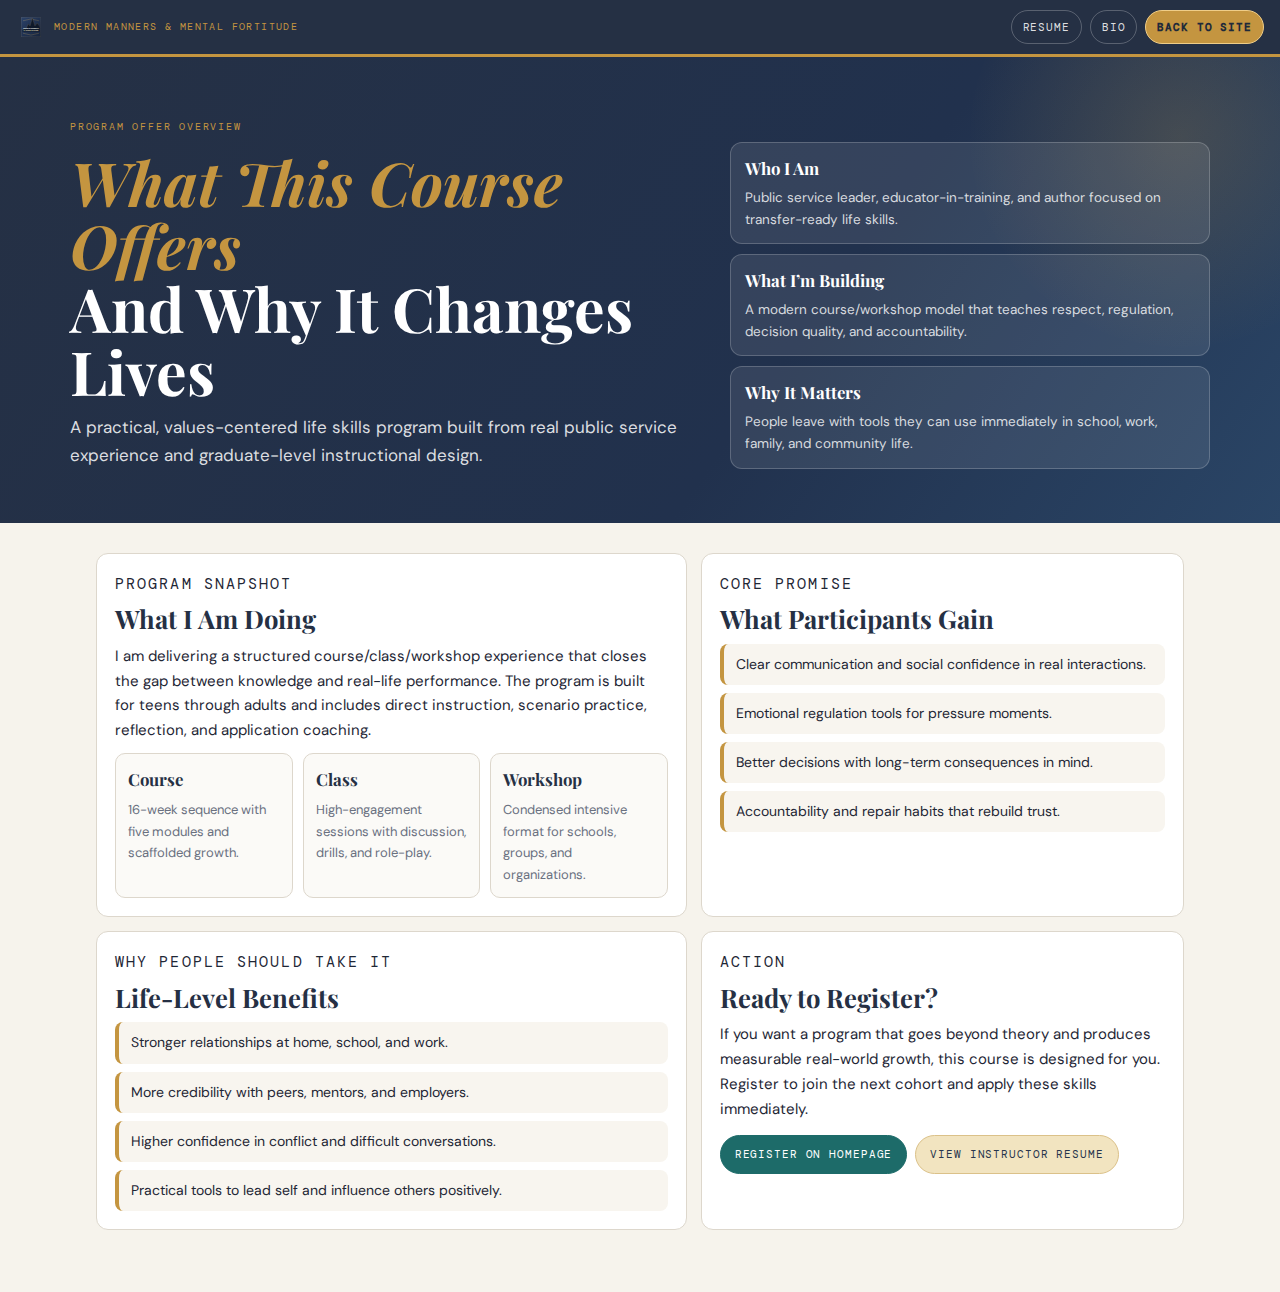
<file: docs/offer.html>
<!DOCTYPE html>
<html lang="en">
<head>
<meta charset="UTF-8">
<meta name="viewport" content="width=device-width, initial-scale=1.0">
<title>Program Offer | Modern Manners & Mental Fortitude</title>
<link href="https://fonts.googleapis.com/css2?family=Playfair+Display:ital,wght@0,700;0,900;1,700&family=DM+Sans:wght@300;400;500;600;700&family=DM+Mono:wght@400;500&display=swap" rel="stylesheet">
<style>
:root {
  --ink: #0e1118;
  --paper: #f6f3ec;
  --slate: #253044;
  --slate2: #344159;
  --gold: #c49540;
  --gold-lt: #f2e4c0;
  --teal: #1d6b69;
  --white: #fff;
  --rule: #ddd7cc;
  --muted: #697080;
}
* { box-sizing: border-box; margin: 0; padding: 0; }
body { background: var(--paper); color: var(--ink); font-family: 'DM Sans', sans-serif; line-height: 1.65; }
nav {
  position: sticky; top: 0; z-index: 50;
  background: var(--slate); border-bottom: 3px solid var(--gold);
  padding: 10px 16px; display: flex; align-items: center; justify-content: space-between; gap: 12px;
}
.brand { color: var(--gold); text-decoration: none; font-family: 'DM Mono', monospace; font-size: 10px; letter-spacing: .14em; text-transform: uppercase; display: inline-flex; align-items: center; gap: 8px; }
.brand img { width: 30px; height: 20px; object-fit: contain; border-radius: 4px; }
.nav-actions { display: flex; gap: 8px; flex-wrap: wrap; }
.nav-actions a { text-decoration: none; border: 1px solid rgba(255,255,255,.24); border-radius: 999px; padding: 7px 11px; font-size: 11px; font-family: 'DM Mono', monospace; letter-spacing: .08em; text-transform: uppercase; color: rgba(255,255,255,.86); }
.nav-actions a.primary { background: var(--gold); color: #1f2a3a; border-color: #efcd88; font-weight: 700; }

.hero {
  background: linear-gradient(125deg, var(--slate) 0%, #21314d 62%, #2a4566 100%);
  color: #fff;
  padding: 62px 26px 54px;
  position: relative;
  overflow: hidden;
}
.hero::before {
  content: ''; position: absolute; width: 420px; height: 420px; right: -110px; top: -130px; border-radius: 50%;
  background: radial-gradient(circle, rgba(196,149,64,.2) 0%, transparent 72%);
}
.hero-wrap { max-width: 1140px; margin: 0 auto; position: relative; z-index: 1; display: grid; grid-template-columns: 1.2fr .9fr; gap: 20px; align-items: end; }
.eyebrow { font-family: 'DM Mono', monospace; font-size: 10px; letter-spacing: .18em; text-transform: uppercase; color: var(--gold); margin-bottom: 14px; }
.hero h1 { font-family: 'Playfair Display', serif; font-size: clamp(2rem, 4.8vw, 3.8rem); line-height: 1.04; margin-bottom: 10px; }
.hero h1 em { color: var(--gold); font-style: italic; }
.hero-sub { color: rgba(255,255,255,.85); font-size: 17px; max-width: 680px; }
.value-stack { display: grid; gap: 10px; }
.value-card {
  background: rgba(255,255,255,.09); border: 1px solid rgba(255,255,255,.2); border-radius: 12px; padding: 12px 14px;
}
.value-card h3 { font-family: 'Playfair Display', serif; font-size: 1.05rem; margin-bottom: 4px; color: #fff; }
.value-card p { font-size: 13.5px; color: rgba(255,255,255,.82); }

.main { max-width: 1140px; margin: 0 auto; padding: 30px 26px 48px; }
.grid { display: grid; grid-template-columns: 1.1fr .9fr; gap: 14px; margin-bottom: 14px; }
.card { background: var(--white); border: 1px solid var(--rule); border-radius: 12px; padding: 18px; }
.kicker { font-family: 'DM Mono', monospace; font-size: 10px; letter-spacing: .14em; text-transform: uppercase; color: var(--muted); margin-bottom: 8px; }
.card h2 { font-family: 'Playfair Display', serif; color: var(--slate); font-size: 1.6rem; line-height: 1.15; margin-bottom: 10px; }
.card p { color: #1f2736; font-size: 15px; }

.offer-grid { display: grid; grid-template-columns: repeat(3, 1fr); gap: 10px; margin-top: 10px; }
.offer { border-radius: 10px; border: 1px solid var(--rule); background: #fbfaf7; padding: 12px; }
.offer h4 { font-family: 'Playfair Display', serif; color: var(--slate); font-size: 1.05rem; margin-bottom: 6px; }
.offer p { font-size: 13px; color: var(--muted); }

.points { display: grid; gap: 8px; }
.point { background: #f8f5ef; border-left: 4px solid var(--gold); border-radius: 8px; padding: 9px 12px; font-size: 14px; color: #1e2634; }

.cta {
  margin-top: 14px;
  display: flex; gap: 8px; flex-wrap: wrap;
}
.cta a {
  text-decoration: none;
  border-radius: 999px;
  padding: 9px 14px;
  font-family: 'DM Mono', monospace;
  font-size: 11px;
  letter-spacing: .08em;
  text-transform: uppercase;
  border: 1px solid rgba(37,48,68,.2);
}
.cta .primary { background: var(--teal); color: #fff; border-color: var(--teal); }
.cta .secondary { background: var(--gold-lt); color: #27354c; border-color: #dbc189; }

@media (max-width: 980px) {
  .hero-wrap { grid-template-columns: 1fr; }
  .grid { grid-template-columns: 1fr; }
  .offer-grid { grid-template-columns: 1fr; }
}
</style>
</head>
<body>
<nav>
  <a class="brand" href="index.html"><img src="assets/mmmf-site-mark.svg" alt="Site logo">Modern Manners &amp; Mental Fortitude</a>
  <div class="nav-actions">
    <a href="resume.html">Resume</a>
    <a href="bio.html">Bio</a>
    <a class="primary" href="index.html">Back to Site</a>
  </div>
</nav>

<header class="hero">
  <div class="hero-wrap">
    <div>
      <p class="eyebrow">Program Offer Overview</p>
      <h1><em>What This Course Offers</em><br>And Why It Changes Lives</h1>
      <p class="hero-sub">A practical, values-centered life skills program built from real public service experience and graduate-level instructional design.</p>
    </div>
    <div class="value-stack">
      <div class="value-card"><h3>Who I Am</h3><p>Public service leader, educator-in-training, and author focused on transfer-ready life skills.</p></div>
      <div class="value-card"><h3>What I’m Building</h3><p>A modern course/workshop model that teaches respect, regulation, decision quality, and accountability.</p></div>
      <div class="value-card"><h3>Why It Matters</h3><p>People leave with tools they can use immediately in school, work, family, and community life.</p></div>
    </div>
  </div>
</header>

<main class="main">
  <div class="grid">
    <section class="card">
      <p class="kicker">Program Snapshot</p>
      <h2>What I Am Doing</h2>
      <p>I am delivering a structured course/class/workshop experience that closes the gap between knowledge and real-life performance. The program is built for teens through adults and includes direct instruction, scenario practice, reflection, and application coaching.</p>
      <div class="offer-grid">
        <div class="offer"><h4>Course</h4><p>16-week sequence with five modules and scaffolded growth.</p></div>
        <div class="offer"><h4>Class</h4><p>High-engagement sessions with discussion, drills, and role-play.</p></div>
        <div class="offer"><h4>Workshop</h4><p>Condensed intensive format for schools, groups, and organizations.</p></div>
      </div>
    </section>

    <section class="card">
      <p class="kicker">Core Promise</p>
      <h2>What Participants Gain</h2>
      <div class="points">
        <div class="point">Clear communication and social confidence in real interactions.</div>
        <div class="point">Emotional regulation tools for pressure moments.</div>
        <div class="point">Better decisions with long-term consequences in mind.</div>
        <div class="point">Accountability and repair habits that rebuild trust.</div>
      </div>
    </section>
  </div>

  <div class="grid">
    <section class="card">
      <p class="kicker">Why People Should Take It</p>
      <h2>Life-Level Benefits</h2>
      <div class="points">
        <div class="point">Stronger relationships at home, school, and work.</div>
        <div class="point">More credibility with peers, mentors, and employers.</div>
        <div class="point">Higher confidence in conflict and difficult conversations.</div>
        <div class="point">Practical tools to lead self and influence others positively.</div>
      </div>
    </section>

    <section class="card">
      <p class="kicker">Action</p>
      <h2>Ready to Register?</h2>
      <p>If you want a program that goes beyond theory and produces measurable real-world growth, this course is designed for you. Register to join the next cohort and apply these skills immediately.</p>
      <div class="cta">
        <a class="primary" href="index.html">Register on Homepage</a>
        <a class="secondary" href="resume.html">View Instructor Resume</a>
      </div>
    </section>
  </div>
</main>
</body>
</html>
</file>
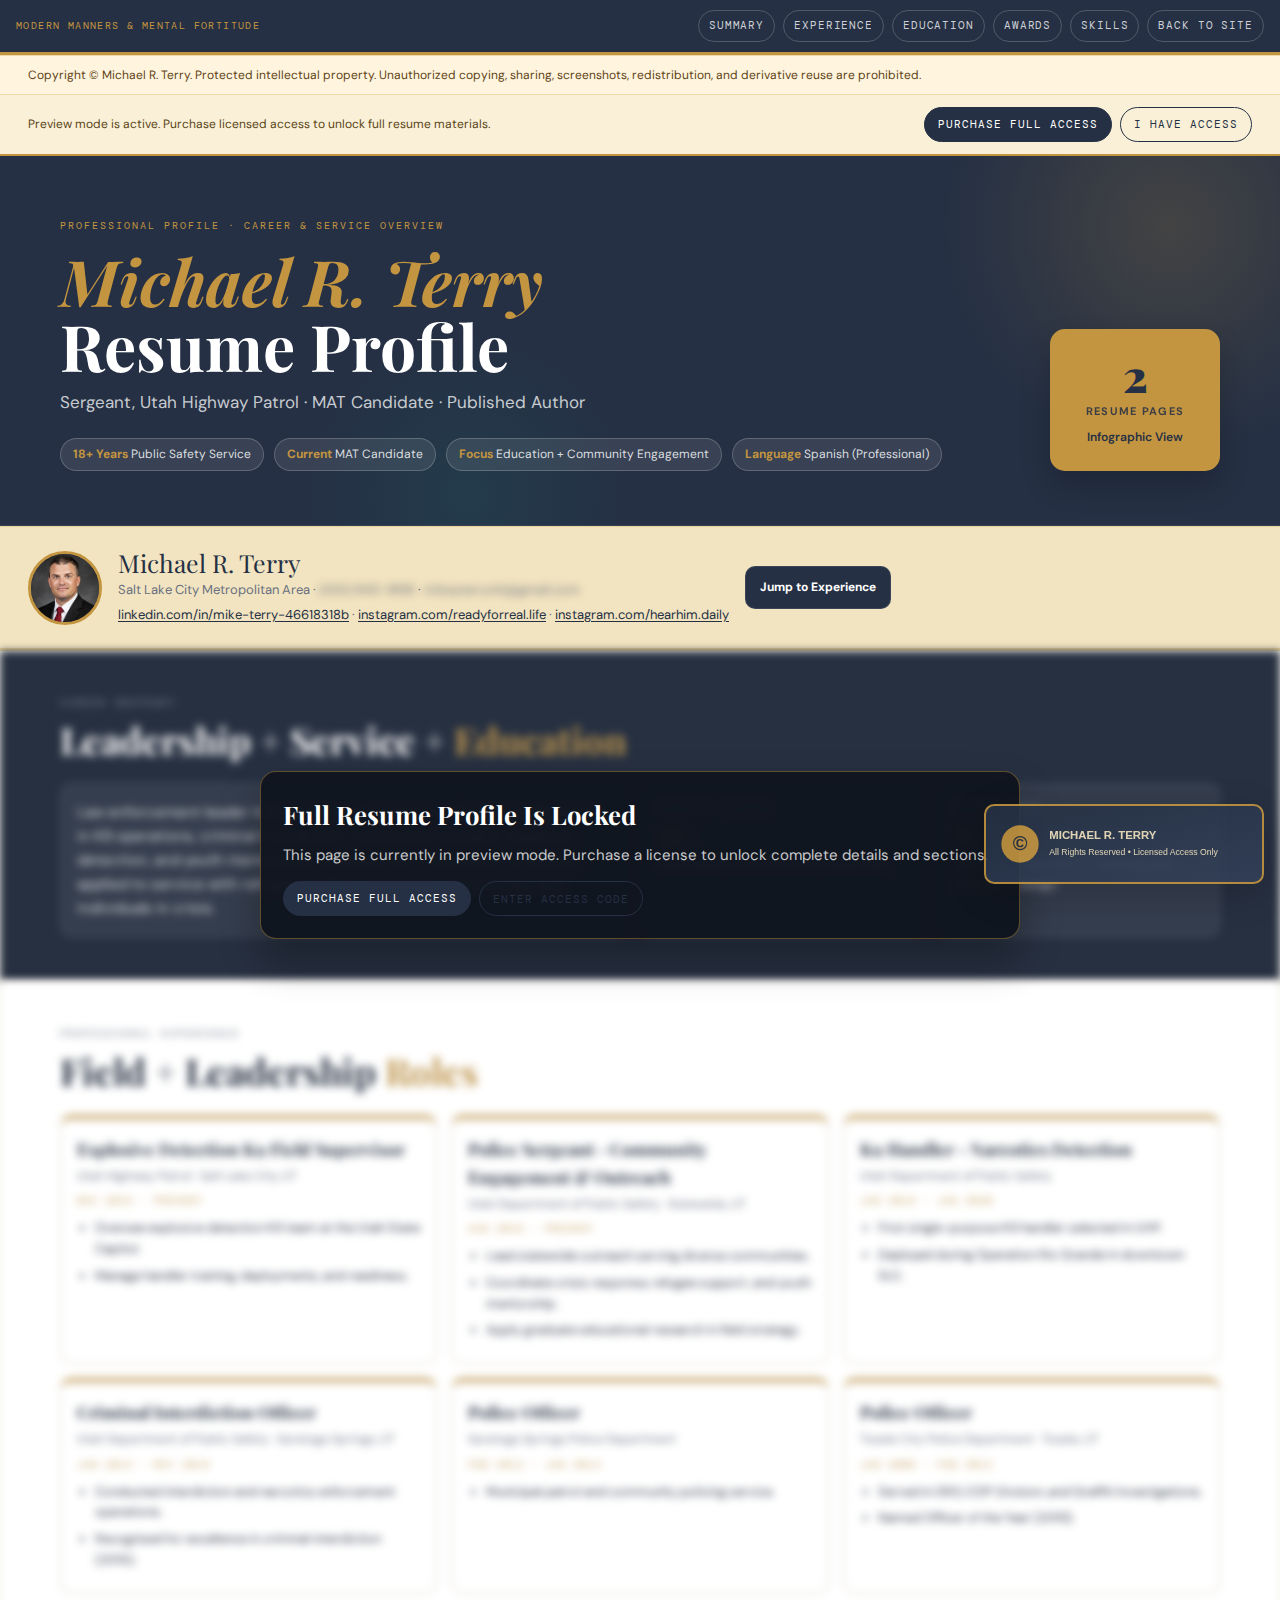
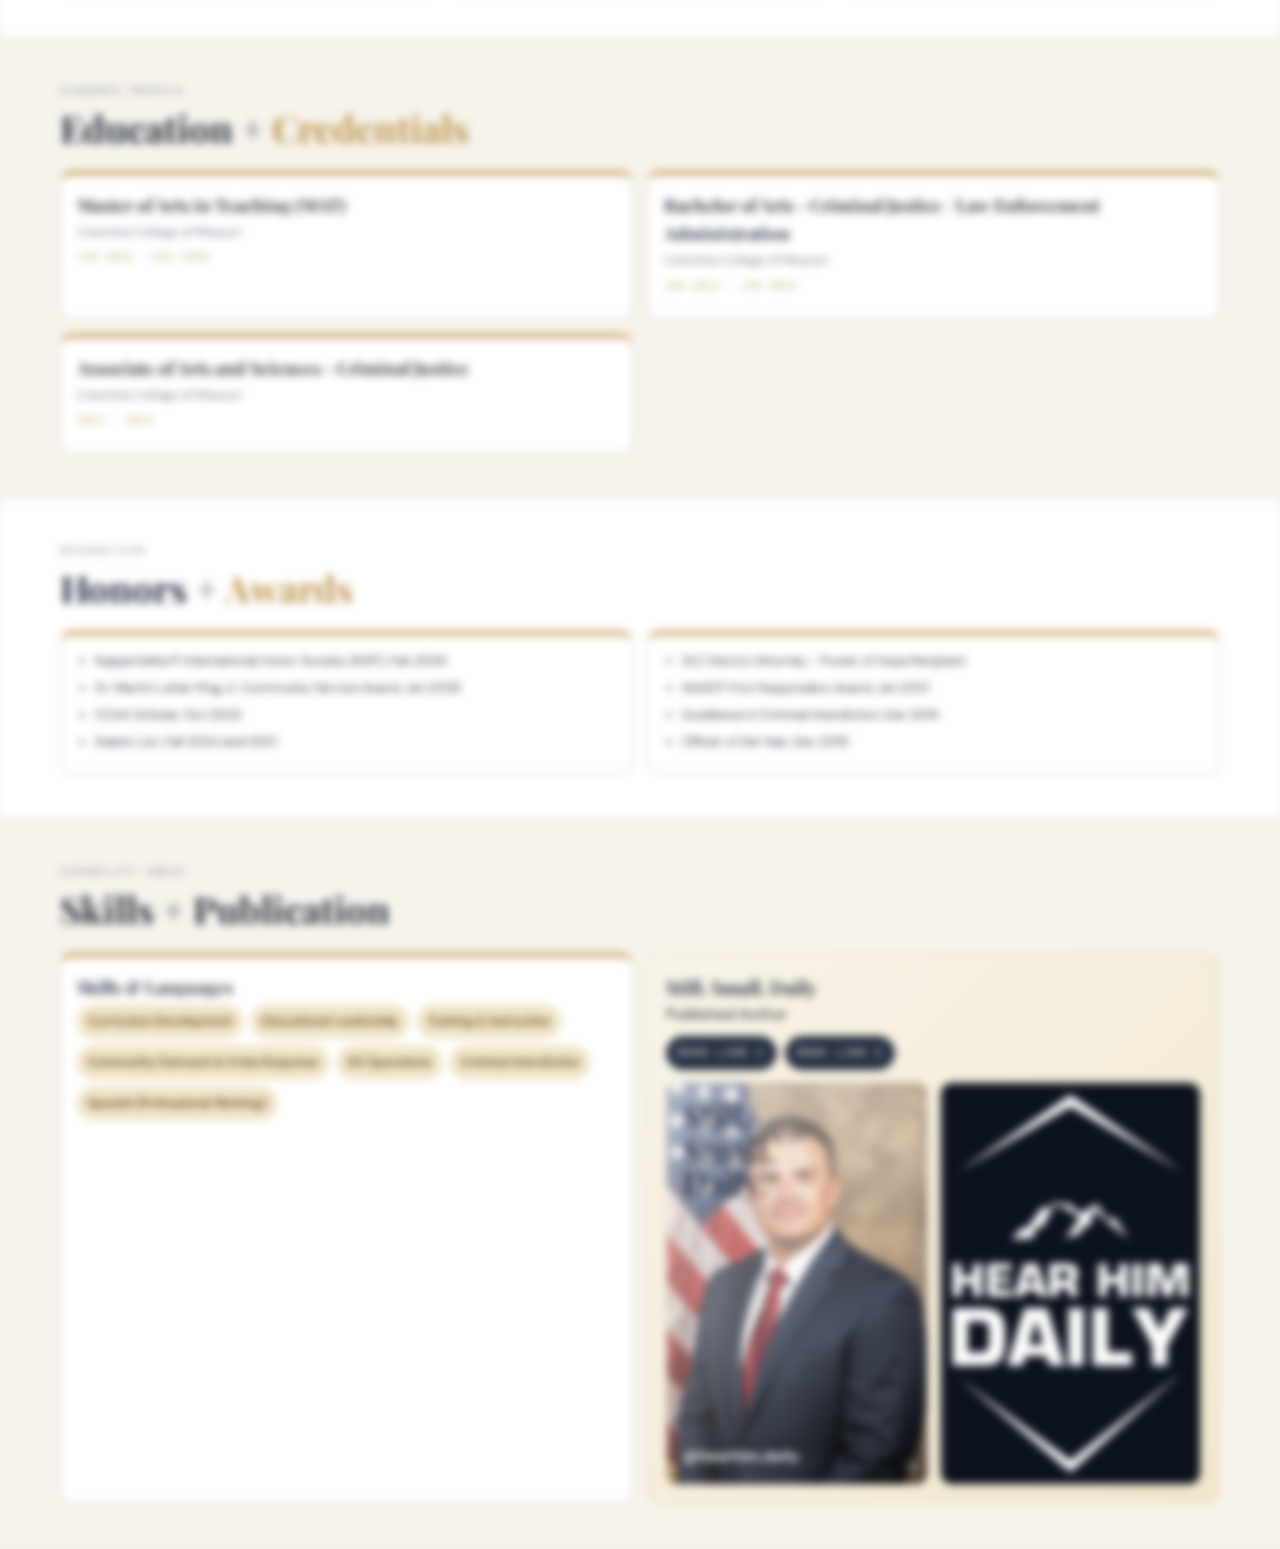
<file: docs/resume.html>
<!DOCTYPE html>
<html lang="en">
<head>
  <meta charset="UTF-8">
  <meta name="viewport" content="width=device-width, initial-scale=1.0">
  <title>Michael R. Terry | Resume Profile</title>
  <link href="https://fonts.googleapis.com/css2?family=Playfair+Display:ital,wght@0,700;0,900;1,700&family=DM+Sans:ital,wght@0,300;0,400;0,500;0,600;1,400&family=DM+Mono:wght@400;500&display=swap" rel="stylesheet">
  <style>
    :root {
      --ink: #0e1118;
      --paper: #f6f3ec;
      --slate: #253044;
      --slate2: #344159;
      --gold: #c49540;
      --gold-lt: #f2e4c0;
      --gold-dim: #e8d198;
      --teal: #1b6b6b;
      --rust: #b0432e;
      --sage: #456640;
      --muted: #697080;
      --rule: #ddd7cc;
      --white: #ffffff;
    }
    * { box-sizing: border-box; margin: 0; padding: 0; }
    html { scroll-behavior: smooth; }
    body { background: var(--paper); color: var(--ink); font-family: "DM Sans", sans-serif; font-size: 15px; line-height: 1.6; }
    nav {
      position: sticky; top: 0; z-index: 30; background: var(--slate); border-bottom: 3px solid var(--gold);
      display: flex; align-items: center; justify-content: space-between; gap: 16px; padding: 10px 16px;
    }
    .brand {
      color: var(--gold); text-decoration: none; font-family: "DM Mono", monospace; font-size: 10px;
      letter-spacing: .14em; text-transform: uppercase; white-space: nowrap;
    }
    .nav-links { display: flex; flex-wrap: wrap; gap: 8px; }
    .nav-links a {
      color: rgba(255,255,255,.78); text-decoration: none; font-size: 11px; font-family: "DM Mono", monospace;
      letter-spacing: .08em; text-transform: uppercase; border: 1px solid rgba(255,255,255,.2); border-radius: 999px; padding: 6px 10px;
    }
    .copyright-warning {
      background: #fff5df;
      color: #5f4315;
      border-top: 1px solid #edd8a6;
      border-bottom: 1px solid #edd8a6;
      padding: 10px 28px;
      font-size: 12px;
      line-height: 1.5;
    }
    .access-gate {
      background: #f9f0d7;
      border-bottom: 2px solid var(--gold);
      padding: 12px 28px;
      display: flex;
      align-items: center;
      justify-content: space-between;
      gap: 10px;
      flex-wrap: wrap;
    }
    .access-gate-copy { font-size: 12px; color: #5b4518; }
    .access-actions { display: flex; gap: 8px; flex-wrap: wrap; }
    .access-btn {
      border: 1px solid var(--slate);
      background: var(--slate);
      color: #fff;
      border-radius: 999px;
      padding: 8px 13px;
      font-size: 11px;
      letter-spacing: .09em;
      text-transform: uppercase;
      font-family: 'DM Mono', monospace;
      text-decoration: none;
      cursor: pointer;
    }
    .access-btn.secondary { background: transparent; color: var(--slate); }
    body.preview-locked .protected-content {
      filter: blur(4px) saturate(.85);
      pointer-events: none;
      user-select: none;
    }
    .protected-shell { position: relative; }
    .locked-overlay {
      display: none;
      position: absolute;
      left: 50%;
      top: 120px;
      transform: translateX(-50%);
      z-index: 22;
      width: min(760px, calc(100% - 32px));
      background: rgba(15,20,30,.95);
      color: #fff;
      border: 1px solid rgba(196,149,64,.45);
      border-radius: 16px;
      padding: 22px;
      box-shadow: 0 22px 40px rgba(0,0,0,.3);
    }
    body.preview-locked .locked-overlay { display: block; }
    .locked-overlay h3 { font-family: "Playfair Display", serif; font-size: 1.6rem; margin-bottom: 8px; }
    .locked-overlay p { color: rgba(255,255,255,.78); margin-bottom: 14px; }
    .copyright-floating {
      position: fixed;
      right: 16px;
      bottom: 16px;
      width: min(280px, 62vw);
      opacity: .9;
      z-index: 55;
      pointer-events: none;
    }
    .copyright-floating img { width: 100%; display: block; filter: drop-shadow(0 10px 20px rgba(0,0,0,.2)); }
    .hero {
      background: var(--slate); color: white; padding: 62px 28px 54px; position: relative; overflow: hidden;
      border-bottom: 1px solid rgba(255,255,255,.09);
    }
    .hero::before {
      content: ""; position: absolute; width: 460px; height: 460px; right: -120px; top: -160px; border-radius: 50%;
      background: radial-gradient(circle, rgba(196,149,64,.19) 0%, transparent 70%);
    }
    .hero::after {
      content: ""; position: absolute; width: 320px; height: 320px; left: 24%; bottom: -130px; border-radius: 50%;
      background: radial-gradient(circle, rgba(27,107,107,.2) 0%, transparent 70%);
    }
    .hero-wrap {
      max-width: 1160px; margin: 0 auto; display: grid; grid-template-columns: 1fr auto; align-items: end; gap: 30px; position: relative; z-index: 1;
    }
    .eyebrow {
      font-family: "DM Mono", monospace; font-size: 10px; letter-spacing: .2em; text-transform: uppercase; color: var(--gold); margin-bottom: 14px;
    }
    h1 { font-family: "Playfair Display", serif; font-size: clamp(2.2rem, 5vw, 4rem); line-height: 1.02; margin-bottom: 10px; }
    h1 em { color: var(--gold); font-style: italic; }
    .hero-sub { color: rgba(255,255,255,.75); font-size: 17px; margin-bottom: 22px; }
    .chips { display: flex; flex-wrap: wrap; gap: 10px; }
    .chip {
      background: rgba(255,255,255,.09); border: 1px solid rgba(255,255,255,.2); border-radius: 999px;
      padding: 6px 12px; font-size: 12px; color: rgba(255,255,255,.83);
    }
    .chip strong { color: var(--gold); font-weight: 700; }
    .hero-badge {
      background: var(--gold); color: var(--slate); border-radius: 15px; min-width: 170px;
      text-align: center; padding: 24px 20px; box-shadow: 0 14px 30px rgba(0,0,0,.2);
    }
    .hero-badge .num { display: block; font-family: "Playfair Display", serif; font-size: 2.8rem; line-height: 1; font-weight: 900; }
    .hero-badge .txt { font-size: 11px; letter-spacing: .12em; text-transform: uppercase; opacity: .85; font-weight: 700; }
    .hero-badge .subtxt { margin-top: 6px; font-size: 12px; font-weight: 600; }

    .profile-strip {
      background: var(--gold-lt); border-top: 1px solid var(--gold-dim); border-bottom: 3px solid var(--gold-dim);
      padding: 22px 28px; display: grid; grid-template-columns: auto 1fr auto; gap: 16px; align-items: center;
    }
    .profile-wrap { max-width: 1160px; margin: 0 auto; width: 100%; display: grid; grid-template-columns: auto 1fr auto; gap: 16px; align-items: center; }
    .avatar { width: 74px; height: 74px; border-radius: 50%; border: 3px solid var(--gold); overflow: hidden; background: var(--slate); }
    .avatar img { width: 100%; height: 100%; object-fit: cover; object-position: center 18%; display: block; }
    .name { font-family: "Playfair Display", serif; font-size: 1.55rem; color: var(--slate); line-height: 1.1; }
    .roles { font-size: 13px; color: var(--muted); margin-top: 4px; }
    .roles a { color: var(--slate); text-decoration: underline; text-underline-offset: 2px; }
    .roles a:hover { color: #1b2942; }
    .sensitive-contact { transition: filter .18s ease; }
    body.preview-locked .sensitive-contact { filter: blur(4px); user-select: none; pointer-events: none; }
    .btn {
      background: var(--slate); color: white; text-decoration: none; border-radius: 10px; padding: 11px 14px; font-size: 12px; font-weight: 700;
      border: 1px solid rgba(255,255,255,.1);
    }

    .section { padding: 44px 28px; border-bottom: 1px solid var(--rule); }
    .section.dark { background: var(--slate); color: white; }
    .section.alt { background: var(--white); }
    .container { max-width: 1160px; margin: 0 auto; }
    .section-label {
      font-family: "DM Mono", monospace; font-size: 10px; letter-spacing: .18em; text-transform: uppercase; margin-bottom: 8px; color: var(--muted);
    }
    .section.dark .section-label { color: rgba(255,255,255,.45); }
    .section-title { font-family: "Playfair Display", serif; font-size: clamp(1.6rem, 3vw, 2.3rem); line-height: 1.15; color: var(--slate); margin-bottom: 22px; }
    .section.dark .section-title { color: white; }
    .accent { color: var(--gold); }

    .summary-grid { display: grid; grid-template-columns: 2fr 1fr 1fr; gap: 14px; }
    .summary-main, .metric {
      border-radius: 12px; border: 1px solid rgba(255,255,255,.12); background: rgba(255,255,255,.07); padding: 16px;
    }
    .summary-main p { color: rgba(255,255,255,.8); }
    .metric .k { font-family: "DM Mono", monospace; font-size: 10px; letter-spacing: .12em; text-transform: uppercase; color: rgba(255,255,255,.55); }
    .metric .v { margin-top: 6px; font-family: "Playfair Display", serif; font-size: 1.7rem; color: var(--gold); line-height: 1; }
    .metric .d { margin-top: 6px; font-size: 12px; color: rgba(255,255,255,.78); }

    .cards3 { display: grid; grid-template-columns: repeat(3, 1fr); gap: 14px; }
    .cards2 { display: grid; grid-template-columns: 1fr 1fr; gap: 14px; }
    .card {
      background: var(--white); border: 1px solid var(--rule); border-radius: 12px; padding: 16px;
      border-top: 4px solid var(--gold);
    }
    .card h3 { font-family: "Playfair Display", serif; font-size: 1.1rem; color: var(--slate); margin-bottom: 4px; }
    .meta { font-size: 12px; color: var(--muted); margin-bottom: 7px; }
    .date { font-family: "DM Mono", monospace; font-size: 10px; letter-spacing: .1em; text-transform: uppercase; color: var(--gold); margin-bottom: 9px; }
    .card ul { margin-left: 18px; }
    .card li { margin-bottom: 6px; font-size: 13px; color: #2f384a; }

    .tags { display: flex; flex-wrap: wrap; gap: 8px; }
    .tag {
      background: var(--gold-lt); color: #5b471d; border: 1px solid #e2cf9a; border-radius: 999px; padding: 6px 10px;
      font-size: 12px; font-weight: 700;
    }
    .pub {
      background: linear-gradient(135deg, #f9f4e8 0%, #f3e6c7 100%); border: 1px solid #ebd7a7; border-radius: 12px; padding: 18px;
    }
    .pub strong { font-family: "Playfair Display", serif; font-size: 1.2rem; color: var(--slate); display: block; }
    .book-showcase {
      display: grid;
      grid-template-columns: 1fr 1fr;
      gap: 12px;
      margin-top: 12px;
    }
    .book-card {
      border: 1px solid var(--rule);
      border-radius: 12px;
      overflow: hidden;
      background: #0b1220;
      color: #fff;
      position: relative;
      min-height: 260px;
    }
    .book-card img { width: 100%; height: 100%; object-fit: cover; display: block; }
    .book-cover-overlay {
      position: absolute;
      inset: 0;
      display: flex;
      flex-direction: column;
      justify-content: space-between;
      padding: 16px;
      background: linear-gradient(120deg, rgba(255,255,255,.62) 0%, rgba(255,255,255,.12) 58%, rgba(0,0,0,.42) 100%);
      color: #111827;
    }
    .book-title-stack { font-family: "Playfair Display", serif; font-size: 2.1rem; line-height: 1; color: #111827; }
    .book-handle { color: #fff; font-weight: 700; text-shadow: 0 2px 8px rgba(0,0,0,.45); }
    .book-links { display: flex; flex-wrap: wrap; gap: 8px; margin-top: 10px; }
    .book-link {
      display: inline-block;
      text-decoration: none;
      border: 1px solid var(--slate);
      background: var(--slate);
      color: #fff;
      border-radius: 999px;
      padding: 7px 11px;
      font-size: 11px;
      letter-spacing: .08em;
      text-transform: uppercase;
      font-family: "DM Mono", monospace;
    }
    .util-btn {
      border: 1px solid var(--rule);
      background: var(--white);
      color: var(--ink);
      border-radius: 999px;
      padding: 8px 14px;
      font-size: 12px;
      font-weight: 600;
      cursor: pointer;
    }
    .util-btn.primary {
      border-color: var(--slate);
      background: var(--slate);
      color: #fff;
    }
    .modal { position: fixed; inset: 0; z-index: 80; display: none; }
    .modal.open { display: block; }
    .modal-backdrop { position: absolute; inset: 0; background: rgba(12,16,24,.58); }
    .modal-panel {
      position: relative;
      width: min(580px, calc(100% - 32px));
      margin: 10vh auto 0;
      background: var(--paper);
      border: 1px solid var(--rule);
      border-radius: 14px;
      padding: 18px;
    }
    .modal-title { font-family: "Playfair Display", serif; font-size: 1.3rem; color: var(--slate); margin-bottom: 6px; }
    .modal-sub { color: var(--muted); font-size: 13px; margin-bottom: 12px; }
    .form-grid { display: grid; gap: 8px; }
    .form-grid label { font-family: "DM Mono", monospace; font-size: 10px; letter-spacing: .12em; text-transform: uppercase; color: var(--muted); }
    .form-grid input {
      width: 100%;
      border: 1px solid var(--rule);
      border-radius: 10px;
      padding: 10px 12px;
      background: var(--white);
      color: var(--ink);
      font-size: 14px;
    }
    .form-status {
      margin-top: 10px;
      border: 1px solid var(--rule);
      border-radius: 10px;
      padding: 10px 12px;
      font-size: 13px;
      color: var(--slate);
      background: var(--white);
      display: none;
    }
    .modal-actions { margin-top: 14px; display: flex; justify-content: flex-end; gap: 8px; }

    @media (max-width: 980px) {
      .hero-wrap { grid-template-columns: 1fr; }
      .profile-wrap { grid-template-columns: auto 1fr; }
      .profile-wrap .btn { grid-column: 1 / -1; width: fit-content; }
      .summary-grid { grid-template-columns: 1fr; }
      .cards3 { grid-template-columns: 1fr; }
      .cards2 { grid-template-columns: 1fr; }
      .copyright-warning, .access-gate { padding: 12px 24px; }
      .locked-overlay { top: 80px; }
    }
  </style>
</head>
<body>
  <nav>
    <a class="brand" href="index.html">Modern Manners & Mental Fortitude</a>
    <div class="nav-links">
      <a href="#summary">Summary</a>
      <a href="#experience">Experience</a>
      <a href="#education">Education</a>
      <a href="#awards">Awards</a>
      <a href="#skills">Skills</a>
      <a href="index.html">Back to Site</a>
    </div>
  </nav>
  <div class="copyright-warning">
    Copyright © Michael R. Terry. Protected intellectual property. Unauthorized copying, sharing, screenshots, redistribution, and derivative reuse are prohibited.
  </div>
  <div class="access-gate" id="accessGate">
    <div class="access-gate-copy">Preview mode is active. Purchase licensed access to unlock full resume materials.</div>
    <div class="access-actions">
      <a class="access-btn" id="purchaseLinkTop" href="#">Purchase Full Access</a>
      <button class="access-btn secondary" id="unlockBtnTop" type="button">I Have Access</button>
    </div>
  </div>

  <header class="hero">
    <div class="hero-wrap">
      <div>
        <p class="eyebrow">Professional Profile · Career & Service Overview</p>
        <h1><em>Michael R. Terry</em><br>Resume Profile</h1>
        <p class="hero-sub">Sergeant, Utah Highway Patrol · MAT Candidate · Published Author</p>
        <div class="chips">
          <div class="chip"><strong>18+ Years</strong> Public Safety Service</div>
          <div class="chip"><strong>Current</strong> MAT Candidate</div>
          <div class="chip"><strong>Focus</strong> Education + Community Engagement</div>
          <div class="chip"><strong>Language</strong> Spanish (Professional)</div>
        </div>
      </div>
      <div class="hero-badge">
        <span class="num">2</span>
        <span class="txt">Resume Pages</span>
        <div class="subtxt">Infographic View</div>
      </div>
    </div>
  </header>

  <div class="profile-strip">
    <div class="profile-wrap">
      <div class="avatar"><img src="michael-terry-headshot.jpg" alt="Portrait of Michael R. Terry"></div>
      <div>
        <div class="name">Michael R. Terry</div>
        <div class="roles">Salt Lake City Metropolitan Area · <span class="sensitive-contact">(435) 840-1896</span> · <span class="sensitive-contact">mikeyterry44@gmail.com</span></div>
        <div class="roles"><a href="https://www.linkedin.com/in/mike-terry-46618318b/">linkedin.com/in/mike-terry-46618318b</a> · <a href="https://instagram.com/readyforreal.life">instagram.com/readyforreal.life</a> · <a href="https://instagram.com/hearhim.daily">instagram.com/hearhim.daily</a></div>
      </div>
      <a class="btn" href="#experience">Jump to Experience</a>
    </div>
  </div>

  <div class="protected-shell">
  <div class="locked-overlay" id="lockedOverlay">
    <h3>Full Resume Profile Is Locked</h3>
    <p>This page is currently in preview mode. Purchase a license to unlock complete details and sections.</p>
    <div class="access-actions">
      <a class="access-btn" id="purchaseLinkOverlay" href="#">Purchase Full Access</a>
      <button class="access-btn secondary" id="unlockBtnOverlay" type="button">Enter Access Code</button>
    </div>
  </div>
  <section class="section dark protected-content" id="summary">
    <div class="container">
      <p class="section-label">Career Snapshot</p>
      <h2 class="section-title">Leadership + Service + <span class="accent">Education</span></h2>
      <div class="summary-grid">
        <div class="summary-main">
          <p>Law enforcement leader transitioning to education with deep experience in K9 operations, criminal interdiction, community outreach, explosive detection, and youth mentorship. Graduate MAT coursework is actively applied to service with refugee families, immigrant communities, and individuals in crisis.</p>
        </div>
        <div class="metric">
          <div class="k">Years of Service</div>
          <div class="v">18+</div>
          <div class="d">Public safety and community leadership.</div>
        </div>
        <div class="metric">
          <div class="k">Current Role</div>
          <div class="v">MAT</div>
          <div class="d">Graduate preparation in teaching and curriculum design.</div>
        </div>
      </div>
    </div>
  </section>

  <section class="section alt protected-content" id="experience">
    <div class="container">
      <p class="section-label">Professional Experience</p>
      <h2 class="section-title">Field + Leadership <span class="accent">Roles</span></h2>
      <div class="cards3">
        <article class="card">
          <h3>Explosive Detection K9 Field Supervisor</h3>
          <div class="meta">Utah Highway Patrol · Salt Lake City, UT</div>
          <div class="date">Nov 2023 - Present</div>
          <ul>
            <li>Oversee explosive detection K9 team at the Utah State Capitol.</li>
            <li>Manage handler training, deployments, and readiness.</li>
          </ul>
        </article>
        <article class="card">
          <h3>Police Sergeant - Community Engagement & Outreach</h3>
          <div class="meta">Utah Department of Public Safety · Statewide, UT</div>
          <div class="date">Aug 2019 - Present</div>
          <ul>
            <li>Lead statewide outreach serving diverse communities.</li>
            <li>Coordinate crisis response, refugee support, and youth mentorship.</li>
            <li>Apply graduate educational research in field strategy.</li>
          </ul>
        </article>
        <article class="card">
          <h3>K9 Handler - Narcotics Detection</h3>
          <div class="meta">Utah Department of Public Safety</div>
          <div class="date">Jan 2016 - Jan 2020</div>
          <ul>
            <li>First single-purpose K9 handler selected in UHP.</li>
            <li>Deployed during Operation Rio Grande in downtown SLC.</li>
          </ul>
        </article>
        <article class="card">
          <h3>Criminal Interdiction Officer</h3>
          <div class="meta">Utah Department of Public Safety · Saratoga Springs, UT</div>
          <div class="date">Jan 2014 - May 2019</div>
          <ul>
            <li>Conducted interdiction and narcotics enforcement operations.</li>
            <li>Recognized for excellence in criminal interdiction (2015).</li>
          </ul>
        </article>
        <article class="card">
          <h3>Police Officer</h3>
          <div class="meta">Saratoga Springs Police Department</div>
          <div class="date">Feb 2012 - Jan 2014</div>
          <ul>
            <li>Municipal patrol and community policing service.</li>
          </ul>
        </article>
        <article class="card">
          <h3>Police Officer</h3>
          <div class="meta">Tooele City Police Department · Tooele, UT</div>
          <div class="date">Jan 2008 - Feb 2012</div>
          <ul>
            <li>Served in SRO, COP Division, and Graffiti Investigations.</li>
            <li>Named Officer of the Year (2010).</li>
          </ul>
        </article>
      </div>
    </div>
  </section>

  <section class="section protected-content" id="education">
    <div class="container">
      <p class="section-label">Academic Profile</p>
      <h2 class="section-title">Education + <span class="accent">Credentials</span></h2>
      <div class="cards2">
        <article class="card">
          <h3>Master of Arts in Teaching (MAT)</h3>
          <div class="meta">Columbia College of Missouri</div>
          <div class="date">Jan 2025 - Dec 2026</div>
        </article>
        <article class="card">
          <h3>Bachelor of Arts - Criminal Justice / Law Enforcement Administration</h3>
          <div class="meta">Columbia College of Missouri</div>
          <div class="date">Jan 2012 - Jan 2024</div>
        </article>
        <article class="card">
          <h3>Associate of Arts and Sciences - Criminal Justice</h3>
          <div class="meta">Columbia College of Missouri</div>
          <div class="date">2012 - 2014</div>
        </article>
      </div>
    </div>
  </section>

  <section class="section alt protected-content" id="awards">
    <div class="container">
      <p class="section-label">Recognition</p>
      <h2 class="section-title">Honors + <span class="accent">Awards</span></h2>
      <div class="cards2">
        <article class="card">
          <ul>
            <li>Kappa Delta Pi International Honor Society (KDP), Feb 2026</li>
            <li>Dr. Martin Luther King Jr. Community Service Award, Jan 2026</li>
            <li>CCAA Scholar, Oct 2025</li>
            <li>Dean's List, Fall 2024 and 2021</li>
          </ul>
        </article>
        <article class="card">
          <ul>
            <li>SLC District Attorney - Power of Hope Recipient</li>
            <li>NAACP First Responders Award, Jan 2021</li>
            <li>Excellence in Criminal Interdiction, Dec 2015</li>
            <li>Officer of the Year, Dec 2010</li>
          </ul>
        </article>
      </div>
    </div>
  </section>

  <section class="section protected-content" id="skills">
    <div class="container">
      <p class="section-label">Capability Areas</p>
      <h2 class="section-title">Skills + Publication</h2>
      <div class="cards2">
        <article class="card">
          <h3>Skills & Languages</h3>
          <div class="tags">
            <span class="tag">Curriculum Development</span>
            <span class="tag">Educational Leadership</span>
            <span class="tag">Training & Instruction</span>
            <span class="tag">Community Outreach & Crisis Response</span>
            <span class="tag">K9 Operations</span>
            <span class="tag">Criminal Interdiction</span>
            <span class="tag">Spanish (Professional Working)</span>
          </div>
        </article>
        <article class="pub">
          <strong>Still. Small. Daily</strong>
          Published Author
          <div class="book-links">
            <a class="book-link" href="https://a.co/d/01tD3p0R" target="_blank" rel="noopener noreferrer">Book Link 1</a>
            <a class="book-link" href="https://a.co/d/00Kf67G7" target="_blank" rel="noopener noreferrer">Book Link 2</a>
          </div>
          <div class="book-showcase">
            <div class="book-card">
              <img src="assets/creator.jpg" alt="Still. Small. Daily book image">
              <div class="book-cover-overlay">
                <div class="book-title-stack">Still.<br>Small.<br>Daily.</div>
                <div class="book-handle">@hearhim.daily</div>
              </div>
            </div>
            <div class="book-card">
              <img src="assets/hear-him-daily-logo.png" alt="Hear Him Daily logo">
            </div>
          </div>
        </article>
      </div>
    </div>
  </section>
  </div>

  <div class="copyright-floating" aria-hidden="true">
    <img src="assets/copyright-mark.svg" alt="">
  </div>

  <div class="modal" id="accessModal" aria-hidden="true">
    <div class="modal-backdrop" data-close-access></div>
    <div class="modal-panel">
      <h3 class="modal-title">Enter Licensed Access Code</h3>
      <p class="modal-sub">Paid customers receive an access code after purchase. Enter it to unlock this page.</p>
      <div class="form-grid">
        <label for="accessCodeInput">Access code</label>
        <input id="accessCodeInput" placeholder="Enter code">
      </div>
      <div id="accessStatus" class="form-status"></div>
      <div class="modal-actions">
        <button class="util-btn" type="button" id="accessCloseBtn">Close</button>
        <button class="util-btn primary" type="button" id="accessUnlockBtn">Unlock</button>
      </div>
    </div>
  </div>

  <script>
    const ACCESS_CONTROL = {
      storageKey: 'rrl_paid_access',
      unlockCode: 'MRT-PAID-2026',
      checkoutUrl: 'https://buy.stripe.com/'
    };
    const accessGate = document.getElementById('accessGate');
    const accessModal = document.getElementById('accessModal');
    const accessCodeInput = document.getElementById('accessCodeInput');
    const accessStatus = document.getElementById('accessStatus');
    const purchaseLinkTop = document.getElementById('purchaseLinkTop');
    const purchaseLinkOverlay = document.getElementById('purchaseLinkOverlay');
    const unlockBtnTop = document.getElementById('unlockBtnTop');
    const unlockBtnOverlay = document.getElementById('unlockBtnOverlay');
    const accessCloseBtn = document.getElementById('accessCloseBtn');
    const accessUnlockBtn = document.getElementById('accessUnlockBtn');
    function showAccessStatus(msg, isError) {
      if (!accessStatus) return;
      accessStatus.textContent = msg;
      accessStatus.style.display = 'block';
      accessStatus.style.borderColor = isError ? '#b0432e' : '#5f7f35';
    }
    function setLockedState(locked) {
      document.body.classList.toggle('preview-locked', locked);
      if (accessGate) accessGate.style.display = locked ? 'flex' : 'none';
    }
    function openAccessModal() {
      if (!accessModal) return;
      accessModal.classList.add('open');
      accessModal.setAttribute('aria-hidden', 'false');
      if (accessCodeInput) {
        accessCodeInput.value = '';
        accessCodeInput.focus();
      }
      if (accessStatus) accessStatus.style.display = 'none';
    }
    function closeAccessModal() {
      if (!accessModal) return;
      accessModal.classList.remove('open');
      accessModal.setAttribute('aria-hidden', 'true');
    }
    function isUnlocked() {
      return localStorage.getItem(ACCESS_CONTROL.storageKey) === '1';
    }
    if (purchaseLinkTop) purchaseLinkTop.href = ACCESS_CONTROL.checkoutUrl;
    if (purchaseLinkOverlay) purchaseLinkOverlay.href = ACCESS_CONTROL.checkoutUrl;
    setLockedState(!isUnlocked());
    unlockBtnTop?.addEventListener('click', openAccessModal);
    unlockBtnOverlay?.addEventListener('click', openAccessModal);
    accessCloseBtn?.addEventListener('click', closeAccessModal);
    document.querySelectorAll('[data-close-access]').forEach((el) => el.addEventListener('click', closeAccessModal));
    accessUnlockBtn?.addEventListener('click', () => {
      const code = String(accessCodeInput?.value || '').trim();
      if (code !== ACCESS_CONTROL.unlockCode) {
        showAccessStatus('Code not recognized. Please check your purchase email.', true);
        return;
      }
      localStorage.setItem(ACCESS_CONTROL.storageKey, '1');
      setLockedState(false);
      closeAccessModal();
    });
    document.addEventListener('contextmenu', (evt) => {
      if (document.body.classList.contains('preview-locked')) evt.preventDefault();
    });
    document.addEventListener('copy', (evt) => {
      if (document.body.classList.contains('preview-locked')) evt.preventDefault();
    });
    document.addEventListener('cut', (evt) => {
      if (document.body.classList.contains('preview-locked')) evt.preventDefault();
    });
    document.addEventListener('keydown', (evt) => {
      if (!document.body.classList.contains('preview-locked')) return;
      const k = evt.key.toLowerCase();
      if ((evt.metaKey || evt.ctrlKey) && (k === 'c' || k === 's' || k === 'p' || k === 'u')) evt.preventDefault();
    });
  </script>
</body>
</html>

<!-- deploy-refresh: 2026-03-05T17:24Z -->
</file>
<file: flyer-social.css>
:root { --ink:#1d1b16; --accent:#0b6b6b; }
* { box-sizing:border-box; }
body { margin:0; font-family:"IBM Plex Sans","Space Grotesk",sans-serif; background:#fff; }
.social {
  width:1080px;
  height:1350px;
  margin:0 auto;
  padding:48px;
  background: radial-gradient(circle at top left, #f5f0ff 0%, #e6f7ff 40%, #fff2e1 100%);
  display:flex;
  flex-direction:column;
  gap:24px;
}
header { display:flex; align-items:center; gap:20px; }
.logo { width:140px; height:140px; object-fit:contain; }
header h1 { margin:0; font-size:44px; }
header p { margin:6px 0 0; font-weight:700; color:var(--accent); }
.pill { margin-left:auto; padding:8px 14px; border-radius:999px; background:var(--accent); color:#fff; font-weight:700; text-transform:uppercase; letter-spacing:.08em; font-size:14px; }
.cards { display:grid; gap:16px; }
.card { background:#fff; border-radius:18px; padding:20px; border:1px solid rgba(0,0,0,0.1); font-size:22px; }
.card h2 { margin:0 0 8px; font-size:26px; }
.about { background:#fff; border-radius:18px; padding:20px; border:1px solid rgba(0,0,0,0.1); font-size:20px; }
.about h2 { margin:0 0 8px; font-size:26px; }
.cta { display:flex; justify-content:space-between; align-items:center; gap:20px; }
.cta a { background:var(--accent); color:#fff; text-decoration:none; padding:16px 26px; border-radius:999px; font-weight:700; font-size:22px; }
.qr img { width:180px; height:180px; border-radius:12px; border:1px solid rgba(0,0,0,0.1); }
.qr { text-align:center; font-size:18px; }
footer { margin-top:auto; font-size:20px; display:flex; justify-content:space-between; }
</file>
<file: flyer.css>
:root {
  --ink: #1d1b16;
  --accent: #0b6b6b;
  --accent-2: #f08a4b;
}

* { box-sizing: border-box; }

body {
  margin: 0;
  font-family: "IBM Plex Sans", "Space Grotesk", "Source Sans 3", sans-serif;
  color: var(--ink);
  background: radial-gradient(circle at top left, #f5f0ff 0%, #e6f7ff 40%, #fff2e1 100%);
}

.flyer {
  max-width: 900px;
  margin: 24px auto;
  padding: 28px;
  background: rgba(255,255,255,0.9);
  border-radius: 24px;
  border: 1px solid rgba(0,0,0,0.1);
  box-shadow: 0 30px 70px rgba(0,0,0,0.18);
}

.hero {
  display: grid;
  grid-template-columns: 120px 1fr auto;
  gap: 16px;
  align-items: center;
  padding: 16px;
  border-radius: 18px;
  background: linear-gradient(120deg, rgba(11,107,107,0.12), rgba(240,138,75,0.14));
}

.logo {
  width: 110px;
  height: 110px;
  object-fit: contain;
}

.hero-text h1 {
  margin: 0 0 6px;
  font-size: 28px;
}

.tagline {
  font-weight: 700;
  color: var(--accent);
  margin: 0 0 6px;
}

.subtitle { margin: 0; }

.coming-soon {
  padding: 8px 14px;
  border-radius: 999px;
  background: var(--accent);
  color: #fff;
  font-weight: 700;
  text-transform: uppercase;
  letter-spacing: 0.08em;
  font-size: 12px;
}

.content {
  display: grid;
  grid-template-columns: repeat(auto-fit, minmax(220px, 1fr));
  gap: 14px;
  margin: 20px 0;
}

.panel {
  padding: 14px;
  border-radius: 16px;
  border: 1px solid rgba(0,0,0,0.1);
  background: #fff;
}

.panel h2 {
  margin-top: 0;
  font-size: 16px;
}

.cta {
  display: flex;
  align-items: center;
  justify-content: space-between;
  gap: 16px;
  padding: 12px 0 4px;
}

.cta-button {
  background: var(--accent);
  color: #fff;
  padding: 12px 20px;
  border-radius: 999px;
  text-decoration: none;
  font-weight: 700;
  letter-spacing: 0.04em;
}

.qr {
  text-align: center;
  font-size: 12px;
  color: #4c4236;
}

.qr img {
  width: 120px;
  height: 120px;
  border-radius: 10px;
  border: 1px solid rgba(0,0,0,0.12);
}

.contact {
  display: flex;
  justify-content: space-between;
  gap: 20px;
  padding-top: 10px;
  border-top: 1px solid rgba(0,0,0,0.1);
}

@media print {
  body { background: #fff; }
  .flyer { box-shadow: none; border: none; margin: 0; }
}
</file>
